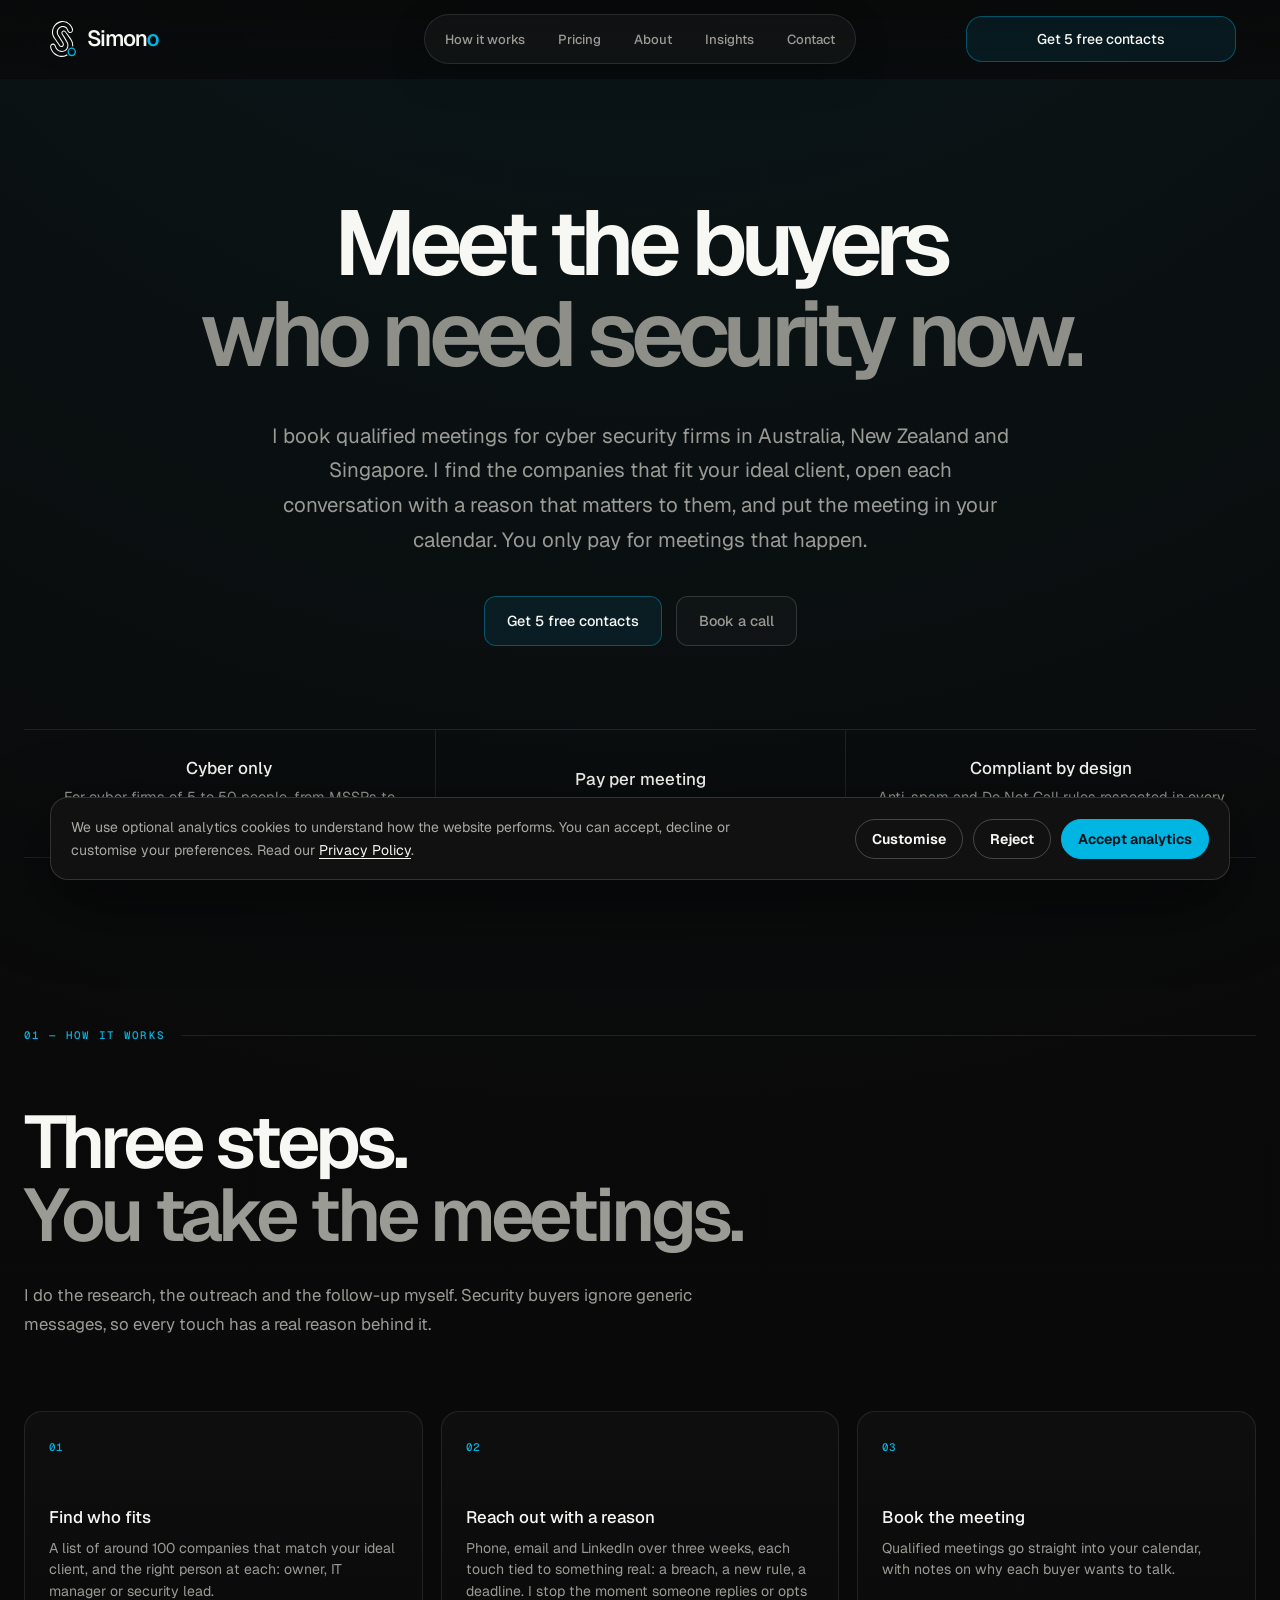
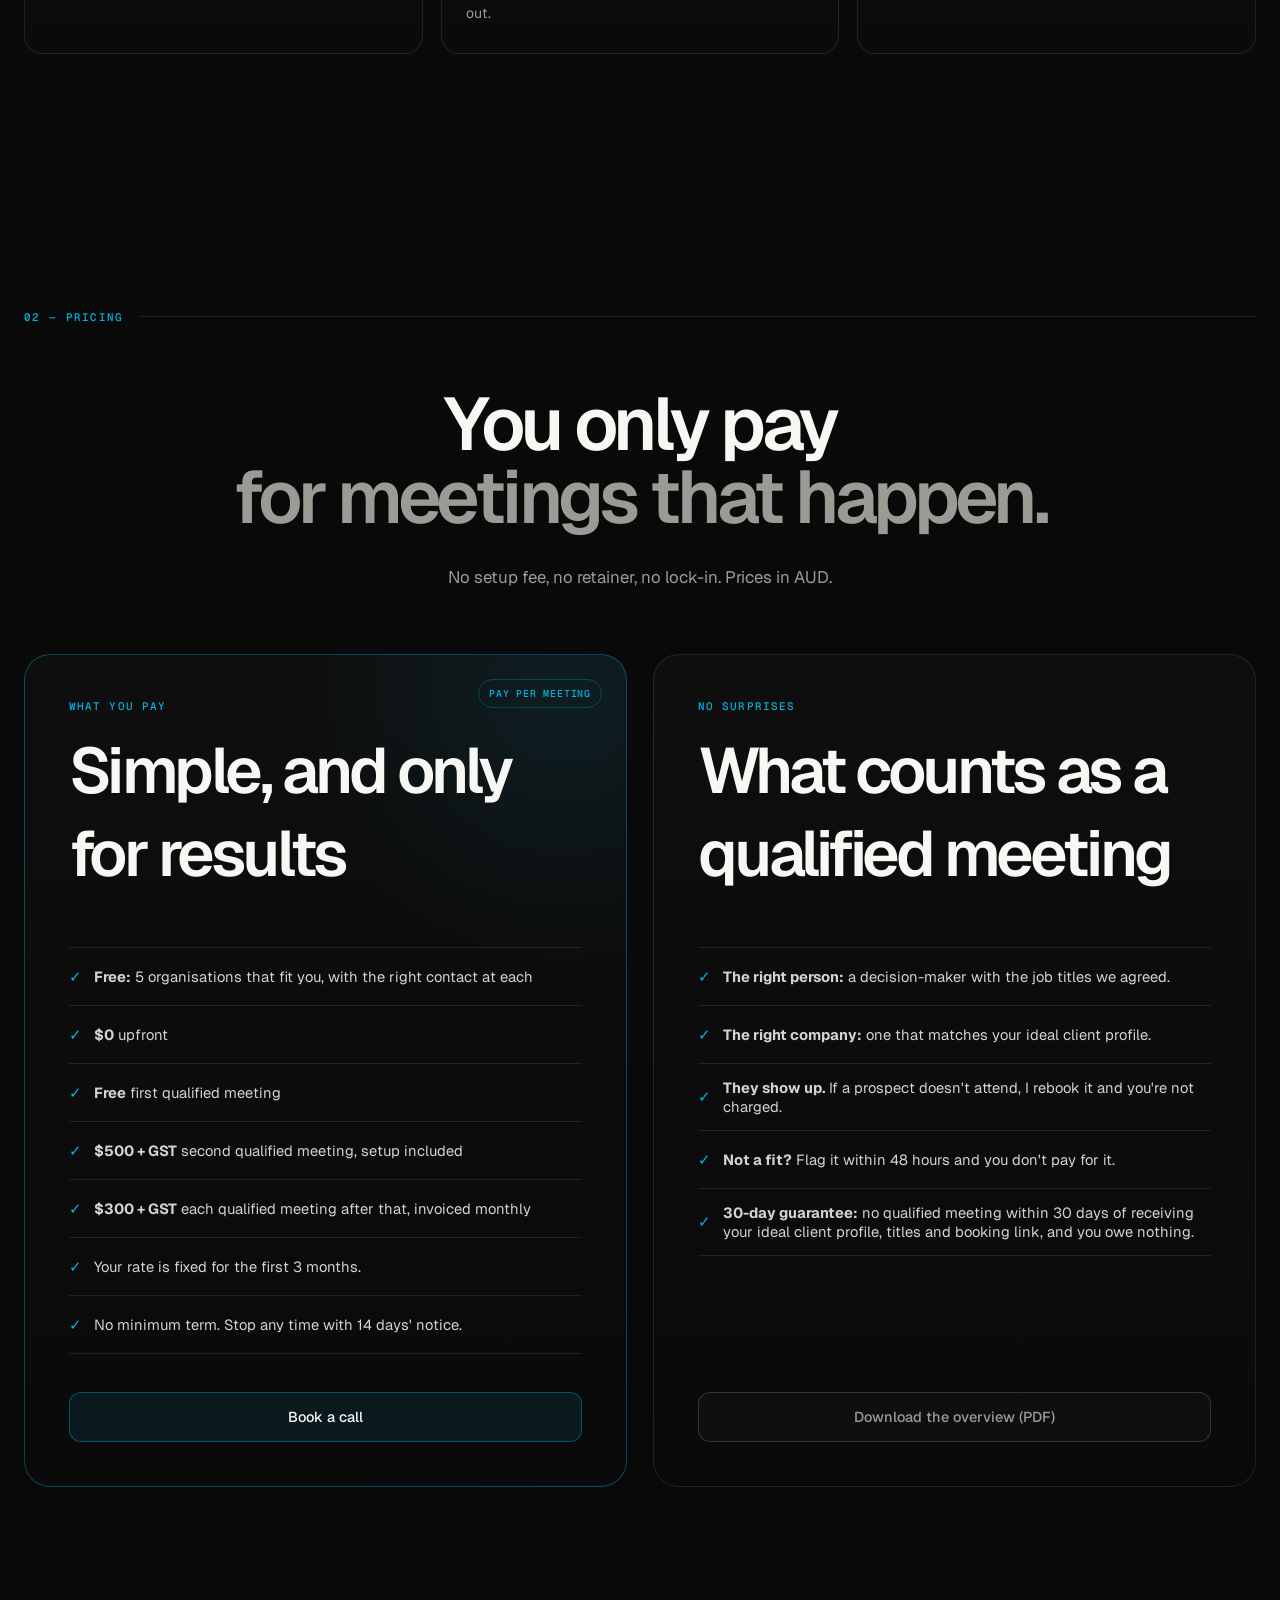
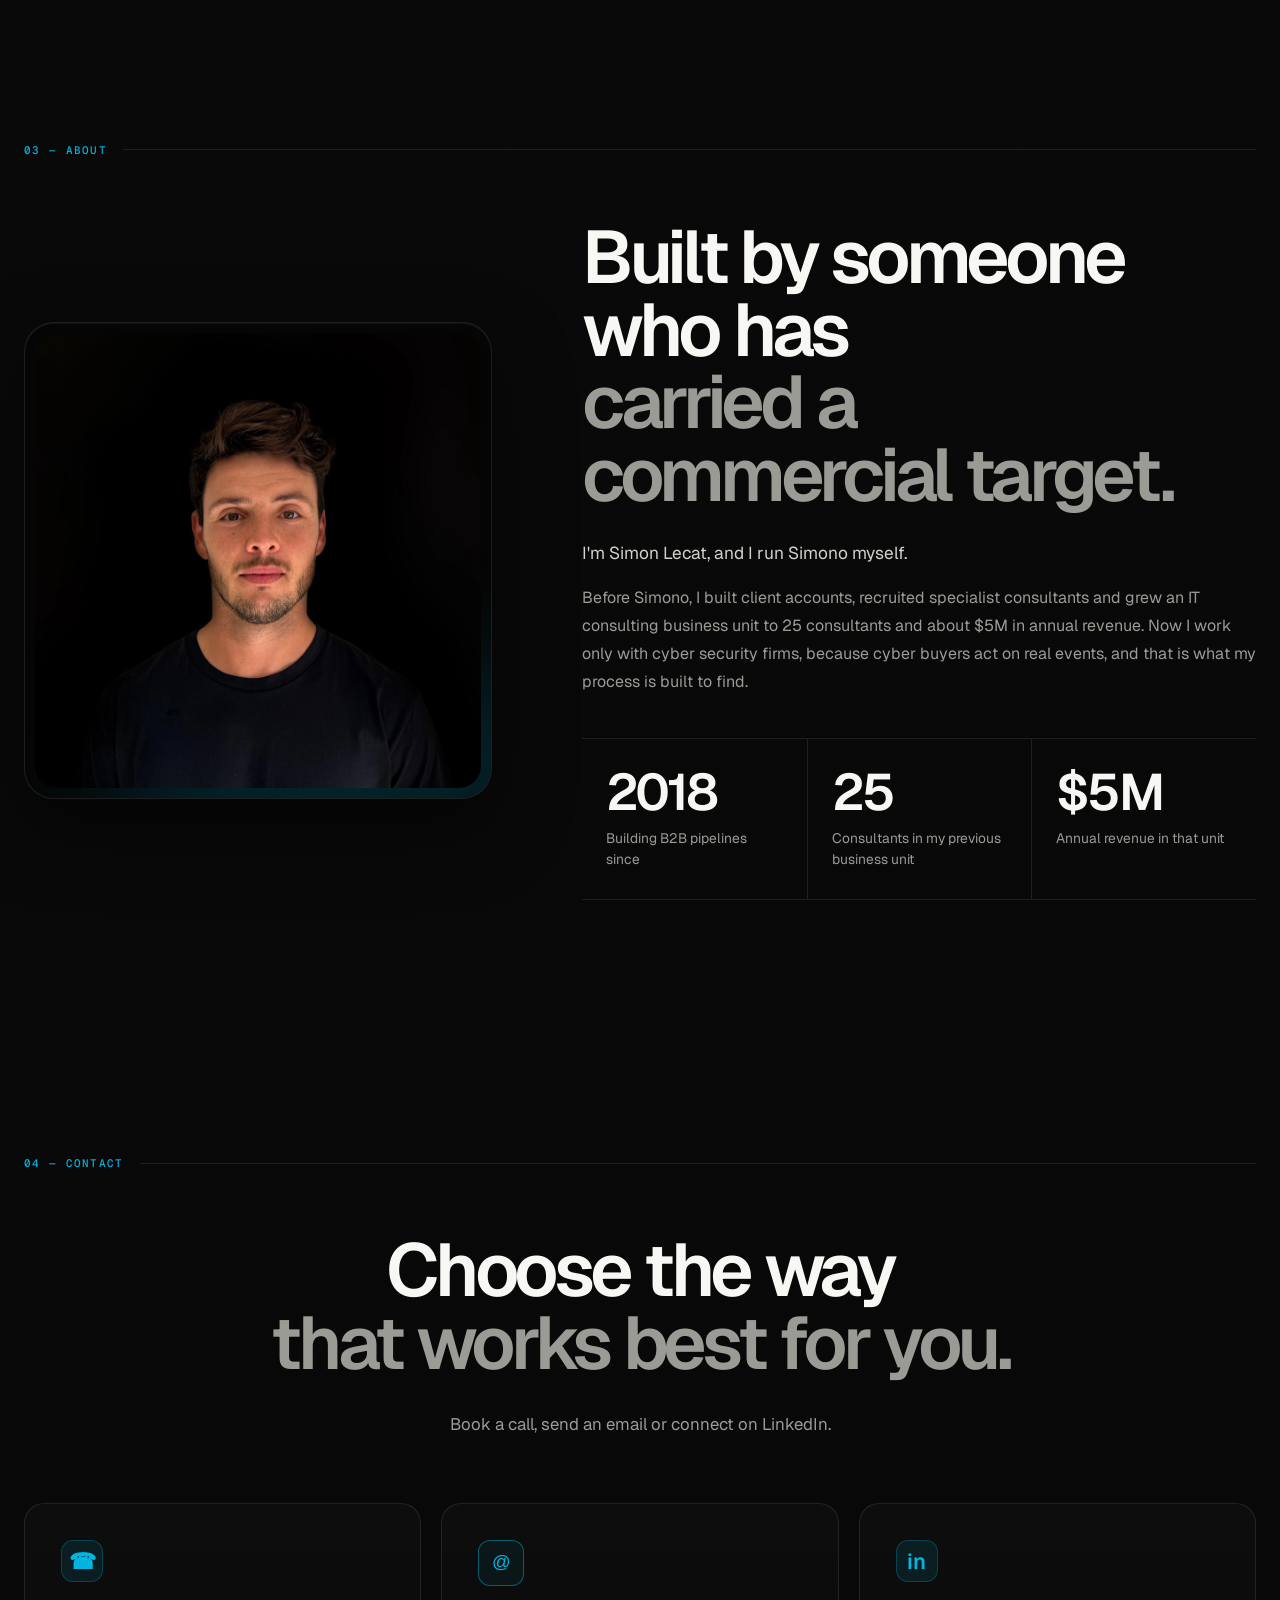
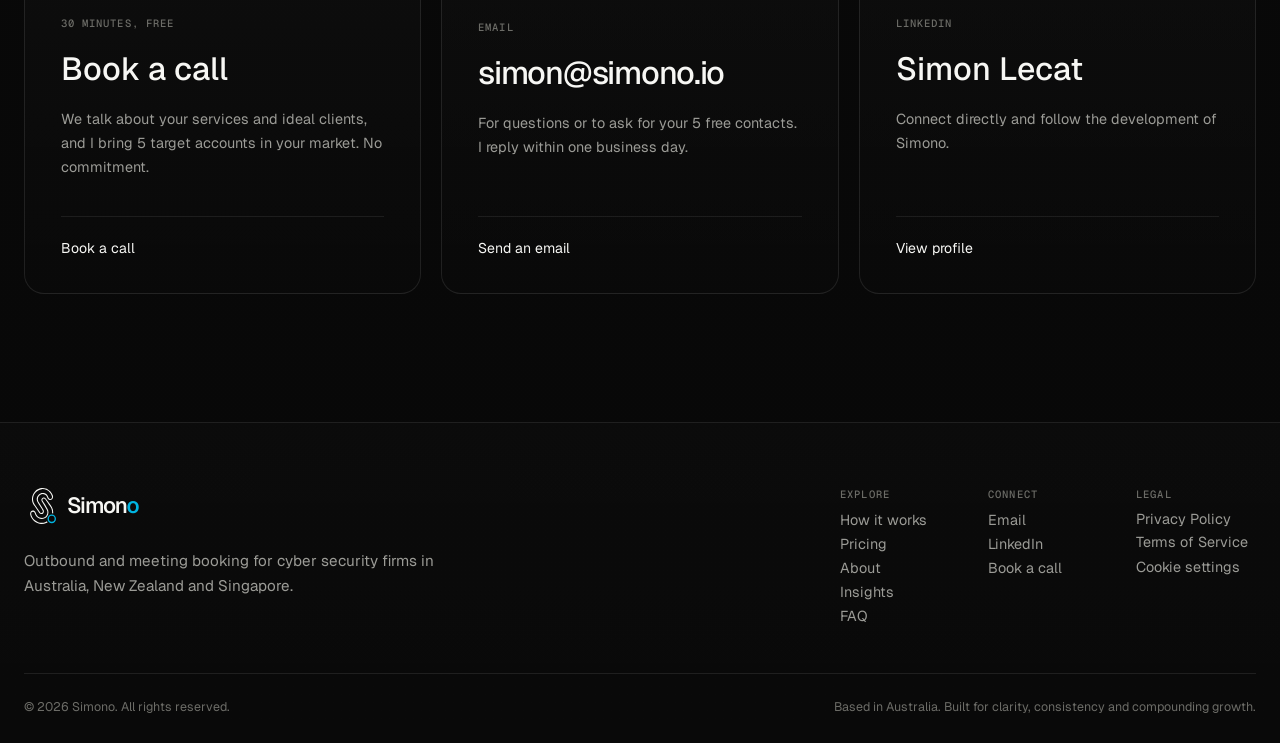
<file: index.html>
<!doctype html>

<html lang="en">
  <head>
    <meta charset="utf-8" />
    <meta content="width=device-width, initial-scale=1.0" name="viewport" />
    <meta
      content="Simono books qualified meetings for founder-led cyber security firms in Australia, New Zealand and Singapore, by tracking live buying triggers and reaching the right decision-maker by phone, email and LinkedIn."
      name="description"
    />
    <meta
      content="index,follow,max-image-preview:large,max-snippet:-1,max-video-preview:-1"
      name="robots"
    />
    <link href="https://www.simono.io/" rel="canonical" />
    <meta content="website" property="og:type" />
    <meta content="Simono" property="og:site_name" />
    <meta
      content="Simono — Outbound &amp; meeting booking for cyber security firms in Australia, NZ &amp; Singapore"
      property="og:title"
    />
    <meta
      content="Meetings with organisations that need security right now. Live buying triggers, the right decision-maker, and phone, email and LinkedIn outreach for cyber security firms."
      property="og:description"
    />
    <meta content="https://www.simono.io/" property="og:url" />
    <meta
      content="https://www.simono.io/assets/simono-og-2026.png"
      property="og:image"
    />
    <meta content="summary_large_image" name="twitter:card" />
    <meta
      content="Simono — Outbound &amp; meeting booking for cyber security firms in Australia, NZ &amp; Singapore"
      name="twitter:title"
    />
    <meta
      content="Meetings with organisations that need security right now. Live buying triggers, the right decision-maker, and phone, email and LinkedIn outreach for cyber security firms."
      name="twitter:description"
    />
    <meta
      content="https://www.simono.io/assets/simono-og-2026.png"
      name="twitter:image"
    />
    <title>
      Simono — Outbound &amp; meeting booking for cyber security firms in
      Australia, NZ &amp; Singapore
    </title>
    <!-- Simono favicon pack -->
    <link rel="icon" href="/favicon.ico" sizes="any" />
    <link rel="icon" type="image/svg+xml" href="/favicon.svg" />
    <link rel="icon" type="image/png" sizes="48x48" href="/favicon-48x48.png" />
    <link rel="icon" type="image/png" sizes="96x96" href="/favicon-96x96.png" />
    <link rel="apple-touch-icon" sizes="180x180" href="/apple-touch-icon.png" />
    <link rel="manifest" href="/site.webmanifest" />
    <meta name="theme-color" content="#090909" />

    <script type="application/ld+json">
      {
        "@context": "https://schema.org",
        "@graph": [
          {
            "@type": "Organization",
            "@id": "https://www.simono.io/#organization",
            "name": "Simono",
            "url": "https://www.simono.io/",
            "logo": "https://www.simono.io/assets/simono-logo.svg",
            "email": "simon@simono.io"
          },
          {
            "@type": "WebSite",
            "@id": "https://www.simono.io/#website",
            "url": "https://www.simono.io/",
            "name": "Simono",
            "publisher": { "@id": "https://www.simono.io/#organization" }
          },
          {
            "@type": "ProfessionalService",
            "@id": "https://www.simono.io/#service",
            "name": "Simono",
            "url": "https://www.simono.io/",
            "description": "Outbound and meeting booking for founder-led cyber security firms in Australia, New Zealand and Singapore, built on live buying triggers and responsible phone, email and LinkedIn outreach.",
            "provider": { "@id": "https://www.simono.io/#organization" },
            "areaServed": ["Australia", "New Zealand", "Singapore"],
            "serviceType": [
              "Cyber security outbound",
              "Appointment setting for cyber security firms",
              "SDR as a service",
              "Trigger-based prospecting",
              "Managed outbound"
            ]
          }
        ]
      }
    </script>
    <link href="https://fonts.googleapis.com" rel="preconnect" />
    <link crossorigin="" href="https://fonts.gstatic.com" rel="preconnect" />
    <link
      as="style"
      href="https://fonts.googleapis.com/css2?family=Geist:wght@400;500;600&amp;family=Geist+Mono:wght@400;500&amp;display=swap"
      rel="preload"
    />
    <link
      href="https://fonts.googleapis.com/css2?family=Geist:wght@400;500;600&amp;family=Geist+Mono:wght@400;500&amp;display=swap"
      media="print"
      onload="this.media = 'all'"
      rel="stylesheet"
    />
    <noscript
      ><link
        href="https://fonts.googleapis.com/css2?family=Geist:wght@400;500;600&amp;family=Geist+Mono:wght@400;500&amp;display=swap"
        rel="stylesheet"
    /></noscript>
    <style id="simono-consolidated-styles">
      :root {
        --bg: #090909;
        --bg-2: #0d0d0d;
        --surface: #111;
        --surface-2: #151515;
        --text: #f7f7f4;
        --muted: #9b9b96;
        --muted-2: #6c6c67;
        --accent: #00b5e2;
        --accent-soft: rgba(0, 181, 226, 0.1);
        --line: rgba(255, 255, 255, 0.09);
        --line-strong: rgba(255, 255, 255, 0.15);
        --max: 1240px;
        --ease: cubic-bezier(0.22, 0.61, 0.36, 1);
      }
      * {
        box-sizing: border-box;
        margin: 0;
        padding: 0;
      }
      html {
        scroll-behavior: smooth;
        background: var(--bg);
      }
      body {
        min-height: 100%;
        overflow-x: hidden;
        color: var(--text);
        background:
          radial-gradient(
            circle at 50% -10%,
            rgba(0, 181, 226, 0.09),
            transparent 28%
          ),
          linear-gradient(180deg, #0a0a0a, #080808);
        font-family: "Geist", Arial, sans-serif;
        -webkit-font-smoothing: antialiased;
      }
      body::before {
        content: "";
        position: fixed;
        inset: 0;
        z-index: -2;
        pointer-events: none;
        background-image:
          linear-gradient(rgba(255, 255, 255, 0.015) 1px, transparent 1px),
          linear-gradient(
            90deg,
            rgba(255, 255, 255, 0.015) 1px,
            transparent 1px
          );
        background-size: 76px 76px;
        mask-image: linear-gradient(to bottom, #000, transparent 75%);
      }
      a {
        color: inherit;
        text-decoration: none;
      }
      button {
        font: inherit;
      }
      .container {
        width: min(var(--max), calc(100% - 48px));
        margin: auto;
      }
      .nav {
        position: fixed;
        inset: 0 0 auto;
        z-index: 100;
        transition: 0.3s ease;
      }
      .nav.scrolled {
        background: rgba(9, 9, 9, 0.78);
        backdrop-filter: blur(18px);
        border-bottom: 1px solid var(--line);
      }
      .nav-inner {
        height: 78px;
        display: flex;
        align-items: center;
        justify-content: space-between;
        gap: 28px;
      }
      .brand {
        display: flex;
        align-items: center;
        gap: 13px;
      }
      .brand img {
        width: 34px;
        height: 34px;
        object-fit: contain;
        filter: invert(1) hue-rotate(180deg);
      }
      .brand span {
        font-size: 1rem;
        font-weight: 500;
        letter-spacing: 0.13em;
      }
      .brand b {
        color: var(--accent);
        font-weight: 500;
      }
      .nav-links {
        display: flex;
        align-items: center;
        gap: 28px;
        color: var(--muted);
        font-size: 0.88rem;
      }
      .nav-links a:hover {
        color: var(--text);
      }
      .button {
        display: inline-flex;
        align-items: center;
        justify-content: center;
        gap: 10px;
        min-height: 50px;
        padding: 0 22px;
        border: 1px solid rgba(0, 181, 226, 0.38);
        border-radius: 12px;
        background: rgba(0, 181, 226, 0.09);
        color: var(--text);
        font-size: 0.9rem;
        font-weight: 500;
        cursor: pointer;
        transition:
          transform 0.25s var(--ease),
          background 0.25s,
          border-color 0.25s;
      }
      .button:hover {
        transform: translateY(-2px);
        background: rgba(0, 181, 226, 0.15);
        border-color: var(--accent);
      }
      .button.secondary {
        border-color: var(--line-strong);
        background: rgba(255, 255, 255, 0.025);
        color: var(--muted);
      }
      .button.secondary:hover {
        color: var(--text);
        background: rgba(255, 255, 255, 0.055);
      }
      .menu {
        display: none;
        width: 44px;
        height: 44px;
        border: 1px solid var(--line);
        border-radius: 11px;
        background: var(--surface);
        color: var(--text);
      }
      .hero {
        padding: 176px 0 110px;
        text-align: center;
      }
      .hero-pill {
        width: max-content;
        max-width: 100%;
        margin: 0 auto 48px;
        padding: 10px 15px;
        border: 1px solid rgba(0, 181, 226, 0.2);
        border-radius: 999px;
        color: var(--muted);
        font: 500 0.7rem "Geist Mono";
        letter-spacing: 0.13em;
        text-transform: uppercase;
      }
      .hero-pill i {
        display: inline-block;
        width: 7px;
        height: 7px;
        margin-right: 10px;
        border-radius: 50%;
        background: var(--accent);
        box-shadow: 0 0 14px var(--accent);
      }
      .hero h1 {
        max-width: 1120px;
        margin: auto;
        font-size: clamp(4.2rem, 8.5vw, 8.6rem);
        font-weight: 600;
        letter-spacing: -0.072em;
        line-height: 0.91;
      }
      .hero h1 span {
        display: block;
        color: #8f8f8a;
      }
      .hero-lead {
        max-width: 760px;
        margin: 34px auto 0;
        color: var(--muted);
        font-size: clamp(1.08rem, 1.6vw, 1.3rem);
        line-height: 1.65;
      }
      .hero-actions {
        display: flex;
        justify-content: center;
        gap: 14px;
        margin-top: 38px;
      }
      .proof-strip {
        margin-top: 88px;
        display: grid;
        grid-template-columns: repeat(3, 1fr);
        border-top: 1px solid var(--line);
        border-bottom: 1px solid var(--line);
      }
      .proof-item {
        padding: 30px 34px;
        text-align: left;
      }
      .proof-item + .proof-item {
        border-left: 1px solid var(--line);
      }
      .proof-item strong {
        display: block;
        margin-bottom: 8px;
        font-size: 1.06rem;
        font-weight: 500;
      }
      .proof-item span {
        color: var(--muted);
        font-size: 0.9rem;
        line-height: 1.5;
      }
      .section {
        padding: 145px 0;
      }
      .section-head {
        display: flex;
        align-items: center;
        gap: 16px;
        margin-bottom: 70px;
      }
      .eyebrow {
        color: var(--accent);
        font: 500 0.68rem "Geist Mono";
        letter-spacing: 0.12em;
        text-transform: uppercase;
        white-space: nowrap;
      }
      .section-rule {
        height: 1px;
        flex: 1;
        background: var(--line);
      }
      .title {
        max-width: 920px;
        font-size: clamp(2.9rem, 5.8vw, 5.8rem);
        font-weight: 600;
        letter-spacing: -0.058em;
        line-height: 0.98;
      }
      .title span {
        display: block;
        color: var(--muted);
      }
      .intro {
        max-width: 680px;
        margin-top: 24px;
        color: var(--muted);
        font-size: 1.05rem;
        line-height: 1.72;
      }
      .diagnosis {
        display: grid;
        grid-template-columns: 0.9fr 1.1fr;
        gap: 90px;
        align-items: center;
      }
      .comparison {
        display: grid;
        grid-template-columns: 1fr 48px 1fr;
        gap: 16px;
        align-items: center;
      }
      .flow {
        display: grid;
        gap: 10px;
      }
      .flow-label {
        margin-bottom: 10px;
        text-align: center;
        color: var(--muted-2);
        font: 500 0.66rem "Geist Mono";
        letter-spacing: 0.11em;
        text-transform: uppercase;
      }
      .flow-label.accent {
        color: var(--accent);
      }
      .flow-node {
        padding: 14px;
        border: 1px solid var(--line);
        border-radius: 12px;
        background: var(--surface);
        text-align: center;
        color: #c8c8c3;
        font-size: 0.85rem;
      }
      .flow-node.good {
        border-color: rgba(0, 181, 226, 0.36);
        background: var(--accent-soft);
        color: var(--accent);
      }
      .arrow {
        text-align: center;
        color: #4f4f4b;
      }
      .vs {
        width: 42px;
        height: 42px;
        display: grid;
        place-items: center;
        border: 1px solid var(--line);
        border-radius: 50%;
        color: var(--muted);
        font: 500 0.68rem "Geist Mono";
      }
      .method-grid {
        display: grid;
        grid-template-columns: repeat(5, 1fr);
        gap: 18px;
        margin-top: 72px;
      }
      .method-card {
        padding: 28px 24px;
        border: 1px solid var(--line);
        border-radius: 18px;
        background: linear-gradient(
          180deg,
          rgba(255, 255, 255, 0.022),
          rgba(255, 255, 255, 0.006)
        );
        transition: 0.25s var(--ease);
      }
      .method-card:hover {
        transform: translateY(-4px);
        border-color: rgba(0, 181, 226, 0.3);
      }
      .method-card small {
        display: block;
        margin-bottom: 52px;
        color: var(--accent);
        font: 500 0.68rem "Geist Mono";
      }
      .method-card h3 {
        margin-bottom: 10px;
        font-size: 1.05rem;
        font-weight: 500;
      }
      .method-card p {
        color: var(--muted);
        font-size: 0.88rem;
        line-height: 1.55;
      }
      .offer-head {
        max-width: 900px;
        margin: 0 auto 62px;
        text-align: center;
      }
      .offer-head .intro {
        margin-left: auto;
        margin-right: auto;
      }
      .offer-grid {
        display: grid;
        grid-template-columns: 1fr 1fr;
        gap: 26px;
      }
      .offer-card {
        position: relative;
        display: flex;
        flex-direction: column;
        min-height: 610px;
        padding: 44px;
        border: 1px solid var(--line);
        border-radius: 26px;
        background: linear-gradient(
          180deg,
          rgba(255, 255, 255, 0.025),
          rgba(255, 255, 255, 0.007)
        );
        overflow: hidden;
        transition: 0.3s var(--ease);
      }
      .offer-card:hover {
        transform: translateY(-5px);
        border-color: rgba(0, 181, 226, 0.3);
      }
      .offer-card.featured {
        border-color: rgba(0, 181, 226, 0.35);
        background:
          radial-gradient(
            circle at 90% 5%,
            rgba(0, 181, 226, 0.09),
            transparent 28%
          ),
          linear-gradient(
            180deg,
            rgba(255, 255, 255, 0.025),
            rgba(255, 255, 255, 0.007)
          );
      }
      .badge {
        position: absolute;
        top: 24px;
        right: 24px;
        padding: 7px 10px;
        border: 1px solid rgba(0, 181, 226, 0.28);
        border-radius: 999px;
        color: var(--accent);
        font: 500 0.62rem "Geist Mono";
        letter-spacing: 0.08em;
        text-transform: uppercase;
      }
      .offer-card small {
        color: var(--accent);
        font: 500 0.68rem "Geist Mono";
        letter-spacing: 0.1em;
        text-transform: uppercase;
      }
      .offer-card h3 {
        margin: 16px 0 16px;
        font-size: clamp(3rem, 5vw, 4.8rem);
        font-weight: 600;
        letter-spacing: -0.055em;
      }
      .offer-card > p {
        max-width: 520px;
        min-height: 82px;
        color: var(--muted);
        line-height: 1.7;
      }
      .offer-list {
        display: grid;
        grid-template-rows: repeat(5, minmax(58px, auto));
        list-style: none;
        margin: 36px 0 38px;
        border-top: 1px solid var(--line);
      }
      .offer-list li {
        display: flex;
        align-items: center;
        gap: 12px;
        min-height: 58px;
        padding: 14px 0;
        border-bottom: 1px solid var(--line);
        color: #d3d3cf;
        font-size: 0.92rem;
      }
      .offer-list li::before {
        content: "✓";
        color: var(--accent);
      }
      /* Keep both solution CTA pairs perfectly aligned. */
      .offer-card > .button:first-of-type {
        margin-top: auto;
      }
      .framework-list {
        margin-top: 70px;
      }
      .framework-item {
        display: grid;
        grid-template-columns: 110px 1fr;
        gap: 46px;
        padding: 52px 0;
        border-top: 1px solid var(--line);
      }
      .framework-item:last-child {
        border-bottom: 1px solid var(--line);
      }
      .framework-index {
        color: var(--accent);
        font: 500 0.72rem "Geist Mono";
        letter-spacing: 0.12em;
      }
      .framework-copy {
        display: grid;
        grid-template-columns: 0.85fr 1fr;
        gap: 70px;
      }
      .framework-copy h3 {
        font-size: clamp(2rem, 3.6vw, 3.8rem);
        font-weight: 500;
        letter-spacing: -0.05em;
        line-height: 1.02;
      }
      .framework-copy p {
        max-width: 550px;
        color: var(--muted);
        line-height: 1.75;
      }
      .why-grid {
        display: grid;
        grid-template-columns: 0.9fr 1.1fr;
        gap: 90px;
        align-items: start;
      }
      .why-copy p {
        color: var(--muted);
        font-size: 1.08rem;
        line-height: 1.8;
      }
      .why-copy p + p {
        margin-top: 18px;
      }
      .metrics {
        display: grid;
        grid-template-columns: 1fr 1fr;
        border-top: 1px solid var(--line);
      }
      .metric {
        padding: 30px 24px;
        border-bottom: 1px solid var(--line);
      }
      .metric:nth-child(odd) {
        border-right: 1px solid var(--line);
      }
      .metric strong {
        display: block;
        margin-bottom: 8px;
        font-size: clamp(2.2rem, 4vw, 4rem);
        font-weight: 600;
        letter-spacing: -0.05em;
      }
      .metric span {
        color: var(--muted);
        font-size: 0.88rem;
      }
      .contact-wrap {
        padding: 150px 0 165px;
        text-align: center;
      }
      .contact-wrap .title {
        margin: auto;
      }
      .contact-wrap .intro {
        margin-left: auto;
        margin-right: auto;
      }
      .contact-grid {
        display: grid;
        grid-template-columns: repeat(3, 1fr);
        gap: 20px;
        margin-top: 64px;
        text-align: left;
      }
      .contact-card {
        position: relative;
        min-height: 280px;
        padding: 30px;
        border: 1px solid var(--line);
        border-radius: 20px;
        background: linear-gradient(
          180deg,
          rgba(255, 255, 255, 0.025),
          rgba(255, 255, 255, 0.007)
        );
        transition: 0.25s var(--ease);
      }
      .contact-card:hover {
        transform: translateY(-4px);
        border-color: rgba(0, 181, 226, 0.32);
      }
      .contact-icon {
        width: 42px;
        height: 42px;
        display: grid;
        place-items: center;
        margin-bottom: 46px;
        border: 1px solid rgba(0, 181, 226, 0.25);
        border-radius: 12px;
        color: var(--accent);
        background: var(--accent-soft);
      }
      .contact-card small {
        color: var(--muted-2);
        font: 500 0.66rem "Geist Mono";
        letter-spacing: 0.1em;
        text-transform: uppercase;
      }
      .contact-card h3 {
        margin: 10px 0 10px;
        font-size: 1.3rem;
        font-weight: 500;
      }
      .contact-card p {
        color: var(--muted);
        font-size: 0.9rem;
        line-height: 1.55;
      }
      .contact-action {
        position: absolute;
        left: 30px;
        right: 30px;
        bottom: 26px;
        display: flex;
        align-items: center;
        justify-content: space-between;
        color: var(--text);
        font-size: 0.88rem;
      }
      .copy-button {
        border: 0;
        background: none;
        color: inherit;
        cursor: pointer;
        text-align: left;
      }
      .footer {
        padding: 32px 0;
        border-top: 1px solid var(--line);
      }
      .footer-inner {
        display: grid;
        grid-template-columns: 1fr auto 1fr;
        align-items: center;
        gap: 20px;
      }
      .footer-center {
        color: var(--muted-2);
        font-size: 0.8rem;
      }
      .footer-links {
        justify-self: end;
        display: flex;
        gap: 20px;
        color: var(--muted);
        font-size: 0.82rem;
      }
      .reveal {
        opacity: 0;
        transform: translateY(26px);
        transition:
          opacity 0.75s var(--ease),
          transform 0.75s var(--ease);
      }
      .reveal.visible {
        opacity: 1;
        transform: none;
      }
      @media (max-width: 1050px) {
        .nav-links,
        .nav .button {
          display: none;
        }
        .menu {
          display: grid;
          place-items: center;
        }
        .diagnosis,
        .why-grid {
          grid-template-columns: 1fr;
        }
        .method-grid {
          grid-template-columns: repeat(2, 1fr);
        }
        .framework-copy {
          grid-template-columns: 1fr;
          gap: 22px;
        }
      }
      @media (max-width: 760px) {
        .container {
          width: min(var(--max), calc(100% - 28px));
        }
        .hero {
          padding: 135px 0 78px;
        }
        .hero h1 {
          font-size: clamp(3.4rem, 15vw, 5.1rem);
        }
        .hero-actions {
          flex-direction: column;
        }
        .proof-strip,
        .offer-grid,
        .contact-grid {
          grid-template-columns: 1fr;
        }
        .proof-item + .proof-item {
          border-left: 0;
          border-top: 1px solid var(--line);
        }
        .section {
          padding: 105px 0;
        }
        .comparison {
          grid-template-columns: 1fr;
        }
        .vs {
          margin: 8px auto;
        }
        .method-grid {
          grid-template-columns: 1fr;
        }
        .offer-card {
          min-height: 0;
          padding: 34px 26px;
        }
        .framework-item {
          grid-template-columns: 1fr;
          gap: 20px;
        }
        .metrics {
          grid-template-columns: 1fr;
        }
        .metric:nth-child(odd) {
          border-right: 0;
        }
        .contact-wrap {
          padding: 110px 0;
        }
        .footer-inner {
          grid-template-columns: 1fr;
          justify-items: start;
        }
        .footer-links {
          justify-self: start;
        }
      }
      @media (prefers-reduced-motion: reduce) {
        * {
          scroll-behavior: auto !important;
          animation: none !important;
          transition: none !important;
        }
      }
      :root {
        --accent: #00b5e2 !important;
        --accent-soft: rgba(0, 181, 226, 0.1) !important;
      }
      .nav {
        padding: 0 !important;
        background: rgba(9, 9, 9, 0.84) !important;
        border-bottom: 1px solid rgba(255, 255, 255, 0.07) !important;
        backdrop-filter: blur(16px) saturate(125%) !important;
        -webkit-backdrop-filter: blur(16px) saturate(125%) !important;
      }
      .nav.scrolled {
        background: rgba(9, 9, 9, 0.94) !important;
      }
      .nav .container {
        width: min(1240px, calc(100% - 48px)) !important;
        padding: 0 !important;
      }
      .nav-inner {
        min-height: 72px !important;
        display: grid !important;
        grid-template-columns: 220px minmax(0, 1fr) 220px !important;
        align-items: center !important;
        gap: 24px !important;
      }
      .nav .brand,
      .footer .brand {
        display: inline-flex !important;
        align-items: center !important;
        justify-content: flex-start !important;
        width: max-content !important;
        min-width: 0 !important;
        margin: 0 !important;
        padding: 0 !important;
        gap: 8px !important;
        transform: none !important;
        text-decoration: none !important;
        white-space: nowrap !important;
      }
      .simono-v3-mark {
        display: block !important;
        width: auto !important;
        height: 32px !important;
        max-width: none !important;
        flex: 0 0 auto !important;
        object-fit: contain !important;
        filter: none !important;
      }
      .simono-v3-wordmark {
        display: inline !important;
        margin: 0 !important;
        padding: 0 !important;
        font-family:
          "Geist",
          "Inter",
          -apple-system,
          BlinkMacSystemFont,
          "Segoe UI",
          sans-serif !important;
        font-size: 21px !important;
        font-weight: 500 !important;
        font-style: normal !important;
        line-height: 1 !important;
        letter-spacing: -0.045em !important;
        color: #f7f7f4 !important;
        font-kerning: normal !important;
        font-variant-ligatures: common-ligatures !important;
        -webkit-font-smoothing: antialiased !important;
        -moz-osx-font-smoothing: grayscale !important;
        text-rendering: geometricPrecision !important;
      }
      .simono-v3-o {
        display: inline !important;
        color: #00b5e2 !important;
        font: inherit !important;
        line-height: inherit !important;
        letter-spacing: inherit !important;
        vertical-align: baseline !important;
      }
      .nav-links {
        justify-self: center !important;
      }
      .nav-cta {
        justify-self: end !important;
      }
      .hero {
        padding-top: 124px !important;
      }
      .footer .simono-v3-mark {
        height: 28px !important;
      }
      .footer .simono-v3-wordmark {
        font-size: 19px !important;
      }
      .footer .brand {
        gap: 7px !important;
      }
      @media (max-width: 1050px) {
        .nav-inner {
          display: flex !important;
          min-height: 68px !important;
        }
        .simono-v3-mark {
          height: 29px !important;
        }
        .simono-v3-wordmark {
          font-size: 20px !important;
        }
      }
      @media (max-width: 720px) {
        .nav .container {
          width: min(100% - 28px, 1240px) !important;
        }
        .nav-inner {
          min-height: 64px !important;
        }
        .simono-v3-mark {
          height: 27px !important;
        }
        .simono-v3-wordmark {
          font-size: 18px !important;
        }
        .footer .simono-v3-mark {
          height: 25px !important;
        }
        .footer .simono-v3-wordmark {
          font-size: 17px !important;
        }
        .hero {
          padding-top: 106px !important;
        }
      }
      .nav-inner {
        grid-template-columns: 220px minmax(0, 1fr) 290px !important;
      }
      .nav-inner > a.button {
        width: 270px !important;
        min-width: 270px !important;
        max-width: 270px !important;
        height: 46px !important;
        min-height: 46px !important;
        padding: 0 18px !important;
        border-radius: 16px !important;
        display: inline-flex !important;
        align-items: center !important;
        justify-content: center !important;
        justify-self: end !important;
        flex: 0 0 270px !important;
        white-space: nowrap !important;
        word-break: normal !important;
        overflow-wrap: normal !important;
        flex-wrap: nowrap !important;
        font-size: 14px !important;
        line-height: 1 !important;
        text-align: center !important;
      }
      @media (max-width: 1050px) {
        .nav-inner > a.button {
          width: 250px !important;
          min-width: 250px !important;
          max-width: 250px !important;
          flex-basis: 250px !important;
          font-size: 13px !important;
        }
      }
      .nav {
        display: flex !important;
        justify-content: center !important;
      }
      .nav .container {
        max-width: 1240px !important;
        width: min(1240px, calc(100% - 64px)) !important;
        margin: 0 auto !important;
        padding: 0 12px !important;
      }
      .nav-inner {
        grid-template-columns: 220px 1fr 270px !important;
        align-items: center !important;
      }
      .nav-links {
        display: flex !important;
        justify-content: center !important;
        gap: 32px !important;
      }
      @media (max-width: 1050px) {
        .nav .container {
          width: min(100% - 32px, 1240px) !important;
        }
      }
      .proof-strip .proof-item {
        display: flex !important;
        flex-direction: column !important;
        justify-content: center !important;
        align-items: center !important;
        text-align: center !important;
      }
      .proof-strip .proof-item strong,
      .proof-strip .proof-item span {
        display: block !important;
        width: 100% !important;
        text-align: center !important;
        margin-left: auto !important;
        margin-right: auto !important;
      }
      body.booking-open {
        overflow: hidden !important;
      }
      .booking-overlay {
        position: fixed;
        inset: 0;
        z-index: 1000;
        display: none;
        overflow-y: auto;
        background: #000;
        color: #f7f7f4;
      }
      .booking-overlay.is-open {
        display: block;
      }
      .booking-shell {
        width: min(1440px, calc(100% - 48px));
        min-height: 100vh;
        margin: 0 auto;
        padding: 28px 0 56px;
      }
      .booking-topbar {
        display: flex;
        align-items: center;
        justify-content: space-between;
        min-height: 52px;
      }
      .booking-back,
      .booking-close {
        display: inline-flex;
        align-items: center;
        justify-content: center;
        min-height: 42px;
        border: 1px solid rgba(255, 255, 255, 0.12);
        border-radius: 12px;
        background: rgba(255, 255, 255, 0.035);
        color: #f7f7f4;
        cursor: pointer;
        transition: 0.2s ease;
      }
      .booking-back {
        padding: 0 16px;
        gap: 8px;
        font-size: 0.88rem;
      }
      .booking-close {
        width: 42px;
        padding: 0;
        font-size: 1.2rem;
      }
      .booking-back:hover,
      .booking-close:hover {
        border-color: rgba(0, 181, 226, 0.45);
        background: rgba(0, 181, 226, 0.09);
      }
      .booking-title {
        max-width: 1080px;
        margin: 26px auto 44px;
        text-align: center;
        font-family: "Geist", Arial, sans-serif;
        font-size: clamp(2.7rem, 5.8vw, 5.9rem);
        font-weight: 500;
        letter-spacing: -0.058em;
        line-height: 0.98;
      }
      .booking-frame {
        width: min(1348px, 100%);
        min-height: 690px;
        margin: 0 auto;
        overflow: hidden;
        border: 1px solid rgba(255, 255, 255, 0.14);
        border-radius: 18px;
        background: #171717;
        box-shadow: 0 30px 80px rgba(0, 0, 0, 0.5);
      }
      #simono-cal-inline {
        width: 100%;
        min-height: 690px;
        overflow: auto;
      }
      .booking-powered {
        margin-top: 28px;
        text-align: center;
        color: #d8d8d4;
        font-size: 1.05rem;
        font-weight: 600;
      }
      @media (max-width: 760px) {
        .booking-shell {
          width: min(100% - 22px, 1440px);
          padding-top: 14px;
        }
        .booking-title {
          margin: 22px auto 30px;
          font-size: clamp(2.35rem, 12vw, 4rem);
        }
        .booking-frame,
        #simono-cal-inline {
          min-height: 760px;
        }
      }
      .why-grid {
        grid-template-columns: 0.75fr 1.25fr !important;
        align-items: center !important;
      }
      .founder-photo {
        display: flex;
        justify-content: center;
      }
      .founder-photo img {
        width: 100%;
        max-width: 380px;
        aspect-ratio: 1/1;
        object-fit: cover;
        border-radius: 22px;
        border: 1px solid rgba(255, 255, 255, 0.08);
        box-shadow: 0 20px 60px rgba(0, 0, 0, 0.45);
      }
      @media (max-width: 1050px) {
        .why-grid {
          grid-template-columns: 1fr !important;
        }
        .founder-photo {
          margin-bottom: 32px;
        }
      }
      #why .section-head {
        margin-bottom: 56px;
      }
      .why-premium {
        display: grid;
        grid-template-columns: minmax(320px, 0.82fr) minmax(0, 1.18fr);
        gap: clamp(54px, 7vw, 110px);
        align-items: center;
      }
      .why-visual {
        position: relative;
      }
      .why-photo-frame {
        position: relative;
        width: 100%;
        max-width: 470px;
        margin: 0 auto;
        padding: 10px;
        overflow: hidden;
        border: 1px solid rgba(255, 255, 255, 0.1);
        border-radius: 30px;
        background: linear-gradient(
          180deg,
          rgba(255, 255, 255, 0.055),
          rgba(255, 255, 255, 0.012)
        );
        box-shadow:
          0 28px 80px rgba(0, 0, 0, 0.46),
          inset 0 1px 0 rgba(255, 255, 255, 0.05);
      }
      .why-photo-frame img {
        position: relative;
        z-index: 1;
        display: block;
        width: 100%;
        height: auto;
        aspect-ratio: auto;
        object-fit: contain;
        object-position: center center;
        border-radius: 22px;
        filter: saturate(0.92) contrast(1.03);
      }
      .why-photo-glow {
        position: absolute;
        inset: auto -18% -14% 15%;
        z-index: 0;
        height: 44%;
        border-radius: 50%;
        background: rgba(0, 181, 226, 0.18);
        filter: blur(58px);
        pointer-events: none;
      }
      .why-photo-label {
        position: absolute;
        z-index: 2;
        left: 28px;
        bottom: 28px;
        display: inline-flex;
        align-items: center;
        gap: 10px;
        padding: 11px 14px;
        border: 1px solid rgba(255, 255, 255, 0.13);
        border-radius: 999px;
        background: rgba(9, 9, 9, 0.72);
        backdrop-filter: blur(14px);
        -webkit-backdrop-filter: blur(14px);
        color: #e8e8e4;
        font: 500 0.69rem "Geist Mono";
        letter-spacing: 0.06em;
        text-transform: uppercase;
      }
      .why-photo-dot {
        width: 7px;
        height: 7px;
        border-radius: 50%;
        background: var(--accent);
        box-shadow: 0 0 14px var(--accent);
      }
      .why-content {
        display: flex;
        flex-direction: column;
        gap: 42px;
      }
      .why-copy-premium {
        max-width: 760px;
      }
      .why-kicker {
        display: block;
        margin-bottom: 18px;
        color: var(--accent);
        font: 500 0.68rem "Geist Mono";
        letter-spacing: 0.12em;
        text-transform: uppercase;
      }
      .why-copy-premium .title {
        max-width: 780px;
      }
      .why-copy-premium .why-lead {
        margin-top: 26px;
        color: #d3d3ce;
        font-size: 1.08rem;
        line-height: 1.75;
      }
      .why-copy-premium p:last-child {
        margin-top: 16px;
        max-width: 710px;
        color: var(--muted);
        font-size: 1rem;
        line-height: 1.75;
      }
      .why-metrics-premium {
        display: grid;
        grid-template-columns: repeat(3, 1fr);
        border-top: 1px solid var(--line);
        border-bottom: 1px solid var(--line);
      }
      .why-metric {
        min-width: 0;
        padding: 28px 24px 30px;
      }
      .why-metric + .why-metric {
        border-left: 1px solid var(--line);
      }
      .why-metric strong {
        display: block;
        margin-bottom: 10px;
        color: var(--text);
        font-size: clamp(2.4rem, 4vw, 4.2rem);
        font-weight: 600;
        letter-spacing: -0.055em;
        line-height: 1;
      }
      .why-metric span {
        display: block;
        max-width: 190px;
        color: var(--muted);
        font-size: 0.86rem;
        line-height: 1.5;
      }
      @media (max-width: 1050px) {
        .why-premium {
          grid-template-columns: 1fr;
          gap: 54px;
        }
        .why-photo-frame {
          max-width: 520px;
        }
        .why-content {
          max-width: 900px;
          margin: 0 auto;
        }
      }
      @media (max-width: 700px) {
        .why-photo-frame {
          padding: 7px;
          border-radius: 24px;
        }
        .why-photo-frame img {
          border-radius: 18px;
        }
        .why-photo-label {
          left: 20px;
          right: 20px;
          bottom: 20px;
          justify-content: center;
          text-align: center;
          font-size: 0.61rem;
        }
        .why-content {
          gap: 32px;
        }
        .why-metrics-premium {
          grid-template-columns: 1fr;
        }
        .why-metric {
          padding: 24px 4px;
        }
        .why-metric + .why-metric {
          border-left: 0;
          border-top: 1px solid var(--line);
        }
        .why-metric span {
          max-width: none;
        }
      }
      .contact-grid {
        align-items: stretch !important;
      }
      .contact-card {
        display: flex !important;
        flex-direction: column !important;
        min-height: 340px !important;
        padding: 36px !important;
      }
      .contact-icon {
        margin-bottom: 34px !important;
      }
      .contact-card small {
        margin-bottom: 18px !important;
      }
      .contact-card h3 {
        margin: 0 0 18px !important;
        font-size: 2rem !important;
      }
      .contact-card p {
        flex: 1 !important;
        margin: 0 !important;
        line-height: 1.7 !important;
      }
      .contact-action {
        position: static !important;
        margin-top: 36px !important;
        padding-top: 22px !important;
        border-top: 1px solid rgba(255, 255, 255, 0.08) !important;
        display: flex !important;
        justify-content: space-between !important;
        align-items: center !important;
      }
      #copyEmail {
        width: 100% !important;
        background: none !important;
        border: none !important;
        padding: 22px 0 0 !important;
      }
      .contact-card[href]:hover {
        cursor: pointer;
      }
      .contact-icon {
        font-size: 1.35rem;
        font-weight: 600;
      }
      body.booking-open {
        overflow: hidden !important;
      }
      .booking-overlay {
        position: fixed;
        inset: 0;
        z-index: 1100;
        display: none;
        overflow-y: auto;
        background: rgba(5, 5, 5, 0.98);
        color: var(--text);
        opacity: 0;
        transition: opacity 0.24s ease;
      }
      .booking-overlay.is-open {
        display: block;
        opacity: 1;
      }
      .booking-shell {
        width: min(1380px, calc(100% - 40px));
        min-height: 100vh;
        margin: 0 auto;
        padding: 24px 0 48px;
        transform: translateY(14px);
        transition: transform 0.3s var(--ease);
      }
      .booking-overlay.is-open .booking-shell {
        transform: none;
      }
      .booking-topbar {
        display: flex;
        justify-content: space-between;
        align-items: center;
        min-height: 48px;
      }
      .booking-back,
      .booking-close {
        display: inline-flex;
        align-items: center;
        justify-content: center;
        min-height: 42px;
        border: 1px solid var(--line-strong);
        border-radius: 12px;
        background: rgba(255, 255, 255, 0.03);
        color: var(--text);
        cursor: pointer;
      }
      .booking-back {
        padding: 0 16px;
        font-size: 0.88rem;
      }
      .booking-close {
        width: 42px;
        font-size: 1.2rem;
      }
      .booking-copy {
        max-width: 960px;
        margin: 104px auto 38px;
        padding: 0 24px;
        text-align: center;
      }
      .booking-kicker {
        display: block;
        margin-bottom: 14px;
        color: var(--accent);
        font: 500 0.68rem "Geist Mono";
        letter-spacing: 0.12em;
        text-transform: uppercase;
      }
      .booking-title {
        margin: 0 auto;
        font-size: clamp(2.9rem, 5.5vw, 5.7rem);
        font-weight: 600;
        letter-spacing: -0.06em;
        line-height: 0.98;
      }
      .booking-subtitle {
        max-width: 760px;
        margin: 26px auto 0;
        color: var(--muted);
        font-size: 1.05rem;
        line-height: 1.7;
        text-align: center;
      }
      .booking-reassurance {
        display: flex;
        flex-wrap: wrap;
        justify-content: center;
        gap: 8px;
        max-width: 820px;
        margin: 20px auto 0;
        padding: 15px 18px;
        border: 1px solid var(--line);
        border-radius: 14px;
        background: rgba(255, 255, 255, 0.025);
        color: var(--muted);
        font-size: 0.9rem;
        text-align: center;
      }
      .booking-reassurance strong {
        color: var(--text);
        font-weight: 500;
      }
      .booking-frame {
        width: 100%;
        min-height: 700px;
        overflow: hidden;
        border: 1px solid var(--line-strong);
        border-radius: 20px;
        background: #151515;
        box-shadow: 0 30px 80px rgba(0, 0, 0, 0.45);
      }
      #simono-cal-inline {
        min-height: 700px;
      }
      @media (max-width: 760px) {
        .booking-shell {
          width: min(100% - 20px, 1380px);
          padding-top: 12px;
        }
        .booking-copy {
          margin-top: 64px;
          padding: 0 10px;
        }
        .booking-title {
          font-size: clamp(2.3rem, 12vw, 4rem);
        }
        .booking-reassurance {
          display: block;
        }
        .booking-reassurance span {
          display: block;
          margin-top: 6px;
        }
        .booking-frame,
        #simono-cal-inline {
          min-height: 780px;
        }
      }
      .footer {
        padding: 0;
        border-top: 1px solid var(--line);
        background: linear-gradient(
          180deg,
          rgba(255, 255, 255, 0.012),
          rgba(255, 255, 255, 0.004)
        );
      }
      .footer-v4 {
        padding: 64px 0 28px;
      }
      .footer-v4-main {
        display: grid;
        grid-template-columns: minmax(0, 1fr) auto;
        gap: 40px;
        align-items: start;
        padding-bottom: 48px;
      }
      .footer-v4-brand p {
        max-width: 420px;
        margin-top: 18px;
        color: var(--muted);
        font-size: 0.95rem;
        line-height: 1.65;
      }
      .footer-v4-links {
        display: grid;
        grid-template-columns: repeat(2, max-content);
        gap: 28px;
        align-items: start;
      }
      .footer-v4-links div {
        display: grid;
        gap: 6px;
      }
      .footer-v4-links span {
        margin-bottom: 4px;
        color: var(--muted-2);
        font: 500 0.66rem "Geist Mono";
        letter-spacing: 0.11em;
        text-transform: uppercase;
      }
      .footer-v4-links a {
        color: var(--muted);
        font-size: 0.9rem;
        transition: 0.2s ease;
      }
      .footer-v4-links a:hover {
        color: var(--text);
      }
      .footer-v4-bottom {
        display: flex;
        justify-content: space-between;
        gap: 24px;
        padding-top: 24px;
        border-top: 1px solid var(--line);
        color: var(--muted-2);
        font-size: 0.78rem;
      }
      @media (max-width: 760px) {
        .footer-v4-main {
          grid-template-columns: 1fr;
          gap: 42px;
        }
        .footer-v4-links {
          grid-template-columns: repeat(2, max-content);
          gap: 28px;
        }
        .footer-v4-bottom {
          flex-direction: column;
        }
      }
      .contact-icon-email {
        width: 46px;
        height: 46px;
        border: 1px solid rgba(0, 181, 226, 0.45);
        border-radius: 12px;
        display: flex;
        align-items: center;
        justify-content: center;
        font-family: Inter, Arial, sans-serif !important;
        font-size: 1.15rem !important;
        font-weight: 500 !important;
        line-height: 1;
        color: var(--accent) !important;
        background: rgba(0, 181, 226, 0.06);
      }
      .contact-email-title {
        overflow-wrap: anywhere !important;
        font-size: clamp(1.45rem, 2.25vw, 2rem) !important;
        letter-spacing: -0.04em !important;
      }
      @media (max-width: 1100px) and (min-width: 761px) {
        .contact-email-title {
          font-size: 1.45rem !important;
        }
      }
      @media (max-width: 1050px) {
        .nav .container {
          width: min(100% - 32px, 1240px) !important;
          padding: 0 !important;
        }
        .nav-inner {
          position: relative !important;
          display: flex !important;
          justify-content: space-between !important;
          align-items: center !important;
          width: 100% !important;
          min-height: 68px !important;
          gap: 16px !important;
        }
        .nav-inner > a.button {
          display: none !important;
        }
        .menu {
          display: grid !important;
          place-items: center !important;
          flex: 0 0 44px !important;
          margin-left: auto !important;
          cursor: pointer !important;
        }
        .nav-links {
          position: absolute !important;
          top: calc(100% + 10px) !important;
          left: 0 !important;
          right: 0 !important;
          z-index: 120 !important;
          display: grid !important;
          gap: 0 !important;
          padding: 10px !important;
          border: 1px solid var(--line-strong) !important;
          border-radius: 16px !important;
          background: rgba(12, 12, 12, 0.98) !important;
          box-shadow: 0 24px 60px rgba(0, 0, 0, 0.45) !important;
          backdrop-filter: blur(18px) !important;
          -webkit-backdrop-filter: blur(18px) !important;
          opacity: 0 !important;
          visibility: hidden !important;
          transform: translateY(-8px) !important;
          pointer-events: none !important;
          transition:
            opacity 0.2s ease,
            transform 0.2s ease,
            visibility 0.2s ease !important;
        }
        .nav-links.is-open {
          opacity: 1 !important;
          visibility: visible !important;
          transform: none !important;
          pointer-events: auto !important;
        }
        .nav-links a {
          display: flex !important;
          align-items: center !important;
          min-height: 48px !important;
          padding: 0 14px !important;
          border-radius: 10px !important;
          color: var(--muted) !important;
        }
        .nav-links a:hover,
        .nav-links a:focus-visible {
          color: var(--text) !important;
          background: rgba(255, 255, 255, 0.05) !important;
        }
      }

      .founder-placeholder {
        display: flex;
        min-height: 520px;
        flex-direction: column;
        align-items: center;
        justify-content: center;
        gap: 14px;
        border-radius: 22px;
        background:
          radial-gradient(
            circle at 50% 30%,
            rgba(0, 181, 226, 0.16),
            transparent 34%
          ),
          linear-gradient(145deg, #141414, #090909);
        color: var(--text);
        text-align: center;
      }
      .founder-placeholder span {
        color: var(--accent);
        font: 500 0.72rem "Geist Mono";
        letter-spacing: 0.18em;
      }
      .founder-placeholder strong {
        font-size: clamp(2rem, 4vw, 4rem);
        font-weight: 500;
        letter-spacing: -0.05em;
      }
      @media (max-width: 760px) {
        .nav .container {
          width: min(100% - 28px, 1240px) !important;
        }
        .nav-inner {
          min-height: 64px !important;
        }
        .hero-pill {
          width: auto !important;
          max-width: 100% !important;
          line-height: 1.45 !important;
        }
        .button {
          width: 100% !important;
        }
        .offer-card .button {
          display: flex !important;
        }
        .contact-card {
          min-height: 300px !important;
          padding: 28px !important;
        }
        .contact-email-title {
          font-size: 1.35rem !important;
        }
      }

      /* Footer connect links tightened */
      .footer-v4-links > div:last-child {
        align-content: start !important;
        gap: 6px !important;
      }
      .footer-v4-links > div:last-child a {
        line-height: 1.2 !important;
        margin: 0 !important;
        padding: 0 !important;
      }

      .footer-v4-links button[data-cookie-settings] {
        display: block;
        -webkit-appearance: none;
        appearance: none;
        background: none;
        border: 0;
        padding: 0;
        margin: 0;
        color: #9b9b96;
        font-family: "Geist", sans-serif;
        font-size: 0.9rem;
        font-weight: 400;
        line-height: 1.35;
        letter-spacing: normal;
        text-align: left;
        text-decoration: none;
        cursor: pointer;
        transition: color 0.2s ease;
      }
      .footer-v4-links button[data-cookie-settings]:hover {
        color: #f7f7f4;
      }
      .footer-v4-links {
        grid-template-columns: repeat(3, minmax(120px, 1fr)) !important;
      }
      @media (max-width: 760px) {
        .footer-v4-links {
          grid-template-columns: 1fr 1fr !important;
        }
        .footer-v4-links > div:last-child {
          grid-column: 1/-1;
        }
      }
    </style>
    <style id="hero-harmonised-final">
      /* Final hero composition: centered core, proof strip anchored to the viewport bottom. */
      @media (min-width: 1051px) {
        .hero {
          min-height: 100svh;
          padding: 72px 0 0 !important;
          display: block;
        }
        .hero > .container {
          min-height: calc(100svh - 72px);
          display: grid;
          grid-template-rows: minmax(0, 1fr) auto;
        }
        .hero-core-final {
          width: 100%;
          align-self: center;
          display: flex;
          flex-direction: column;
          align-items: center;
          justify-content: center;
          padding: clamp(34px, 5vh, 58px) 0 clamp(30px, 4.5vh, 52px);
        }
        .hero-pill {
          margin: 0 auto clamp(26px, 3.2vh, 38px) !important;
        }
        .hero h1 {
          max-width: 1180px;
          margin: 0 auto !important;
          font-size: clamp(4.4rem, 7.15vw, 7.8rem) !important;
          line-height: 0.9 !important;
        }
        .hero h1 span {
          margin-top: 0.04em;
        }
        .hero-lead {
          max-width: 820px;
          margin: clamp(28px, 3.6vh, 38px) auto 0 !important;
          text-align: center;
        }
        .hero-actions {
          margin-top: clamp(26px, 3.3vh, 36px) !important;
        }
        .proof-strip {
          width: 100%;
          margin-top: 0 !important;
        }
        .proof-item {
          padding: clamp(24px, 3vh, 30px) 30px !important;
        }
      }
      @media (min-width: 1051px) and (max-height: 860px) {
        .hero-core-final {
          padding: 24px 0 30px;
        }
        .hero-pill {
          margin-bottom: 20px !important;
          padding: 8px 13px !important;
        }
        .hero h1 {
          font-size: clamp(4rem, 6.65vw, 6.75rem) !important;
        }
        .hero-lead {
          margin-top: 22px !important;
          font-size: 1.02rem !important;
          line-height: 1.55 !important;
        }
        .hero-actions {
          margin-top: 22px !important;
        }
        .proof-item {
          padding: 21px 28px !important;
        }
      }
      @media (max-width: 1050px) {
        .hero-core-final {
          display: contents;
        }
      }
    </style>
    <style id="proof-strip-raised-fixed">
      /* Raise the complete proof strip while preserving all reveal animations. */
      @media (min-width: 1051px) {
        .proof-strip {
          position: relative !important;
          top: -42px !important;
        }
      }

      @media (min-width: 1051px) and (max-height: 860px) {
        .proof-strip {
          top: -34px !important;
        }
      }
    </style>
    <style id="simono-v6-insights-styles">
      /* Insights — balanced editorial grid */
      .insights-grid {
        display: grid;
        grid-template-columns: repeat(2, minmax(0, 1fr));
        gap: 18px;
        margin-top: 58px;
      }
      .insight-card {
        position: relative;
        display: flex;
        flex-direction: column;
        min-height: 310px;
        padding: 30px;
        border: 1px solid var(--line);
        border-radius: 20px;
        background: linear-gradient(
          180deg,
          rgba(255, 255, 255, 0.022),
          rgba(255, 255, 255, 0.006)
        );
        overflow: hidden;
        transition:
          transform 0.28s var(--ease),
          border-color 0.28s,
          background 0.28s;
      }
      .insight-card:hover {
        transform: translateY(-4px);
        border-color: rgba(0, 181, 226, 0.34);
        background: linear-gradient(
          180deg,
          rgba(0, 181, 226, 0.045),
          rgba(255, 255, 255, 0.008)
        );
      }
      .insight-card.featured {
        min-height: 310px;
        padding: 30px;
        background:
          radial-gradient(
            circle at 92% 0%,
            rgba(0, 181, 226, 0.09),
            transparent 38%
          ),
          linear-gradient(
            180deg,
            rgba(255, 255, 255, 0.024),
            rgba(255, 255, 255, 0.006)
          );
      }
      .insight-stack {
        display: contents;
      }
      .insight-meta {
        display: flex;
        flex-wrap: wrap;
        align-items: center;
        gap: 9px 12px;
        margin-bottom: 26px;
        color: var(--muted-2);
        font: 500 0.64rem "Geist Mono";
        letter-spacing: 0.08em;
        text-transform: uppercase;
      }
      .insight-meta span:first-child {
        color: var(--accent);
      }
      .insight-card h3,
      .insight-card:not(.featured) h3 {
        max-width: 570px;
        font-size: clamp(1.55rem, 2.35vw, 2.35rem);
        font-weight: 500;
        letter-spacing: -0.04em;
        line-height: 1.08;
      }
      .insight-card p {
        max-width: 560px;
        margin-top: 16px;
        color: var(--muted);
        font-size: 0.92rem;
        line-height: 1.65;
      }
      .insight-link {
        display: flex;
        align-items: center;
        justify-content: space-between;
        margin-top: auto;
        padding-top: 28px;
        color: var(--text);
        font-size: 0.86rem;
      }
      .insight-link b {
        color: var(--accent);
        font-weight: 500;
        transition: transform 0.2s ease;
      }
      .insight-card:hover .insight-link b {
        transform: translateX(4px);
      }
      .insights-more {
        display: flex;
        justify-content: center;
        margin-top: 30px;
      }
      @media (max-width: 800px) {
        .insights-grid {
          grid-template-columns: 1fr;
          margin-top: 44px;
        }
        .insight-card,
        .insight-card.featured {
          min-height: 280px;
        }
      }
      @media (max-width: 600px) {
        .insight-card,
        .insight-card.featured {
          padding: 25px;
          min-height: 270px;
        }
        .insight-card h3,
        .insight-card:not(.featured) h3 {
          font-size: 1.65rem;
        }
      }
    </style>
    <link rel="stylesheet" href="assets/readability.css?v=2" />
    <link rel="stylesheet" href="assets/nav-enhanced.css?v=1" />
    <script defer src="assets/nav-enhanced.js?v=3"></script>
    <style id="simplified-homepage-2026-11">
      @media (min-width: 761px) {
        .method-grid.method-grid-3 { grid-template-columns: repeat(3, 1fr); }
      }
    </style>
  </head>
  <body>
    <header class="nav" id="nav">
      <div class="container nav-inner">
        <a aria-label="Simono home" class="brand" href="#top"
          ><img
            alt=""
            aria-hidden="true"
            class="simono-v3-mark"
            decoding="async"
            height="74"
            src="assets/simono-mark.svg?v=8"
            width="54"
          /><span class="simono-v3-wordmark"
            >Simon<span class="simono-v3-o">o</span></span
          ></a
        >
        <nav class="nav-links" id="primary-navigation">
          <a href="#method">How it works</a>
          <a href="#offer">Pricing</a>
          <a href="#why">About</a>
          <a href="/insights/">Insights</a>
          <a href="#contact">Contact</a>
        </nav>
        <a
          class="button"
          href="mailto:simon@simono.io?subject=Send%20me%205%20free%20contacts&amp;body=Hi%20Simon%2C%0A%0AI%27d%20like%20the%20free%20list%20of%205%20organisations%20that%20fit%20us%2C%20with%20the%20right%20contact%20at%20each.%0A%0AOur%20firm%3A%20%0AWhat%20we%20sell%3A%20%0AWho%20we%20sell%20to%3A%20%0A"
          >Get 5 free contacts</a
        >
        <button
          aria-controls="primary-navigation"
          aria-expanded="false"
          aria-label="Open menu"
          class="menu"
        >
          ☰
        </button>
      </div>
    </header>
    <main id="top">
      <section class="hero">
        <div class="container">
          <div class="hero-core-final">
            <h1>Meet the buyers<span>who need security now.</span></h1>
            <p class="hero-lead">
              I book qualified meetings for cyber security firms in Australia,
              New Zealand and Singapore. I find the companies that fit your
              ideal client, open each conversation with a reason that matters
              to them, and put the meeting in your calendar. You only pay for
              meetings that happen.
            </p>
            <div class="hero-actions">
              <a
                class="button"
                href="mailto:simon@simono.io?subject=Send%20me%205%20free%20contacts&amp;body=Hi%20Simon%2C%0A%0AI%27d%20like%20the%20free%20list%20of%205%20organisations%20that%20fit%20us%2C%20with%20the%20right%20contact%20at%20each.%0A%0AOur%20firm%3A%20%0AWhat%20we%20sell%3A%20%0AWho%20we%20sell%20to%3A%20%0A"
                >Get 5 free contacts</a
              >
              <a
                class="button secondary open-booking"
                data-booking-type="default"
                href="#booking"
                >Book a call</a
              >
            </div>
          </div>
          <div class="proof-strip reveal">
            <div class="proof-item">
              <strong>Cyber only</strong
              ><span>For cyber firms of 5 to 50 people, from MSSPs to software vendors.</span>
            </div>
            <div class="proof-item">
              <strong>Pay per meeting</strong
              ><span>Nothing upfront. Your first qualified meeting is free.</span>
            </div>
            <div class="proof-item">
              <strong>Compliant by design</strong
              ><span>Anti-spam and Do Not Call rules respected in every market.</span>
            </div>
          </div>
        </div>
      </section>
      <section class="section" id="method">
        <div class="container">
          <div class="section-head">
            <span class="eyebrow">01 — How it works</span
            ><span class="section-rule"></span>
          </div>
          <div class="reveal">
            <h2 class="title">Three steps.<span>You take the meetings.</span></h2>
            <p class="intro">
              I do the research, the outreach and the follow-up myself. Security
              buyers ignore generic messages, so every touch has a real reason
              behind it.
            </p>
          </div>
          <div class="method-grid method-grid-3">
            <article class="method-card reveal">
              <small>01</small>
              <h3>Find who fits</h3>
              <p>
                A list of around 100 companies that match your ideal client,
                and the right person at each: owner, IT manager or security
                lead.
              </p>
            </article>
            <article class="method-card reveal">
              <small>02</small>
              <h3>Reach out with a reason</h3>
              <p>
                Phone, email and LinkedIn over three weeks, each touch tied to
                something real: a breach, a new rule, a deadline. I stop the
                moment someone replies or opts out.
              </p>
            </article>
            <article class="method-card reveal">
              <small>03</small>
              <h3>Book the meeting</h3>
              <p>
                Qualified meetings go straight into your calendar, with notes
                on why each buyer wants to talk.
              </p>
            </article>
          </div>
        </div>
      </section>
      <section class="section" id="offer">
        <div class="container">
          <div class="section-head">
            <span class="eyebrow">02 — Pricing</span
            ><span class="section-rule"></span>
          </div>
          <div class="offer-head reveal">
            <h2 class="title">
              You only pay<span>for meetings that happen.</span>
            </h2>
            <p class="intro">
              No setup fee, no retainer, no lock-in. Prices in AUD.
            </p>
          </div>
          <div class="offer-grid">
            <article class="offer-card featured reveal">
              <span class="badge">Pay per meeting</span>
              <small>What you pay</small>
              <h3>Simple, and only for results</h3>
              <ul class="offer-list">
                <li>
                  <span><b>Free:</b> 5 organisations that fit you, with the right contact at each</span>
                </li>
                <li>
                  <span><b>$0</b> upfront</span>
                </li>
                <li>
                  <span><b>Free</b> first qualified meeting</span>
                </li>
                <li>
                  <span><b>$500 + GST</b> second qualified meeting, setup included</span>
                </li>
                <li>
                  <span><b>$300 + GST</b> each qualified meeting after that, invoiced monthly</span>
                </li>
                <li>Your rate is fixed for the first 3 months.</li>
                <li>No minimum term. Stop any time with 14 days' notice.</li>
              </ul>
              <a
                class="button open-booking"
                data-booking-type="default"
                href="#booking"
                >Book a call</a
              >
            </article>
            <article class="offer-card reveal">
              <small>No surprises</small>
              <h3>What counts as a qualified meeting</h3>
              <ul class="offer-list">
                <li>
                  <span><b>The right person:</b> a decision-maker with the job titles we agreed.</span>
                </li>
                <li>
                  <span><b>The right company:</b> one that matches your ideal client profile.</span>
                </li>
                <li>
                  <span><b>They show up.</b> If a prospect doesn't attend, I rebook it and you're not charged.</span>
                </li>
                <li>
                  <span><b>Not a fit?</b> Flag it within 48 hours and you don't pay for it.</span>
                </li>
                <li>
                  <span><b>30-day guarantee:</b> no qualified meeting within 30 days of receiving your ideal client profile, titles and booking link, and you owe nothing.</span>
                </li>
              </ul>
              <a
                class="button secondary"
                href="/assets/simono-overview.pdf"
                download
                >Download the overview (PDF)</a
              >
            </article>
          </div>
        </div>
      </section>
      <section class="section" id="why">
        <div class="container">
          <div class="section-head">
            <span class="eyebrow">03 — About</span
            ><span class="section-rule"></span>
          </div>
          <div class="why-premium">
            <div class="why-visual reveal">
              <div class="why-photo-frame">
                <img
                  alt="Simon Lecat, founder of Simono"
                  decoding="async"
                  height="2048"
                  loading="lazy"
                  src="assets/simon-founder.webp"
                  width="2011"
                />
                <div class="why-photo-glow"></div>
              </div>
            </div>
            <div class="why-content reveal">
              <div class="why-copy-premium">
                <h2 class="title">
                  Built by someone who has<span
                    >carried a commercial target.</span
                  >
                </h2>
                <p class="why-lead">
                  I'm Simon Lecat, and I run Simono myself.
                </p>
                <p>
                  Before Simono, I built client accounts, recruited specialist
                  consultants and grew an IT consulting business unit to 25
                  consultants and about $5M in annual revenue. Now I work only
                  with cyber security firms, because cyber buyers act on real
                  events, and that is what my process is built to find.
                </p>
              </div>
              <div class="why-metrics-premium">
                <div class="why-metric">
                  <strong>2018</strong>
                  <span>Building B2B pipelines since</span>
                </div>
                <div class="why-metric">
                  <strong>25</strong>
                  <span>Consultants in my previous business unit</span>
                </div>
                <div class="why-metric">
                  <strong>$5M</strong>
                  <span>Annual revenue in that unit</span>
                </div>
              </div>
            </div>
          </div>
        </div>
      </section>
      <section class="contact-wrap" id="contact">
        <div class="container">
          <div class="section-head">
            <span class="eyebrow">04 — Contact</span
            ><span class="section-rule"></span>
          </div>
          <h2 class="title reveal">
            Choose the way<span>that works best for you.</span>
          </h2>
          <p class="intro reveal">
            Book a call, send an email or connect on LinkedIn.
          </p>
          <div class="contact-grid">
            <a
              class="contact-card reveal open-booking"
              data-booking-type="default"
              href="#booking"
            >
              <div class="contact-icon">☎</div>
              <small>30 minutes, free</small>
              <h3>Book a call</h3>
              <p>
                We talk about your services and ideal clients, and I bring 5
                target accounts in your market. No commitment.
              </p>
              <div class="contact-action">
                <span>Book a call</span><span></span>
              </div>
            </a>
            <a
              class="contact-card reveal"
              href="mailto:simon@simono.io?subject=Outbound%20Inquiry"
              style="text-decoration: none; color: inherit"
            >
              <div class="contact-icon contact-icon-email">@</div>
              <small>Email</small>
              <h3 class="contact-email-title">simon@simono.io</h3>
              <p>
                For questions or to ask for your 5 free contacts. I reply
                within one business day.
              </p>
              <div class="contact-action">
                <span>Send an email</span><span></span>
              </div>
            </a>
            <a
              class="contact-card reveal"
              href="https://www.linkedin.com/in/simon-lecat/"
              rel="noopener noreferrer"
              target="_blank"
            >
              <div class="contact-icon">in</div>
              <small>LinkedIn</small>
              <h3>Simon Lecat</h3>
              <p>Connect directly and follow the development of Simono.</p>
              <div class="contact-action">
                <span>View profile</span><span></span>
              </div>
            </a>
          </div>
        </div>
      </section>
    </main>
    <footer class="footer">
      <div class="container footer-v4">
        <div class="footer-v4-main">
          <div class="footer-v4-brand">
            <a aria-label="Simono home" class="brand" href="#top">
              <img
                alt=""
                aria-hidden="true"
                class="simono-v3-mark"
                decoding="async"
                src="assets/simono-mark.svg?v=8"
              /><span class="simono-v3-wordmark"
                >Simon<span class="simono-v3-o">o</span></span
              >
            </a>
            <p class="footer-tagline">
              Outbound and meeting booking for cyber security firms in
              Australia, New Zealand and Singapore.
            </p>
          </div>
          <div class="footer-v4-links">
            <div>
              <span>Explore</span>
              <a href="#method">How it works</a>
              <a href="#offer">Pricing</a>
              <a href="#why">About</a>
              <a href="/insights/">Insights</a>
              <a href="/faq/">FAQ</a>
            </div>
            <div>
              <span>Connect</span>
              <a href="mailto:simon@simono.io?subject=Outbound%20Inquiry"
                >Email</a
              >
              <a
                href="https://www.linkedin.com/in/simon-lecat/"
                rel="noopener noreferrer"
                target="_blank"
                >LinkedIn</a
              >
              <a
                class="open-booking"
                data-booking-type="default"
                href="#booking"
                >Book a call</a
              >
            </div>
            <div>
              <span>Legal</span><a href="/privacy-policy">Privacy Policy</a
              ><a href="/terms-of-service">Terms of Service</a
              ><button data-cookie-settings="" type="button">
                Cookie settings
              </button>
            </div>
          </div>
        </div>
        <div class="footer-v4-bottom">
          <span>© 2026 Simono. All rights reserved.</span>
          <span
            >Based in Australia. Built for clarity, consistency and compounding
            growth.</span
          >
        </div>
      </div>
    </footer>
    <div aria-hidden="true" class="booking-overlay" id="bookingOverlay">
      <div class="booking-shell">
        <div class="booking-topbar">
          <button
            aria-label="Back to Simono"
            class="booking-back"
            id="bookingBack"
            type="button"
          >
            ← Back to Simono
          </button>
          <button
            aria-label="Close booking"
            class="booking-close"
            id="bookingClose"
            type="button"
          >
            ×
          </button>
        </div>
        <div class="booking-copy">
          <h2 class="booking-title" id="bookingTitle">
            Book your free audit
          </h2>
          <p class="booking-subtitle" id="bookingSubtitle">
            A free 30-minute call about your services and ideal clients, plus 5
            target accounts in your market.
          </p>
          <div class="booking-reassurance">
            <strong id="bookingReassuranceTitle">Free, no obligation.</strong>
            <span id="bookingReassuranceText"
              >If it's a fit, you only pay for qualified meetings that happen.
              Your first meeting is free.</span
            >
          </div>
        </div>
        <div class="booking-frame">
          <div id="simono-cal-inline"></div>
        </div>
        <div class="booking-powered">Cal.com</div>
      </div>
    </div>
    <script defer="True" src="assets/app.js?v=2"></script>
    <style id="booking-navigation-persistence-fix">
      /* Keep navigation available before and after a Cal.com booking is confirmed. */
      .booking-overlay {
        overscroll-behavior: contain;
      }
      .booking-shell {
        position: relative;
      }
      .booking-topbar {
        position: sticky !important;
        top: 14px !important;
        z-index: 1300 !important;
        margin-bottom: 34px !important;
        padding: 8px !important;
        border: 1px solid rgba(255, 255, 255, 0.1) !important;
        border-radius: 16px !important;
        background: rgba(9, 9, 9, 0.88) !important;
        -webkit-backdrop-filter: blur(18px) saturate(130%) !important;
        backdrop-filter: blur(18px) saturate(130%) !important;
        box-shadow: 0 12px 36px rgba(0, 0, 0, 0.35) !important;
      }
      .booking-back,
      .booking-close {
        position: relative !important;
        z-index: 1301 !important;
      }
      @media (max-width: 760px) {
        .booking-topbar {
          top: 8px !important;
          margin-bottom: 26px !important;
        }
      }
    </style>
    <style id="booking-spacing-unified-v14">
      /* One consistent gap between the return controls and the booking hero, regardless of CTA source. */
      .booking-topbar {
        margin-bottom: 0 !important;
      }
      .booking-copy {
        margin: 72px auto 38px !important;
      }
      @media (max-width: 760px) {
        .booking-copy {
          margin-top: 44px !important;
        }
      }
    </style>
    <script defer="" src="/assets/consent-manager.js?v=2"></script>
  </body>
</html>
<style id="production-final-overrides">
  /* Production final: preserve the complete founder portrait without artificial crop. */
  .why-photo-frame {
    max-width: 520px !important;
    background: #050505 !important;
  }
  .why-photo-frame img {
    width: 100% !important;
    height: auto !important;
    aspect-ratio: auto !important;
    object-fit: contain !important;
    object-position: center !important;
    filter: none !important;
  }
  /* Balanced Insights grid: four equal editorial cards. */
  .insights-grid {
    grid-template-columns: repeat(2, minmax(0, 1fr)) !important;
    gap: 20px !important;
  }
  .insight-card,
  .insight-card.featured {
    min-height: 330px !important;
    padding: 34px !important;
  }
  .insight-card h3,
  .insight-card:not(.featured) h3 {
    font-size: clamp(1.65rem, 2.5vw, 2.5rem) !important;
  }
  @media (max-width: 800px) {
    .insights-grid {
      grid-template-columns: 1fr !important;
    }
    .insight-card,
    .insight-card.featured {
      min-height: 280px !important;
    }
  }

  /* Simono brand lockup — final proportions */
  .nav .brand,
  .footer-v4 .brand,
  .footer .brand {
    gap: 4px !important;
    display: inline-flex !important;
    align-items: center !important;
  }
  .simono-v3-mark {
    width: 52px !important;
    height: 52px !important;
    object-fit: contain !important;
    flex: 0 0 52px !important;
    filter: none !important;
    margin: 0 !important;
  }
  .simono-v3-wordmark {
    font-size: 22px !important;
    font-weight: 560 !important;
    line-height: 1 !important;
    letter-spacing: -0.052em !important;
    color: #f7f7f4 !important;
    transform: translateY(-0.5px);
  }
  .simono-v3-o {
    color: #00b5e2 !important;
  }
  .footer-v4 .simono-v3-mark,
  .footer .simono-v3-mark {
    width: 45px !important;
    height: 45px !important;
    flex-basis: 45px !important;
  }
  .footer-v4 .simono-v3-wordmark,
  .footer .simono-v3-wordmark {
    font-size: 20px !important;
  }
  @media (max-width: 1050px) {
    .simono-v3-mark {
      width: 33px !important;
      height: 33px !important;
      flex-basis: 33px !important;
    }
    .simono-v3-wordmark {
      font-size: 21px !important;
    }
  }
  @media (max-width: 720px) {
    .nav .brand,
    .footer-v4 .brand,
    .footer .brand {
      gap: 3px !important;
    }
    .simono-v3-mark {
      width: 30px !important;
      height: 30px !important;
      flex-basis: 30px !important;
    }
    .simono-v3-wordmark {
      font-size: 19px !important;
    }
    .footer-v4 .simono-v3-mark,
    .footer .simono-v3-mark {
      width: 27px !important;
      height: 27px !important;
      flex-basis: 27px !important;
    }
    .footer-v4 .simono-v3-wordmark,
    .footer .simono-v3-wordmark {
      font-size: 18px !important;
    }
  }

  /* Simono brand lockup — optically cropped and identical in nav/footer */
  .nav .brand,
  .footer-v4 .brand,
  .footer .brand {
    display: inline-flex !important;
    align-items: center !important;
    justify-content: flex-start !important;
    gap: 5px !important;
    width: max-content !important;
  }
  .simono-v3-mark,
  .footer-v4 .simono-v3-mark,
  .footer .simono-v3-mark {
    width: 38px !important;
    height: 38px !important;
    flex: 0 0 38px !important;
    object-fit: contain !important;
    margin: 0 !important;
  }
  .simono-v3-wordmark,
  .footer-v4 .simono-v3-wordmark,
  .footer .simono-v3-wordmark {
    font-size: 22px !important;
    font-weight: 560 !important;
    line-height: 1 !important;
    letter-spacing: -0.052em !important;
    transform: translateY(-0.5px) !important;
  }
  .footer-v4-brand p {
    margin-left: 0 !important;
    padding-left: 0 !important;
  }
  @media (max-width: 1050px) {
    .simono-v3-mark,
    .footer-v4 .simono-v3-mark,
    .footer .simono-v3-mark {
      width: 33px !important;
      height: 33px !important;
      flex-basis: 33px !important;
    }
    .simono-v3-wordmark,
    .footer-v4 .simono-v3-wordmark,
    .footer .simono-v3-wordmark {
      font-size: 21px !important;
    }
  }
  @media (max-width: 720px) {
    .nav .brand,
    .footer-v4 .brand,
    .footer .brand {
      gap: 4px !important;
    }
    .simono-v3-mark,
    .footer-v4 .simono-v3-mark,
    .footer .simono-v3-mark {
      width: 30px !important;
      height: 30px !important;
      flex-basis: 30px !important;
    }
    .simono-v3-wordmark,
    .footer-v4 .simono-v3-wordmark,
    .footer .simono-v3-wordmark {
      font-size: 19px !important;
    }
  }

  .footer-tagline {
    max-width: 300px;
    margin-top: 18px;
    color: rgba(244, 244, 242, 0.68);
    font-size: 0.875rem;
    line-height: 1.6;
  }
  @media (max-width: 700px) {
    .footer-tagline {
      max-width: 280px;
      font-size: 0.8125rem;
    }
  }
</style>
</file>
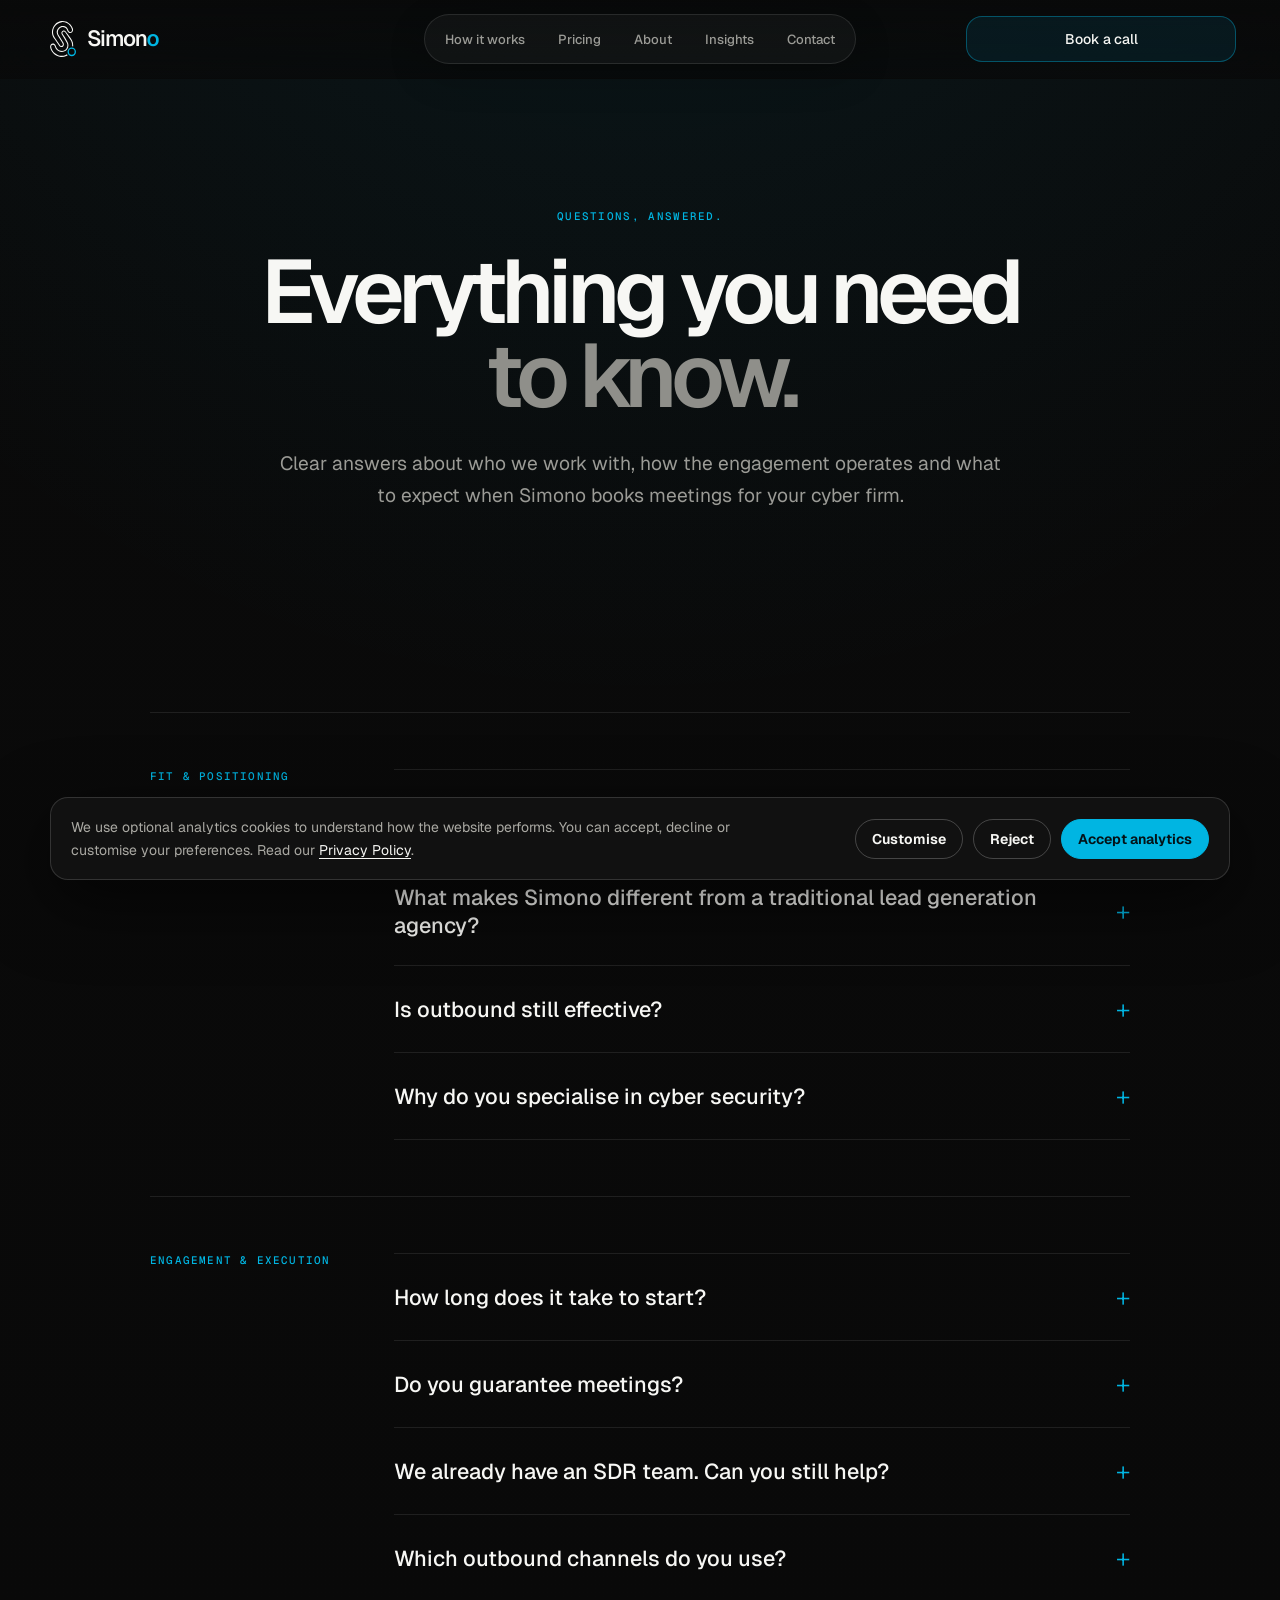
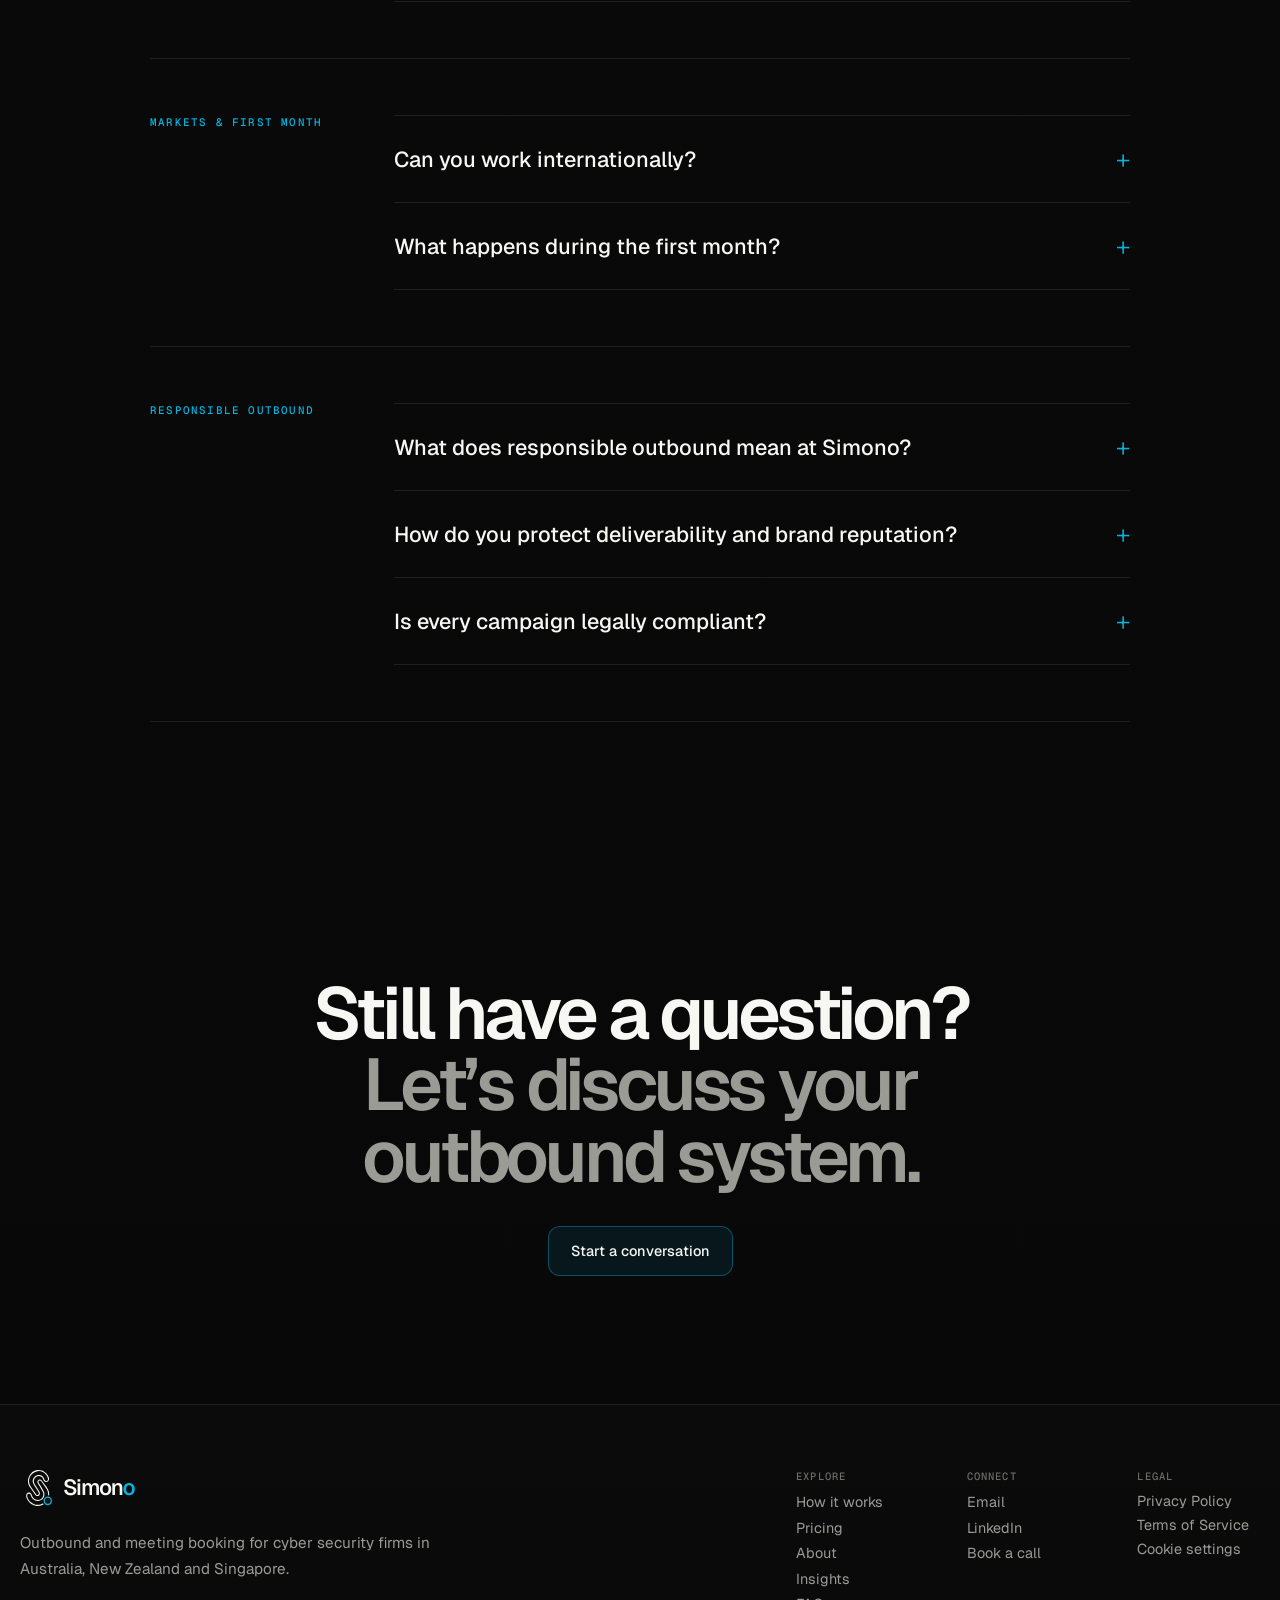
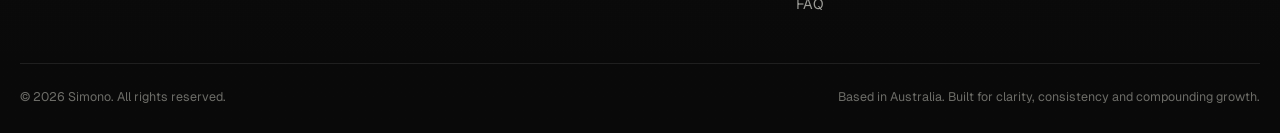
<file: faq/index.html>
<!DOCTYPE html>

<html lang="en">
<head>
<meta charset="utf-8"/>
<meta content="width=device-width,initial-scale=1" name="viewport"/>
<title>Frequently Asked Questions | Simono</title>
    <!-- Simono favicon pack -->
    <link rel="icon" href="/favicon.ico" sizes="any">
    <link rel="icon" type="image/svg+xml" href="/favicon.svg">
    <link rel="icon" type="image/png" sizes="48x48" href="/favicon-48x48.png">
    <link rel="icon" type="image/png" sizes="96x96" href="/favicon-96x96.png">
    <link rel="apple-touch-icon" sizes="180x180" href="/apple-touch-icon.png">
    <link rel="manifest" href="/site.webmanifest">
    <meta name="theme-color" content="#090909">

<meta content="Answers about how Simono books meetings for cyber security firms, including targeting, compliance, data practices and engagement." name="description"/>
<link href="https://www.simono.io/faq/" rel="canonical"/>
<meta content="website" property="og:type"/>
<meta content="Frequently Asked Questions | Simono" property="og:title"/>
<meta content="Clear answers about building responsible outbound around relevance, deliverability and sustainable business development." property="og:description"/>
<meta content="https://www.simono.io/faq/" property="og:url"/>
<meta content="https://www.simono.io/assets/simono-og.png" property="og:image"/>
<meta content="summary_large_image" name="twitter:card"/>
<meta content="Questions, answered. | Simono" name="twitter:title"/>
<meta content="Outbound and meeting booking for cyber security firms in Australia, New Zealand and Singapore." name="twitter:description"/>
<meta content="https://www.simono.io/assets/simono-og.png" name="twitter:image"/>
<link href="https://fonts.googleapis.com/css2?family=Geist:wght@400;500;600&amp;family=Geist+Mono:wght@400;500&amp;display=swap" rel="stylesheet"/><noscript><link href="https://fonts.googleapis.com/css2?family=Geist:wght@400;500;600&amp;family=Geist+Mono:wght@400;500&amp;display=swap" rel="stylesheet"/></noscript><link href="https://fonts.googleapis.com/css2?family=Geist:wght@400;500;600&amp;family=Geist+Mono:wght@400;500&amp;display=swap" media="print" onload="this.media = 'all'" rel="stylesheet"/><link as="style" href="https://fonts.googleapis.com/css2?family=Geist:wght@400;500;600&amp;family=Geist+Mono:wght@400;500&amp;display=swap" rel="preload"/><link crossorigin="" href="https://fonts.gstatic.com" rel="preconnect"/><link href="https://fonts.googleapis.com" rel="preconnect"/><style>
      :root {
        --bg: #090909;
        --surface: #111;
        --text: #f7f7f4;
        --muted: #9b9b96;
        --muted-2: #6c6c67;
        --accent: #00b5e2;
        --line: rgba(255, 255, 255, 0.09);
        --line-strong: rgba(255, 255, 255, 0.15);
        --max: 1240px;
        --ease: cubic-bezier(0.22, 0.61, 0.36, 1);
      }
      * {
        box-sizing: border-box;
        margin: 0;
        padding: 0;
      }
      html {
        scroll-behavior: smooth;
        background: var(--bg);
      }
      body {
        min-height: 100%;
        overflow-x: hidden;
        color: var(--text);
        background:
          radial-gradient(
            circle at 50% -10%,
            rgba(0, 181, 226, 0.09),
            transparent 28%
          ),
          linear-gradient(180deg, #0a0a0a, #080808);
        font-family:
          "Geist",
          Inter,
          -apple-system,
          BlinkMacSystemFont,
          "Segoe UI",
          sans-serif;
        -webkit-font-smoothing: antialiased;
      }
      a {
        color: inherit;
        text-decoration: none;
      }
      .container {
        width: min(var(--max), calc(100% - 48px));
        margin: auto;
      }
      .nav {
        position: fixed;
        inset: 0 0 auto;
        z-index: 100;
        background: rgba(9, 9, 9, 0.84);
        border-bottom: 1px solid rgba(255, 255, 255, 0.07);
        backdrop-filter: blur(16px);
      }
      .nav-inner {
        min-height: 72px;
        display: grid;
        grid-template-columns: 220px minmax(0, 1fr) 290px;
        align-items: center;
        gap: 24px;
      }
      .brand {
        display: inline-flex;
        align-items: center;
        gap: 8px;
        width: max-content;
      }
      .simono-v3-mark {
        display: block;
        width: auto;
        height: 24px;
        object-fit: contain;
      }
      .simono-v3-wordmark {
        font-size: 21px;
        font-weight: 500;
        letter-spacing: -0.045em;
      }
      .simono-v3-o {
        color: var(--accent);
      }
      .nav-links {
        display: flex;
        justify-content: center;
        gap: 32px;
        color: var(--muted);
        font-size: 0.88rem;
      }
      .nav-links a:hover {
        color: var(--text);
      }
      .button {
        display: inline-flex;
        align-items: center;
        justify-content: center;
        min-height: 46px;
        padding: 0 18px;
        border: 1px solid rgba(0, 181, 226, 0.38);
        border-radius: 16px;
        background: rgba(0, 181, 226, 0.09);
        font-size: 0.88rem;
        transition: 0.25s var(--ease);
      }
      .button:hover {
        transform: translateY(-2px);
        background: rgba(0, 181, 226, 0.15);
        border-color: var(--accent);
      }
      .nav-cta {
        justify-self: end;
        width: 270px;
      }
      .menu {
        display: none;
        width: 44px;
        height: 44px;
        border: 1px solid var(--line);
        border-radius: 11px;
        background: var(--surface);
        color: var(--text);
      }
      .faq-hero {
        min-height: 610px;
        padding: 164px 0 90px;
        display: flex;
        align-items: center;
        text-align: center;
      }
      .faq-hero .container {
        display: flex;
        flex-direction: column;
        align-items: center;
      }
      .eyebrow {
        color: var(--accent);
        font:
          500 0.68rem "Geist Mono",
          monospace;
        letter-spacing: 0.12em;
        text-transform: uppercase;
      }
      .faq-title {
        max-width: 1000px;
        margin: 26px auto 0;
        text-align: center;
        font-size: clamp(3.6rem, 7vw, 7.2rem);
        font-weight: 600;
        letter-spacing: -0.068em;
        line-height: 0.94;
      }
      .faq-title span {
        display: block;
        color: #8f8f8a;
      }
      .intro {
        max-width: 760px;
        margin: 30px auto 0;
        color: var(--muted);
        font-size: clamp(1.05rem, 1.5vw, 1.25rem);
        line-height: 1.7;
        text-align: center;
      }
      .faq-section {
        padding: 40px 0 140px;
      }
      .faq-shell {
        max-width: 980px;
        margin: 0 auto;
      }
      .faq-category {
        display: grid;
        grid-template-columns: 190px 1fr;
        gap: 54px;
        padding: 54px 0;
        border-top: 1px solid var(--line);
      }
      .faq-category:last-child {
        border-bottom: 1px solid var(--line);
      }
      .category-label {
        color: var(--accent);
        font:
          500 0.68rem "Geist Mono",
          monospace;
        letter-spacing: 0.11em;
        text-transform: uppercase;
      }
      .faq-list {
        border-top: 1px solid var(--line);
      }
      .faq-item {
        border-bottom: 1px solid var(--line);
      }
      .faq-item summary {
        list-style: none;
        cursor: pointer;
        display: flex;
        align-items: center;
        justify-content: space-between;
        gap: 24px;
        padding: 26px 0;
        font-size: clamp(1.12rem, 1.7vw, 1.35rem);
        font-weight: 500;
      }
      .faq-item summary::-webkit-details-marker {
        display: none;
      }
      .faq-item summary::after {
        content: "+";
        color: var(--accent);
        font-size: 1.6rem;
        font-weight: 300;
        transition: transform 0.25s;
      }
      .faq-item[open] summary::after {
        transform: rotate(45deg);
      }
      .faq-answer {
        max-width: 760px;
        padding: 0 44px 28px 0;
        color: var(--muted);
        font-size: 1rem;
        line-height: 1.75;
      }
      .contact-wrap {
        padding: 130px 0 145px;
        text-align: center;
      }
      .contact-title {
        max-width: 900px;
        margin: auto;
        font-size: clamp(3rem, 5.7vw, 5.8rem);
        font-weight: 600;
        letter-spacing: -0.058em;
        line-height: 0.98;
      }
      .contact-title span {
        display: block;
        color: var(--muted);
      }
      .contact-wrap .button {
        margin-top: 34px;
      }

      /* Shared production footer */
      .footer,
      .site-footer {
        padding: 0 !important;
        border-top: 1px solid rgba(255, 255, 255, 0.09) !important;
        background: linear-gradient(
          180deg,
          rgba(255, 255, 255, 0.012),
          rgba(255, 255, 255, 0.004)
        ) !important;
      }
      .footer-v4 {
        padding: 64px 0 28px !important;
      }
      .footer-v4-main {
        display: grid !important;
        grid-template-columns: 1.2fr 0.8fr !important;
        gap: 80px !important;
        align-items: start !important;
        padding-bottom: 48px !important;
      }
      .footer-v4-brand p {
        max-width: 420px !important;
        margin-top: 18px !important;
        color: #9b9b96 !important;
        font-size: 0.95rem !important;
        line-height: 1.65 !important;
      }
      .footer-v4-links {
        display: grid !important;
        grid-template-columns: repeat(2, max-content) !important;
        justify-content: end !important;
        gap: 48px !important;
      }
      .footer-v4-links div {
        display: grid !important;
        gap: 6px !important;
      }
      .footer-v4-links span {
        margin-bottom: 4px !important;
        color: #6c6c67 !important;
        font:
          500 0.66rem "Geist Mono",
          monospace !important;
        letter-spacing: 0.11em !important;
        text-transform: uppercase !important;
      }
      .footer-v4-links a {
        color: #9b9b96 !important;
        font-size: 0.9rem !important;
        line-height: 1.35 !important;
        text-decoration: none !important;
        transition: 0.2s ease !important;
      }
      .footer-v4-links a:hover {
        color: #f7f7f4 !important;
      }
      .footer-v4-bottom {
        display: flex !important;
        justify-content: space-between !important;
        gap: 24px !important;
        padding-top: 24px !important;
        border-top: 1px solid rgba(255, 255, 255, 0.09) !important;
        color: #6c6c67 !important;
        font-size: 0.78rem !important;
      }
      .footer-v4 .brand {
        display: inline-flex !important;
        align-items: center !important;
        gap: 7px !important;
        text-decoration: none !important;
      }
      .footer-v4 .simono-v3-wordmark {
        font-family:
          "Geist",
          Inter,
          -apple-system,
          BlinkMacSystemFont,
          "Segoe UI",
          sans-serif !important;
        font-size: 19px !important;
        font-weight: 500 !important;
        letter-spacing: -0.045em !important;
        color: #f7f7f4 !important;
      }
      .footer-v4 .simono-v3-o {
        color: #00b5e2 !important;
      }
      @media (max-width: 760px) {
        .footer-v4-main {
          grid-template-columns: 1fr !important;
          gap: 42px !important;
        }
        .footer-v4-links {
          justify-content: start !important;
          gap: 28px !important;
        }
        .footer-v4-bottom {
          flex-direction: column !important;
        }
      }

      @media (max-width: 1050px) {
        .nav-inner {
          display: flex;
          justify-content: space-between;
        }
        .nav-links,
        .nav-cta {
          display: none;
        }
        .menu {
          display: grid;
          place-items: center;
        }
        .faq-category {
          grid-template-columns: 1fr;
          gap: 22px;
        }
      }
      @media (max-width: 760px) {
        .container {
          width: min(var(--max), calc(100% - 28px));
        }
        .faq-hero {
          min-height: 520px;
          padding: 125px 0 72px;
        }
        .faq-title {
          font-size: clamp(3.1rem, 14vw, 5rem);
        }
        .faq-section {
          padding-bottom: 100px;
        }
        .faq-category {
          padding: 40px 0;
        }
        .faq-item summary {
          padding: 22px 0;
        }
        .faq-answer {
          padding-right: 8px;
        }
        .contact-wrap {
          padding: 100px 0;
        }
      }

      /* Footer connect links tightened */
      .footer-v4-links > div:last-child {
        align-content: start !important;
        gap: 6px !important;
      }
      .footer-v4-links > div:last-child a {
        line-height: 1.2 !important;
        margin: 0 !important;
        padding: 0 !important;
      }

      /* Simono brand lockup — final proportions */
      .nav .brand,
      .footer-v4 .brand,
      .footer .brand {
        gap: 4px !important;
        display: inline-flex !important;
        align-items: center !important;
      }
      .simono-v3-mark {
        width: 52px !important;
        height: 52px !important;
        object-fit: contain !important;
        flex: 0 0 52px !important;
        filter: none !important;
        margin: 0 !important;
      }
      .simono-v3-wordmark {
        font-size: 22px !important;
        font-weight: 560 !important;
        line-height: 1 !important;
        letter-spacing: -0.052em !important;
        color: #f7f7f4 !important;
        transform: translateY(-0.5px);
      }
      .simono-v3-o {
        color: #00b5e2 !important;
      }
      .footer-v4 .simono-v3-mark,
      .footer .simono-v3-mark {
        width: 45px !important;
        height: 45px !important;
        flex-basis: 45px !important;
      }
      .footer-v4 .simono-v3-wordmark,
      .footer .simono-v3-wordmark {
        font-size: 20px !important;
      }
      @media (max-width: 1050px) {
        .simono-v3-mark {
          width: 47px !important;
          height: 47px !important;
          flex-basis: 47px !important;
        }
        .simono-v3-wordmark {
          font-size: 21px !important;
        }
      }
      @media (max-width: 720px) {
        .nav .brand,
        .footer-v4 .brand,
        .footer .brand {
          gap: 3px !important;
        }
        .simono-v3-mark {
          width: 43px !important;
          height: 43px !important;
          flex-basis: 43px !important;
        }
        .simono-v3-wordmark {
          font-size: 19px !important;
        }
        .footer-v4 .simono-v3-mark,
        .footer .simono-v3-mark {
          width: 39px !important;
          height: 39px !important;
          flex-basis: 39px !important;
        }
        .footer-v4 .simono-v3-wordmark,
        .footer .simono-v3-wordmark {
          font-size: 18px !important;
        }
      }

      /* Simono brand lockup — optically cropped and identical in nav/footer */
      .nav .brand,
      .footer-v4 .brand,
      .footer .brand {
        display: inline-flex !important;
        align-items: center !important;
        justify-content: flex-start !important;
        gap: 5px !important;
        width: max-content !important;
      }
      .simono-v3-mark,
      .footer-v4 .simono-v3-mark,
      .footer .simono-v3-mark {
        width: 38px !important;
        height: 38px !important;
        flex: 0 0 38px !important;
        object-fit: contain !important;
        margin: 0 !important;
      }
      .simono-v3-wordmark,
      .footer-v4 .simono-v3-wordmark,
      .footer .simono-v3-wordmark {
        font-size: 22px !important;
        font-weight: 560 !important;
        line-height: 1 !important;
        letter-spacing: -0.052em !important;
        transform: translateY(-0.5px) !important;
      }
      .footer-v4-brand p {
        margin-left: 0 !important;
        padding-left: 0 !important;
      }
      @media (max-width: 1050px) {
        .simono-v3-mark,
        .footer-v4 .simono-v3-mark,
        .footer .simono-v3-mark {
          width: 33px !important;
          height: 33px !important;
          flex-basis: 33px !important;
        }
        .simono-v3-wordmark,
        .footer-v4 .simono-v3-wordmark,
        .footer .simono-v3-wordmark {
          font-size: 21px !important;
        }
      }
      @media (max-width: 720px) {
        .nav .brand,
        .footer-v4 .brand,
        .footer .brand {
          gap: 4px !important;
        }
        .simono-v3-mark,
        .footer-v4 .simono-v3-mark,
        .footer .simono-v3-mark {
          width: 30px !important;
          height: 30px !important;
          flex-basis: 30px !important;
        }
        .simono-v3-wordmark,
        .footer-v4 .simono-v3-wordmark,
        .footer .simono-v3-wordmark {
          font-size: 19px !important;
        }
      }

      .footer-tagline {
        max-width: 300px;
        margin-top: 18px;
        color: rgba(244, 244, 242, 0.68);
        font-size: 0.875rem;
        line-height: 1.6;
      }
      @media (max-width: 700px) {
        .footer-tagline {
          max-width: 280px;
          font-size: 0.8125rem;
        }
      }
    
.footer-v4-links button[data-cookie-settings]{display:block;-webkit-appearance:none;appearance:none;background:none;border:0;padding:0;margin:0;color:#9b9b96;font-family:"Geist",sans-serif;font-size:.9rem;font-weight:400;line-height:1.35;letter-spacing:normal;text-align:left;text-decoration:none;cursor:pointer;transition:color .2s ease}.footer-v4-links button[data-cookie-settings]:hover{color:#f7f7f4}.footer-v4-links{grid-template-columns:repeat(3,minmax(120px,1fr))!important}@media(max-width:760px){.footer-v4-links{grid-template-columns:1fr 1fr!important}.footer-v4-links>div:last-child{grid-column:1/-1}}
</style>
<script type="application/ld+json">
      {
        "@context": "https://schema.org",
        "@type": "FAQPage",
        "mainEntity": [
          {
            "@type": "Question",
            "name": "Who do you work with?",
            "acceptedAnswer": {
              "@type": "Answer",
              "text": "Simono works only with cyber security firms, mainly founder-led services firms in Australia, New Zealand and Singapore. The best fit is a firm with a strong offer that relies on referrals today and wants a more predictable way to reach CISOs, CIOs and IT directors."
            }
          },
          {
            "@type": "Question",
            "name": "What makes Simono different from a traditional lead generation agency?",
            "acceptedAnswer": {
              "@type": "Answer",
              "text": "Simono does not simply deliver lists or run isolated campaigns. We find organisations with a live reason to buy security, dig deeper by contacting companies ourselves, reach the right decision-maker by phone, email and LinkedIn, and book qualified meetings in your calendar, with a weekly report on what's working."
            }
          },
          {
            "@type": "Question",
            "name": "Is outbound still effective?",
            "acceptedAnswer": {
              "@type": "Answer",
              "text": "Yes, but generic high-volume outreach is not. Effective outbound depends on relevant targeting, credible positioning, strong deliverability, useful messaging and disciplined follow-up. When those elements work together, outbound can create a consistent source of qualified conversations."
            }
          },
          {
            "@type": "Question",
            "name": "Why do you specialise in cyber security?",
            "acceptedAnswer": {
              "@type": "Answer",
              "text": "Cyber buyers act on real events: a breach, a new CISO, a regulator's deadline. Our process is built to find those triggers and reach the right person while the need is live. Simono's background in IT consulting and business development helps translate technical capabilities into clear commercial value for CISOs, CIOs, IT directors and other senior buyers."
            }
          },
          {
            "@type": "Question",
            "name": "How long does it take to start?",
            "acceptedAnswer": {
              "@type": "Answer",
              "text": "Within a week. After a short kick-off, calls and LinkedIn start straight away, and email joins once your domains are warm (around weeks 3 to 4). There is no minimum term: you can stop any time with 14 days' notice."
            }
          },
          {
            "@type": "Question",
            "name": "Do you guarantee meetings?",
            "acceptedAnswer": {
              "@type": "Answer",
              "text": "You only pay for qualified meetings that happen: a decision-maker with the agreed job titles, from a company in your ideal client profile, who shows up. Your first meeting is free, and if no qualified meeting happens within 30 days of receiving your ideal client profile and calendar access, you can stop with nothing to pay."
            }
          },
          {
            "@type": "Question",
            "name": "We already have an SDR team. Can you still help?",
            "acceptedAnswer": {
              "@type": "Answer",
              "text": "Yes. Simono can add a steady flow of researched accounts and booked meetings alongside your team, or cover the markets and segments your team doesn't have time for."
            }
          },
          {
            "@type": "Question",
            "name": "Which outbound channels do you use?",
            "acceptedAnswer": {
              "@type": "Answer",
              "text": "Depending on the market and engagement, the system can combine email, LinkedIn and telephone outreach. The channel mix is selected around the buyer, sales cycle and offer rather than forcing every company into the same sequence."
            }
          },
          {
            "@type": "Question",
            "name": "Can you work internationally?",
            "acceptedAnswer": {
              "@type": "Answer",
              "text": "Simono focuses on Australia, New Zealand and Singapore. Targeting, messaging and timing are built around how buyers in these markets work, including the anti-spam and telemarketing rules of each market, such as Australia's Spam Act and Do Not Call Register."
            }
          },
          {
            "@type": "Question",
            "name": "What happens during the first month?",
            "acceptedAnswer": {
              "@type": "Answer",
              "text": "A kick-off call on your services, ideal clients and markets, target accounts built from live triggers, and a call script and messages approved by you. Calls and LinkedIn start in week 1, email joins around weeks 3 to 4 once your domains are warm, and the first meetings land in your calendar with notes."
            }
          },
          {
            "@type": "Question",
            "name": "What does responsible outbound mean at Simono?",
            "acceptedAnswer": {
              "@type": "Answer",
              "text": "It means choosing relevance over indiscriminate volume. Simono designs focused audiences, credible messages, measured sending practices and clear opt-out handling, with deliverability and brand reputation considered throughout the system."
            }
          },
          {
            "@type": "Question",
            "name": "How do you protect deliverability and brand reputation?",
            "acceptedAnswer": {
              "@type": "Answer",
              "text": "We establish dedicated infrastructure, monitor sending health, control campaign volume, maintain data quality and continuously review market feedback. No system can eliminate risk, but disciplined foundations and ongoing oversight help protect long-term performance."
            }
          },
          {
            "@type": "Question",
            "name": "Is every campaign legally compliant?",
            "acceptedAnswer": {
              "@type": "Answer",
              "text": "Compliance depends on the campaign, market, data and circumstances. Simono designs outreach with responsible practices and applicable requirements in mind, but does not make blanket legal compliance claims or provide legal advice. Clients remain responsible for obtaining legal guidance where needed."
            }
          }
        ]
      }
    </script>
<style>
/* v2.7 — exact Home brand/font/alignment overrides */
html, body { font-family: "Geist", Arial, sans-serif !important; }
.nav .container, .footer .container, .footer-v4 .container { width: min(100% - 40px, 1240px) !important; margin-inline: auto !important; }
.nav-inner { min-height: 72px !important; display: grid !important; grid-template-columns: 220px minmax(0, 1fr) 290px !important; align-items: center !important; gap: 24px !important; }
.nav .brand, .footer-v4 .brand, .footer .brand { display:inline-flex !important; align-items:center !important; justify-content:flex-start !important; gap:5px !important; width:max-content !important; min-width:0 !important; margin:0 !important; padding:0 !important; transform:none !important; text-decoration:none !important; white-space:nowrap !important; }
.simono-v3-mark, .footer-v4 .simono-v3-mark, .footer .simono-v3-mark { display:block !important; width:38px !important; height:38px !important; flex:0 0 38px !important; max-width:none !important; object-fit:contain !important; margin:0 !important; filter:none !important; }
.simono-v3-wordmark, .footer-v4 .simono-v3-wordmark, .footer .simono-v3-wordmark { display:inline !important; margin:0 !important; padding:0 !important; font-family:"Geist","Inter",-apple-system,BlinkMacSystemFont,"Segoe UI",sans-serif !important; font-size:22px !important; font-weight:560 !important; font-style:normal !important; line-height:1 !important; letter-spacing:-0.052em !important; color:#f7f7f4 !important; transform:translateY(-0.5px) !important; -webkit-font-smoothing:antialiased !important; -moz-osx-font-smoothing:grayscale !important; text-rendering:geometricPrecision !important; }
.simono-v3-o { display:inline !important; color:#00b5e2 !important; font:inherit !important; line-height:inherit !important; letter-spacing:inherit !important; vertical-align:baseline !important; }
.nav-links { justify-self:center !important; }
.nav-cta, .nav-inner > a.button { justify-self:end !important; }
.footer-v4-brand p { margin-left:0 !important; padding-left:0 !important; }
@media (max-width:1050px){ .nav-inner{display:flex !important; min-height:68px !important;} .simono-v3-mark,.footer-v4 .simono-v3-mark,.footer .simono-v3-mark{width:33px !important;height:33px !important;flex-basis:33px !important;} .simono-v3-wordmark,.footer-v4 .simono-v3-wordmark,.footer .simono-v3-wordmark{font-size:21px !important;} }
@media (max-width:720px){ .nav .container,.footer .container,.footer-v4 .container{width:min(100% - 28px,1240px) !important;} .nav-inner{min-height:64px !important;} .nav .brand,.footer-v4 .brand,.footer .brand{gap:4px !important;} .simono-v3-mark,.footer-v4 .simono-v3-mark,.footer .simono-v3-mark{width:30px !important;height:30px !important;flex-basis:30px !important;} .simono-v3-wordmark,.footer-v4 .simono-v3-wordmark,.footer .simono-v3-wordmark{font-size:19px !important;} }
</style><style id="exact-home-nav-footer-css">:root {
        --bg: #090909;
        --bg-2: #0d0d0d;
        --surface: #111;
        --surface-2: #151515;
        --text: #f7f7f4;
        --muted: #9b9b96;
        --muted-2: #6c6c67;
        --accent: #00b5e2;
        --accent-soft: rgba(0, 181, 226, 0.1);
        --line: rgba(255, 255, 255, 0.09);
        --line-strong: rgba(255, 255, 255, 0.15);
        --max: 1240px;
        --ease: cubic-bezier(0.22, 0.61, 0.36, 1);
      }* {
        box-sizing: border-box;
        margin: 0;
        padding: 0;
      }html {
        scroll-behavior: smooth;
        background: var(--bg);
      }body {
        min-height: 100%;
        overflow-x: hidden;
        color: var(--text);
        background:
          radial-gradient(
            circle at 50% -10%,
            rgba(0, 181, 226, 0.09),
            transparent 28%
          ),
          linear-gradient(180deg, #0a0a0a, #080808);
        font-family: "Geist", Arial, sans-serif;
        -webkit-font-smoothing: antialiased;
      }.container {
        width: min(var(--max), calc(100% - 48px));
        margin: auto;
      }.nav {
        position: fixed;
        inset: 0 0 auto;
        z-index: 100;
        transition: 0.3s ease;
      }.nav.scrolled {
        background: rgba(9, 9, 9, 0.78);
        backdrop-filter: blur(18px);
        border-bottom: 1px solid var(--line);
      }.nav-inner {
        height: 78px;
        display: flex;
        align-items: center;
        justify-content: space-between;
        gap: 28px;
      }.brand {
        display: flex;
        align-items: center;
        gap: 13px;
      }.brand img {
        width: 34px;
        height: 34px;
        object-fit: contain;
        filter: invert(1) hue-rotate(180deg);
      }.brand span {
        font-size: 1rem;
        font-weight: 500;
        letter-spacing: 0.13em;
      }.brand b {
        color: var(--accent);
        font-weight: 500;
      }.nav-links {
        display: flex;
        align-items: center;
        gap: 28px;
        color: var(--muted);
        font-size: 0.88rem;
      }.nav-links a:hover {
        color: var(--text);
      }.button {
        display: inline-flex;
        align-items: center;
        justify-content: center;
        gap: 10px;
        min-height: 50px;
        padding: 0 22px;
        border: 1px solid rgba(0, 181, 226, 0.38);
        border-radius: 12px;
        background: rgba(0, 181, 226, 0.09);
        color: var(--text);
        font-size: 0.9rem;
        font-weight: 500;
        cursor: pointer;
        transition:
          transform 0.25s var(--ease),
          background 0.25s,
          border-color 0.25s;
      }.button:hover {
        transform: translateY(-2px);
        background: rgba(0, 181, 226, 0.15);
        border-color: var(--accent);
      }.button.secondary {
        border-color: var(--line-strong);
        background: rgba(255, 255, 255, 0.025);
        color: var(--muted);
      }.button.secondary:hover {
        color: var(--text);
        background: rgba(255, 255, 255, 0.055);
      }.menu {
        display: none;
        width: 44px;
        height: 44px;
        border: 1px solid var(--line);
        border-radius: 11px;
        background: var(--surface);
        color: var(--text);
      }.offer-card > .button:first-of-type {
        margin-top: auto;
      }.footer {
        padding: 32px 0;
        border-top: 1px solid var(--line);
      }.footer-inner {
        display: grid;
        grid-template-columns: 1fr auto 1fr;
        align-items: center;
        gap: 20px;
      }.footer-center {
        color: var(--muted-2);
        font-size: 0.8rem;
      }.footer-links {
        justify-self: end;
        display: flex;
        gap: 20px;
        color: var(--muted);
        font-size: 0.82rem;
      }@media (max-width: 1050px) {.nav-links,
        .nav .button {
          display: none;
        }.menu {
          display: grid;
          place-items: center;
        }}@media (max-width: 760px) {.container {
          width: min(var(--max), calc(100% - 28px));
        }.footer-inner {
          grid-template-columns: 1fr;
          justify-items: start;
        }.footer-links {
          justify-self: start;
        }}@media (prefers-reduced-motion: reduce) {* {
          scroll-behavior: auto !important;
          animation: none !important;
          transition: none !important;
        }}:root {
        --accent: #00b5e2 !important;
        --accent-soft: rgba(0, 181, 226, 0.1) !important;
      }.nav {
        padding: 0 !important;
        background: rgba(9, 9, 9, 0.84) !important;
        border-bottom: 1px solid rgba(255, 255, 255, 0.07) !important;
        backdrop-filter: blur(16px) saturate(125%) !important;
        -webkit-backdrop-filter: blur(16px) saturate(125%) !important;
      }.nav.scrolled {
        background: rgba(9, 9, 9, 0.94) !important;
      }.nav .container {
        width: min(1240px, calc(100% - 48px)) !important;
        padding: 0 !important;
      }.nav-inner {
        min-height: 72px !important;
        display: grid !important;
        grid-template-columns: 220px minmax(0, 1fr) 220px !important;
        align-items: center !important;
        gap: 24px !important;
      }.nav .brand,
      .footer .brand {
        display: inline-flex !important;
        align-items: center !important;
        justify-content: flex-start !important;
        width: max-content !important;
        min-width: 0 !important;
        margin: 0 !important;
        padding: 0 !important;
        gap: 8px !important;
        transform: none !important;
        text-decoration: none !important;
        white-space: nowrap !important;
      }.simono-v3-mark {
        display: block !important;
        width: auto !important;
        height: 32px !important;
        max-width: none !important;
        flex: 0 0 auto !important;
        object-fit: contain !important;
        filter: none !important;
      }.simono-v3-wordmark {
        display: inline !important;
        margin: 0 !important;
        padding: 0 !important;
        font-family:
          "Geist",
          "Inter",
          -apple-system,
          BlinkMacSystemFont,
          "Segoe UI",
          sans-serif !important;
        font-size: 21px !important;
        font-weight: 500 !important;
        font-style: normal !important;
        line-height: 1 !important;
        letter-spacing: -0.045em !important;
        color: #f7f7f4 !important;
        font-kerning: normal !important;
        font-variant-ligatures: common-ligatures !important;
        -webkit-font-smoothing: antialiased !important;
        -moz-osx-font-smoothing: grayscale !important;
        text-rendering: geometricPrecision !important;
      }.simono-v3-o {
        display: inline !important;
        color: #00b5e2 !important;
        font: inherit !important;
        line-height: inherit !important;
        letter-spacing: inherit !important;
        vertical-align: baseline !important;
      }.nav-links {
        justify-self: center !important;
      }.nav-cta {
        justify-self: end !important;
      }.footer .simono-v3-mark {
        height: 28px !important;
      }.footer .simono-v3-wordmark {
        font-size: 19px !important;
      }.footer .brand {
        gap: 7px !important;
      }@media (max-width: 1050px) {.nav-inner {
          display: flex !important;
          min-height: 68px !important;
        }.simono-v3-mark {
          height: 29px !important;
        }.simono-v3-wordmark {
          font-size: 20px !important;
        }}@media (max-width: 720px) {.nav .container {
          width: min(100% - 28px, 1240px) !important;
        }.nav-inner {
          min-height: 64px !important;
        }.simono-v3-mark {
          height: 27px !important;
        }.simono-v3-wordmark {
          font-size: 18px !important;
        }.footer .simono-v3-mark {
          height: 25px !important;
        }.footer .simono-v3-wordmark {
          font-size: 17px !important;
        }}.nav-inner {
        grid-template-columns: 220px minmax(0, 1fr) 290px !important;
      }.nav-inner > a.button {
        width: 270px !important;
        min-width: 270px !important;
        max-width: 270px !important;
        height: 46px !important;
        min-height: 46px !important;
        padding: 0 18px !important;
        border-radius: 16px !important;
        display: inline-flex !important;
        align-items: center !important;
        justify-content: center !important;
        justify-self: end !important;
        flex: 0 0 270px !important;
        white-space: nowrap !important;
        word-break: normal !important;
        overflow-wrap: normal !important;
        flex-wrap: nowrap !important;
        font-size: 14px !important;
        line-height: 1 !important;
        text-align: center !important;
      }@media (max-width: 1050px) {.nav-inner > a.button {
          width: 250px !important;
          min-width: 250px !important;
          max-width: 250px !important;
          flex-basis: 250px !important;
          font-size: 13px !important;
        }}.nav {
        display: flex !important;
        justify-content: center !important;
      }.nav .container {
        max-width: 1240px !important;
        width: min(1240px, calc(100% - 64px)) !important;
        margin: 0 auto !important;
        padding: 0 12px !important;
      }.nav-inner {
        grid-template-columns: 220px 1fr 270px !important;
        align-items: center !important;
      }.nav-links {
        display: flex !important;
        justify-content: center !important;
        gap: 32px !important;
      }@media (max-width: 1050px) {.nav .container {
          width: min(100% - 32px, 1240px) !important;
        }}.footer {
        padding: 0;
        border-top: 1px solid var(--line);
        background: linear-gradient(
          180deg,
          rgba(255, 255, 255, 0.012),
          rgba(255, 255, 255, 0.004)
        );
      }.footer-v4 {
        padding: 64px 0 28px;
      }.footer-v4-main {
        display: grid;
        grid-template-columns: minmax(0, 1fr) auto;
        gap: 40px;
        align-items: start;
        padding-bottom: 48px;
      }.footer-v4-brand p {
        max-width: 420px;
        margin-top: 18px;
        color: var(--muted);
        font-size: 0.95rem;
        line-height: 1.65;
      }.footer-v4-links {
        display: grid;
        grid-template-columns: repeat(2, max-content);
        gap: 28px;
        align-items: start;
      }.footer-v4-links div {
        display: grid;
        gap: 6px;
      }.footer-v4-links span {
        margin-bottom: 4px;
        color: var(--muted-2);
        font: 500 0.66rem "Geist Mono";
        letter-spacing: 0.11em;
        text-transform: uppercase;
      }.footer-v4-links a {
        color: var(--muted);
        font-size: 0.9rem;
        transition: 0.2s ease;
      }.footer-v4-links a:hover {
        color: var(--text);
      }.footer-v4-bottom {
        display: flex;
        justify-content: space-between;
        gap: 24px;
        padding-top: 24px;
        border-top: 1px solid var(--line);
        color: var(--muted-2);
        font-size: 0.78rem;
      }@media (max-width: 760px) {.footer-v4-main {
          grid-template-columns: 1fr;
          gap: 42px;
        }.footer-v4-links {
          grid-template-columns: repeat(2, max-content);
          gap: 28px;
        }.footer-v4-bottom {
          flex-direction: column;
        }}@media (max-width: 1050px) {.nav .container {
          width: min(100% - 32px, 1240px) !important;
          padding: 0 !important;
        }.nav-inner {
          position: relative !important;
          display: flex !important;
          justify-content: space-between !important;
          align-items: center !important;
          width: 100% !important;
          min-height: 68px !important;
          gap: 16px !important;
        }.nav-inner > a.button {
          display: none !important;
        }.menu {
          display: grid !important;
          place-items: center !important;
          flex: 0 0 44px !important;
          margin-left: auto !important;
          cursor: pointer !important;
        }.nav-links {
          position: absolute !important;
          top: calc(100% + 10px) !important;
          left: 0 !important;
          right: 0 !important;
          z-index: 120 !important;
          display: grid !important;
          gap: 0 !important;
          padding: 10px !important;
          border: 1px solid var(--line-strong) !important;
          border-radius: 16px !important;
          background: rgba(12, 12, 12, 0.98) !important;
          box-shadow: 0 24px 60px rgba(0, 0, 0, 0.45) !important;
          backdrop-filter: blur(18px) !important;
          -webkit-backdrop-filter: blur(18px) !important;
          opacity: 0 !important;
          visibility: hidden !important;
          transform: translateY(-8px) !important;
          pointer-events: none !important;
          transition:
            opacity 0.2s ease,
            transform 0.2s ease,
            visibility 0.2s ease !important;
        }.nav-links.is-open {
          opacity: 1 !important;
          visibility: visible !important;
          transform: none !important;
          pointer-events: auto !important;
        }.nav-links a {
          display: flex !important;
          align-items: center !important;
          min-height: 48px !important;
          padding: 0 14px !important;
          border-radius: 10px !important;
          color: var(--muted) !important;
        }.nav-links a:hover,
        .nav-links a:focus-visible {
          color: var(--text) !important;
          background: rgba(255, 255, 255, 0.05) !important;
        }}@media (max-width: 760px) {.nav .container {
          width: min(100% - 28px, 1240px) !important;
        }.nav-inner {
          min-height: 64px !important;
        }.button {
          width: 100% !important;
        }.offer-card .button {
          display: flex !important;
        }}.footer-v4-links > div:last-child {
        align-content: start !important;
        gap: 6px !important;
      }.footer-v4-links > div:last-child a {
        line-height: 1.2 !important;
        margin: 0 !important;
        padding: 0 !important;
      }.footer-v4-links button[data-cookie-settings]{display:block;-webkit-appearance:none;appearance:none;background:none;border:0;padding:0;margin:0;color:#9b9b96;font-family:"Geist",sans-serif;font-size:.9rem;font-weight:400;line-height:1.35;letter-spacing:normal;text-align:left;text-decoration:none;cursor:pointer;transition:color .2s ease}.footer-v4-links button[data-cookie-settings]:hover{color:#f7f7f4}.footer-v4-links{grid-template-columns:repeat(3,minmax(120px,1fr))!important}@media(max-width:760px){.footer-v4-links{grid-template-columns:1fr 1fr!important}.footer-v4-links>div:last-child{grid-column:1/-1}}
@media (min-width: 1051px) {.hero > .container {
          min-height: calc(100svh - 72px);
          display: grid;
          grid-template-rows: minmax(0, 1fr) auto;
        }}




.nav .brand,
  .footer-v4 .brand,
  .footer .brand {
    gap: 4px !important;
    display: inline-flex !important;
    align-items: center !important;
  }.simono-v3-mark {
    width: 52px !important;
    height: 52px !important;
    object-fit: contain !important;
    flex: 0 0 52px !important;
    filter: none !important;
    margin: 0 !important;
  }.simono-v3-wordmark {
    font-size: 22px !important;
    font-weight: 560 !important;
    line-height: 1 !important;
    letter-spacing: -0.052em !important;
    color: #f7f7f4 !important;
    transform: translateY(-0.5px);
  }.simono-v3-o {
    color: #00b5e2 !important;
  }.footer-v4 .simono-v3-mark,
  .footer .simono-v3-mark {
    width: 45px !important;
    height: 45px !important;
    flex-basis: 45px !important;
  }.footer-v4 .simono-v3-wordmark,
  .footer .simono-v3-wordmark {
    font-size: 20px !important;
  }@media (max-width: 1050px) {.simono-v3-mark {
      width: 33px !important;
      height: 33px !important;
      flex-basis: 33px !important;
    }.simono-v3-wordmark {
      font-size: 21px !important;
    }}@media (max-width: 720px) {.nav .brand,
    .footer-v4 .brand,
    .footer .brand {
      gap: 3px !important;
    }.simono-v3-mark {
      width: 30px !important;
      height: 30px !important;
      flex-basis: 30px !important;
    }.simono-v3-wordmark {
      font-size: 19px !important;
    }.footer-v4 .simono-v3-mark,
    .footer .simono-v3-mark {
      width: 27px !important;
      height: 27px !important;
      flex-basis: 27px !important;
    }.footer-v4 .simono-v3-wordmark,
    .footer .simono-v3-wordmark {
      font-size: 18px !important;
    }}.nav .brand,
  .footer-v4 .brand,
  .footer .brand {
    display: inline-flex !important;
    align-items: center !important;
    justify-content: flex-start !important;
    gap: 5px !important;
    width: max-content !important;
  }.simono-v3-mark,
  .footer-v4 .simono-v3-mark,
  .footer .simono-v3-mark {
    width: 38px !important;
    height: 38px !important;
    flex: 0 0 38px !important;
    object-fit: contain !important;
    margin: 0 !important;
  }.simono-v3-wordmark,
  .footer-v4 .simono-v3-wordmark,
  .footer .simono-v3-wordmark {
    font-size: 22px !important;
    font-weight: 560 !important;
    line-height: 1 !important;
    letter-spacing: -0.052em !important;
    transform: translateY(-0.5px) !important;
  }.footer-v4-brand p {
    margin-left: 0 !important;
    padding-left: 0 !important;
  }@media (max-width: 1050px) {.simono-v3-mark,
    .footer-v4 .simono-v3-mark,
    .footer .simono-v3-mark {
      width: 33px !important;
      height: 33px !important;
      flex-basis: 33px !important;
    }.simono-v3-wordmark,
    .footer-v4 .simono-v3-wordmark,
    .footer .simono-v3-wordmark {
      font-size: 21px !important;
    }}@media (max-width: 720px) {.nav .brand,
    .footer-v4 .brand,
    .footer .brand {
      gap: 4px !important;
    }.simono-v3-mark,
    .footer-v4 .simono-v3-mark,
    .footer .simono-v3-mark {
      width: 30px !important;
      height: 30px !important;
      flex-basis: 30px !important;
    }.simono-v3-wordmark,
    .footer-v4 .simono-v3-wordmark,
    .footer .simono-v3-wordmark {
      font-size: 19px !important;
    }}.footer-tagline {
    max-width: 300px;
    margin-top: 18px;
    color: rgba(244, 244, 242, 0.68);
    font-size: 0.875rem;
    line-height: 1.6;
  }@media (max-width: 700px) {.footer-tagline {
      max-width: 280px;
      font-size: 0.8125rem;
    }}</style><link rel="stylesheet" href="../assets/readability.css" /><link rel="stylesheet" href="../assets/nav-enhanced.css?v=1" /><script defer src="../assets/nav-enhanced.js?v=3"></script></head>
<body>
<header class="nav" id="nav">
<div class="container nav-inner">
<a aria-label="Simono home" class="brand" href="/#top"><img alt="" aria-hidden="true" class="simono-v3-mark" decoding="async" height="74" src="../assets/simono-mark.svg?v=8" width="54"/><span class="simono-v3-wordmark">Simon<span class="simono-v3-o">o</span></span></a>
<nav class="nav-links" id="primary-navigation">
<a href="/#method">How it works</a>
<a href="/#offer">Pricing</a>
<a href="/#why">About</a><a href="/insights/">Insights</a>
<a href="/#contact">Contact</a>
</nav>
<a class="button open-booking" data-booking-type="default" href="/#booking">Book a call</a>
<button aria-controls="primary-navigation" aria-expanded="false" aria-label="Open menu" class="menu">
          ☰
        </button>
</div>
</header>
<main>
<section class="faq-hero">
<div class="container">
<span class="eyebrow">Questions, answered.</span>
<h1 class="faq-title">Everything you need<span>to know.</span></h1>
<p class="intro">
            Clear answers about who we work with, how the engagement operates
            and what to expect when Simono books meetings for your cyber firm.
          </p>
</div>
</section>
<section class="faq-section">
<div class="container faq-shell">
<section class="faq-category">
<div class="category-label">Fit &amp; positioning</div>
<div class="faq-list">
<details class="faq-item">
<summary>Who do you work with?</summary>
<div class="faq-answer">
                  Simono works only with cyber security firms, mainly founder-led services firms in Australia, New Zealand and Singapore. The best fit is a firm with a strong offer that relies on referrals today and wants a more predictable way to reach CISOs, CIOs and IT directors.
                </div>
</details>
<details class="faq-item">
<summary>
                  What makes Simono different from a traditional lead generation
                  agency?
                </summary>
<div class="faq-answer">
                  Simono does not simply deliver lists or run isolated campaigns. We find organisations with a live reason to buy security, dig deeper by contacting companies ourselves, reach the right decision-maker by phone, email and LinkedIn, and book qualified meetings in your calendar, with a weekly report on what's working.
                </div>
</details>
<details class="faq-item">
<summary>Is outbound still effective?</summary>
<div class="faq-answer">
                  Yes, but generic high-volume outreach is not. Effective
                  outbound depends on relevant targeting, credible positioning,
                  strong deliverability, useful messaging and disciplined
                  follow-up. When those elements work together, outbound can
                  create a consistent source of qualified conversations.
                </div>
</details>
<details class="faq-item">
<summary>
                  Why do you specialise in cyber security?
                </summary>
<div class="faq-answer">
                  Cyber buyers act on real events: a breach, a new CISO, a regulator's deadline. Our process is built to find those triggers and reach the right person while the need is live. Simono's background in IT consulting and business development helps translate technical capabilities into clear commercial value for CISOs, CIOs, IT directors and other senior buyers.
                </div>
</details>
</div>
</section>
<section class="faq-category">
<div class="category-label">Engagement &amp; execution</div>
<div class="faq-list">
<details class="faq-item">
<summary>How long does it take to start?</summary>
<div class="faq-answer">
                  Within a week. After a short kick-off, calls and LinkedIn start straight away, and email joins once your domains are warm (around weeks 3 to 4). There is no minimum term: you can stop any time with 14 days' notice.
                </div>
</details>
<details class="faq-item">
<summary>Do you guarantee meetings?</summary>
<div class="faq-answer">
                  You only pay for qualified meetings that happen: a decision-maker with the agreed job titles, from a company in your ideal client profile, who shows up. Your first meeting is free, and if no qualified meeting happens within 30 days of receiving your ideal client profile and calendar access, you can stop with nothing to pay.
                </div>
</details>
<details class="faq-item">
<summary>
                  We already have an SDR team. Can you still help?
                </summary>
<div class="faq-answer">
                  Yes. Simono can add a steady flow of researched accounts and booked meetings alongside your team, or cover the markets and segments your team doesn't have time for.
                </div>
</details>
<details class="faq-item">
<summary>Which outbound channels do you use?</summary>
<div class="faq-answer">
                  Depending on the market and engagement, the system can combine
                  email, LinkedIn and telephone outreach. The channel mix is
                  selected around the buyer, sales cycle and offer rather than
                  forcing every company into the same sequence.
                </div>
</details>
</div>
</section>
<section class="faq-category">
<div class="category-label">Markets &amp; first month</div>
<div class="faq-list">
<details class="faq-item">
<summary>Can you work internationally?</summary>
<div class="faq-answer">
                  Simono focuses on Australia, New Zealand and Singapore. Targeting, messaging and timing are built around how buyers in these markets work, including the anti-spam and telemarketing rules of each market, such as Australia's Spam Act and Do Not Call Register.
                </div>
</details>
<details class="faq-item">
<summary>What happens during the first month?</summary>
<div class="faq-answer">
                  A kick-off call on your services, ideal clients and markets, target accounts built from live triggers, and a call script and messages approved by you. Calls and LinkedIn start in week 1, email joins around weeks 3 to 4 once your domains are warm, and the first meetings land in your calendar with notes.
                </div>
</details>
</div>
</section>
<section class="faq-category">
<div class="category-label">Responsible outbound</div>
<div class="faq-list">
<details class="faq-item">
<summary>What does responsible outbound mean at Simono?</summary>
<div class="faq-answer">
                  It means choosing relevance over indiscriminate volume. Simono
                  designs focused audiences, credible messages, measured sending
                  practices and clear opt-out handling, with deliverability and
                  brand reputation considered throughout the system.
                </div>
</details>
<details class="faq-item">
<summary>How do you protect deliverability and brand reputation?</summary>
<div class="faq-answer">
                  We establish dedicated infrastructure, monitor sending health,
                  control campaign volume, maintain data quality and continuously
                  review market feedback. No system can eliminate risk, but
                  disciplined foundations and ongoing oversight help protect
                  long-term performance.
                </div>
</details>
<details class="faq-item">
<summary>Is every campaign legally compliant?</summary>
<div class="faq-answer">
                  Compliance depends on the campaign, market, data and
                  circumstances. Simono designs outreach with responsible
                  practices and applicable requirements in mind, but does not
                  make blanket legal compliance claims or provide legal advice.
                  Clients remain responsible for obtaining legal guidance where
                  needed.
                </div>
</details>
</div>
</section>
</div>
</section>
<section class="contact-wrap">
<div class="container">
<h2 class="contact-title">
            Still have a question?<span>Let’s discuss your outbound system.</span>
</h2>
<a class="button" href="/#contact">Start a conversation</a>
</div>
</section>
</main>
<footer class="footer">
<div class="container footer-v4">
<div class="footer-v4-main">
<div class="footer-v4-brand">
<a aria-label="Simono home" class="brand" href="/#top">
<img alt="" aria-hidden="true" class="simono-v3-mark" decoding="async" src="../assets/simono-mark.svg?v=8"/><span class="simono-v3-wordmark">Simon<span class="simono-v3-o">o</span></span>
</a>
<p class="footer-tagline">
              Outbound and meeting booking for cyber security firms in Australia, New Zealand and Singapore.
            </p>
</div>
<div class="footer-v4-links">
<div>
<span>Explore</span>
<a href="/#method">How it works</a>
<a href="/#offer">Pricing</a>
<a href="/#why">About</a><a href="/insights/">Insights</a><a href="/faq/">FAQ</a>
</div>
<div>
<span>Connect</span>
<a href="mailto:simon@simono.io?subject=Outbound%20Inquiry">Email</a>
<a href="https://www.linkedin.com/in/simon-lecat/" rel="noopener noreferrer" target="_blank">LinkedIn</a>
<a class="open-booking" data-booking-type="default" href="/#booking">Book a call</a>
</div>
<div><span>Legal</span><a href="/privacy-policy">Privacy Policy</a><a href="/terms-of-service">Terms of Service</a><button data-cookie-settings="" type="button">Cookie settings</button></div></div>
</div>
<div class="footer-v4-bottom">
<span>© 2026 Simono. All rights reserved.</span>
<span>Based in Australia. Built for clarity, consistency and compounding
            growth.</span>
</div>
</div>
</footer>
<script defer="" src="/assets/consent-manager.js?v=2"></script></body>
</html>
</file>
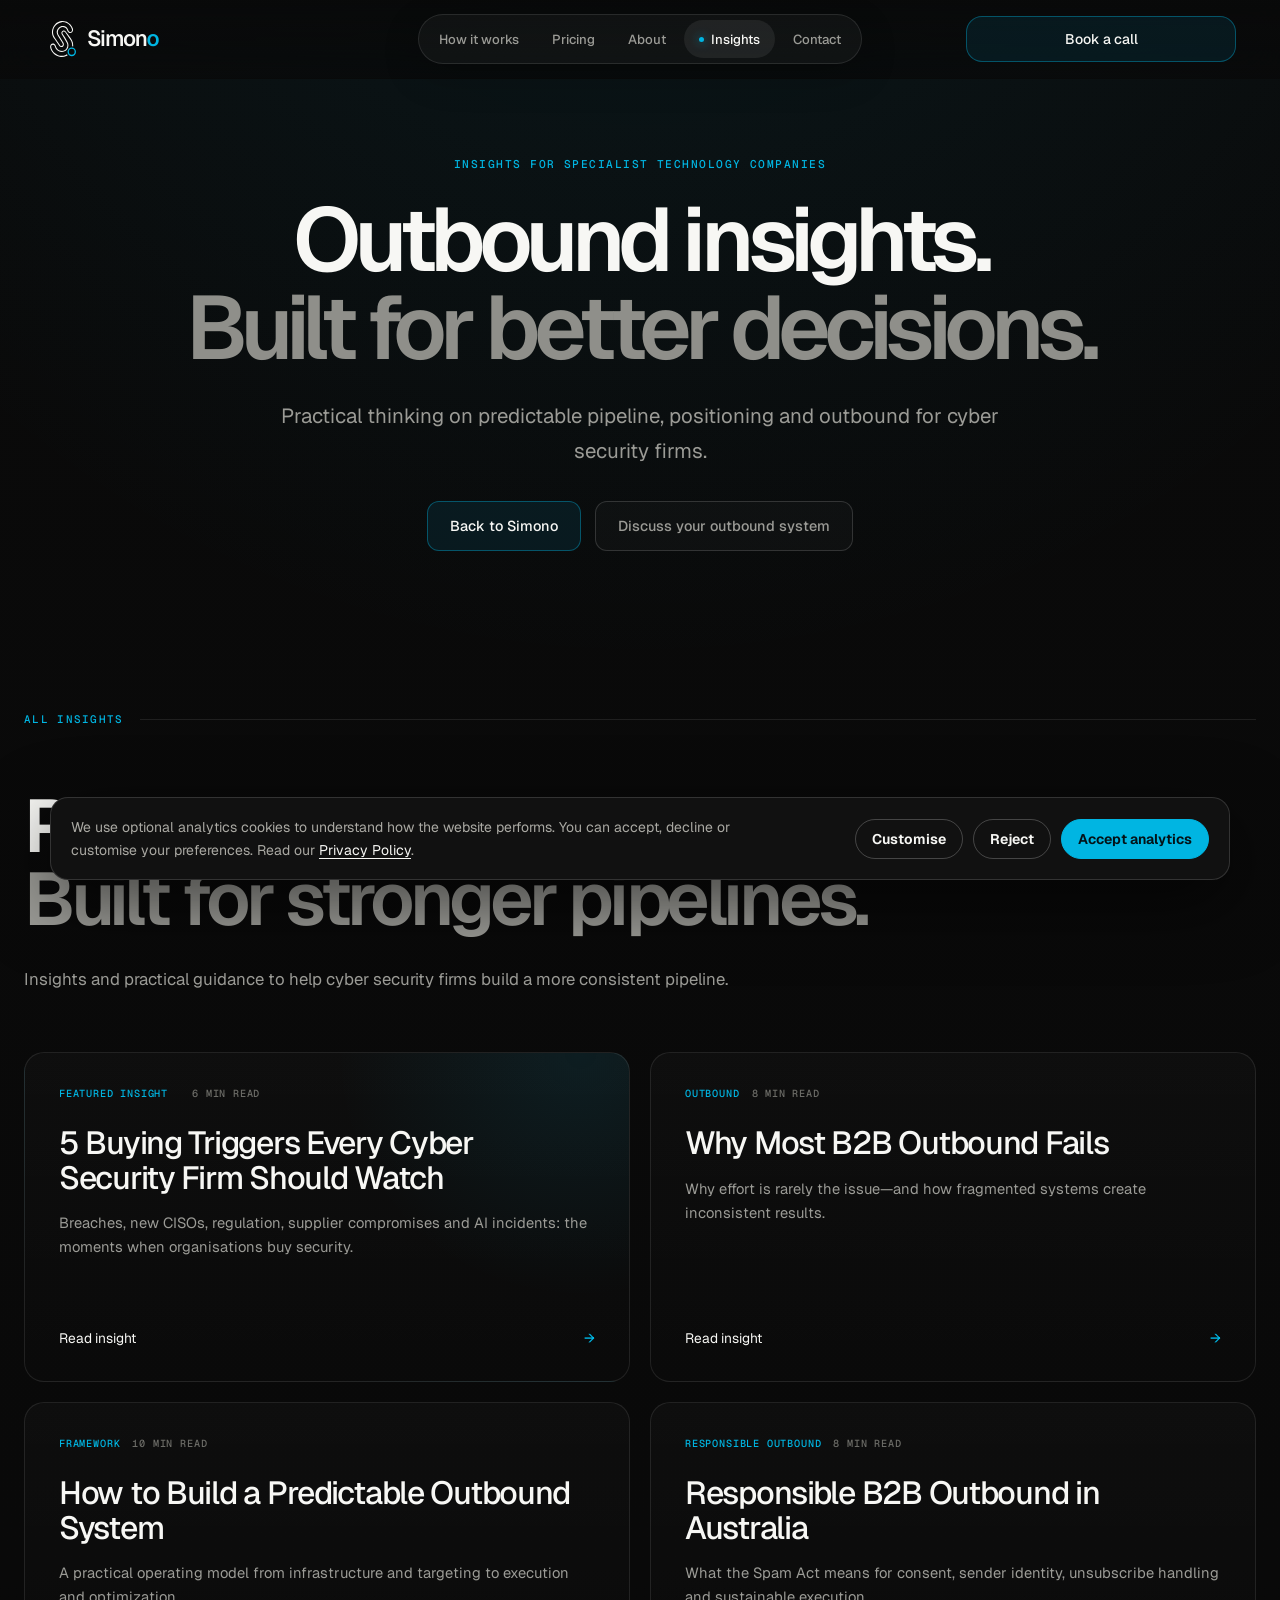
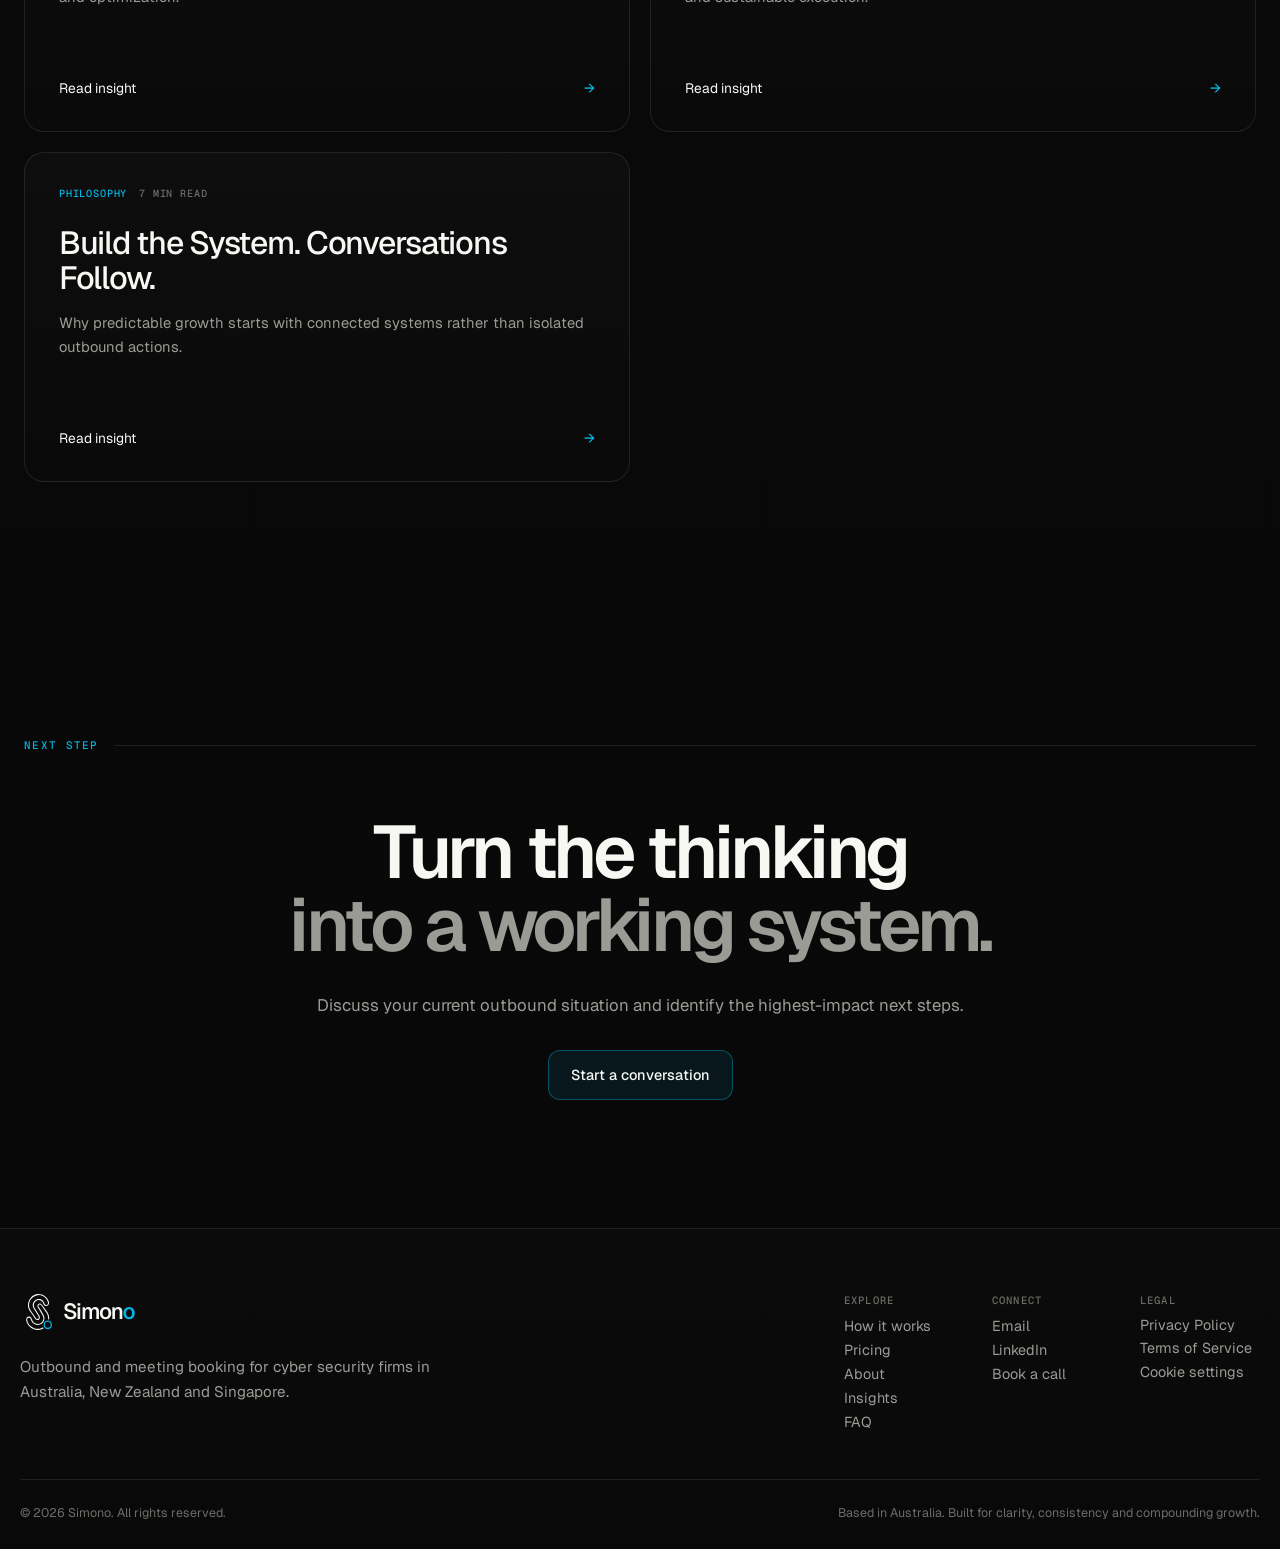
<file: insights/index.html>
<!DOCTYPE html>

<html lang="en">
<head>
<meta charset="utf-8"/>
<meta content="width=device-width, initial-scale=1.0" name="viewport"/>
<meta content="Practical insights on outbound and pipeline growth for cyber security firms." name="description"/>
<meta content="index,follow,max-image-preview:large,max-snippet:-1,max-video-preview:-1" name="robots"/>
<link href="https://www.simono.io/insights/" rel="canonical"/>
<meta content="website" property="og:type"/>
<meta content="Simono" property="og:site_name"/>
<meta content="Insights for Cyber Security Growth — Simono" property="og:title"/>
<meta content="Practical outbound growth insights for cyber security firms." property="og:description"/>
<meta content="https://www.simono.io/insights/" property="og:url"/>
<meta content="https://www.simono.io/assets/simono-og.png" property="og:image"/>
<meta content="summary_large_image" name="twitter:card"/>
<meta content="Insights for Cyber Security Growth — Simono" name="twitter:title"/>
<meta content="Practical outbound growth insights for cyber security firms." name="twitter:description"/>
<meta content="https://www.simono.io/assets/simono-og.png" name="twitter:image"/>
<title>Insights — Simono | Responsible Outbound Systems</title>
    <!-- Simono favicon pack -->
    <link rel="icon" href="/favicon.ico" sizes="any">
    <link rel="icon" type="image/svg+xml" href="/favicon.svg">
    <link rel="icon" type="image/png" sizes="48x48" href="/favicon-48x48.png">
    <link rel="icon" type="image/png" sizes="96x96" href="/favicon-96x96.png">
    <link rel="apple-touch-icon" sizes="180x180" href="/apple-touch-icon.png">
    <link rel="manifest" href="/site.webmanifest">
    <meta name="theme-color" content="#090909">

<script type="application/ld+json">
      {
        "@context": "https://schema.org",
        "@graph": [
          {
            "@type": "Organization",
            "@id": "https://www.simono.io/#organization",
            "name": "Simono",
            "url": "https://www.simono.io/",
            "logo": "https://www.simono.io/assets/simono-logo.svg",
            "email": "simon@simono.io"
          },
          {
            "@type": "WebSite",
            "@id": "https://www.simono.io/#website",
            "url": "https://www.simono.io/",
            "name": "Simono",
            "publisher": { "@id": "https://www.simono.io/#organization" }
          },
          {
            "@type": "ProfessionalService",
            "@id": "https://www.simono.io/#service",
            "name": "Simono",
            "url": "https://www.simono.io/",
            "description": "Outbound and meeting booking for founder-led cyber security firms in Australia, New Zealand and Singapore.",
            "provider": { "@id": "https://www.simono.io/#organization" },
            "areaServed": ["Australia", "New Zealand", "Singapore"],
            "serviceType": [
              "Outbound strategy",
              "Outbound infrastructure",
              "Cyber security outbound", "Appointment setting for cyber security firms",
              "Managed outbound"
            ]
          }
        ]
      }
    </script>
<link href="https://fonts.googleapis.com/css2?family=Geist:wght@400;500;600&amp;family=Geist+Mono:wght@400;500&amp;display=swap" rel="stylesheet"/><noscript><link href="https://fonts.googleapis.com/css2?family=Geist:wght@400;500;600&amp;family=Geist+Mono:wght@400;500&amp;display=swap" rel="stylesheet"/></noscript><link href="https://fonts.googleapis.com/css2?family=Geist:wght@400;500;600&amp;family=Geist+Mono:wght@400;500&amp;display=swap" media="print" onload="this.media = 'all'" rel="stylesheet"/><link as="style" href="https://fonts.googleapis.com/css2?family=Geist:wght@400;500;600&amp;family=Geist+Mono:wght@400;500&amp;display=swap" rel="preload"/><link crossorigin="" href="https://fonts.gstatic.com" rel="preconnect"/><link href="https://fonts.googleapis.com" rel="preconnect"/><style id="simono-consolidated-styles">
      :root {
        --bg: #090909;
        --bg-2: #0d0d0d;
        --surface: #111;
        --surface-2: #151515;
        --text: #f7f7f4;
        --muted: #9b9b96;
        --muted-2: #6c6c67;
        --accent: #00b5e2;
        --accent-soft: rgba(0, 181, 226, 0.1);
        --line: rgba(255, 255, 255, 0.09);
        --line-strong: rgba(255, 255, 255, 0.15);
        --max: 1240px;
        --ease: cubic-bezier(0.22, 0.61, 0.36, 1);
      }
      * {
        box-sizing: border-box;
        margin: 0;
        padding: 0;
      }
      html {
        scroll-behavior: smooth;
        background: var(--bg);
      }
      body {
        min-height: 100%;
        overflow-x: hidden;
        color: var(--text);
        background:
          radial-gradient(
            circle at 50% -10%,
            rgba(0, 181, 226, 0.09),
            transparent 28%
          ),
          linear-gradient(180deg, #0a0a0a, #080808);
        font-family: "Geist", Arial, sans-serif;
        -webkit-font-smoothing: antialiased;
      }
      body::before {
        content: "";
        position: fixed;
        inset: 0;
        z-index: -2;
        pointer-events: none;
        background-image:
          linear-gradient(rgba(255, 255, 255, 0.015) 1px, transparent 1px),
          linear-gradient(
            90deg,
            rgba(255, 255, 255, 0.015) 1px,
            transparent 1px
          );
        background-size: 76px 76px;
        mask-image: linear-gradient(to bottom, #000, transparent 75%);
      }
      a {
        color: inherit;
        text-decoration: none;
      }
      button {
        font: inherit;
      }
      .container {
        width: min(var(--max), calc(100% - 48px));
        margin: auto;
      }
      .nav {
        position: fixed;
        inset: 0 0 auto;
        z-index: 100;
        transition: 0.3s ease;
      }
      .nav.scrolled {
        background: rgba(9, 9, 9, 0.78);
        backdrop-filter: blur(18px);
        border-bottom: 1px solid var(--line);
      }
      .nav-inner {
        height: 78px;
        display: flex;
        align-items: center;
        justify-content: space-between;
        gap: 28px;
      }
      .brand {
        display: flex;
        align-items: center;
        gap: 13px;
      }
      .brand img {
        width: 34px;
        height: 34px;
        object-fit: contain;
        filter: invert(1) hue-rotate(180deg);
      }
      .brand span {
        font-size: 1rem;
        font-weight: 500;
        letter-spacing: 0.13em;
      }
      .brand b {
        color: var(--accent);
        font-weight: 500;
      }
      .nav-links {
        display: flex;
        align-items: center;
        gap: 28px;
        color: var(--muted);
        font-size: 0.88rem;
      }
      .nav-links a:hover {
        color: var(--text);
      }
      .button {
        display: inline-flex;
        align-items: center;
        justify-content: center;
        gap: 10px;
        min-height: 50px;
        padding: 0 22px;
        border: 1px solid rgba(0, 181, 226, 0.38);
        border-radius: 12px;
        background: rgba(0, 181, 226, 0.09);
        color: var(--text);
        font-size: 0.9rem;
        font-weight: 500;
        cursor: pointer;
        transition:
          transform 0.25s var(--ease),
          background 0.25s,
          border-color 0.25s;
      }
      .button:hover {
        transform: translateY(-2px);
        background: rgba(0, 181, 226, 0.15);
        border-color: var(--accent);
      }
      .button.secondary {
        border-color: var(--line-strong);
        background: rgba(255, 255, 255, 0.025);
        color: var(--muted);
      }
      .button.secondary:hover {
        color: var(--text);
        background: rgba(255, 255, 255, 0.055);
      }
      .menu {
        display: none;
        width: 44px;
        height: 44px;
        border: 1px solid var(--line);
        border-radius: 11px;
        background: var(--surface);
        color: var(--text);
      }
      .hero {
        padding: 176px 0 110px;
        text-align: center;
      }
      .hero-pill {
        width: max-content;
        max-width: 100%;
        margin: 0 auto 48px;
        padding: 10px 15px;
        border: 1px solid rgba(0, 181, 226, 0.2);
        border-radius: 999px;
        color: var(--muted);
        font: 500 0.7rem "Geist Mono";
        letter-spacing: 0.13em;
        text-transform: uppercase;
      }
      .hero-pill i {
        display: inline-block;
        width: 7px;
        height: 7px;
        margin-right: 10px;
        border-radius: 50%;
        background: var(--accent);
        box-shadow: 0 0 14px var(--accent);
      }
      .hero h1 {
        max-width: 1120px;
        margin: auto;
        font-size: clamp(4.2rem, 8.5vw, 8.6rem);
        font-weight: 600;
        letter-spacing: -0.072em;
        line-height: 0.91;
      }
      .hero h1 span {
        display: block;
        color: #8f8f8a;
      }
      .hero-lead {
        max-width: 760px;
        margin: 34px auto 0;
        color: var(--muted);
        font-size: clamp(1.08rem, 1.6vw, 1.3rem);
        line-height: 1.65;
      }
      .hero-actions {
        display: flex;
        justify-content: center;
        gap: 14px;
        margin-top: 38px;
      }
      .proof-strip {
        margin-top: 88px;
        display: grid;
        grid-template-columns: repeat(3, 1fr);
        border-top: 1px solid var(--line);
        border-bottom: 1px solid var(--line);
      }
      .proof-item {
        padding: 30px 34px;
        text-align: left;
      }
      .proof-item + .proof-item {
        border-left: 1px solid var(--line);
      }
      .proof-item strong {
        display: block;
        margin-bottom: 8px;
        font-size: 1.06rem;
        font-weight: 500;
      }
      .proof-item span {
        color: var(--muted);
        font-size: 0.9rem;
        line-height: 1.5;
      }
      .section {
        padding: 145px 0;
      }
      .section-head {
        display: flex;
        align-items: center;
        gap: 16px;
        margin-bottom: 70px;
      }
      .eyebrow {
        color: var(--accent);
        font: 500 0.68rem "Geist Mono";
        letter-spacing: 0.12em;
        text-transform: uppercase;
        white-space: nowrap;
      }
      .section-rule {
        height: 1px;
        flex: 1;
        background: var(--line);
      }
      .title {
        max-width: 920px;
        font-size: clamp(2.9rem, 5.8vw, 5.8rem);
        font-weight: 600;
        letter-spacing: -0.058em;
        line-height: 0.98;
      }
      .title span {
        display: block;
        color: var(--muted);
      }
      .intro {
        max-width: 680px;
        margin-top: 24px;
        color: var(--muted);
        font-size: 1.05rem;
        line-height: 1.72;
      }
      .diagnosis {
        display: grid;
        grid-template-columns: 0.9fr 1.1fr;
        gap: 90px;
        align-items: center;
      }
      .comparison {
        display: grid;
        grid-template-columns: 1fr 48px 1fr;
        gap: 16px;
        align-items: center;
      }
      .flow {
        display: grid;
        gap: 10px;
      }
      .flow-label {
        margin-bottom: 10px;
        text-align: center;
        color: var(--muted-2);
        font: 500 0.66rem "Geist Mono";
        letter-spacing: 0.11em;
        text-transform: uppercase;
      }
      .flow-label.accent {
        color: var(--accent);
      }
      .flow-node {
        padding: 14px;
        border: 1px solid var(--line);
        border-radius: 12px;
        background: var(--surface);
        text-align: center;
        color: #c8c8c3;
        font-size: 0.85rem;
      }
      .flow-node.good {
        border-color: rgba(0, 181, 226, 0.36);
        background: var(--accent-soft);
        color: var(--accent);
      }
      .arrow {
        text-align: center;
        color: #4f4f4b;
      }
      .vs {
        width: 42px;
        height: 42px;
        display: grid;
        place-items: center;
        border: 1px solid var(--line);
        border-radius: 50%;
        color: var(--muted);
        font: 500 0.68rem "Geist Mono";
      }
      .method-grid {
        display: grid;
        grid-template-columns: repeat(5, 1fr);
        gap: 18px;
        margin-top: 72px;
      }
      .method-card {
        padding: 28px 24px;
        border: 1px solid var(--line);
        border-radius: 18px;
        background: linear-gradient(
          180deg,
          rgba(255, 255, 255, 0.022),
          rgba(255, 255, 255, 0.006)
        );
        transition: 0.25s var(--ease);
      }
      .method-card:hover {
        transform: translateY(-4px);
        border-color: rgba(0, 181, 226, 0.3);
      }
      .method-card small {
        display: block;
        margin-bottom: 52px;
        color: var(--accent);
        font: 500 0.68rem "Geist Mono";
      }
      .method-card h3 {
        margin-bottom: 10px;
        font-size: 1.05rem;
        font-weight: 500;
      }
      .method-card p {
        color: var(--muted);
        font-size: 0.88rem;
        line-height: 1.55;
      }
      .offer-head {
        max-width: 900px;
        margin: 0 auto 62px;
        text-align: center;
      }
      .offer-head .intro {
        margin-left: auto;
        margin-right: auto;
      }
      .offer-grid {
        display: grid;
        grid-template-columns: 1fr 1fr;
        gap: 26px;
      }
      .offer-card {
        position: relative;
        min-height: 610px;
        padding: 44px;
        border: 1px solid var(--line);
        border-radius: 26px;
        background: linear-gradient(
          180deg,
          rgba(255, 255, 255, 0.025),
          rgba(255, 255, 255, 0.007)
        );
        overflow: hidden;
        transition: 0.3s var(--ease);
      }
      .offer-card:hover {
        transform: translateY(-5px);
        border-color: rgba(0, 181, 226, 0.3);
      }
      .offer-card.featured {
        border-color: rgba(0, 181, 226, 0.35);
        background:
          radial-gradient(
            circle at 90% 5%,
            rgba(0, 181, 226, 0.09),
            transparent 28%
          ),
          linear-gradient(
            180deg,
            rgba(255, 255, 255, 0.025),
            rgba(255, 255, 255, 0.007)
          );
      }
      .badge {
        position: absolute;
        top: 24px;
        right: 24px;
        padding: 7px 10px;
        border: 1px solid rgba(0, 181, 226, 0.28);
        border-radius: 999px;
        color: var(--accent);
        font: 500 0.62rem "Geist Mono";
        letter-spacing: 0.08em;
        text-transform: uppercase;
      }
      .offer-card small {
        color: var(--accent);
        font: 500 0.68rem "Geist Mono";
        letter-spacing: 0.1em;
        text-transform: uppercase;
      }
      .offer-card h3 {
        margin: 16px 0 16px;
        font-size: clamp(3rem, 5vw, 4.8rem);
        font-weight: 600;
        letter-spacing: -0.055em;
      }
      .offer-card > p {
        max-width: 520px;
        color: var(--muted);
        line-height: 1.7;
      }
      .offer-list {
        list-style: none;
        margin: 36px 0 38px;
        border-top: 1px solid var(--line);
      }
      .offer-list li {
        display: flex;
        gap: 12px;
        padding: 16px 0;
        border-bottom: 1px solid var(--line);
        color: #d3d3cf;
        font-size: 0.92rem;
      }
      .offer-list li::before {
        content: "✓";
        color: var(--accent);
      }
      .framework-list {
        margin-top: 70px;
      }
      .framework-item {
        display: grid;
        grid-template-columns: 110px 1fr;
        gap: 46px;
        padding: 52px 0;
        border-top: 1px solid var(--line);
      }
      .framework-item:last-child {
        border-bottom: 1px solid var(--line);
      }
      .framework-index {
        color: var(--accent);
        font: 500 0.72rem "Geist Mono";
        letter-spacing: 0.12em;
      }
      .framework-copy {
        display: grid;
        grid-template-columns: 0.85fr 1fr;
        gap: 70px;
      }
      .framework-copy h3 {
        font-size: clamp(2rem, 3.6vw, 3.8rem);
        font-weight: 500;
        letter-spacing: -0.05em;
        line-height: 1.02;
      }
      .framework-copy p {
        max-width: 550px;
        color: var(--muted);
        line-height: 1.75;
      }
      .why-grid {
        display: grid;
        grid-template-columns: 0.9fr 1.1fr;
        gap: 90px;
        align-items: start;
      }
      .why-copy p {
        color: var(--muted);
        font-size: 1.08rem;
        line-height: 1.8;
      }
      .why-copy p + p {
        margin-top: 18px;
      }
      .metrics {
        display: grid;
        grid-template-columns: 1fr 1fr;
        border-top: 1px solid var(--line);
      }
      .metric {
        padding: 30px 24px;
        border-bottom: 1px solid var(--line);
      }
      .metric:nth-child(odd) {
        border-right: 1px solid var(--line);
      }
      .metric strong {
        display: block;
        margin-bottom: 8px;
        font-size: clamp(2.2rem, 4vw, 4rem);
        font-weight: 600;
        letter-spacing: -0.05em;
      }
      .metric span {
        color: var(--muted);
        font-size: 0.88rem;
      }
      .contact-wrap {
        padding: 150px 0 165px;
        text-align: center;
      }
      .contact-wrap .title {
        margin: auto;
      }
      .contact-wrap .intro {
        margin-left: auto;
        margin-right: auto;
      }
      .contact-grid {
        display: grid;
        grid-template-columns: repeat(3, 1fr);
        gap: 20px;
        margin-top: 64px;
        text-align: left;
      }
      .contact-card {
        position: relative;
        min-height: 280px;
        padding: 30px;
        border: 1px solid var(--line);
        border-radius: 20px;
        background: linear-gradient(
          180deg,
          rgba(255, 255, 255, 0.025),
          rgba(255, 255, 255, 0.007)
        );
        transition: 0.25s var(--ease);
      }
      .contact-card:hover {
        transform: translateY(-4px);
        border-color: rgba(0, 181, 226, 0.32);
      }
      .contact-icon {
        width: 42px;
        height: 42px;
        display: grid;
        place-items: center;
        margin-bottom: 46px;
        border: 1px solid rgba(0, 181, 226, 0.25);
        border-radius: 12px;
        color: var(--accent);
        background: var(--accent-soft);
      }
      .contact-card small {
        color: var(--muted-2);
        font: 500 0.66rem "Geist Mono";
        letter-spacing: 0.1em;
        text-transform: uppercase;
      }
      .contact-card h3 {
        margin: 10px 0 10px;
        font-size: 1.3rem;
        font-weight: 500;
      }
      .contact-card p {
        color: var(--muted);
        font-size: 0.9rem;
        line-height: 1.55;
      }
      .contact-action {
        position: absolute;
        left: 30px;
        right: 30px;
        bottom: 26px;
        display: flex;
        align-items: center;
        justify-content: space-between;
        color: var(--text);
        font-size: 0.88rem;
      }
      .copy-button {
        border: 0;
        background: none;
        color: inherit;
        cursor: pointer;
        text-align: left;
      }
      .footer {
        padding: 32px 0;
        border-top: 1px solid var(--line);
      }
      .footer-inner {
        display: grid;
        grid-template-columns: 1fr auto 1fr;
        align-items: center;
        gap: 20px;
      }
      .footer-center {
        color: var(--muted-2);
        font-size: 0.8rem;
      }
      .footer-links {
        justify-self: end;
        display: flex;
        gap: 20px;
        color: var(--muted);
        font-size: 0.82rem;
      }
      .reveal {
        opacity: 0;
        transform: translateY(26px);
        transition:
          opacity 0.75s var(--ease),
          transform 0.75s var(--ease);
      }
      .reveal.visible {
        opacity: 1;
        transform: none;
      }
      @media (max-width: 1050px) {
        .nav-links,
        .nav .button {
          display: none;
        }
        .menu {
          display: grid;
          place-items: center;
        }
        .diagnosis,
        .why-grid {
          grid-template-columns: 1fr;
        }
        .method-grid {
          grid-template-columns: repeat(2, 1fr);
        }
        .framework-copy {
          grid-template-columns: 1fr;
          gap: 22px;
        }
      }
      @media (max-width: 760px) {
        .container {
          width: min(var(--max), calc(100% - 28px));
        }
        .hero {
          padding: 135px 0 78px;
        }
        .hero h1 {
          font-size: clamp(3.4rem, 15vw, 5.1rem);
        }
        .hero-actions {
          flex-direction: column;
        }
        .proof-strip,
        .offer-grid,
        .contact-grid {
          grid-template-columns: 1fr;
        }
        .proof-item + .proof-item {
          border-left: 0;
          border-top: 1px solid var(--line);
        }
        .section {
          padding: 105px 0;
        }
        .comparison {
          grid-template-columns: 1fr;
        }
        .vs {
          margin: 8px auto;
        }
        .method-grid {
          grid-template-columns: 1fr;
        }
        .offer-card {
          min-height: 0;
          padding: 34px 26px;
        }
        .framework-item {
          grid-template-columns: 1fr;
          gap: 20px;
        }
        .metrics {
          grid-template-columns: 1fr;
        }
        .metric:nth-child(odd) {
          border-right: 0;
        }
        .contact-wrap {
          padding: 110px 0;
        }
        .footer-inner {
          grid-template-columns: 1fr;
          justify-items: start;
        }
        .footer-links {
          justify-self: start;
        }
      }
      @media (prefers-reduced-motion: reduce) {
        * {
          scroll-behavior: auto !important;
          animation: none !important;
          transition: none !important;
        }
      }
      :root {
        --accent: #00b5e2 !important;
        --accent-soft: rgba(0, 181, 226, 0.1) !important;
      }
      .nav {
        padding: 0 !important;
        background: rgba(9, 9, 9, 0.84) !important;
        border-bottom: 1px solid rgba(255, 255, 255, 0.07) !important;
        backdrop-filter: blur(16px) saturate(125%) !important;
        -webkit-backdrop-filter: blur(16px) saturate(125%) !important;
      }
      .nav.scrolled {
        background: rgba(9, 9, 9, 0.94) !important;
      }
      .nav .container {
        width: min(1240px, calc(100% - 48px)) !important;
        padding: 0 !important;
      }
      .nav-inner {
        min-height: 72px !important;
        display: grid !important;
        grid-template-columns: 220px minmax(0, 1fr) 220px !important;
        align-items: center !important;
        gap: 24px !important;
      }
      .nav .brand,
      .footer .brand {
        display: inline-flex !important;
        align-items: center !important;
        justify-content: flex-start !important;
        width: max-content !important;
        min-width: 0 !important;
        margin: 0 !important;
        padding: 0 !important;
        gap: 8px !important;
        transform: none !important;
        text-decoration: none !important;
        white-space: nowrap !important;
      }
      .simono-v3-mark {
        display: block !important;
        width: auto !important;
        height: 32px !important;
        max-width: none !important;
        flex: 0 0 auto !important;
        object-fit: contain !important;
        filter: none !important;
      }
      .simono-v3-wordmark {
        display: inline !important;
        margin: 0 !important;
        padding: 0 !important;
        font-family:
          "Geist",
          "Inter",
          -apple-system,
          BlinkMacSystemFont,
          "Segoe UI",
          sans-serif !important;
        font-size: 21px !important;
        font-weight: 500 !important;
        font-style: normal !important;
        line-height: 1 !important;
        letter-spacing: -0.045em !important;
        color: #f7f7f4 !important;
        font-kerning: normal !important;
        font-variant-ligatures: common-ligatures !important;
        -webkit-font-smoothing: antialiased !important;
        -moz-osx-font-smoothing: grayscale !important;
        text-rendering: geometricPrecision !important;
      }
      .simono-v3-o {
        display: inline !important;
        color: #00b5e2 !important;
        font: inherit !important;
        line-height: inherit !important;
        letter-spacing: inherit !important;
        vertical-align: baseline !important;
      }
      .nav-links {
        justify-self: center !important;
      }
      .nav-cta {
        justify-self: end !important;
      }
      .hero {
        padding-top: 124px !important;
      }
      .footer .simono-v3-mark {
        height: 28px !important;
      }
      .footer .simono-v3-wordmark {
        font-size: 19px !important;
      }
      .footer .brand {
        gap: 7px !important;
      }
      @media (max-width: 1050px) {
        .nav-inner {
          display: flex !important;
          min-height: 68px !important;
        }
        .simono-v3-mark {
          height: 29px !important;
        }
        .simono-v3-wordmark {
          font-size: 20px !important;
        }
      }
      @media (max-width: 720px) {
        .nav .container {
          width: min(100% - 28px, 1240px) !important;
        }
        .nav-inner {
          min-height: 64px !important;
        }
        .simono-v3-mark {
          height: 27px !important;
        }
        .simono-v3-wordmark {
          font-size: 18px !important;
        }
        .footer .simono-v3-mark {
          height: 25px !important;
        }
        .footer .simono-v3-wordmark {
          font-size: 17px !important;
        }
        .hero {
          padding-top: 106px !important;
        }
      }
      .nav-inner {
        grid-template-columns: 220px minmax(0, 1fr) 290px !important;
      }
      .nav-inner > a.button {
        width: 270px !important;
        min-width: 270px !important;
        max-width: 270px !important;
        height: 46px !important;
        min-height: 46px !important;
        padding: 0 18px !important;
        border-radius: 16px !important;
        display: inline-flex !important;
        align-items: center !important;
        justify-content: center !important;
        justify-self: end !important;
        flex: 0 0 270px !important;
        white-space: nowrap !important;
        word-break: normal !important;
        overflow-wrap: normal !important;
        flex-wrap: nowrap !important;
        font-size: 14px !important;
        line-height: 1 !important;
        text-align: center !important;
      }
      @media (max-width: 1050px) {
        .nav-inner > a.button {
          width: 250px !important;
          min-width: 250px !important;
          max-width: 250px !important;
          flex-basis: 250px !important;
          font-size: 13px !important;
        }
      }
      .nav {
        display: flex !important;
        justify-content: center !important;
      }
      .nav .container {
        max-width: 1240px !important;
        width: min(1240px, calc(100% - 64px)) !important;
        margin: 0 auto !important;
        padding: 0 12px !important;
      }
      .nav-inner {
        grid-template-columns: 220px 1fr 270px !important;
        align-items: center !important;
      }
      .nav-links {
        display: flex !important;
        justify-content: center !important;
        gap: 32px !important;
      }
      @media (max-width: 1050px) {
        .nav .container {
          width: min(100% - 32px, 1240px) !important;
        }
      }
      .proof-strip .proof-item {
        display: flex !important;
        flex-direction: column !important;
        justify-content: center !important;
        align-items: center !important;
        text-align: center !important;
      }
      .proof-strip .proof-item strong,
      .proof-strip .proof-item span {
        display: block !important;
        width: 100% !important;
        text-align: center !important;
        margin-left: auto !important;
        margin-right: auto !important;
      }
      body.booking-open {
        overflow: hidden !important;
      }
      .booking-overlay {
        position: fixed;
        inset: 0;
        z-index: 1000;
        display: none;
        overflow-y: auto;
        background: #000;
        color: #f7f7f4;
      }
      .booking-overlay.is-open {
        display: block;
      }
      .booking-shell {
        width: min(1440px, calc(100% - 48px));
        min-height: 100vh;
        margin: 0 auto;
        padding: 28px 0 56px;
      }
      .booking-topbar {
        display: flex;
        align-items: center;
        justify-content: space-between;
        min-height: 52px;
      }
      .booking-back,
      .booking-close {
        display: inline-flex;
        align-items: center;
        justify-content: center;
        min-height: 42px;
        border: 1px solid rgba(255, 255, 255, 0.12);
        border-radius: 12px;
        background: rgba(255, 255, 255, 0.035);
        color: #f7f7f4;
        cursor: pointer;
        transition: 0.2s ease;
      }
      .booking-back {
        padding: 0 16px;
        gap: 8px;
        font-size: 0.88rem;
      }
      .booking-close {
        width: 42px;
        padding: 0;
        font-size: 1.2rem;
      }
      .booking-back:hover,
      .booking-close:hover {
        border-color: rgba(0, 181, 226, 0.45);
        background: rgba(0, 181, 226, 0.09);
      }
      .booking-title {
        max-width: 1080px;
        margin: 26px auto 44px;
        text-align: center;
        font-family: "Geist", Arial, sans-serif;
        font-size: clamp(2.7rem, 5.8vw, 5.9rem);
        font-weight: 500;
        letter-spacing: -0.058em;
        line-height: 0.98;
      }
      .booking-frame {
        width: min(1348px, 100%);
        min-height: 690px;
        margin: 0 auto;
        overflow: hidden;
        border: 1px solid rgba(255, 255, 255, 0.14);
        border-radius: 18px;
        background: #171717;
        box-shadow: 0 30px 80px rgba(0, 0, 0, 0.5);
      }
      #simono-cal-inline {
        width: 100%;
        min-height: 690px;
        overflow: auto;
      }
      .booking-powered {
        margin-top: 28px;
        text-align: center;
        color: #d8d8d4;
        font-size: 1.05rem;
        font-weight: 600;
      }
      @media (max-width: 760px) {
        .booking-shell {
          width: min(100% - 22px, 1440px);
          padding-top: 14px;
        }
        .booking-title {
          margin: 22px auto 30px;
          font-size: clamp(2.35rem, 12vw, 4rem);
        }
        .booking-frame,
        #simono-cal-inline {
          min-height: 760px;
        }
      }
      .why-grid {
        grid-template-columns: 0.75fr 1.25fr !important;
        align-items: center !important;
      }
      .founder-photo {
        display: flex;
        justify-content: center;
      }
      .founder-photo img {
        width: 100%;
        max-width: 380px;
        aspect-ratio: 1/1;
        object-fit: cover;
        border-radius: 22px;
        border: 1px solid rgba(255, 255, 255, 0.08);
        box-shadow: 0 20px 60px rgba(0, 0, 0, 0.45);
      }
      @media (max-width: 1050px) {
        .why-grid {
          grid-template-columns: 1fr !important;
        }
        .founder-photo {
          margin-bottom: 32px;
        }
      }
      #why .section-head {
        margin-bottom: 56px;
      }
      .why-premium {
        display: grid;
        grid-template-columns: minmax(320px, 0.82fr) minmax(0, 1.18fr);
        gap: clamp(54px, 7vw, 110px);
        align-items: center;
      }
      .why-visual {
        position: relative;
      }
      .why-photo-frame {
        position: relative;
        width: 100%;
        max-width: 470px;
        margin: 0 auto;
        padding: 10px;
        overflow: hidden;
        border: 1px solid rgba(255, 255, 255, 0.1);
        border-radius: 30px;
        background: linear-gradient(
          180deg,
          rgba(255, 255, 255, 0.055),
          rgba(255, 255, 255, 0.012)
        );
        box-shadow:
          0 28px 80px rgba(0, 0, 0, 0.46),
          inset 0 1px 0 rgba(255, 255, 255, 0.05);
      }
      .why-photo-frame img {
        position: relative;
        z-index: 1;
        display: block;
        width: 100%;
        height: auto;
        aspect-ratio: auto;
        object-fit: contain;
        object-position: center center;
        border-radius: 22px;
        filter: saturate(0.92) contrast(1.03);
      }
      .why-photo-glow {
        position: absolute;
        inset: auto -18% -14% 15%;
        z-index: 0;
        height: 44%;
        border-radius: 50%;
        background: rgba(0, 181, 226, 0.18);
        filter: blur(58px);
        pointer-events: none;
      }
      .why-photo-label {
        position: absolute;
        z-index: 2;
        left: 28px;
        bottom: 28px;
        display: inline-flex;
        align-items: center;
        gap: 10px;
        padding: 11px 14px;
        border: 1px solid rgba(255, 255, 255, 0.13);
        border-radius: 999px;
        background: rgba(9, 9, 9, 0.72);
        backdrop-filter: blur(14px);
        -webkit-backdrop-filter: blur(14px);
        color: #e8e8e4;
        font: 500 0.69rem "Geist Mono";
        letter-spacing: 0.06em;
        text-transform: uppercase;
      }
      .why-photo-dot {
        width: 7px;
        height: 7px;
        border-radius: 50%;
        background: var(--accent);
        box-shadow: 0 0 14px var(--accent);
      }
      .why-content {
        display: flex;
        flex-direction: column;
        gap: 42px;
      }
      .why-copy-premium {
        max-width: 760px;
      }
      .why-kicker {
        display: block;
        margin-bottom: 18px;
        color: var(--accent);
        font: 500 0.68rem "Geist Mono";
        letter-spacing: 0.12em;
        text-transform: uppercase;
      }
      .why-copy-premium .title {
        max-width: 780px;
      }
      .why-copy-premium .why-lead {
        margin-top: 26px;
        color: #d3d3ce;
        font-size: 1.08rem;
        line-height: 1.75;
      }
      .why-copy-premium p:last-child {
        margin-top: 16px;
        max-width: 710px;
        color: var(--muted);
        font-size: 1rem;
        line-height: 1.75;
      }
      .why-metrics-premium {
        display: grid;
        grid-template-columns: repeat(3, 1fr);
        border-top: 1px solid var(--line);
        border-bottom: 1px solid var(--line);
      }
      .why-metric {
        min-width: 0;
        padding: 28px 24px 30px;
      }
      .why-metric + .why-metric {
        border-left: 1px solid var(--line);
      }
      .why-metric strong {
        display: block;
        margin-bottom: 10px;
        color: var(--text);
        font-size: clamp(2.4rem, 4vw, 4.2rem);
        font-weight: 600;
        letter-spacing: -0.055em;
        line-height: 1;
      }
      .why-metric span {
        display: block;
        max-width: 190px;
        color: var(--muted);
        font-size: 0.86rem;
        line-height: 1.5;
      }
      @media (max-width: 1050px) {
        .why-premium {
          grid-template-columns: 1fr;
          gap: 54px;
        }
        .why-photo-frame {
          max-width: 520px;
        }
        .why-content {
          max-width: 900px;
          margin: 0 auto;
        }
      }
      @media (max-width: 700px) {
        .why-photo-frame {
          padding: 7px;
          border-radius: 24px;
        }
        .why-photo-frame img {
          border-radius: 18px;
        }
        .why-photo-label {
          left: 20px;
          right: 20px;
          bottom: 20px;
          justify-content: center;
          text-align: center;
          font-size: 0.61rem;
        }
        .why-content {
          gap: 32px;
        }
        .why-metrics-premium {
          grid-template-columns: 1fr;
        }
        .why-metric {
          padding: 24px 4px;
        }
        .why-metric + .why-metric {
          border-left: 0;
          border-top: 1px solid var(--line);
        }
        .why-metric span {
          max-width: none;
        }
      }
      .contact-grid {
        align-items: stretch !important;
      }
      .contact-card {
        display: flex !important;
        flex-direction: column !important;
        min-height: 340px !important;
        padding: 36px !important;
      }
      .contact-icon {
        margin-bottom: 34px !important;
      }
      .contact-card small {
        margin-bottom: 18px !important;
      }
      .contact-card h3 {
        margin: 0 0 18px !important;
        font-size: 2rem !important;
      }
      .contact-card p {
        flex: 1 !important;
        margin: 0 !important;
        line-height: 1.7 !important;
      }
      .contact-action {
        position: static !important;
        margin-top: 36px !important;
        padding-top: 22px !important;
        border-top: 1px solid rgba(255, 255, 255, 0.08) !important;
        display: flex !important;
        justify-content: space-between !important;
        align-items: center !important;
      }
      #copyEmail {
        width: 100% !important;
        background: none !important;
        border: none !important;
        padding: 22px 0 0 !important;
      }
      .contact-card[href]:hover {
        cursor: pointer;
      }
      .contact-icon {
        font-size: 1.35rem;
        font-weight: 600;
      }
      body.booking-open {
        overflow: hidden !important;
      }
      .booking-overlay {
        position: fixed;
        inset: 0;
        z-index: 1100;
        display: none;
        overflow-y: auto;
        background: rgba(5, 5, 5, 0.98);
        color: var(--text);
        opacity: 0;
        transition: opacity 0.24s ease;
      }
      .booking-overlay.is-open {
        display: block;
        opacity: 1;
      }
      .booking-shell {
        width: min(1380px, calc(100% - 40px));
        min-height: 100vh;
        margin: 0 auto;
        padding: 24px 0 48px;
        transform: translateY(14px);
        transition: transform 0.3s var(--ease);
      }
      .booking-overlay.is-open .booking-shell {
        transform: none;
      }
      .booking-topbar {
        display: flex;
        justify-content: space-between;
        align-items: center;
        min-height: 48px;
      }
      .booking-back,
      .booking-close {
        display: inline-flex;
        align-items: center;
        justify-content: center;
        min-height: 42px;
        border: 1px solid var(--line-strong);
        border-radius: 12px;
        background: rgba(255, 255, 255, 0.03);
        color: var(--text);
        cursor: pointer;
      }
      .booking-back {
        padding: 0 16px;
        font-size: 0.88rem;
      }
      .booking-close {
        width: 42px;
        font-size: 1.2rem;
      }
      .booking-copy {
        max-width: 900px;
        margin: 22px auto 34px;
        text-align: center;
      }
      .booking-kicker {
        display: block;
        margin-bottom: 14px;
        color: var(--accent);
        font: 500 0.68rem "Geist Mono";
        letter-spacing: 0.12em;
        text-transform: uppercase;
      }
      .booking-title {
        margin: 0 auto;
        font-size: clamp(2.9rem, 5.5vw, 5.7rem);
        font-weight: 600;
        letter-spacing: -0.06em;
        line-height: 0.98;
      }
      .booking-subtitle {
        max-width: 760px;
        margin: 22px auto 0;
        color: var(--muted);
        font-size: 1.05rem;
        line-height: 1.7;
      }
      .booking-reassurance {
        display: flex;
        flex-wrap: wrap;
        justify-content: center;
        gap: 8px;
        max-width: 820px;
        margin: 20px auto 0;
        padding: 15px 18px;
        border: 1px solid var(--line);
        border-radius: 14px;
        background: rgba(255, 255, 255, 0.025);
        color: var(--muted);
        font-size: 0.9rem;
      }
      .booking-reassurance strong {
        color: var(--text);
        font-weight: 500;
      }
      .booking-frame {
        width: 100%;
        min-height: 700px;
        overflow: hidden;
        border: 1px solid var(--line-strong);
        border-radius: 20px;
        background: #151515;
        box-shadow: 0 30px 80px rgba(0, 0, 0, 0.45);
      }
      #simono-cal-inline {
        min-height: 700px;
      }
      @media (max-width: 760px) {
        .booking-shell {
          width: min(100% - 20px, 1380px);
          padding-top: 12px;
        }
        .booking-title {
          font-size: clamp(2.3rem, 12vw, 4rem);
        }
        .booking-reassurance {
          display: block;
        }
        .booking-reassurance span {
          display: block;
          margin-top: 6px;
        }
        .booking-frame,
        #simono-cal-inline {
          min-height: 780px;
        }
      }
      .footer {
        padding: 0;
        border-top: 1px solid var(--line);
        background: linear-gradient(
          180deg,
          rgba(255, 255, 255, 0.012),
          rgba(255, 255, 255, 0.004)
        );
      }
      .footer-v4 {
        padding: 64px 0 28px;
      }
      .footer-v4-main {
        display: grid;
        grid-template-columns: minmax(0, 1fr) auto;
        gap: 40px;
        align-items: start;
        padding-bottom: 48px;
      }
      .footer-v4-brand p {
        max-width: 420px;
        margin-top: 18px;
        color: var(--muted);
        font-size: 0.95rem;
        line-height: 1.65;
      }
      .footer-v4-links {
        display: grid;
        grid-template-columns: repeat(2, max-content);
        gap: 28px;
        align-items: start;
      }
      .footer-v4-links div {
        display: grid;
        gap: 6px;
      }
      .footer-v4-links span {
        margin-bottom: 4px;
        color: var(--muted-2);
        font: 500 0.66rem "Geist Mono";
        letter-spacing: 0.11em;
        text-transform: uppercase;
      }
      .footer-v4-links a {
        color: var(--muted);
        font-size: 0.9rem;
        transition: 0.2s ease;
      }
      .footer-v4-links a:hover {
        color: var(--text);
      }
      .footer-v4-bottom {
        display: flex;
        justify-content: space-between;
        gap: 24px;
        padding-top: 24px;
        border-top: 1px solid var(--line);
        color: var(--muted-2);
        font-size: 0.78rem;
      }
      @media (max-width: 760px) {
        .footer-v4-main {
          grid-template-columns: 1fr;
          gap: 42px;
        }
        .footer-v4-links {
          grid-template-columns: repeat(2, max-content);
          gap: 28px;
        }
        .footer-v4-bottom {
          flex-direction: column;
        }
      }
      .contact-icon-email {
        width: 46px;
        height: 46px;
        border: 1px solid rgba(0, 181, 226, 0.45);
        border-radius: 12px;
        display: flex;
        align-items: center;
        justify-content: center;
        font-family: Inter, Arial, sans-serif !important;
        font-size: 1.15rem !important;
        font-weight: 500 !important;
        line-height: 1;
        color: var(--accent) !important;
        background: rgba(0, 181, 226, 0.06);
      }
      .contact-email-title {
        overflow-wrap: anywhere !important;
        font-size: clamp(1.45rem, 2.25vw, 2rem) !important;
        letter-spacing: -0.04em !important;
      }
      @media (max-width: 1100px) and (min-width: 761px) {
        .contact-email-title {
          font-size: 1.45rem !important;
        }
      }
      @media (max-width: 1050px) {
        .nav .container {
          width: min(100% - 32px, 1240px) !important;
          padding: 0 !important;
        }
        .nav-inner {
          position: relative !important;
          display: flex !important;
          justify-content: space-between !important;
          align-items: center !important;
          width: 100% !important;
          min-height: 68px !important;
          gap: 16px !important;
        }
        .nav-inner > a.button {
          display: none !important;
        }
        .menu {
          display: grid !important;
          place-items: center !important;
          flex: 0 0 44px !important;
          margin-left: auto !important;
          cursor: pointer !important;
        }
        .nav-links {
          position: absolute !important;
          top: calc(100% + 10px) !important;
          left: 0 !important;
          right: 0 !important;
          z-index: 120 !important;
          display: grid !important;
          gap: 0 !important;
          padding: 10px !important;
          border: 1px solid var(--line-strong) !important;
          border-radius: 16px !important;
          background: rgba(12, 12, 12, 0.98) !important;
          box-shadow: 0 24px 60px rgba(0, 0, 0, 0.45) !important;
          backdrop-filter: blur(18px) !important;
          -webkit-backdrop-filter: blur(18px) !important;
          opacity: 0 !important;
          visibility: hidden !important;
          transform: translateY(-8px) !important;
          pointer-events: none !important;
          transition:
            opacity 0.2s ease,
            transform 0.2s ease,
            visibility 0.2s ease !important;
        }
        .nav-links.is-open {
          opacity: 1 !important;
          visibility: visible !important;
          transform: none !important;
          pointer-events: auto !important;
        }
        .nav-links a {
          display: flex !important;
          align-items: center !important;
          min-height: 48px !important;
          padding: 0 14px !important;
          border-radius: 10px !important;
          color: var(--muted) !important;
        }
        .nav-links a:hover,
        .nav-links a:focus-visible {
          color: var(--text) !important;
          background: rgba(255, 255, 255, 0.05) !important;
        }
      }

      .founder-placeholder {
        display: flex;
        min-height: 520px;
        flex-direction: column;
        align-items: center;
        justify-content: center;
        gap: 14px;
        border-radius: 22px;
        background:
          radial-gradient(
            circle at 50% 30%,
            rgba(0, 181, 226, 0.16),
            transparent 34%
          ),
          linear-gradient(145deg, #141414, #090909);
        color: var(--text);
        text-align: center;
      }
      .founder-placeholder span {
        color: var(--accent);
        font: 500 0.72rem "Geist Mono";
        letter-spacing: 0.18em;
      }
      .founder-placeholder strong {
        font-size: clamp(2rem, 4vw, 4rem);
        font-weight: 500;
        letter-spacing: -0.05em;
      }
      @media (max-width: 760px) {
        .nav .container {
          width: min(100% - 28px, 1240px) !important;
        }
        .nav-inner {
          min-height: 64px !important;
        }
        .hero-pill {
          width: auto !important;
          max-width: 100% !important;
          line-height: 1.45 !important;
        }
        .button {
          width: 100% !important;
        }
        .offer-card .button {
          display: flex !important;
        }
        .contact-card {
          min-height: 300px !important;
          padding: 28px !important;
        }
        .contact-email-title {
          font-size: 1.35rem !important;
        }
      }

      /* Footer connect links tightened */
      .footer-v4-links > div:last-child {
        align-content: start !important;
        gap: 6px !important;
      }
      .footer-v4-links > div:last-child a {
        line-height: 1.2 !important;
        margin: 0 !important;
        padding: 0 !important;
      }

      .insights-page-hero {
        padding-top: 150px;
        padding-bottom: 90px;
      }
      .insights-page-hero .hero-core-final {
        max-width: 900px;
        margin: 0 auto;
        text-align: center;
      }
      .insights-page-hero .hero-lead {
        margin-left: auto;
        margin-right: auto;
      }
      .insights-page-hero .hero-actions {
        justify-content: center;
      }
      @media (max-width: 720px) {
        .insights-page-hero {
          padding-top: 120px;
          padding-bottom: 70px;
        }
      }
    
.footer-v4-links button[data-cookie-settings]{display:block;-webkit-appearance:none;appearance:none;background:none;border:0;padding:0;margin:0;color:#9b9b96;font-family:"Geist",sans-serif;font-size:.9rem;font-weight:400;line-height:1.35;letter-spacing:normal;text-align:left;text-decoration:none;cursor:pointer;transition:color .2s ease}.footer-v4-links button[data-cookie-settings]:hover{color:#f7f7f4}.footer-v4-links{grid-template-columns:repeat(3,minmax(120px,1fr))!important}@media(max-width:760px){.footer-v4-links{grid-template-columns:1fr 1fr!important}.footer-v4-links>div:last-child{grid-column:1/-1}}
</style>
<style id="hero-harmonised-final">
      /* Final hero composition: centered core, proof strip anchored to the viewport bottom. */
      @media (min-width: 1051px) {
        .hero {
          min-height: 100svh;
          padding: 72px 0 0 !important;
          display: block;
        }
        .hero > .container {
          min-height: calc(100svh - 72px);
          display: grid;
          grid-template-rows: minmax(0, 1fr) auto;
        }
        .hero-core-final {
          width: 100%;
          align-self: center;
          display: flex;
          flex-direction: column;
          align-items: center;
          justify-content: center;
          padding: clamp(34px, 5vh, 58px) 0 clamp(30px, 4.5vh, 52px);
        }
        .hero-pill {
          margin: 0 auto clamp(26px, 3.2vh, 38px) !important;
        }
        .hero h1 {
          max-width: 1180px;
          margin: 0 auto !important;
          font-size: clamp(4.4rem, 7.15vw, 7.8rem) !important;
          line-height: 0.9 !important;
        }
        .hero h1 span {
          margin-top: 0.04em;
        }
        .hero-lead {
          max-width: 820px;
          margin: clamp(28px, 3.6vh, 38px) auto 0 !important;
          text-align: center;
        }
        .hero-actions {
          margin-top: clamp(26px, 3.3vh, 36px) !important;
        }
        .proof-strip {
          width: 100%;
          margin-top: 0 !important;
        }
        .proof-item {
          padding: clamp(24px, 3vh, 30px) 30px !important;
        }
      }
      @media (min-width: 1051px) and (max-height: 860px) {
        .hero-core-final {
          padding: 24px 0 30px;
        }
        .hero-pill {
          margin-bottom: 20px !important;
          padding: 8px 13px !important;
        }
        .hero h1 {
          font-size: clamp(4rem, 6.65vw, 6.75rem) !important;
        }
        .hero-lead {
          margin-top: 22px !important;
          font-size: 1.02rem !important;
          line-height: 1.55 !important;
        }
        .hero-actions {
          margin-top: 22px !important;
        }
        .proof-item {
          padding: 21px 28px !important;
        }
      }
      @media (max-width: 1050px) {
        .hero-core-final {
          display: contents;
        }
      }
    </style>
<style id="proof-strip-raised-fixed">
      /* Raise the complete proof strip while preserving all reveal animations. */
      @media (min-width: 1051px) {
        .proof-strip {
          position: relative !important;
          top: -42px !important;
        }
      }

      @media (min-width: 1051px) and (max-height: 860px) {
        .proof-strip {
          top: -34px !important;
        }
      }
    </style>
<style id="simono-v6-insights-styles">
      /* Insights — balanced editorial grid */
      .insights-grid {
        display: grid;
        grid-template-columns: repeat(2, minmax(0, 1fr));
        gap: 18px;
        margin-top: 58px;
      }
      .insight-card {
        position: relative;
        display: flex;
        flex-direction: column;
        min-height: 310px;
        padding: 30px;
        border: 1px solid var(--line);
        border-radius: 20px;
        background: linear-gradient(
          180deg,
          rgba(255, 255, 255, 0.022),
          rgba(255, 255, 255, 0.006)
        );
        overflow: hidden;
        transition:
          transform 0.28s var(--ease),
          border-color 0.28s,
          background 0.28s;
      }
      .insight-card:hover {
        transform: translateY(-4px);
        border-color: rgba(0, 181, 226, 0.34);
        background: linear-gradient(
          180deg,
          rgba(0, 181, 226, 0.045),
          rgba(255, 255, 255, 0.008)
        );
      }
      .insight-card.featured {
        min-height: 310px;
        padding: 30px;
        background:
          radial-gradient(
            circle at 92% 0%,
            rgba(0, 181, 226, 0.09),
            transparent 38%
          ),
          linear-gradient(
            180deg,
            rgba(255, 255, 255, 0.024),
            rgba(255, 255, 255, 0.006)
          );
      }
      .insight-stack {
        display: contents;
      }
      .insight-meta {
        display: flex;
        flex-wrap: wrap;
        align-items: center;
        gap: 9px 12px;
        margin-bottom: 26px;
        color: var(--muted-2);
        font: 500 0.64rem "Geist Mono";
        letter-spacing: 0.08em;
        text-transform: uppercase;
      }
      .insight-meta span:first-child {
        color: var(--accent);
      }
      .insight-card h3,
      .insight-card:not(.featured) h3 {
        max-width: 570px;
        font-size: clamp(1.55rem, 2.35vw, 2.35rem);
        font-weight: 500;
        letter-spacing: -0.04em;
        line-height: 1.08;
      }
      .insight-card p {
        max-width: 560px;
        margin-top: 16px;
        color: var(--muted);
        font-size: 0.92rem;
        line-height: 1.65;
      }
      .insight-link {
        display: flex;
        align-items: center;
        justify-content: space-between;
        margin-top: auto;
        padding-top: 28px;
        color: var(--text);
        font-size: 0.86rem;
      }
      .insight-link b {
        color: var(--accent);
        font-weight: 500;
        transition: transform 0.2s ease;
      }
      .insight-card:hover .insight-link b {
        transform: translateX(4px);
      }
      .insights-more {
        display: flex;
        justify-content: center;
        margin-top: 30px;
      }
      @media (max-width: 800px) {
        .insights-grid {
          grid-template-columns: 1fr;
          margin-top: 44px;
        }
        .insight-card,
        .insight-card.featured {
          min-height: 280px;
        }
      }
      @media (max-width: 600px) {
        .insight-card,
        .insight-card.featured {
          padding: 25px;
          min-height: 270px;
        }
        .insight-card h3,
        .insight-card:not(.featured) h3 {
          font-size: 1.65rem;
        }
      }
    </style>
<style>
/* v2.7 — exact Home brand/font/alignment overrides */
html, body { font-family: "Geist", Arial, sans-serif !important; }
.nav .container, .footer .container, .footer-v4 .container { width: min(100% - 40px, 1240px) !important; margin-inline: auto !important; }
.nav-inner { min-height: 72px !important; display: grid !important; grid-template-columns: 220px minmax(0, 1fr) 290px !important; align-items: center !important; gap: 24px !important; }
.nav .brand, .footer-v4 .brand, .footer .brand { display:inline-flex !important; align-items:center !important; justify-content:flex-start !important; gap:5px !important; width:max-content !important; min-width:0 !important; margin:0 !important; padding:0 !important; transform:none !important; text-decoration:none !important; white-space:nowrap !important; }
.simono-v3-mark, .footer-v4 .simono-v3-mark, .footer .simono-v3-mark { display:block !important; width:38px !important; height:38px !important; flex:0 0 38px !important; max-width:none !important; object-fit:contain !important; margin:0 !important; filter:none !important; }
.simono-v3-wordmark, .footer-v4 .simono-v3-wordmark, .footer .simono-v3-wordmark { display:inline !important; margin:0 !important; padding:0 !important; font-family:"Geist","Inter",-apple-system,BlinkMacSystemFont,"Segoe UI",sans-serif !important; font-size:22px !important; font-weight:560 !important; font-style:normal !important; line-height:1 !important; letter-spacing:-0.052em !important; color:#f7f7f4 !important; transform:translateY(-0.5px) !important; -webkit-font-smoothing:antialiased !important; -moz-osx-font-smoothing:grayscale !important; text-rendering:geometricPrecision !important; }
.simono-v3-o { display:inline !important; color:#00b5e2 !important; font:inherit !important; line-height:inherit !important; letter-spacing:inherit !important; vertical-align:baseline !important; }
.nav-links { justify-self:center !important; }
.nav-cta, .nav-inner > a.button { justify-self:end !important; }
.footer-v4-brand p { margin-left:0 !important; padding-left:0 !important; }
@media (max-width:1050px){ .nav-inner{display:flex !important; min-height:68px !important;} .simono-v3-mark,.footer-v4 .simono-v3-mark,.footer .simono-v3-mark{width:33px !important;height:33px !important;flex-basis:33px !important;} .simono-v3-wordmark,.footer-v4 .simono-v3-wordmark,.footer .simono-v3-wordmark{font-size:21px !important;} }
@media (max-width:720px){ .nav .container,.footer .container,.footer-v4 .container{width:min(100% - 28px,1240px) !important;} .nav-inner{min-height:64px !important;} .nav .brand,.footer-v4 .brand,.footer .brand{gap:4px !important;} .simono-v3-mark,.footer-v4 .simono-v3-mark,.footer .simono-v3-mark{width:30px !important;height:30px !important;flex-basis:30px !important;} .simono-v3-wordmark,.footer-v4 .simono-v3-wordmark,.footer .simono-v3-wordmark{font-size:19px !important;} }
</style><style id="exact-home-nav-footer-css">:root {
        --bg: #090909;
        --bg-2: #0d0d0d;
        --surface: #111;
        --surface-2: #151515;
        --text: #f7f7f4;
        --muted: #9b9b96;
        --muted-2: #6c6c67;
        --accent: #00b5e2;
        --accent-soft: rgba(0, 181, 226, 0.1);
        --line: rgba(255, 255, 255, 0.09);
        --line-strong: rgba(255, 255, 255, 0.15);
        --max: 1240px;
        --ease: cubic-bezier(0.22, 0.61, 0.36, 1);
      }* {
        box-sizing: border-box;
        margin: 0;
        padding: 0;
      }html {
        scroll-behavior: smooth;
        background: var(--bg);
      }body {
        min-height: 100%;
        overflow-x: hidden;
        color: var(--text);
        background:
          radial-gradient(
            circle at 50% -10%,
            rgba(0, 181, 226, 0.09),
            transparent 28%
          ),
          linear-gradient(180deg, #0a0a0a, #080808);
        font-family: "Geist", Arial, sans-serif;
        -webkit-font-smoothing: antialiased;
      }.container {
        width: min(var(--max), calc(100% - 48px));
        margin: auto;
      }.nav {
        position: fixed;
        inset: 0 0 auto;
        z-index: 100;
        transition: 0.3s ease;
      }.nav.scrolled {
        background: rgba(9, 9, 9, 0.78);
        backdrop-filter: blur(18px);
        border-bottom: 1px solid var(--line);
      }.nav-inner {
        height: 78px;
        display: flex;
        align-items: center;
        justify-content: space-between;
        gap: 28px;
      }.brand {
        display: flex;
        align-items: center;
        gap: 13px;
      }.brand img {
        width: 34px;
        height: 34px;
        object-fit: contain;
        filter: invert(1) hue-rotate(180deg);
      }.brand span {
        font-size: 1rem;
        font-weight: 500;
        letter-spacing: 0.13em;
      }.brand b {
        color: var(--accent);
        font-weight: 500;
      }.nav-links {
        display: flex;
        align-items: center;
        gap: 28px;
        color: var(--muted);
        font-size: 0.88rem;
      }.nav-links a:hover {
        color: var(--text);
      }.button {
        display: inline-flex;
        align-items: center;
        justify-content: center;
        gap: 10px;
        min-height: 50px;
        padding: 0 22px;
        border: 1px solid rgba(0, 181, 226, 0.38);
        border-radius: 12px;
        background: rgba(0, 181, 226, 0.09);
        color: var(--text);
        font-size: 0.9rem;
        font-weight: 500;
        cursor: pointer;
        transition:
          transform 0.25s var(--ease),
          background 0.25s,
          border-color 0.25s;
      }.button:hover {
        transform: translateY(-2px);
        background: rgba(0, 181, 226, 0.15);
        border-color: var(--accent);
      }.button.secondary {
        border-color: var(--line-strong);
        background: rgba(255, 255, 255, 0.025);
        color: var(--muted);
      }.button.secondary:hover {
        color: var(--text);
        background: rgba(255, 255, 255, 0.055);
      }.menu {
        display: none;
        width: 44px;
        height: 44px;
        border: 1px solid var(--line);
        border-radius: 11px;
        background: var(--surface);
        color: var(--text);
      }.offer-card > .button:first-of-type {
        margin-top: auto;
      }.footer {
        padding: 32px 0;
        border-top: 1px solid var(--line);
      }.footer-inner {
        display: grid;
        grid-template-columns: 1fr auto 1fr;
        align-items: center;
        gap: 20px;
      }.footer-center {
        color: var(--muted-2);
        font-size: 0.8rem;
      }.footer-links {
        justify-self: end;
        display: flex;
        gap: 20px;
        color: var(--muted);
        font-size: 0.82rem;
      }@media (max-width: 1050px) {.nav-links,
        .nav .button {
          display: none;
        }.menu {
          display: grid;
          place-items: center;
        }}@media (max-width: 760px) {.container {
          width: min(var(--max), calc(100% - 28px));
        }.footer-inner {
          grid-template-columns: 1fr;
          justify-items: start;
        }.footer-links {
          justify-self: start;
        }}@media (prefers-reduced-motion: reduce) {* {
          scroll-behavior: auto !important;
          animation: none !important;
          transition: none !important;
        }}:root {
        --accent: #00b5e2 !important;
        --accent-soft: rgba(0, 181, 226, 0.1) !important;
      }.nav {
        padding: 0 !important;
        background: rgba(9, 9, 9, 0.84) !important;
        border-bottom: 1px solid rgba(255, 255, 255, 0.07) !important;
        backdrop-filter: blur(16px) saturate(125%) !important;
        -webkit-backdrop-filter: blur(16px) saturate(125%) !important;
      }.nav.scrolled {
        background: rgba(9, 9, 9, 0.94) !important;
      }.nav .container {
        width: min(1240px, calc(100% - 48px)) !important;
        padding: 0 !important;
      }.nav-inner {
        min-height: 72px !important;
        display: grid !important;
        grid-template-columns: 220px minmax(0, 1fr) 220px !important;
        align-items: center !important;
        gap: 24px !important;
      }.nav .brand,
      .footer .brand {
        display: inline-flex !important;
        align-items: center !important;
        justify-content: flex-start !important;
        width: max-content !important;
        min-width: 0 !important;
        margin: 0 !important;
        padding: 0 !important;
        gap: 8px !important;
        transform: none !important;
        text-decoration: none !important;
        white-space: nowrap !important;
      }.simono-v3-mark {
        display: block !important;
        width: auto !important;
        height: 32px !important;
        max-width: none !important;
        flex: 0 0 auto !important;
        object-fit: contain !important;
        filter: none !important;
      }.simono-v3-wordmark {
        display: inline !important;
        margin: 0 !important;
        padding: 0 !important;
        font-family:
          "Geist",
          "Inter",
          -apple-system,
          BlinkMacSystemFont,
          "Segoe UI",
          sans-serif !important;
        font-size: 21px !important;
        font-weight: 500 !important;
        font-style: normal !important;
        line-height: 1 !important;
        letter-spacing: -0.045em !important;
        color: #f7f7f4 !important;
        font-kerning: normal !important;
        font-variant-ligatures: common-ligatures !important;
        -webkit-font-smoothing: antialiased !important;
        -moz-osx-font-smoothing: grayscale !important;
        text-rendering: geometricPrecision !important;
      }.simono-v3-o {
        display: inline !important;
        color: #00b5e2 !important;
        font: inherit !important;
        line-height: inherit !important;
        letter-spacing: inherit !important;
        vertical-align: baseline !important;
      }.nav-links {
        justify-self: center !important;
      }.nav-cta {
        justify-self: end !important;
      }.footer .simono-v3-mark {
        height: 28px !important;
      }.footer .simono-v3-wordmark {
        font-size: 19px !important;
      }.footer .brand {
        gap: 7px !important;
      }@media (max-width: 1050px) {.nav-inner {
          display: flex !important;
          min-height: 68px !important;
        }.simono-v3-mark {
          height: 29px !important;
        }.simono-v3-wordmark {
          font-size: 20px !important;
        }}@media (max-width: 720px) {.nav .container {
          width: min(100% - 28px, 1240px) !important;
        }.nav-inner {
          min-height: 64px !important;
        }.simono-v3-mark {
          height: 27px !important;
        }.simono-v3-wordmark {
          font-size: 18px !important;
        }.footer .simono-v3-mark {
          height: 25px !important;
        }.footer .simono-v3-wordmark {
          font-size: 17px !important;
        }}.nav-inner {
        grid-template-columns: 220px minmax(0, 1fr) 290px !important;
      }.nav-inner > a.button {
        width: 270px !important;
        min-width: 270px !important;
        max-width: 270px !important;
        height: 46px !important;
        min-height: 46px !important;
        padding: 0 18px !important;
        border-radius: 16px !important;
        display: inline-flex !important;
        align-items: center !important;
        justify-content: center !important;
        justify-self: end !important;
        flex: 0 0 270px !important;
        white-space: nowrap !important;
        word-break: normal !important;
        overflow-wrap: normal !important;
        flex-wrap: nowrap !important;
        font-size: 14px !important;
        line-height: 1 !important;
        text-align: center !important;
      }@media (max-width: 1050px) {.nav-inner > a.button {
          width: 250px !important;
          min-width: 250px !important;
          max-width: 250px !important;
          flex-basis: 250px !important;
          font-size: 13px !important;
        }}.nav {
        display: flex !important;
        justify-content: center !important;
      }.nav .container {
        max-width: 1240px !important;
        width: min(1240px, calc(100% - 64px)) !important;
        margin: 0 auto !important;
        padding: 0 12px !important;
      }.nav-inner {
        grid-template-columns: 220px 1fr 270px !important;
        align-items: center !important;
      }.nav-links {
        display: flex !important;
        justify-content: center !important;
        gap: 32px !important;
      }@media (max-width: 1050px) {.nav .container {
          width: min(100% - 32px, 1240px) !important;
        }}.footer {
        padding: 0;
        border-top: 1px solid var(--line);
        background: linear-gradient(
          180deg,
          rgba(255, 255, 255, 0.012),
          rgba(255, 255, 255, 0.004)
        );
      }.footer-v4 {
        padding: 64px 0 28px;
      }.footer-v4-main {
        display: grid;
        grid-template-columns: minmax(0, 1fr) auto;
        gap: 40px;
        align-items: start;
        padding-bottom: 48px;
      }.footer-v4-brand p {
        max-width: 420px;
        margin-top: 18px;
        color: var(--muted);
        font-size: 0.95rem;
        line-height: 1.65;
      }.footer-v4-links {
        display: grid;
        grid-template-columns: repeat(2, max-content);
        gap: 28px;
        align-items: start;
      }.footer-v4-links div {
        display: grid;
        gap: 6px;
      }.footer-v4-links span {
        margin-bottom: 4px;
        color: var(--muted-2);
        font: 500 0.66rem "Geist Mono";
        letter-spacing: 0.11em;
        text-transform: uppercase;
      }.footer-v4-links a {
        color: var(--muted);
        font-size: 0.9rem;
        transition: 0.2s ease;
      }.footer-v4-links a:hover {
        color: var(--text);
      }.footer-v4-bottom {
        display: flex;
        justify-content: space-between;
        gap: 24px;
        padding-top: 24px;
        border-top: 1px solid var(--line);
        color: var(--muted-2);
        font-size: 0.78rem;
      }@media (max-width: 760px) {.footer-v4-main {
          grid-template-columns: 1fr;
          gap: 42px;
        }.footer-v4-links {
          grid-template-columns: repeat(2, max-content);
          gap: 28px;
        }.footer-v4-bottom {
          flex-direction: column;
        }}@media (max-width: 1050px) {.nav .container {
          width: min(100% - 32px, 1240px) !important;
          padding: 0 !important;
        }.nav-inner {
          position: relative !important;
          display: flex !important;
          justify-content: space-between !important;
          align-items: center !important;
          width: 100% !important;
          min-height: 68px !important;
          gap: 16px !important;
        }.nav-inner > a.button {
          display: none !important;
        }.menu {
          display: grid !important;
          place-items: center !important;
          flex: 0 0 44px !important;
          margin-left: auto !important;
          cursor: pointer !important;
        }.nav-links {
          position: absolute !important;
          top: calc(100% + 10px) !important;
          left: 0 !important;
          right: 0 !important;
          z-index: 120 !important;
          display: grid !important;
          gap: 0 !important;
          padding: 10px !important;
          border: 1px solid var(--line-strong) !important;
          border-radius: 16px !important;
          background: rgba(12, 12, 12, 0.98) !important;
          box-shadow: 0 24px 60px rgba(0, 0, 0, 0.45) !important;
          backdrop-filter: blur(18px) !important;
          -webkit-backdrop-filter: blur(18px) !important;
          opacity: 0 !important;
          visibility: hidden !important;
          transform: translateY(-8px) !important;
          pointer-events: none !important;
          transition:
            opacity 0.2s ease,
            transform 0.2s ease,
            visibility 0.2s ease !important;
        }.nav-links.is-open {
          opacity: 1 !important;
          visibility: visible !important;
          transform: none !important;
          pointer-events: auto !important;
        }.nav-links a {
          display: flex !important;
          align-items: center !important;
          min-height: 48px !important;
          padding: 0 14px !important;
          border-radius: 10px !important;
          color: var(--muted) !important;
        }.nav-links a:hover,
        .nav-links a:focus-visible {
          color: var(--text) !important;
          background: rgba(255, 255, 255, 0.05) !important;
        }}@media (max-width: 760px) {.nav .container {
          width: min(100% - 28px, 1240px) !important;
        }.nav-inner {
          min-height: 64px !important;
        }.button {
          width: 100% !important;
        }.offer-card .button {
          display: flex !important;
        }}.footer-v4-links > div:last-child {
        align-content: start !important;
        gap: 6px !important;
      }.footer-v4-links > div:last-child a {
        line-height: 1.2 !important;
        margin: 0 !important;
        padding: 0 !important;
      }.footer-v4-links button[data-cookie-settings]{display:block;-webkit-appearance:none;appearance:none;background:none;border:0;padding:0;margin:0;color:#9b9b96;font-family:"Geist",sans-serif;font-size:.9rem;font-weight:400;line-height:1.35;letter-spacing:normal;text-align:left;text-decoration:none;cursor:pointer;transition:color .2s ease}.footer-v4-links button[data-cookie-settings]:hover{color:#f7f7f4}.footer-v4-links{grid-template-columns:repeat(3,minmax(120px,1fr))!important}@media(max-width:760px){.footer-v4-links{grid-template-columns:1fr 1fr!important}.footer-v4-links>div:last-child{grid-column:1/-1}}
@media (min-width: 1051px) {.hero > .container {
          min-height: calc(100svh - 72px);
          display: grid;
          grid-template-rows: minmax(0, 1fr) auto;
        }}




.nav .brand,
  .footer-v4 .brand,
  .footer .brand {
    gap: 4px !important;
    display: inline-flex !important;
    align-items: center !important;
  }.simono-v3-mark {
    width: 52px !important;
    height: 52px !important;
    object-fit: contain !important;
    flex: 0 0 52px !important;
    filter: none !important;
    margin: 0 !important;
  }.simono-v3-wordmark {
    font-size: 22px !important;
    font-weight: 560 !important;
    line-height: 1 !important;
    letter-spacing: -0.052em !important;
    color: #f7f7f4 !important;
    transform: translateY(-0.5px);
  }.simono-v3-o {
    color: #00b5e2 !important;
  }.footer-v4 .simono-v3-mark,
  .footer .simono-v3-mark {
    width: 45px !important;
    height: 45px !important;
    flex-basis: 45px !important;
  }.footer-v4 .simono-v3-wordmark,
  .footer .simono-v3-wordmark {
    font-size: 20px !important;
  }@media (max-width: 1050px) {.simono-v3-mark {
      width: 33px !important;
      height: 33px !important;
      flex-basis: 33px !important;
    }.simono-v3-wordmark {
      font-size: 21px !important;
    }}@media (max-width: 720px) {.nav .brand,
    .footer-v4 .brand,
    .footer .brand {
      gap: 3px !important;
    }.simono-v3-mark {
      width: 30px !important;
      height: 30px !important;
      flex-basis: 30px !important;
    }.simono-v3-wordmark {
      font-size: 19px !important;
    }.footer-v4 .simono-v3-mark,
    .footer .simono-v3-mark {
      width: 27px !important;
      height: 27px !important;
      flex-basis: 27px !important;
    }.footer-v4 .simono-v3-wordmark,
    .footer .simono-v3-wordmark {
      font-size: 18px !important;
    }}.nav .brand,
  .footer-v4 .brand,
  .footer .brand {
    display: inline-flex !important;
    align-items: center !important;
    justify-content: flex-start !important;
    gap: 5px !important;
    width: max-content !important;
  }.simono-v3-mark,
  .footer-v4 .simono-v3-mark,
  .footer .simono-v3-mark {
    width: 38px !important;
    height: 38px !important;
    flex: 0 0 38px !important;
    object-fit: contain !important;
    margin: 0 !important;
  }.simono-v3-wordmark,
  .footer-v4 .simono-v3-wordmark,
  .footer .simono-v3-wordmark {
    font-size: 22px !important;
    font-weight: 560 !important;
    line-height: 1 !important;
    letter-spacing: -0.052em !important;
    transform: translateY(-0.5px) !important;
  }.footer-v4-brand p {
    margin-left: 0 !important;
    padding-left: 0 !important;
  }@media (max-width: 1050px) {.simono-v3-mark,
    .footer-v4 .simono-v3-mark,
    .footer .simono-v3-mark {
      width: 33px !important;
      height: 33px !important;
      flex-basis: 33px !important;
    }.simono-v3-wordmark,
    .footer-v4 .simono-v3-wordmark,
    .footer .simono-v3-wordmark {
      font-size: 21px !important;
    }}@media (max-width: 720px) {.nav .brand,
    .footer-v4 .brand,
    .footer .brand {
      gap: 4px !important;
    }.simono-v3-mark,
    .footer-v4 .simono-v3-mark,
    .footer .simono-v3-mark {
      width: 30px !important;
      height: 30px !important;
      flex-basis: 30px !important;
    }.simono-v3-wordmark,
    .footer-v4 .simono-v3-wordmark,
    .footer .simono-v3-wordmark {
      font-size: 19px !important;
    }}.footer-tagline {
    max-width: 300px;
    margin-top: 18px;
    color: rgba(244, 244, 242, 0.68);
    font-size: 0.875rem;
    line-height: 1.6;
  }@media (max-width: 700px) {.footer-tagline {
      max-width: 280px;
      font-size: 0.8125rem;
    }}

  /* Keep the Insights hero intact while bringing the following section into view. */
  #insights {
    padding-top: 40px;
  }
  @media (min-width: 1051px) {
    #insights {
      margin-top: clamp(-180px, -18vh, -120px);
    }
  }
</style><link rel="stylesheet" href="../assets/readability.css" /><link rel="stylesheet" href="../assets/nav-enhanced.css?v=1" /><script defer src="../assets/nav-enhanced.js?v=3"></script></head>
<body>
<header class="nav" id="nav">
<div class="container nav-inner">
<a aria-label="Simono home" class="brand" href="/#top"><img alt="" aria-hidden="true" class="simono-v3-mark" decoding="async" height="74" src="../assets/simono-mark.svg?v=8" width="54"/><span class="simono-v3-wordmark">Simon<span class="simono-v3-o">o</span></span></a>
<nav class="nav-links" id="primary-navigation">
<a href="/#method">How it works</a>
<a href="/#offer">Pricing</a>
<a href="/#why">About</a><a href="/insights/">Insights</a>
<a href="/#contact">Contact</a>
</nav>
<a class="button open-booking" data-booking-type="default" href="/#booking">Book a call</a>
<button aria-controls="primary-navigation" aria-expanded="false" aria-label="Open menu" class="menu">
          ☰
        </button>
</div>
</header>
<main id="top">
<section class="hero insights-page-hero">
<div class="container">
<div class="hero-core-final">
<div class="hero-pill">
<i></i>Insights for specialist technology companies
            </div>
<h1>Outbound insights.<span>Built for better decisions.</span></h1>
<p class="hero-lead">
              Practical thinking on predictable pipeline, positioning and
              outbound for cyber security firms.
            </p>
<div class="hero-actions">
<a class="button" href="/insights/">Back to Simono</a>
<a class="button secondary open-booking" data-booking-type="default" href="#booking">Discuss your outbound system</a>
</div>
</div>
</div>
</section>
<section class="section" id="insights">
<div class="container">
<div class="section-head">
<span class="eyebrow">All insights</span><span class="section-rule"></span>
</div>
<div class="reveal">
<h2 class="title">
              Perspectives on outbound.<span>Built for stronger pipelines.</span>
</h2>
<p class="intro">
              Insights and practical guidance to help cyber security firms build a more consistent pipeline.
            </p>
</div>
<div class="insights-grid">
<a class="insight-card featured reveal" href="/insights/buying-triggers-cyber-security-firms/">
<div class="insight-meta">
<span>Featured insight</span><span></span><span>6 min read</span>
</div>
<h3>5 Buying Triggers Every Cyber Security Firm Should Watch</h3>
<p>
                Breaches, new CISOs, regulation, supplier compromises and AI
                incidents: the moments when organisations buy security.
              </p>
<div class="insight-link"><span>Read insight</span><b>→</b></div>
</a>
<div class="insight-stack">
<a class="insight-card reveal" href="/insights/why-most-b2b-outbound-fails/">
<div class="insight-meta">
<span>Outbound</span><span>8 min read</span>
</div>
<h3>Why Most B2B Outbound Fails</h3>
<p>
                  Why effort is rarely the issue—and how fragmented systems
                  create inconsistent results.
                </p>
<div class="insight-link">
<span>Read insight</span><b>→</b>
</div>
</a>
<a class="insight-card reveal" href="/insights/how-to-build-a-predictable-outbound-system/">
<div class="insight-meta">
<span>Framework</span><span>10 min read</span>
</div>
<h3>How to Build a Predictable Outbound System</h3>
<p>
                  A practical operating model from infrastructure and targeting
                  to execution and optimization.
                </p>
<div class="insight-link">
<span>Read insight</span><b>→</b>
</div>
</a>
<a class="insight-card reveal" href="/insights/responsible-b2b-outbound-australia/">
<div class="insight-meta">
<span>Responsible outbound</span><span>8 min read</span>
</div>
<h3>Responsible B2B Outbound in Australia</h3>
<p>
                  What the Spam Act means for consent, sender identity,
                  unsubscribe handling and sustainable execution.
                </p>
<div class="insight-link">
<span>Read insight</span><b>→</b>
</div>
</a>
<a class="insight-card reveal" href="/insights/build-the-system/">
<div class="insight-meta">
<span>Philosophy</span><span>7 min read</span>
</div>
<h3>Build the System. Conversations Follow.</h3>
<p>
                  Why predictable growth starts with connected systems rather
                  than isolated outbound actions.
                </p>
<div class="insight-link">
<span>Read insight</span><b>→</b>
</div>
</a>
</div>
</div>
</div>
</section>
<section class="contact-wrap" id="contact">
<div class="container">
<div class="section-head">
<span class="eyebrow">Next step</span><span class="section-rule"></span>
</div>
<h2 class="title reveal">
            Turn the thinking<span>into a working system.</span>
</h2>
<p class="intro reveal">
            Discuss your current outbound situation and identify the
            highest-impact next steps.
          </p>
<div class="hero-actions reveal">
<a class="button" href="/#contact">Start a conversation</a>
</div>
</div>
</section>
</main>
<footer class="footer">
<div class="container footer-v4">
<div class="footer-v4-main">
<div class="footer-v4-brand">
<a aria-label="Simono home" class="brand" href="/#top">
<img alt="" aria-hidden="true" class="simono-v3-mark" decoding="async" src="../assets/simono-mark.svg?v=8"/><span class="simono-v3-wordmark">Simon<span class="simono-v3-o">o</span></span>
</a>
<p class="footer-tagline">
              Outbound and meeting booking for cyber security firms in Australia, New Zealand and Singapore.
            </p>
</div>
<div class="footer-v4-links">
<div>
<span>Explore</span>
<a href="/#method">How it works</a>
<a href="/#offer">Pricing</a>
<a href="/#why">About</a><a href="/insights/">Insights</a><a href="/faq/">FAQ</a>
</div>
<div>
<span>Connect</span>
<a href="mailto:simon@simono.io?subject=Outbound%20Inquiry">Email</a>
<a href="https://www.linkedin.com/in/simon-lecat/" rel="noopener noreferrer" target="_blank">LinkedIn</a>
<a class="open-booking" data-booking-type="default" href="/#booking">Book a call</a>
</div>
<div><span>Legal</span><a href="/privacy-policy">Privacy Policy</a><a href="/terms-of-service">Terms of Service</a><button data-cookie-settings="" type="button">Cookie settings</button></div></div>
</div>
<div class="footer-v4-bottom">
<span>© 2026 Simono. All rights reserved.</span>
<span>Based in Australia. Built for clarity, consistency and compounding
            growth.</span>
</div>
</div>
</footer>
<div aria-hidden="true" class="booking-overlay" id="bookingOverlay">
<div class="booking-shell">
<div class="booking-topbar">
<a aria-label="Back to Simono" class="booking-back" href="/" id="bookingBack">
            ← Back to Simono
          </a>
<button aria-label="Close booking" class="booking-close" id="bookingClose" type="button">
            ×
          </button>
</div>
<div class="booking-copy">
<h2 class="booking-title" id="bookingTitle">
            Book a call with Simon
          </h2>
<p class="booking-subtitle" id="bookingSubtitle">
            A focused 30-minute conversation about your services, your ideal clients and your pipeline, and whether Simono is the right fit to book meetings for you.
          </p>
<div class="booking-reassurance">
<strong id="bookingReassuranceTitle">No sales pressure.</strong>
<span id="bookingReassuranceText">No obligation. Just a focused conversation to understand your business and explore whether Simono can help.</span>
</div>
</div>
<div class="booking-frame">
<div id="simono-cal-inline"></div>
</div>
<div class="booking-powered">Cal.com</div>
</div>
</div>
<script defer="True" src="../assets/app.js?v=2"></script>
<style id="booking-navigation-persistence-fix">
      /* Keep navigation available before and after a Cal.com booking is confirmed. */
      .booking-overlay {
        overscroll-behavior: contain;
      }
      .booking-shell {
        position: relative;
      }
      .booking-topbar {
        position: sticky !important;
        top: 14px !important;
        z-index: 1300 !important;
        margin-bottom: 34px !important;
        padding: 8px !important;
        border: 1px solid rgba(255, 255, 255, 0.1) !important;
        border-radius: 16px !important;
        background: rgba(9, 9, 9, 0.88) !important;
        -webkit-backdrop-filter: blur(18px) saturate(130%) !important;
        backdrop-filter: blur(18px) saturate(130%) !important;
        box-shadow: 0 12px 36px rgba(0, 0, 0, 0.35) !important;
      }
      .booking-back,
      .booking-close {
        position: relative !important;
        z-index: 1301 !important;
      }
      @media (max-width: 760px) {
        .booking-topbar {
          top: 8px !important;
          margin-bottom: 26px !important;
        }
      }
    </style>
<style id="booking-spacing-unified-v14">
      /* One consistent gap between the return controls and the booking hero, regardless of CTA source. */
      .booking-topbar {
        margin-bottom: 0 !important;
      }
      .booking-copy {
        margin: 72px auto 38px !important;
      }
      @media (max-width: 760px) {
        .booking-copy {
          margin-top: 44px !important;
        }
      }
    </style>
<script defer="" src="/assets/consent-manager.js?v=2"></script></body>
</html>
<style id="production-final-overrides">
  /* Production final: preserve the complete founder portrait without artificial crop. */
  .why-photo-frame {
    max-width: 520px !important;
    background: #050505 !important;
  }
  .why-photo-frame img {
    width: 100% !important;
    height: auto !important;
    aspect-ratio: auto !important;
    object-fit: contain !important;
    object-position: center !important;
    filter: none !important;
  }
  /* Balanced Insights grid: four equal editorial cards. */
  .insights-grid {
    grid-template-columns: repeat(2, minmax(0, 1fr)) !important;
    gap: 20px !important;
  }
  .insight-card,
  .insight-card.featured {
    min-height: 330px !important;
    padding: 34px !important;
  }
  .insight-card h3,
  .insight-card:not(.featured) h3 {
    font-size: clamp(1.65rem, 2.5vw, 2.5rem) !important;
  }
  @media (max-width: 800px) {
    .insights-grid {
      grid-template-columns: 1fr !important;
    }
    .insight-card,
    .insight-card.featured {
      min-height: 280px !important;
    }
  }

  /* Simono brand lockup — final proportions */
  .nav .brand,
  .footer-v4 .brand,
  .footer .brand {
    gap: 4px !important;
    display: inline-flex !important;
    align-items: center !important;
  }
  .simono-v3-mark {
    width: 52px !important;
    height: 52px !important;
    object-fit: contain !important;
    flex: 0 0 52px !important;
    filter: none !important;
    margin: 0 !important;
  }
  .simono-v3-wordmark {
    font-size: 22px !important;
    font-weight: 560 !important;
    line-height: 1 !important;
    letter-spacing: -0.052em !important;
    color: #f7f7f4 !important;
    transform: translateY(-0.5px);
  }
  .simono-v3-o {
    color: #00b5e2 !important;
  }
  .footer-v4 .simono-v3-mark,
  .footer .simono-v3-mark {
    width: 45px !important;
    height: 45px !important;
    flex-basis: 45px !important;
  }
  .footer-v4 .simono-v3-wordmark,
  .footer .simono-v3-wordmark {
    font-size: 20px !important;
  }
  @media (max-width: 1050px) {
    .simono-v3-mark {
      width: 47px !important;
      height: 47px !important;
      flex-basis: 47px !important;
    }
    .simono-v3-wordmark {
      font-size: 21px !important;
    }
  }
  @media (max-width: 720px) {
    .nav .brand,
    .footer-v4 .brand,
    .footer .brand {
      gap: 3px !important;
    }
    .simono-v3-mark {
      width: 43px !important;
      height: 43px !important;
      flex-basis: 43px !important;
    }
    .simono-v3-wordmark {
      font-size: 19px !important;
    }
    .footer-v4 .simono-v3-mark,
    .footer .simono-v3-mark {
      width: 39px !important;
      height: 39px !important;
      flex-basis: 39px !important;
    }
    .footer-v4 .simono-v3-wordmark,
    .footer .simono-v3-wordmark {
      font-size: 18px !important;
    }
  }

  /* Simono brand lockup — optically cropped and identical in nav/footer */
  .nav .brand,
  .footer-v4 .brand,
  .footer .brand {
    display: inline-flex !important;
    align-items: center !important;
    justify-content: flex-start !important;
    gap: 5px !important;
    width: max-content !important;
  }
  .simono-v3-mark,
  .footer-v4 .simono-v3-mark,
  .footer .simono-v3-mark {
    width: 38px !important;
    height: 38px !important;
    flex: 0 0 38px !important;
    object-fit: contain !important;
    margin: 0 !important;
  }
  .simono-v3-wordmark,
  .footer-v4 .simono-v3-wordmark,
  .footer .simono-v3-wordmark {
    font-size: 22px !important;
    font-weight: 560 !important;
    line-height: 1 !important;
    letter-spacing: -0.052em !important;
    transform: translateY(-0.5px) !important;
  }
  .footer-v4-brand p {
    margin-left: 0 !important;
    padding-left: 0 !important;
  }
  @media (max-width: 1050px) {
    .simono-v3-mark,
    .footer-v4 .simono-v3-mark,
    .footer .simono-v3-mark {
      width: 33px !important;
      height: 33px !important;
      flex-basis: 33px !important;
    }
    .simono-v3-wordmark,
    .footer-v4 .simono-v3-wordmark,
    .footer .simono-v3-wordmark {
      font-size: 21px !important;
    }
  }
  @media (max-width: 720px) {
    .nav .brand,
    .footer-v4 .brand,
    .footer .brand {
      gap: 4px !important;
    }
    .simono-v3-mark,
    .footer-v4 .simono-v3-mark,
    .footer .simono-v3-mark {
      width: 30px !important;
      height: 30px !important;
      flex-basis: 30px !important;
    }
    .simono-v3-wordmark,
    .footer-v4 .simono-v3-wordmark,
    .footer .simono-v3-wordmark {
      font-size: 19px !important;
    }
  }

  /* V13 — Keep Insights booking spacing identical to the homepage */
  .booking-copy {
    max-width: 960px !important;
    margin: 104px auto 38px !important;
    padding: 0 24px !important;
    text-align: center !important;
  }
  .booking-subtitle {
    margin: 26px auto 0 !important;
    text-align: center !important;
  }
  .booking-reassurance {
    text-align: center !important;
  }
  @media (max-width: 760px) {
    .booking-copy {
      margin-top: 64px !important;
      padding: 0 10px !important;
    }
  }

  .footer-tagline {
    max-width: 300px;
    margin-top: 18px;
    color: rgba(244, 244, 242, 0.68);
    font-size: 0.875rem;
    line-height: 1.6;
  }
  @media (max-width: 700px) {
    .footer-tagline {
      max-width: 280px;
      font-size: 0.8125rem;
    }
  }
</style>
</file>
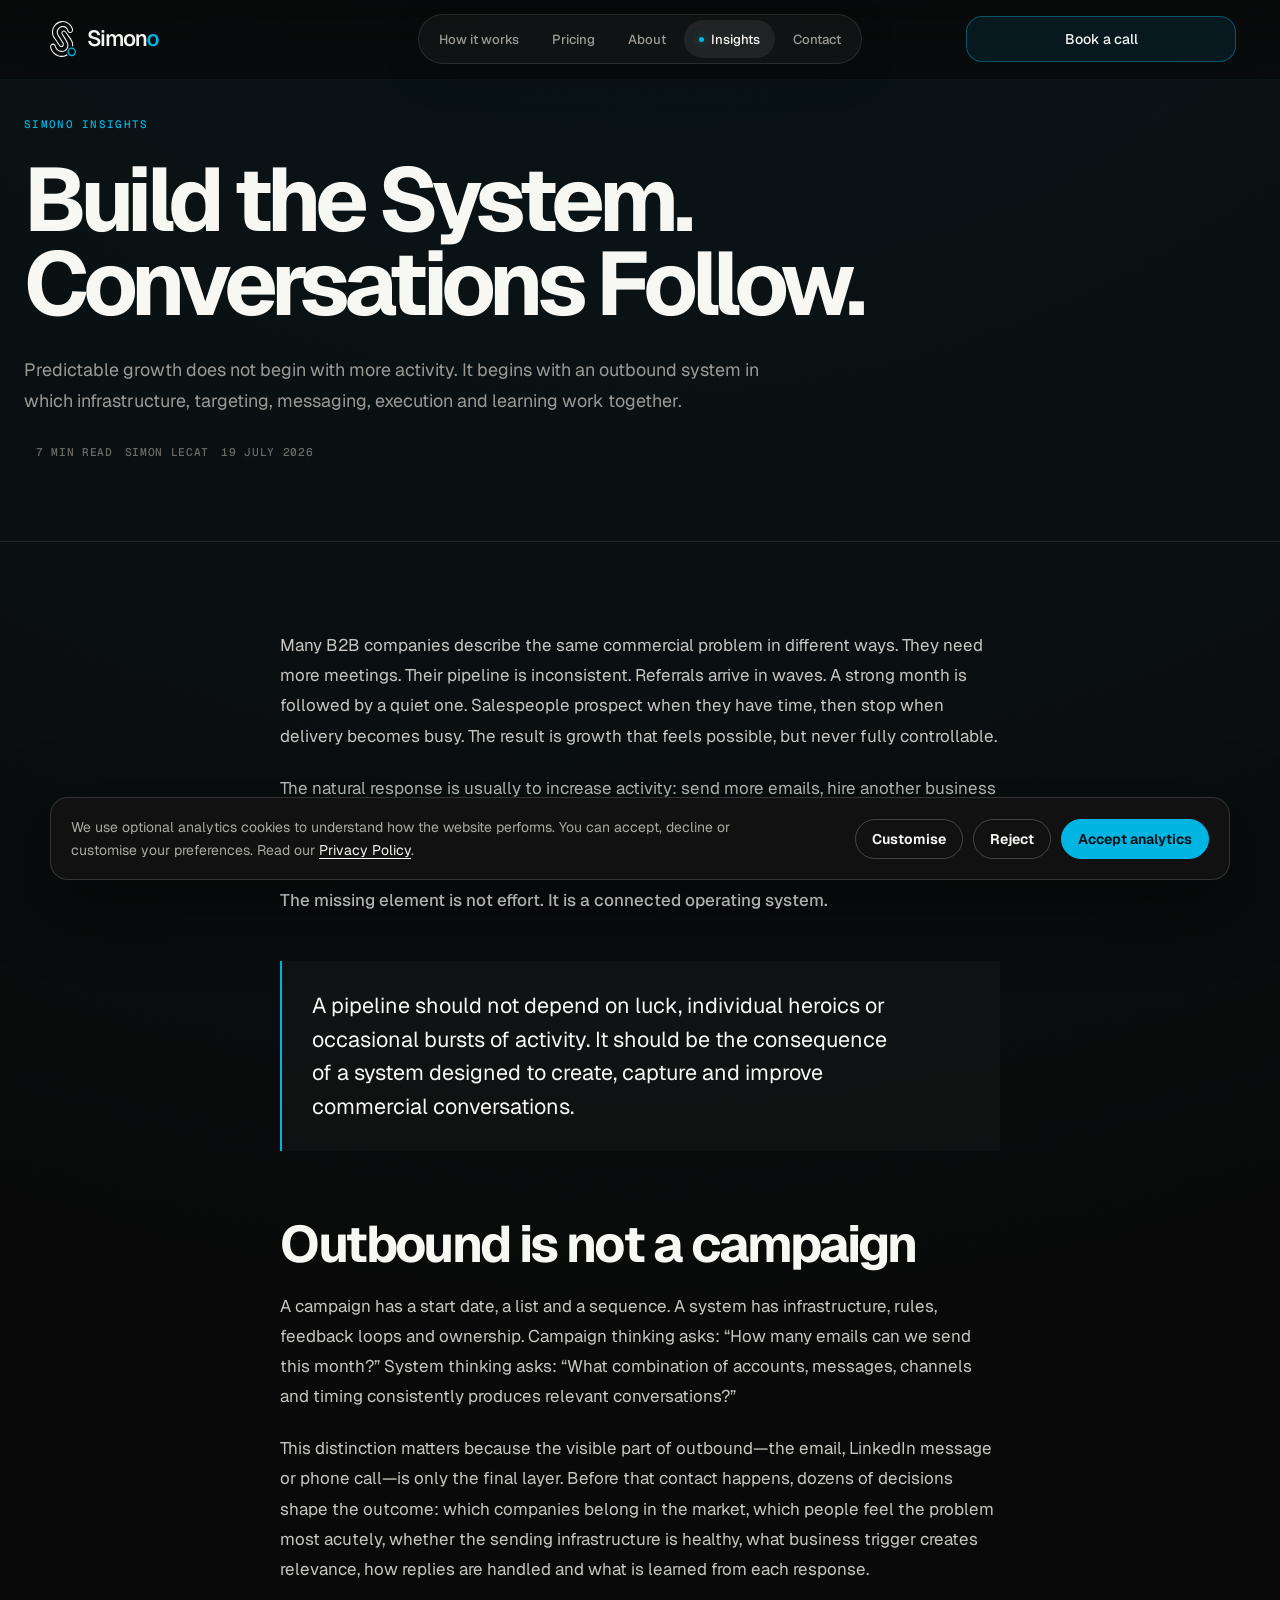
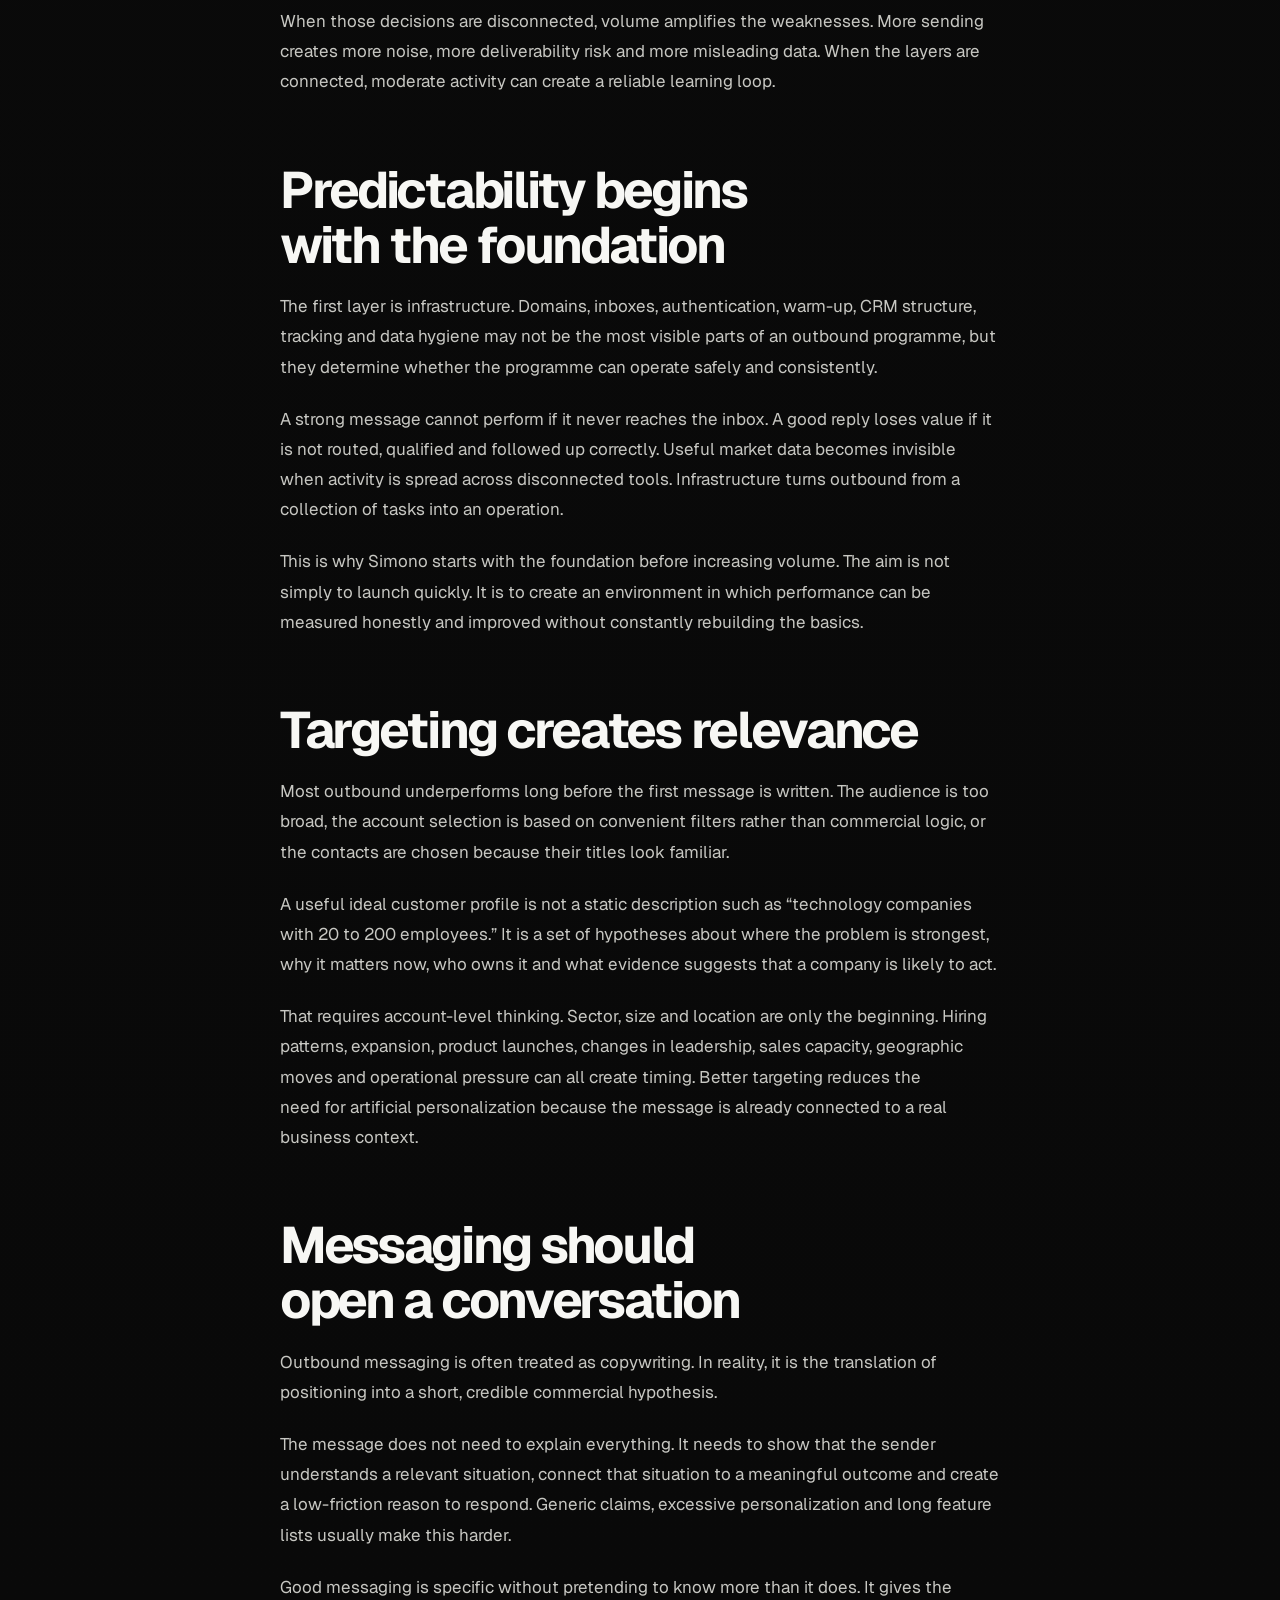
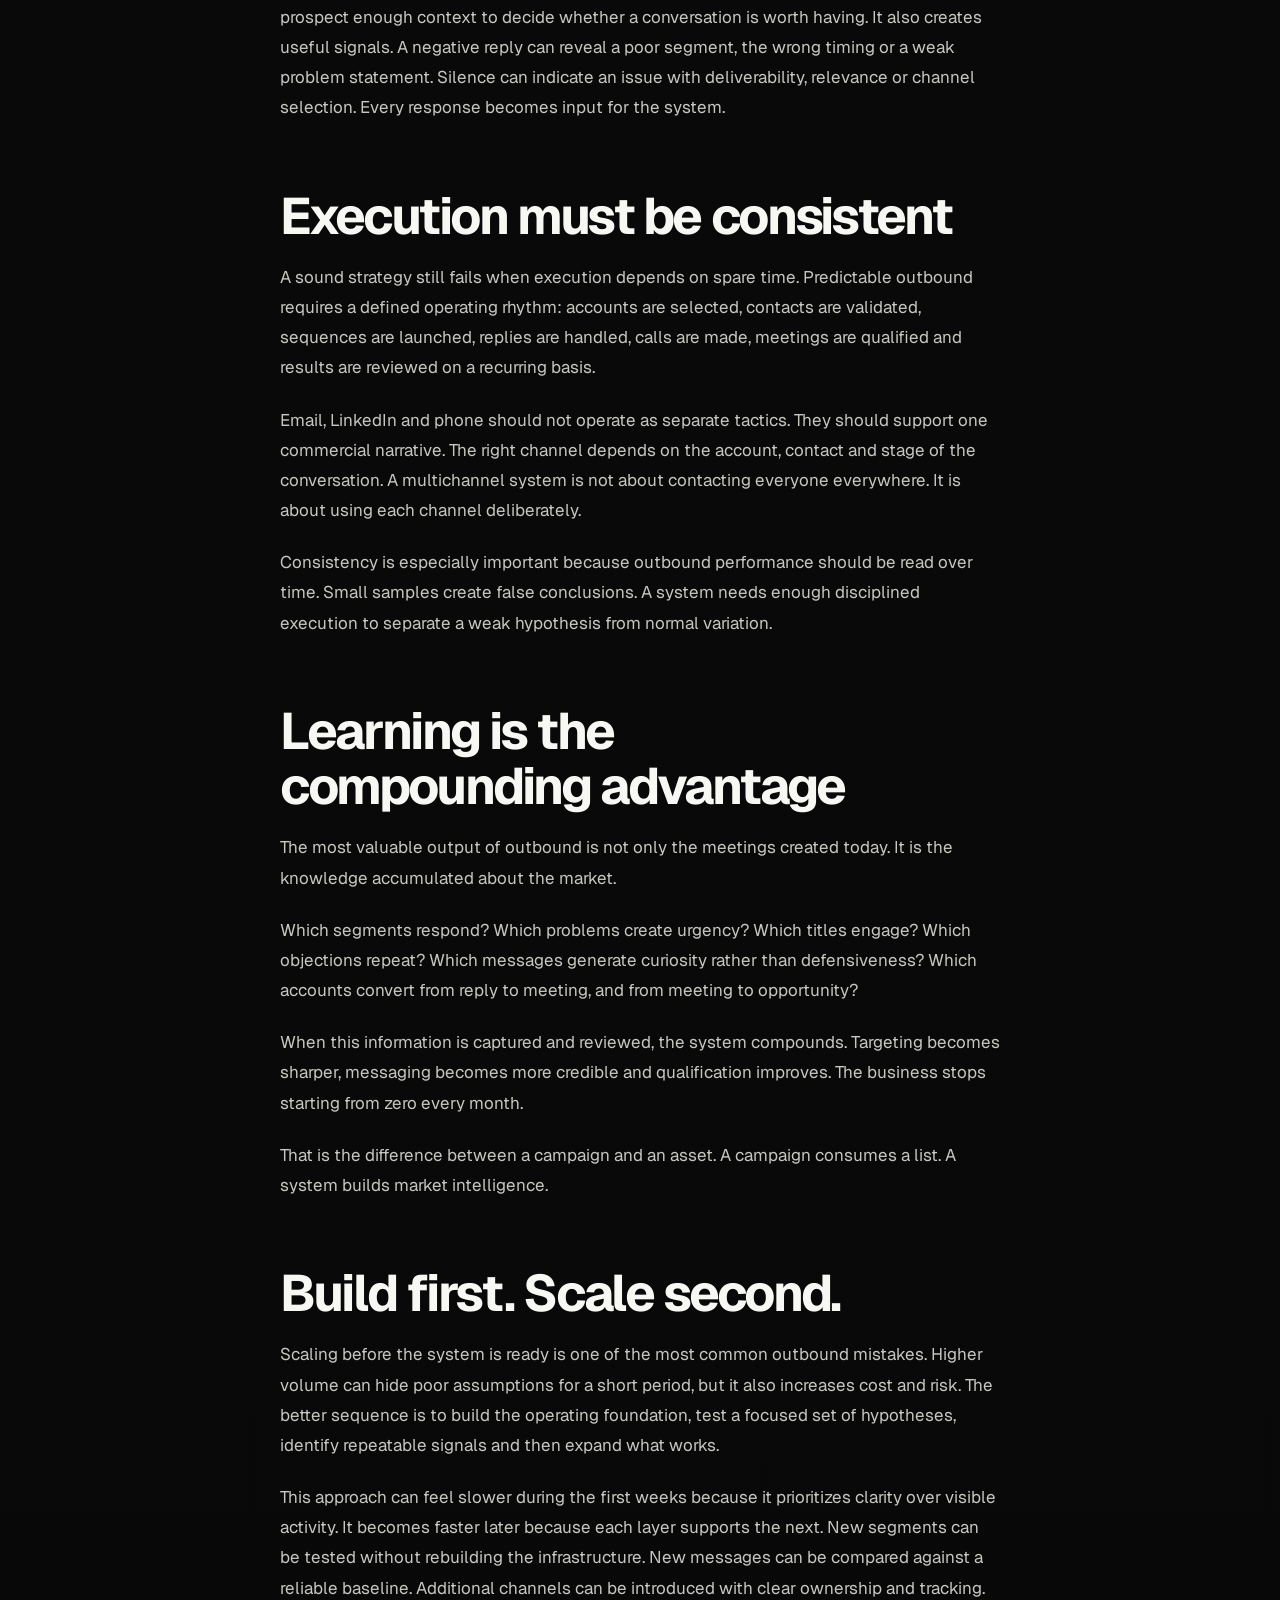
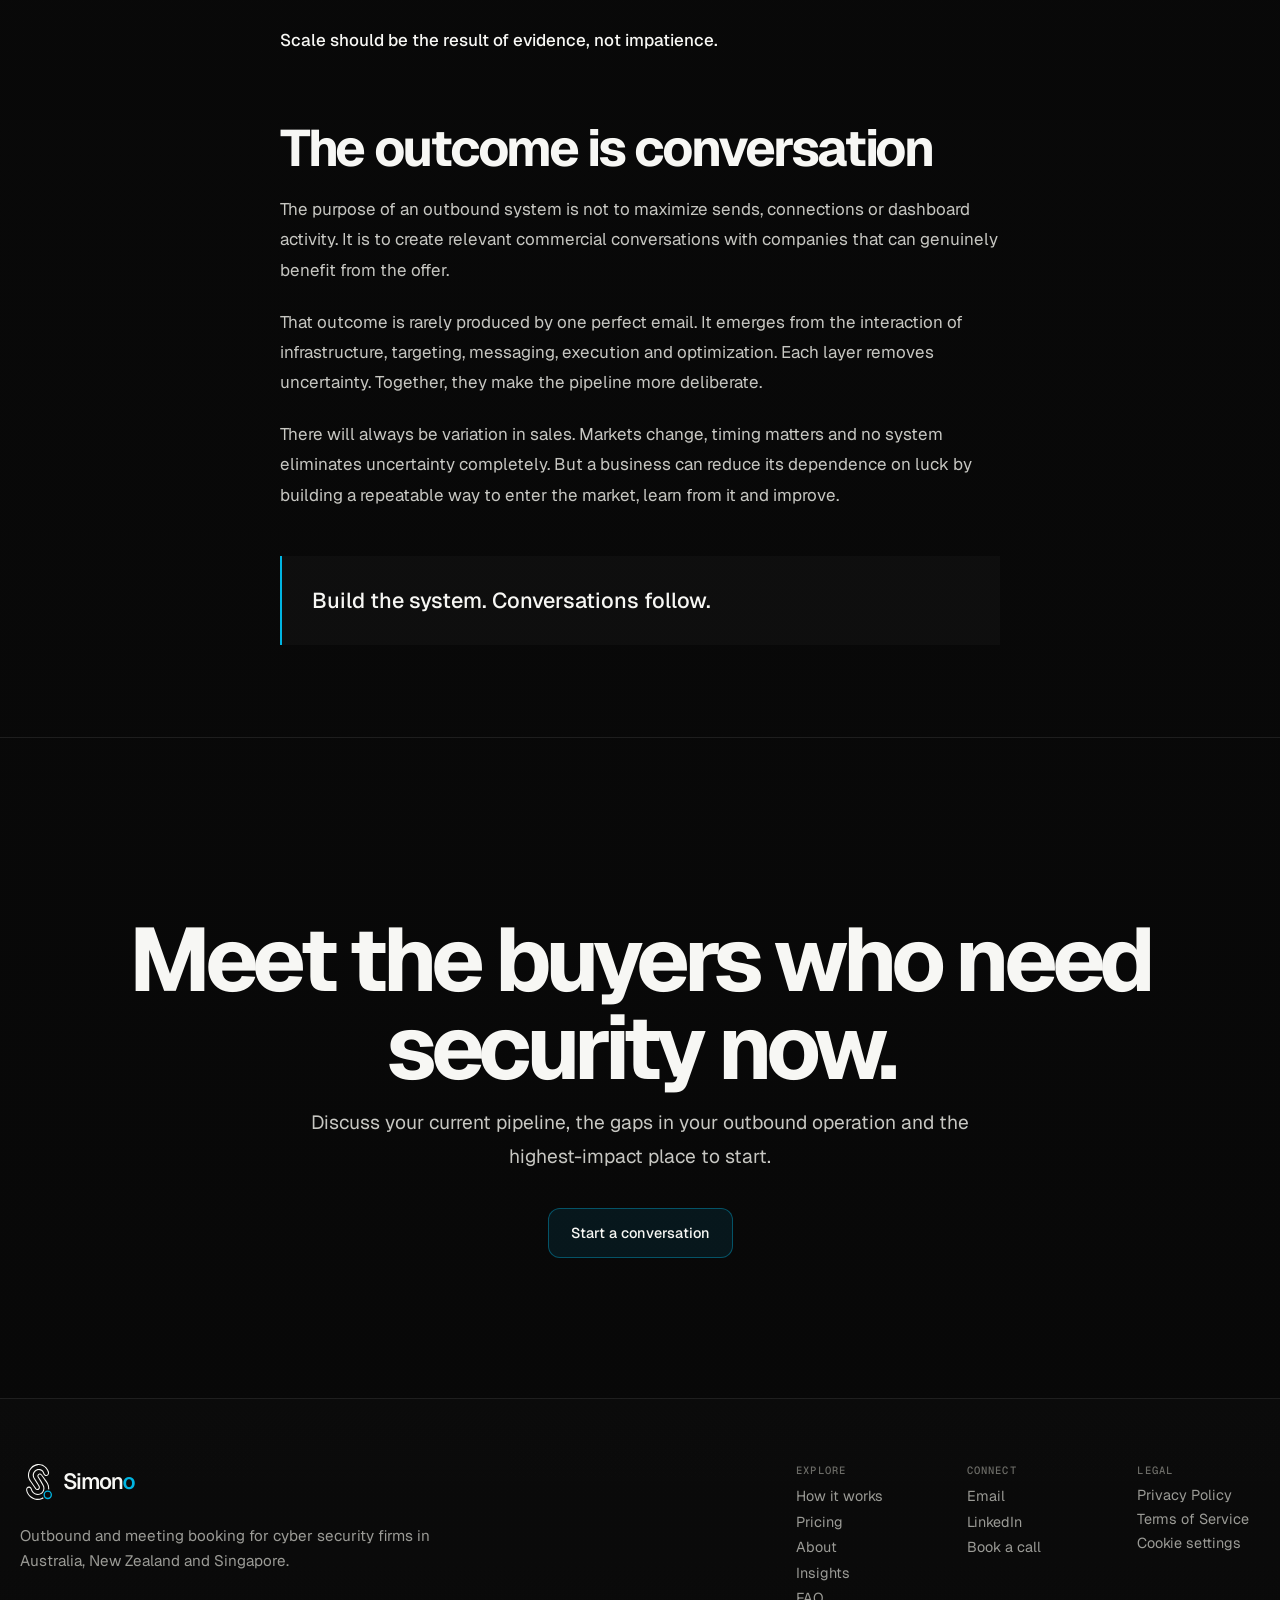
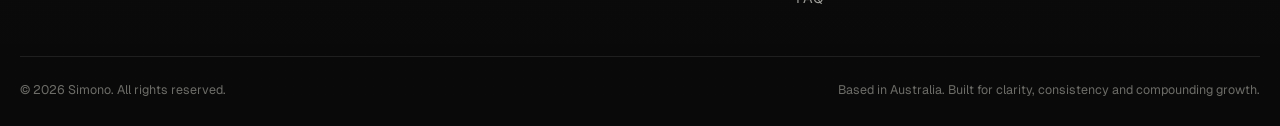
<file: insights/build-the-system/index.html>
<!DOCTYPE html>

<html lang="en">
<head>
<meta charset="utf-8"/>
<meta content="width=device-width,initial-scale=1" name="viewport"/>
<title>Build the System. Conversations Follow. | Simono</title>
    <!-- Simono favicon pack -->
    <link rel="icon" href="/favicon.ico" sizes="any">
    <link rel="icon" type="image/svg+xml" href="/favicon.svg">
    <link rel="icon" type="image/png" sizes="48x48" href="/favicon-48x48.png">
    <link rel="icon" type="image/png" sizes="96x96" href="/favicon-96x96.png">
    <link rel="apple-touch-icon" sizes="180x180" href="/apple-touch-icon.png">
    <link rel="manifest" href="/site.webmanifest">
    <meta name="theme-color" content="#090909">

<meta content="Why predictable B2B growth starts with a connected outbound system rather than isolated campaigns." name="description"/>
<link href="https://www.simono.io/insights/build-the-system/" rel="canonical"/>
<meta content="article" property="og:type"/>
<meta content="Simono" property="og:site_name"/>
<meta content="Build the System. Conversations Follow. — Simono" property="og:title"/>
<meta content="Why predictable B2B growth starts with a connected outbound system rather than isolated campaigns." property="og:description"/>
<meta content="https://www.simono.io/insights/build-the-system/" property="og:url"/>
<meta content="https://www.simono.io/assets/simono-og.png" property="og:image"/>
<meta content="summary_large_image" name="twitter:card"/>
<meta content="Build the System. Conversations Follow. | Simono" name="twitter:title"/>
<meta content="Why predictable B2B growth starts with a connected outbound system rather than isolated campaigns." name="twitter:description"/>
<meta content="https://www.simono.io/assets/simono-og.png" name="twitter:image"/>
<link href="https://fonts.googleapis.com/css2?family=Geist:wght@400;500;600&amp;family=Geist+Mono:wght@400;500&amp;display=swap" rel="stylesheet"/><noscript><link href="https://fonts.googleapis.com/css2?family=Geist:wght@400;500;600&amp;family=Geist+Mono:wght@400;500&amp;display=swap" rel="stylesheet"/></noscript><link href="https://fonts.googleapis.com/css2?family=Geist:wght@400;500;600&amp;family=Geist+Mono:wght@400;500&amp;display=swap" media="print" onload="this.media = 'all'" rel="stylesheet"/><link as="style" href="https://fonts.googleapis.com/css2?family=Geist:wght@400;500;600&amp;family=Geist+Mono:wght@400;500&amp;display=swap" rel="preload"/><link crossorigin="" href="https://fonts.gstatic.com" rel="preconnect"/><link href="https://fonts.googleapis.com" rel="preconnect"/><style>
      :root {
        --bg: #090909;
        --surface: #111;
        --text: #f7f7f4;
        --muted: #9b9b96;
        --muted2: #6c6c67;
        --accent: #00b5e2;
        --line: rgba(255, 255, 255, 0.09);
        --max: 1160px;
        --ease: cubic-bezier(0.22, 0.61, 0.36, 1);
      }
      * {
        box-sizing: border-box;
        margin: 0;
        padding: 0;
      }
      html {
        scroll-behavior: smooth;
        background: var(--bg);
      }
      body {
        color: var(--text);
        background:
          radial-gradient(
            circle at 50% -10%,
            rgba(0, 181, 226, 0.09),
            transparent 28%
          ),
          #090909;
        font-family: Geist, Arial, sans-serif;
        -webkit-font-smoothing: antialiased;
      }
      a {
        color: inherit;
        text-decoration: none;
      }
      .container {
        width: min(var(--max), calc(100% - 48px));
        margin: auto;
      }
      .nav {
        position: sticky;
        top: 0;
        z-index: 10;
        border-bottom: 1px solid var(--line);
        background: rgba(9, 9, 9, 0.86);
        backdrop-filter: blur(18px);
      }
      .navin {
        height: 72px;
        display: flex;
        align-items: center;
        justify-content: space-between;
      }
      .brand {
        display: inline-flex;
        align-items: center;
        gap: 8px;
        font-size: 21px;
        font-weight: 500;
        letter-spacing: -0.045em;
      }
      .brand img {
        width: auto;
        height: 24px;
        object-fit: contain;
      }
      .brand b {
        color: var(--accent);
        font-weight: 500;
      }
      .back {
        color: var(--muted);
        font-size: 0.9rem;
      }
      .back:hover {
        color: var(--text);
      }
      .eyebrow {
        color: var(--accent);
        font: 500 0.68rem "Geist Mono";
        letter-spacing: 0.12em;
        text-transform: uppercase;
      }
      .hero {
        padding: 112px 0 82px;
        border-bottom: 1px solid var(--line);
      }
      h1 {
        max-width: 950px;
        margin-top: 24px;
        font-size: clamp(3.6rem, 7vw, 7.2rem);
        line-height: 0.94;
        letter-spacing: -0.065em;
      }
      .lead {
        max-width: 760px;
        margin-top: 30px;
        color: var(--muted);
        font-size: 1.12rem;
        line-height: 1.72;
      }
      .meta {
        display: flex;
        gap: 12px;
        flex-wrap: wrap;
        margin-top: 28px;
        color: var(--muted2);
        font: 500 0.7rem "Geist Mono";
        letter-spacing: 0.06em;
        text-transform: uppercase;
      }
      .grid {
        display: grid;
        grid-template-columns: repeat(2, 1fr);
        gap: 22px;
        padding: 76px 0 120px;
      }
      .card {
        display: flex;
        flex-direction: column;
        min-height: 330px;
        padding: 34px;
        border: 1px solid var(--line);
        border-radius: 22px;
        background: linear-gradient(
          180deg,
          rgba(255, 255, 255, 0.025),
          rgba(255, 255, 255, 0.006)
        );
        transition: 0.25s var(--ease);
      }
      .card:hover {
        transform: translateY(-4px);
        border-color: rgba(0, 181, 226, 0.35);
      }
      .card.featured {
        grid-column: 1/-1;
        min-height: 440px;
        background:
          radial-gradient(
            circle at 90% 10%,
            rgba(0, 181, 226, 0.11),
            transparent 30%
          ),
          linear-gradient(
            180deg,
            rgba(255, 255, 255, 0.025),
            rgba(255, 255, 255, 0.006)
          );
      }
      .card h2 {
        margin-top: 28px;
        max-width: 780px;
        font-size: clamp(2rem, 4vw, 4.2rem);
        line-height: 1.02;
        letter-spacing: -0.05em;
        font-weight: 500;
      }
      .card:not(.featured) h2 {
        font-size: 2rem;
      }
      .card p {
        margin-top: 18px;
        max-width: 680px;
        color: var(--muted);
        line-height: 1.7;
      }
      .read {
        margin-top: auto;
        padding-top: 38px;
        color: var(--accent);
      }
      .article {
        width: min(780px, calc(100% - 48px));
        margin: 0 auto;
        padding: 82px 0 120px;
      }
      .article h2 {
        margin: 62px 0 18px;
        font-size: clamp(2rem, 4vw, 3.2rem);
        letter-spacing: -0.045em;
        line-height: 1.08;
      }
      .article h3 {
        margin: 36px 0 14px;
        font-size: 1.35rem;
      }
      .article p {
        margin: 0 0 22px;
        color: #c7c7c2;
        font-size: 1.06rem;
        line-height: 1.85;
      }
      .article strong {
        color: var(--text);
        font-weight: 500;
      }
      .pull {
        margin: 46px 0;
        padding: 28px 30px;
        border-left: 2px solid var(--accent);
        background: rgba(255, 255, 255, 0.025);
        font-size: 1.35rem;
        line-height: 1.55;
      }
      .cta {
        width: 100vw;
        margin-top: 92px;
        margin-bottom: calc(-1 * var(--section-space));
        margin-left: calc(50% - 50vw);
        padding: clamp(96px, 11vw, 140px) max(24px, calc((100vw - 1240px) / 2));
        border: 0;
        border-top: 1px solid var(--line);
        border-radius: 0;
        background: transparent;
        text-align: center;
      }
      .cta h3 {
        max-width: 1100px;
        margin: 0 auto 24px;
        font-size: clamp(3.2rem, 7vw, 6.8rem);
        line-height: 0.98;
        letter-spacing: -0.06em;
      }
      .cta p {
        max-width: 720px;
        margin: 0 auto 34px;
        font-size: clamp(1.05rem, 1.5vw, 1.2rem);
        line-height: 1.7;
      }
      .button {
        display: inline-flex;
        min-height: 48px;
        align-items: center;
        padding: 0 20px;
        border: 1px solid rgba(0, 181, 226, 0.42);
        border-radius: 12px;
        background: rgba(0, 181, 226, 0.1);
      }
      footer {
        padding: 30px 0;
        border-top: 1px solid var(--line);
        color: var(--muted2);
        font-size: 0.8rem;
      }
      .foot {
        display: flex;
        justify-content: space-between;
        gap: 20px;
      }
      @media (max-width: 720px) {
        .container,
        .article {
          width: calc(100% - 28px);
        }
        .hero {
          padding: 80px 0 58px;
        }
        .grid {
          grid-template-columns: 1fr;
          padding-top: 52px;
        }
        .card.featured {
          grid-column: auto;
        }
        .foot {
          flex-direction: column;
        }
      }

      /* Footer connect links tightened */
      .footer-v4-links > div:last-child {
        align-content: start !important;
        gap: 6px !important;
      }
      .footer-v4-links > div:last-child a {
        line-height: 1.2 !important;
        margin: 0 !important;
        padding: 0 !important;
      }
    
.footer-v4-links button[data-cookie-settings]{display:block;-webkit-appearance:none;appearance:none;background:none;border:0;padding:0;margin:0;color:#9b9b96;font-family:"Geist",sans-serif;font-size:.9rem;font-weight:400;line-height:1.35;letter-spacing:normal;text-align:left;text-decoration:none;cursor:pointer;transition:color .2s ease}.footer-v4-links button[data-cookie-settings]:hover{color:#f7f7f4}.footer-v4-links{grid-template-columns:repeat(3,minmax(120px,1fr))!important}@media(max-width:760px){.footer-v4-links{grid-template-columns:1fr 1fr!important}.footer-v4-links>div:last-child{grid-column:1/-1}}
</style>
<script type="application/ld+json">
      {
        "@context": "https://schema.org",
        "@type": "Article",
        "headline": "Build the System. Conversations Follow.",
        "description": "Why predictable B2B growth starts with a connected outbound system rather than isolated campaigns.",
        "author": { "@type": "Person", "name": "Simon Lecat", "url": "https://www.simono.io/#founder", "sameAs": "https://www.linkedin.com/in/simon-lecat/" },
        "publisher": {
          "@type": "Organization",
          "name": "Simono",
          "logo": {
            "@type": "ImageObject",
            "url": "https://www.simono.io/assets/simono-logo.svg"
          }
        },
        "mainEntityOfPage": "https://www.simono.io/insights/build-the-system/",
        "datePublished": "2026-07-19",
        "dateModified": "2026-07-19"
      }
    </script>
<style>
      /* Shared production footer */
      .footer,
      .site-footer {
        padding: 0 !important;
        border-top: 1px solid rgba(255, 255, 255, 0.09) !important;
        background: linear-gradient(
          180deg,
          rgba(255, 255, 255, 0.012),
          rgba(255, 255, 255, 0.004)
        ) !important;
      }
      .footer-v4 {
        padding: 64px 0 28px !important;
      }
      .footer-v4-main {
        display: grid !important;
        grid-template-columns: 1.2fr 0.8fr !important;
        gap: 80px !important;
        align-items: start !important;
        padding-bottom: 48px !important;
      }
      .footer-v4-brand p {
        max-width: 420px !important;
        margin-top: 18px !important;
        color: #9b9b96 !important;
        font-size: 0.95rem !important;
        line-height: 1.65 !important;
      }
      .footer-v4-links {
        display: grid !important;
        grid-template-columns: repeat(2, max-content) !important;
        justify-content: end !important;
        gap: 48px !important;
      }
      .footer-v4-links div {
        display: grid !important;
        gap: 6px !important;
      }
      .footer-v4-links span {
        margin-bottom: 4px !important;
        color: #6c6c67 !important;
        font:
          500 0.66rem "Geist Mono",
          monospace !important;
        letter-spacing: 0.11em !important;
        text-transform: uppercase !important;
      }
      .footer-v4-links a {
        color: #9b9b96 !important;
        font-size: 0.9rem !important;
        line-height: 1.35 !important;
        text-decoration: none !important;
        transition: 0.2s ease !important;
      }
      .footer-v4-links a:hover {
        color: #f7f7f4 !important;
      }
      .footer-v4-bottom {
        display: flex !important;
        justify-content: space-between !important;
        gap: 24px !important;
        padding-top: 24px !important;
        border-top: 1px solid rgba(255, 255, 255, 0.09) !important;
        color: #6c6c67 !important;
        font-size: 0.78rem !important;
      }
      .footer-v4 .brand {
        display: inline-flex !important;
        align-items: center !important;
        gap: 7px !important;
        text-decoration: none !important;
      }
      .footer-v4 .simono-v3-wordmark {
        font-family:
          "Geist",
          Inter,
          -apple-system,
          BlinkMacSystemFont,
          "Segoe UI",
          sans-serif !important;
        font-size: 19px !important;
        font-weight: 500 !important;
        letter-spacing: -0.045em !important;
        color: #f7f7f4 !important;
      }
      .footer-v4 .simono-v3-o {
        color: #00b5e2 !important;
      }
      @media (max-width: 760px) {
        .footer-v4-main {
          grid-template-columns: 1fr !important;
          gap: 42px !important;
        }
        .footer-v4-links {
          justify-content: start !important;
          gap: 28px !important;
        }
        .footer-v4-bottom {
          flex-direction: column !important;
        }
      }

      body {
        font-family:
          "Geist",
          Inter,
          -apple-system,
          BlinkMacSystemFont,
          "Segoe UI",
          sans-serif !important;
      }

      /* Simono brand lockup — final proportions */
      .nav .brand,
      .footer-v4 .brand,
      .footer .brand {
        gap: 4px !important;
        display: inline-flex !important;
        align-items: center !important;
      }
      .simono-v3-mark {
        width: 52px !important;
        height: 52px !important;
        object-fit: contain !important;
        flex: 0 0 52px !important;
        filter: none !important;
        margin: 0 !important;
      }
      .simono-v3-wordmark {
        font-size: 22px !important;
        font-weight: 560 !important;
        line-height: 1 !important;
        letter-spacing: -0.052em !important;
        color: #f7f7f4 !important;
        transform: translateY(-0.5px);
      }
      .simono-v3-o {
        color: #00b5e2 !important;
      }
      .footer-v4 .simono-v3-mark,
      .footer .simono-v3-mark {
        width: 45px !important;
        height: 45px !important;
        flex-basis: 45px !important;
      }
      .footer-v4 .simono-v3-wordmark,
      .footer .simono-v3-wordmark {
        font-size: 20px !important;
      }
      @media (max-width: 1050px) {
        .simono-v3-mark {
          width: 47px !important;
          height: 47px !important;
          flex-basis: 47px !important;
        }
        .simono-v3-wordmark {
          font-size: 21px !important;
        }
      }
      @media (max-width: 720px) {
        .nav .brand,
        .footer-v4 .brand,
        .footer .brand {
          gap: 3px !important;
        }
        .simono-v3-mark {
          width: 43px !important;
          height: 43px !important;
          flex-basis: 43px !important;
        }
        .simono-v3-wordmark {
          font-size: 19px !important;
        }
        .footer-v4 .simono-v3-mark,
        .footer .simono-v3-mark {
          width: 39px !important;
          height: 39px !important;
          flex-basis: 39px !important;
        }
        .footer-v4 .simono-v3-wordmark,
        .footer .simono-v3-wordmark {
          font-size: 18px !important;
        }
      }

      /* Simono brand lockup — optically cropped and identical in nav/footer */
      .nav .brand,
      .footer-v4 .brand,
      .footer .brand {
        display: inline-flex !important;
        align-items: center !important;
        justify-content: flex-start !important;
        gap: 5px !important;
        width: max-content !important;
      }
      .simono-v3-mark,
      .footer-v4 .simono-v3-mark,
      .footer .simono-v3-mark {
        width: 38px !important;
        height: 38px !important;
        flex: 0 0 38px !important;
        object-fit: contain !important;
        margin: 0 !important;
      }
      .simono-v3-wordmark,
      .footer-v4 .simono-v3-wordmark,
      .footer .simono-v3-wordmark {
        font-size: 22px !important;
        font-weight: 560 !important;
        line-height: 1 !important;
        letter-spacing: -0.052em !important;
        transform: translateY(-0.5px) !important;
      }
      .footer-v4-brand p {
        margin-left: 0 !important;
        padding-left: 0 !important;
      }
      @media (max-width: 1050px) {
        .simono-v3-mark,
        .footer-v4 .simono-v3-mark,
        .footer .simono-v3-mark {
          width: 33px !important;
          height: 33px !important;
          flex-basis: 33px !important;
        }
        .simono-v3-wordmark,
        .footer-v4 .simono-v3-wordmark,
        .footer .simono-v3-wordmark {
          font-size: 21px !important;
        }
      }
      @media (max-width: 720px) {
        .nav .brand,
        .footer-v4 .brand,
        .footer .brand {
          gap: 4px !important;
        }
        .simono-v3-mark,
        .footer-v4 .simono-v3-mark,
        .footer .simono-v3-mark {
          width: 30px !important;
          height: 30px !important;
          flex-basis: 30px !important;
        }
        .simono-v3-wordmark,
        .footer-v4 .simono-v3-wordmark,
        .footer .simono-v3-wordmark {
          font-size: 19px !important;
        }
      }

      .footer-tagline {
        max-width: 300px;
        margin-top: 18px;
        color: rgba(244, 244, 242, 0.68);
        font-size: 0.875rem;
        line-height: 1.6;
      }
      @media (max-width: 700px) {
        .footer-tagline {
          max-width: 280px;
          font-size: 0.8125rem;
        }
      }
    </style>
<style>
/* v2.7 — exact Home brand/font/alignment overrides */
html, body { font-family: "Geist", Arial, sans-serif !important; }
.nav .container, .footer .container, .footer-v4 .container { width: min(100% - 40px, 1240px) !important; margin-inline: auto !important; }
.nav-inner { min-height: 72px !important; display: grid !important; grid-template-columns: 220px minmax(0, 1fr) 290px !important; align-items: center !important; gap: 24px !important; }
.nav .brand, .footer-v4 .brand, .footer .brand { display:inline-flex !important; align-items:center !important; justify-content:flex-start !important; gap:5px !important; width:max-content !important; min-width:0 !important; margin:0 !important; padding:0 !important; transform:none !important; text-decoration:none !important; white-space:nowrap !important; }
.simono-v3-mark, .footer-v4 .simono-v3-mark, .footer .simono-v3-mark { display:block !important; width:38px !important; height:38px !important; flex:0 0 38px !important; max-width:none !important; object-fit:contain !important; margin:0 !important; filter:none !important; }
.simono-v3-wordmark, .footer-v4 .simono-v3-wordmark, .footer .simono-v3-wordmark { display:inline !important; margin:0 !important; padding:0 !important; font-family:"Geist","Inter",-apple-system,BlinkMacSystemFont,"Segoe UI",sans-serif !important; font-size:22px !important; font-weight:560 !important; font-style:normal !important; line-height:1 !important; letter-spacing:-0.052em !important; color:#f7f7f4 !important; transform:translateY(-0.5px) !important; -webkit-font-smoothing:antialiased !important; -moz-osx-font-smoothing:grayscale !important; text-rendering:geometricPrecision !important; }
.simono-v3-o { display:inline !important; color:#00b5e2 !important; font:inherit !important; line-height:inherit !important; letter-spacing:inherit !important; vertical-align:baseline !important; }
.nav-links { justify-self:center !important; }
.nav-cta, .nav-inner > a.button { justify-self:end !important; }
.footer-v4-brand p { margin-left:0 !important; padding-left:0 !important; }
@media (max-width:1050px){ .nav-inner{display:flex !important; min-height:68px !important;} .simono-v3-mark,.footer-v4 .simono-v3-mark,.footer .simono-v3-mark{width:33px !important;height:33px !important;flex-basis:33px !important;} .simono-v3-wordmark,.footer-v4 .simono-v3-wordmark,.footer .simono-v3-wordmark{font-size:21px !important;} }
@media (max-width:720px){ .nav .container,.footer .container,.footer-v4 .container{width:min(100% - 28px,1240px) !important;} .nav-inner{min-height:64px !important;} .nav .brand,.footer-v4 .brand,.footer .brand{gap:4px !important;} .simono-v3-mark,.footer-v4 .simono-v3-mark,.footer .simono-v3-mark{width:30px !important;height:30px !important;flex-basis:30px !important;} .simono-v3-wordmark,.footer-v4 .simono-v3-wordmark,.footer .simono-v3-wordmark{font-size:19px !important;} }
</style><style id="exact-home-nav-footer-css">:root {
        --bg: #090909;
        --bg-2: #0d0d0d;
        --surface: #111;
        --surface-2: #151515;
        --text: #f7f7f4;
        --muted: #9b9b96;
        --muted-2: #6c6c67;
        --accent: #00b5e2;
        --accent-soft: rgba(0, 181, 226, 0.1);
        --line: rgba(255, 255, 255, 0.09);
        --line-strong: rgba(255, 255, 255, 0.15);
        --max: 1240px;
        --ease: cubic-bezier(0.22, 0.61, 0.36, 1);
      }* {
        box-sizing: border-box;
        margin: 0;
        padding: 0;
      }html {
        scroll-behavior: smooth;
        background: var(--bg);
      }body {
        min-height: 100%;
        overflow-x: hidden;
        color: var(--text);
        background:
          radial-gradient(
            circle at 50% -10%,
            rgba(0, 181, 226, 0.09),
            transparent 28%
          ),
          linear-gradient(180deg, #0a0a0a, #080808);
        font-family: "Geist", Arial, sans-serif;
        -webkit-font-smoothing: antialiased;
      }.container {
        width: min(var(--max), calc(100% - 48px));
        margin: auto;
      }.nav {
        position: fixed;
        inset: 0 0 auto;
        z-index: 100;
        transition: 0.3s ease;
      }.nav.scrolled {
        background: rgba(9, 9, 9, 0.78);
        backdrop-filter: blur(18px);
        border-bottom: 1px solid var(--line);
      }.nav-inner {
        height: 78px;
        display: flex;
        align-items: center;
        justify-content: space-between;
        gap: 28px;
      }.brand {
        display: flex;
        align-items: center;
        gap: 13px;
      }.brand img {
        width: 34px;
        height: 34px;
        object-fit: contain;
        filter: invert(1) hue-rotate(180deg);
      }.brand span {
        font-size: 1rem;
        font-weight: 500;
        letter-spacing: 0.13em;
      }.brand b {
        color: var(--accent);
        font-weight: 500;
      }.nav-links {
        display: flex;
        align-items: center;
        gap: 28px;
        color: var(--muted);
        font-size: 0.88rem;
      }.nav-links a:hover {
        color: var(--text);
      }.button {
        display: inline-flex;
        align-items: center;
        justify-content: center;
        gap: 10px;
        min-height: 50px;
        padding: 0 22px;
        border: 1px solid rgba(0, 181, 226, 0.38);
        border-radius: 12px;
        background: rgba(0, 181, 226, 0.09);
        color: var(--text);
        font-size: 0.9rem;
        font-weight: 500;
        cursor: pointer;
        transition:
          transform 0.25s var(--ease),
          background 0.25s,
          border-color 0.25s;
      }.button:hover {
        transform: translateY(-2px);
        background: rgba(0, 181, 226, 0.15);
        border-color: var(--accent);
      }.button.secondary {
        border-color: var(--line-strong);
        background: rgba(255, 255, 255, 0.025);
        color: var(--muted);
      }.button.secondary:hover {
        color: var(--text);
        background: rgba(255, 255, 255, 0.055);
      }.menu {
        display: none;
        width: 44px;
        height: 44px;
        border: 1px solid var(--line);
        border-radius: 11px;
        background: var(--surface);
        color: var(--text);
      }.offer-card > .button:first-of-type {
        margin-top: auto;
      }.footer {
        padding: 32px 0;
        border-top: 1px solid var(--line);
      }.footer-inner {
        display: grid;
        grid-template-columns: 1fr auto 1fr;
        align-items: center;
        gap: 20px;
      }.footer-center {
        color: var(--muted-2);
        font-size: 0.8rem;
      }.footer-links {
        justify-self: end;
        display: flex;
        gap: 20px;
        color: var(--muted);
        font-size: 0.82rem;
      }@media (max-width: 1050px) {.nav-links,
        .nav .button {
          display: none;
        }.menu {
          display: grid;
          place-items: center;
        }}@media (max-width: 760px) {.container {
          width: min(var(--max), calc(100% - 28px));
        }.footer-inner {
          grid-template-columns: 1fr;
          justify-items: start;
        }.footer-links {
          justify-self: start;
        }}@media (prefers-reduced-motion: reduce) {* {
          scroll-behavior: auto !important;
          animation: none !important;
          transition: none !important;
        }}:root {
        --accent: #00b5e2 !important;
        --accent-soft: rgba(0, 181, 226, 0.1) !important;
      }.nav {
        padding: 0 !important;
        background: rgba(9, 9, 9, 0.84) !important;
        border-bottom: 1px solid rgba(255, 255, 255, 0.07) !important;
        backdrop-filter: blur(16px) saturate(125%) !important;
        -webkit-backdrop-filter: blur(16px) saturate(125%) !important;
      }.nav.scrolled {
        background: rgba(9, 9, 9, 0.94) !important;
      }.nav .container {
        width: min(1240px, calc(100% - 48px)) !important;
        padding: 0 !important;
      }.nav-inner {
        min-height: 72px !important;
        display: grid !important;
        grid-template-columns: 220px minmax(0, 1fr) 220px !important;
        align-items: center !important;
        gap: 24px !important;
      }.nav .brand,
      .footer .brand {
        display: inline-flex !important;
        align-items: center !important;
        justify-content: flex-start !important;
        width: max-content !important;
        min-width: 0 !important;
        margin: 0 !important;
        padding: 0 !important;
        gap: 8px !important;
        transform: none !important;
        text-decoration: none !important;
        white-space: nowrap !important;
      }.simono-v3-mark {
        display: block !important;
        width: auto !important;
        height: 32px !important;
        max-width: none !important;
        flex: 0 0 auto !important;
        object-fit: contain !important;
        filter: none !important;
      }.simono-v3-wordmark {
        display: inline !important;
        margin: 0 !important;
        padding: 0 !important;
        font-family:
          "Geist",
          "Inter",
          -apple-system,
          BlinkMacSystemFont,
          "Segoe UI",
          sans-serif !important;
        font-size: 21px !important;
        font-weight: 500 !important;
        font-style: normal !important;
        line-height: 1 !important;
        letter-spacing: -0.045em !important;
        color: #f7f7f4 !important;
        font-kerning: normal !important;
        font-variant-ligatures: common-ligatures !important;
        -webkit-font-smoothing: antialiased !important;
        -moz-osx-font-smoothing: grayscale !important;
        text-rendering: geometricPrecision !important;
      }.simono-v3-o {
        display: inline !important;
        color: #00b5e2 !important;
        font: inherit !important;
        line-height: inherit !important;
        letter-spacing: inherit !important;
        vertical-align: baseline !important;
      }.nav-links {
        justify-self: center !important;
      }.nav-cta {
        justify-self: end !important;
      }.footer .simono-v3-mark {
        height: 28px !important;
      }.footer .simono-v3-wordmark {
        font-size: 19px !important;
      }.footer .brand {
        gap: 7px !important;
      }@media (max-width: 1050px) {.nav-inner {
          display: flex !important;
          min-height: 68px !important;
        }.simono-v3-mark {
          height: 29px !important;
        }.simono-v3-wordmark {
          font-size: 20px !important;
        }}@media (max-width: 720px) {.nav .container {
          width: min(100% - 28px, 1240px) !important;
        }.nav-inner {
          min-height: 64px !important;
        }.simono-v3-mark {
          height: 27px !important;
        }.simono-v3-wordmark {
          font-size: 18px !important;
        }.footer .simono-v3-mark {
          height: 25px !important;
        }.footer .simono-v3-wordmark {
          font-size: 17px !important;
        }}.nav-inner {
        grid-template-columns: 220px minmax(0, 1fr) 290px !important;
      }.nav-inner > a.button {
        width: 270px !important;
        min-width: 270px !important;
        max-width: 270px !important;
        height: 46px !important;
        min-height: 46px !important;
        padding: 0 18px !important;
        border-radius: 16px !important;
        display: inline-flex !important;
        align-items: center !important;
        justify-content: center !important;
        justify-self: end !important;
        flex: 0 0 270px !important;
        white-space: nowrap !important;
        word-break: normal !important;
        overflow-wrap: normal !important;
        flex-wrap: nowrap !important;
        font-size: 14px !important;
        line-height: 1 !important;
        text-align: center !important;
      }@media (max-width: 1050px) {.nav-inner > a.button {
          width: 250px !important;
          min-width: 250px !important;
          max-width: 250px !important;
          flex-basis: 250px !important;
          font-size: 13px !important;
        }}.nav {
        display: flex !important;
        justify-content: center !important;
      }.nav .container {
        max-width: 1240px !important;
        width: min(1240px, calc(100% - 64px)) !important;
        margin: 0 auto !important;
        padding: 0 12px !important;
      }.nav-inner {
        grid-template-columns: 220px 1fr 270px !important;
        align-items: center !important;
      }.nav-links {
        display: flex !important;
        justify-content: center !important;
        gap: 32px !important;
      }@media (max-width: 1050px) {.nav .container {
          width: min(100% - 32px, 1240px) !important;
        }}.footer {
        padding: 0;
        border-top: 1px solid var(--line);
        background: linear-gradient(
          180deg,
          rgba(255, 255, 255, 0.012),
          rgba(255, 255, 255, 0.004)
        );
      }.footer-v4 {
        padding: 64px 0 28px;
      }.footer-v4-main {
        display: grid;
        grid-template-columns: minmax(0, 1fr) auto;
        gap: 40px;
        align-items: start;
        padding-bottom: 48px;
      }.footer-v4-brand p {
        max-width: 420px;
        margin-top: 18px;
        color: var(--muted);
        font-size: 0.95rem;
        line-height: 1.65;
      }.footer-v4-links {
        display: grid;
        grid-template-columns: repeat(2, max-content);
        gap: 28px;
        align-items: start;
      }.footer-v4-links div {
        display: grid;
        gap: 6px;
      }.footer-v4-links span {
        margin-bottom: 4px;
        color: var(--muted-2);
        font: 500 0.66rem "Geist Mono";
        letter-spacing: 0.11em;
        text-transform: uppercase;
      }.footer-v4-links a {
        color: var(--muted);
        font-size: 0.9rem;
        transition: 0.2s ease;
      }.footer-v4-links a:hover {
        color: var(--text);
      }.footer-v4-bottom {
        display: flex;
        justify-content: space-between;
        gap: 24px;
        padding-top: 24px;
        border-top: 1px solid var(--line);
        color: var(--muted-2);
        font-size: 0.78rem;
      }@media (max-width: 760px) {.footer-v4-main {
          grid-template-columns: 1fr;
          gap: 42px;
        }.footer-v4-links {
          grid-template-columns: repeat(2, max-content);
          gap: 28px;
        }.footer-v4-bottom {
          flex-direction: column;
        }}@media (max-width: 1050px) {.nav .container {
          width: min(100% - 32px, 1240px) !important;
          padding: 0 !important;
        }.nav-inner {
          position: relative !important;
          display: flex !important;
          justify-content: space-between !important;
          align-items: center !important;
          width: 100% !important;
          min-height: 68px !important;
          gap: 16px !important;
        }.nav-inner > a.button {
          display: none !important;
        }.menu {
          display: grid !important;
          place-items: center !important;
          flex: 0 0 44px !important;
          margin-left: auto !important;
          cursor: pointer !important;
        }.nav-links {
          position: absolute !important;
          top: calc(100% + 10px) !important;
          left: 0 !important;
          right: 0 !important;
          z-index: 120 !important;
          display: grid !important;
          gap: 0 !important;
          padding: 10px !important;
          border: 1px solid var(--line-strong) !important;
          border-radius: 16px !important;
          background: rgba(12, 12, 12, 0.98) !important;
          box-shadow: 0 24px 60px rgba(0, 0, 0, 0.45) !important;
          backdrop-filter: blur(18px) !important;
          -webkit-backdrop-filter: blur(18px) !important;
          opacity: 0 !important;
          visibility: hidden !important;
          transform: translateY(-8px) !important;
          pointer-events: none !important;
          transition:
            opacity 0.2s ease,
            transform 0.2s ease,
            visibility 0.2s ease !important;
        }.nav-links.is-open {
          opacity: 1 !important;
          visibility: visible !important;
          transform: none !important;
          pointer-events: auto !important;
        }.nav-links a {
          display: flex !important;
          align-items: center !important;
          min-height: 48px !important;
          padding: 0 14px !important;
          border-radius: 10px !important;
          color: var(--muted) !important;
        }.nav-links a:hover,
        .nav-links a:focus-visible {
          color: var(--text) !important;
          background: rgba(255, 255, 255, 0.05) !important;
        }}@media (max-width: 760px) {.nav .container {
          width: min(100% - 28px, 1240px) !important;
        }.nav-inner {
          min-height: 64px !important;
        }.button {
          width: 100% !important;
        }.offer-card .button {
          display: flex !important;
        }}.footer-v4-links > div:last-child {
        align-content: start !important;
        gap: 6px !important;
      }.footer-v4-links > div:last-child a {
        line-height: 1.2 !important;
        margin: 0 !important;
        padding: 0 !important;
      }.footer-v4-links button[data-cookie-settings]{display:block;-webkit-appearance:none;appearance:none;background:none;border:0;padding:0;margin:0;color:#9b9b96;font-family:"Geist",sans-serif;font-size:.9rem;font-weight:400;line-height:1.35;letter-spacing:normal;text-align:left;text-decoration:none;cursor:pointer;transition:color .2s ease}.footer-v4-links button[data-cookie-settings]:hover{color:#f7f7f4}.footer-v4-links{grid-template-columns:repeat(3,minmax(120px,1fr))!important}@media(max-width:760px){.footer-v4-links{grid-template-columns:1fr 1fr!important}.footer-v4-links>div:last-child{grid-column:1/-1}}
.nav .brand,
  .footer-v4 .brand,
  .footer .brand {
    gap: 4px !important;
    display: inline-flex !important;
    align-items: center !important;
  }.simono-v3-mark {
    width: 52px !important;
    height: 52px !important;
    object-fit: contain !important;
    flex: 0 0 52px !important;
    filter: none !important;
    margin: 0 !important;
  }.simono-v3-wordmark {
    font-size: 22px !important;
    font-weight: 560 !important;
    line-height: 1 !important;
    letter-spacing: -0.052em !important;
    color: #f7f7f4 !important;
    transform: translateY(-0.5px);
  }.simono-v3-o {
    color: #00b5e2 !important;
  }.footer-v4 .simono-v3-mark,
  .footer .simono-v3-mark {
    width: 45px !important;
    height: 45px !important;
    flex-basis: 45px !important;
  }.footer-v4 .simono-v3-wordmark,
  .footer .simono-v3-wordmark {
    font-size: 20px !important;
  }@media (max-width: 1050px) {.simono-v3-mark {
      width: 33px !important;
      height: 33px !important;
      flex-basis: 33px !important;
    }.simono-v3-wordmark {
      font-size: 21px !important;
    }}@media (max-width: 720px) {.nav .brand,
    .footer-v4 .brand,
    .footer .brand {
      gap: 3px !important;
    }.simono-v3-mark {
      width: 30px !important;
      height: 30px !important;
      flex-basis: 30px !important;
    }.simono-v3-wordmark {
      font-size: 19px !important;
    }.footer-v4 .simono-v3-mark,
    .footer .simono-v3-mark {
      width: 27px !important;
      height: 27px !important;
      flex-basis: 27px !important;
    }.footer-v4 .simono-v3-wordmark,
    .footer .simono-v3-wordmark {
      font-size: 18px !important;
    }}.nav .brand,
  .footer-v4 .brand,
  .footer .brand {
    display: inline-flex !important;
    align-items: center !important;
    justify-content: flex-start !important;
    gap: 5px !important;
    width: max-content !important;
  }.simono-v3-mark,
  .footer-v4 .simono-v3-mark,
  .footer .simono-v3-mark {
    width: 38px !important;
    height: 38px !important;
    flex: 0 0 38px !important;
    object-fit: contain !important;
    margin: 0 !important;
  }.simono-v3-wordmark,
  .footer-v4 .simono-v3-wordmark,
  .footer .simono-v3-wordmark {
    font-size: 22px !important;
    font-weight: 560 !important;
    line-height: 1 !important;
    letter-spacing: -0.052em !important;
    transform: translateY(-0.5px) !important;
  }.footer-v4-brand p {
    margin-left: 0 !important;
    padding-left: 0 !important;
  }@media (max-width: 1050px) {.simono-v3-mark,
    .footer-v4 .simono-v3-mark,
    .footer .simono-v3-mark {
      width: 33px !important;
      height: 33px !important;
      flex-basis: 33px !important;
    }.simono-v3-wordmark,
    .footer-v4 .simono-v3-wordmark,
    .footer .simono-v3-wordmark {
      font-size: 21px !important;
    }}@media (max-width: 720px) {.nav .brand,
    .footer-v4 .brand,
    .footer .brand {
      gap: 4px !important;
    }.simono-v3-mark,
    .footer-v4 .simono-v3-mark,
    .footer .simono-v3-mark {
      width: 30px !important;
      height: 30px !important;
      flex-basis: 30px !important;
    }.simono-v3-wordmark,
    .footer-v4 .simono-v3-wordmark,
    .footer .simono-v3-wordmark {
      font-size: 19px !important;
    }}.footer-tagline {
    max-width: 300px;
    margin-top: 18px;
    color: rgba(244, 244, 242, 0.68);
    font-size: 0.875rem;
    line-height: 1.6;
  }@media (max-width: 700px) {.footer-tagline {
      max-width: 280px;
      font-size: 0.8125rem;
    }}</style><link rel="stylesheet" href="../../assets/readability.css" /><link rel="stylesheet" href="../../assets/nav-enhanced.css?v=1" /><script defer src="../../assets/nav-enhanced.js?v=3"></script></head>
<body>
<header class="nav" id="nav">
<div class="container nav-inner">
<a aria-label="Simono home" class="brand" href="/#top"><img alt="" aria-hidden="true" class="simono-v3-mark" decoding="async" height="74" src="../../assets/simono-mark.svg?v=8" width="54"/><span class="simono-v3-wordmark">Simon<span class="simono-v3-o">o</span></span></a>
<nav class="nav-links" id="primary-navigation">
<a href="/#method">How it works</a>
<a href="/#offer">Pricing</a>
<a href="/#why">About</a><a href="/insights/">Insights</a>
<a href="/#contact">Contact</a>
</nav>
<a class="button open-booking" data-booking-type="default" href="/#booking">Book a call</a>
<button aria-controls="primary-navigation" aria-expanded="false" aria-label="Open menu" class="menu">
          ☰
        </button>
</div>
</header>
<main>
<section class="hero">
<div class="container">
<span class="eyebrow">Simono Insights</span>
<h1>Build the System. Conversations Follow.</h1>
<p class="lead">
            Predictable growth does not begin with more activity. It begins with
            an outbound system in which infrastructure, targeting, messaging,
            execution and learning work together.
          </p>
<div class="meta">
<span></span><span>7 min read</span><span>Simon Lecat</span><span>19 July 2026</span>
</div>
</div>
</section>
<article class="article">
<p>
          Many B2B companies describe the same commercial problem in different
          ways. They need more meetings. Their pipeline is inconsistent.
          Referrals arrive in waves. A strong month is followed by a quiet one.
          Salespeople prospect when they have time, then stop when delivery
          becomes busy. The result is growth that feels possible, but never
          fully controllable.
        </p>
<p>
          The natural response is usually to increase activity: send more
          emails, hire another business developer, buy a larger database or add
          another channel. That can create a temporary lift. It rarely creates
          predictability.
        </p>
<p>
<strong>The missing element is not effort. It is a connected operating
            system.</strong>
</p>
<div class="pull">
          A pipeline should not depend on luck, individual heroics or occasional
          bursts of activity. It should be the consequence of a system designed
          to create, capture and improve commercial conversations.
        </div>
<h2>Outbound is not a campaign</h2>
<p>
          A campaign has a start date, a list and a sequence. A system has
          infrastructure, rules, feedback loops and ownership. Campaign thinking
          asks: “How many emails can we send this month?” System thinking asks:
          “What combination of accounts, messages, channels and timing
          consistently produces relevant conversations?”
        </p>
<p>
          This distinction matters because the visible part of outbound—the
          email, LinkedIn message or phone call—is only the final layer. Before
          that contact happens, dozens of decisions shape the outcome: which
          companies belong in the market, which people feel the problem most
          acutely, whether the sending infrastructure is healthy, what business
          trigger creates relevance, how replies are handled and what is learned
          from each response.
        </p>
<p>
          When those decisions are disconnected, volume amplifies the
          weaknesses. More sending creates more noise, more deliverability risk
          and more misleading data. When the layers are connected, moderate
          activity can create a reliable learning loop.
        </p>
<h2>Predictability begins with the foundation</h2>
<p>
          The first layer is infrastructure. Domains, inboxes, authentication,
          warm-up, CRM structure, tracking and data hygiene may not be the most
          visible parts of an outbound programme, but they determine whether the
          programme can operate safely and consistently.
        </p>
<p>
          A strong message cannot perform if it never reaches the inbox. A good
          reply loses value if it is not routed, qualified and followed up
          correctly. Useful market data becomes invisible when activity is
          spread across disconnected tools. Infrastructure turns outbound from a
          collection of tasks into an operation.
        </p>
<p>
          This is why Simono starts with the foundation before increasing
          volume. The aim is not simply to launch quickly. It is to create an
          environment in which performance can be measured honestly and improved
          without constantly rebuilding the basics.
        </p>
<h2>Targeting creates relevance</h2>
<p>
          Most outbound underperforms long before the first message is written.
          The audience is too broad, the account selection is based on
          convenient filters rather than commercial logic, or the contacts are
          chosen because their titles look familiar.
        </p>
<p>
          A useful ideal customer profile is not a static description such as
          “technology companies with 20 to 200 employees.” It is a set of
          hypotheses about where the problem is strongest, why it matters now,
          who owns it and what evidence suggests that a company is likely to
          act.
        </p>
<p>
          That requires account-level thinking. Sector, size and location are
          only the beginning. Hiring patterns, expansion, product launches,
          changes in leadership, sales capacity, geographic moves and
          operational pressure can all create timing. Better targeting reduces
          the need for artificial personalization because the message is already
          connected to a real business context.
        </p>
<h2>Messaging should open a conversation</h2>
<p>
          Outbound messaging is often treated as copywriting. In reality, it is
          the translation of positioning into a short, credible commercial
          hypothesis.
        </p>
<p>
          The message does not need to explain everything. It needs to show that
          the sender understands a relevant situation, connect that situation to
          a meaningful outcome and create a low-friction reason to respond.
          Generic claims, excessive personalization and long feature lists
          usually make this harder.
        </p>
<p>
          Good messaging is specific without pretending to know more than it
          does. It gives the prospect enough context to decide whether a
          conversation is worth having. It also creates useful signals. A
          negative reply can reveal a poor segment, the wrong timing or a weak
          problem statement. Silence can indicate an issue with deliverability,
          relevance or channel selection. Every response becomes input for the
          system.
        </p>
<h2>Execution must be consistent</h2>
<p>
          A sound strategy still fails when execution depends on spare time.
          Predictable outbound requires a defined operating rhythm: accounts are
          selected, contacts are validated, sequences are launched, replies are
          handled, calls are made, meetings are qualified and results are
          reviewed on a recurring basis.
        </p>
<p>
          Email, LinkedIn and phone should not operate as separate tactics. They
          should support one commercial narrative. The right channel depends on
          the account, contact and stage of the conversation. A multichannel
          system is not about contacting everyone everywhere. It is about using
          each channel deliberately.
        </p>
<p>
          Consistency is especially important because outbound performance
          should be read over time. Small samples create false conclusions. A
          system needs enough disciplined execution to separate a weak
          hypothesis from normal variation.
        </p>
<h2>Learning is the compounding advantage</h2>
<p>
          The most valuable output of outbound is not only the meetings created
          today. It is the knowledge accumulated about the market.
        </p>
<p>
          Which segments respond? Which problems create urgency? Which titles
          engage? Which objections repeat? Which messages generate curiosity
          rather than defensiveness? Which accounts convert from reply to
          meeting, and from meeting to opportunity?
        </p>
<p>
          When this information is captured and reviewed, the system compounds.
          Targeting becomes sharper, messaging becomes more credible and
          qualification improves. The business stops starting from zero every
          month.
        </p>
<p>
          That is the difference between a campaign and an asset. A campaign
          consumes a list. A system builds market intelligence.
        </p>
<h2>Build first. Scale second.</h2>
<p>
          Scaling before the system is ready is one of the most common outbound
          mistakes. Higher volume can hide poor assumptions for a short period,
          but it also increases cost and risk. The better sequence is to build
          the operating foundation, test a focused set of hypotheses, identify
          repeatable signals and then expand what works.
        </p>
<p>
          This approach can feel slower during the first weeks because it
          prioritizes clarity over visible activity. It becomes faster later
          because each layer supports the next. New segments can be tested
          without rebuilding the infrastructure. New messages can be compared
          against a reliable baseline. Additional channels can be introduced
          with clear ownership and tracking.
        </p>
<p>
<strong>Scale should be the result of evidence, not impatience.</strong>
</p>
<h2>The outcome is conversation</h2>
<p>
          The purpose of an outbound system is not to maximize sends,
          connections or dashboard activity. It is to create relevant commercial
          conversations with companies that can genuinely benefit from the
          offer.
        </p>
<p>
          That outcome is rarely produced by one perfect email. It emerges from
          the interaction of infrastructure, targeting, messaging, execution and
          optimization. Each layer removes uncertainty. Together, they make the
          pipeline more deliberate.
        </p>
<p>
          There will always be variation in sales. Markets change, timing
          matters and no system eliminates uncertainty completely. But a
          business can reduce its dependence on luck by building a repeatable
          way to enter the market, learn from it and improve.
        </p>
<div class="pull">
<strong>Build the system. Conversations follow.</strong>
</div>
<div class="cta">
<h3>Meet the buyers who need security now.</h3>
<p>
            Discuss your current pipeline, the gaps in your outbound operation
            and the highest-impact place to start.
          </p>
<a class="button" href="/#contact">Start a conversation</a>
</div>
</article>
</main>
<footer class="footer">
<div class="container footer-v4">
<div class="footer-v4-main">
<div class="footer-v4-brand">
<a aria-label="Simono home" class="brand" href="/#top">
<img alt="" aria-hidden="true" class="simono-v3-mark" decoding="async" src="../../assets/simono-mark.svg?v=8"/><span class="simono-v3-wordmark">Simon<span class="simono-v3-o">o</span></span>
</a>
<p class="footer-tagline">
              Outbound and meeting booking for cyber security firms in Australia, New Zealand and Singapore.
            </p>
</div>
<div class="footer-v4-links">
<div>
<span>Explore</span>
<a href="/#method">How it works</a>
<a href="/#offer">Pricing</a>
<a href="/#why">About</a><a href="/insights/">Insights</a><a href="/faq/">FAQ</a>
</div>
<div>
<span>Connect</span>
<a href="mailto:simon@simono.io?subject=Outbound%20Inquiry">Email</a>
<a href="https://www.linkedin.com/in/simon-lecat/" rel="noopener noreferrer" target="_blank">LinkedIn</a>
<a class="open-booking" data-booking-type="default" href="/#booking">Book a call</a>
</div>
<div><span>Legal</span><a href="/privacy-policy">Privacy Policy</a><a href="/terms-of-service">Terms of Service</a><button data-cookie-settings="" type="button">Cookie settings</button></div></div>
</div>
<div class="footer-v4-bottom">
<span>© 2026 Simono. All rights reserved.</span>
<span>Based in Australia. Built for clarity, consistency and compounding
            growth.</span>
</div>
</div>
</footer>
<script defer="" src="../../assets/consent-manager.js?v=2"></script></body>
</html>
</file>
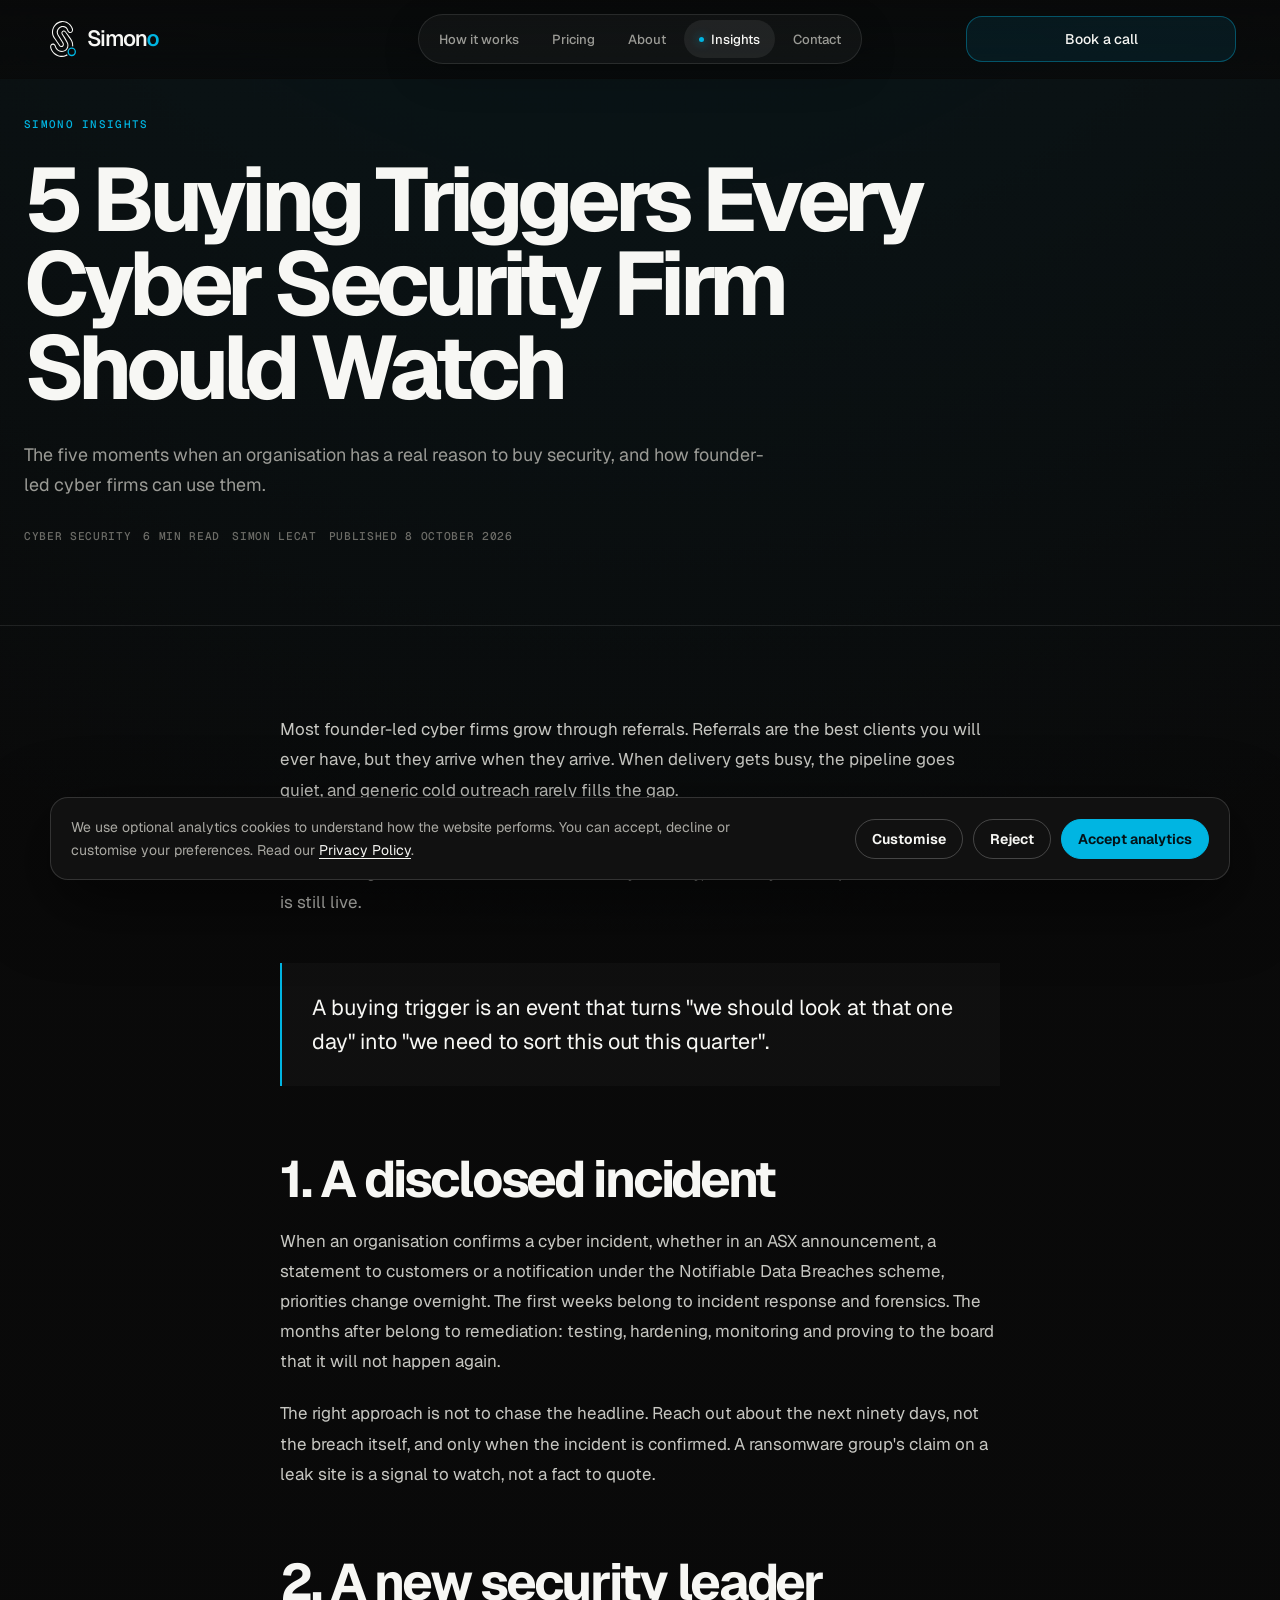
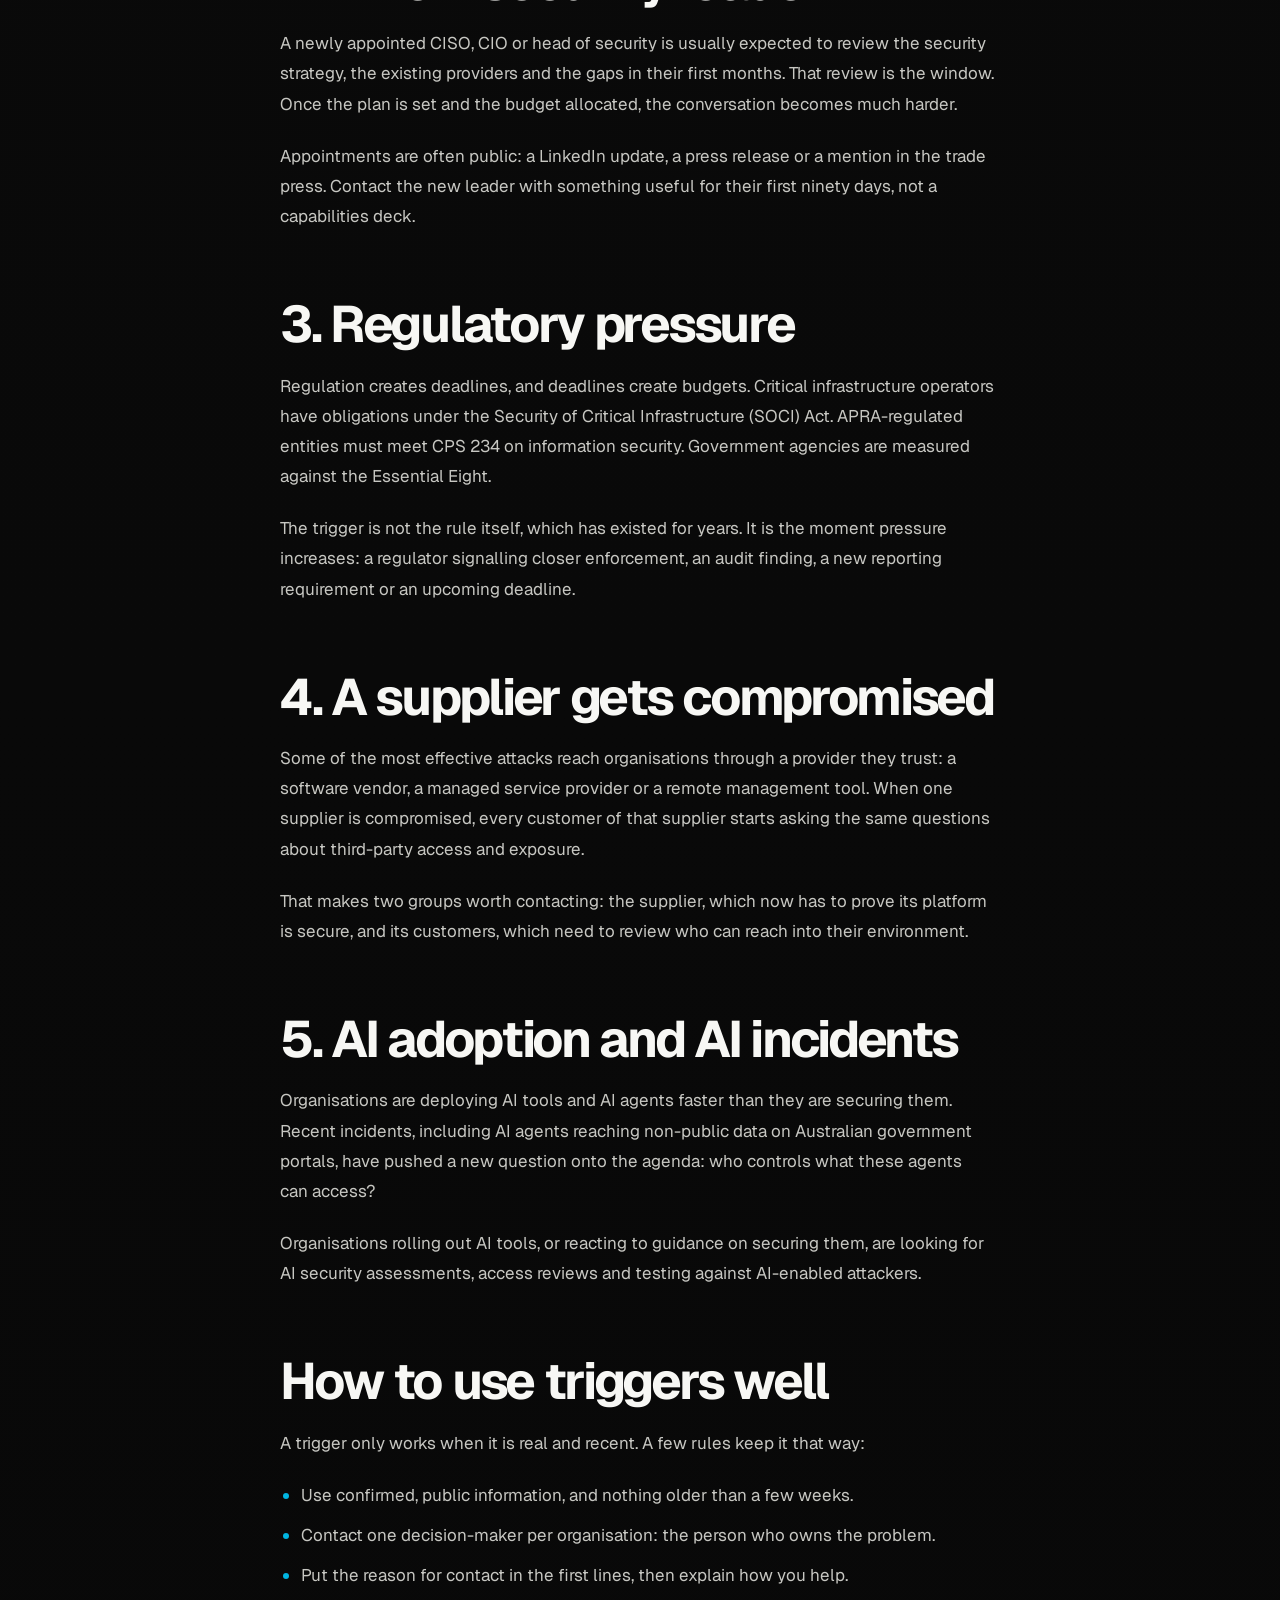
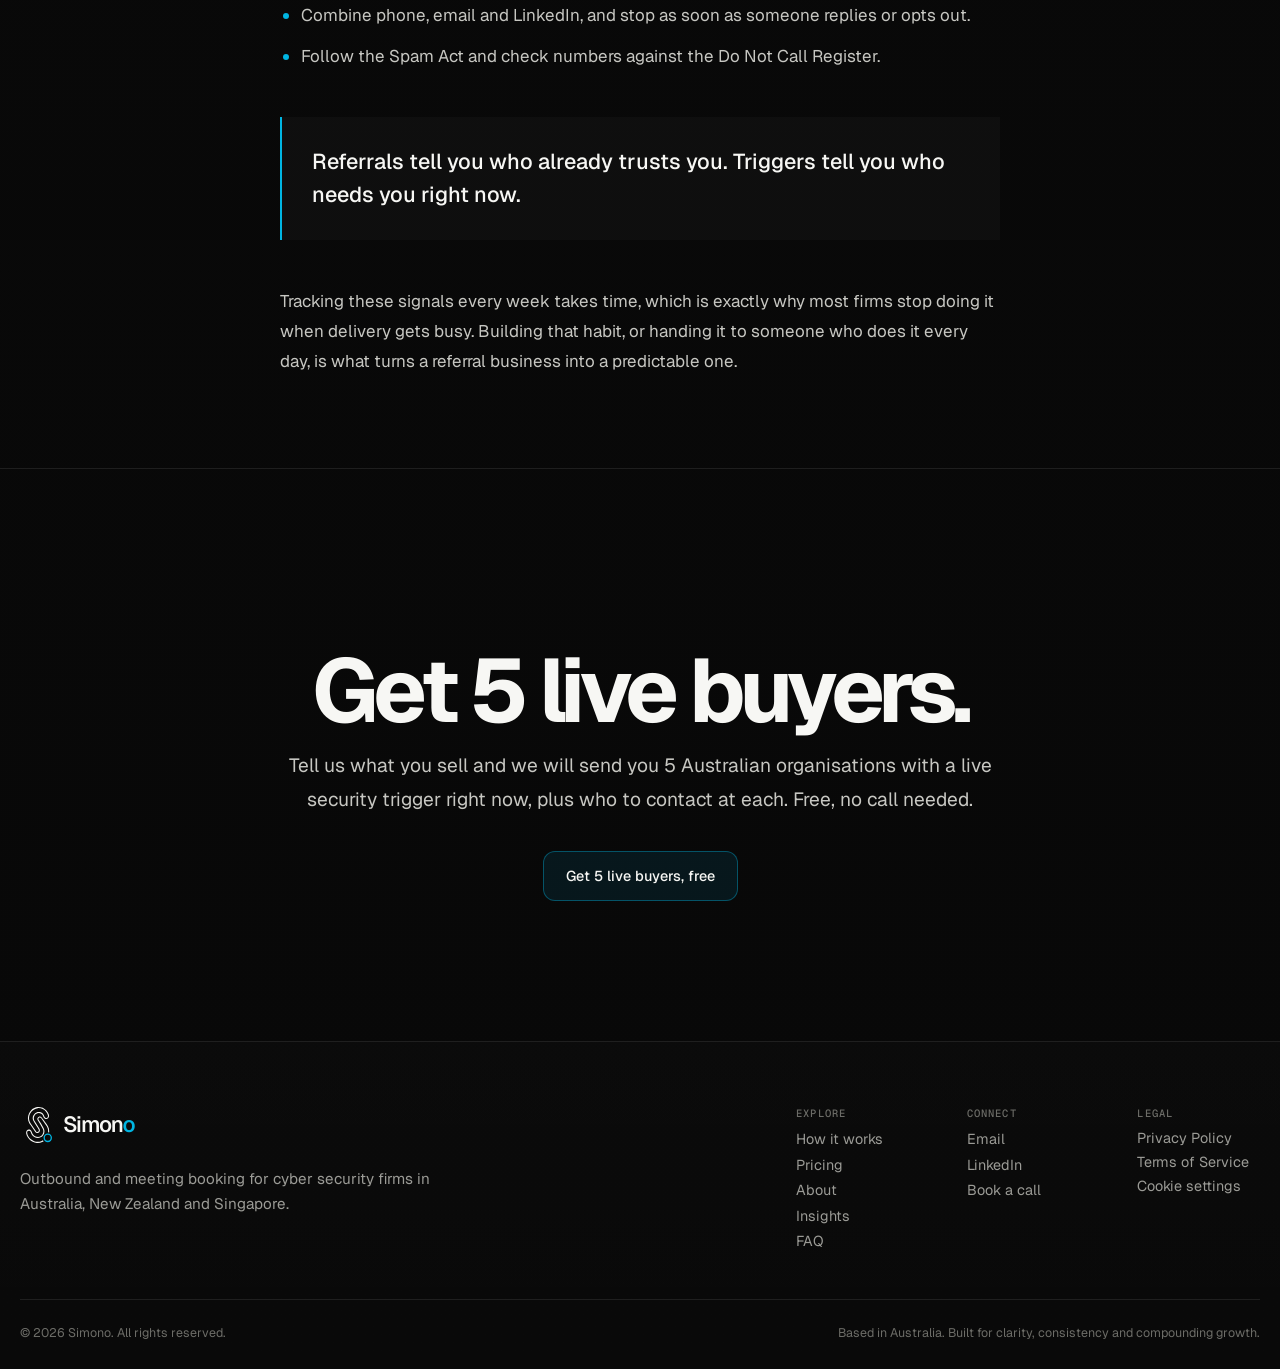
<file: insights/buying-triggers-cyber-security-firms/index.html>
<!DOCTYPE html>

<html lang="en">
<head>
<meta charset="utf-8"/>
<meta content="width=device-width,initial-scale=1" name="viewport"/>
<title>5 Buying Triggers Every Cyber Security Firm Should Watch | Simono</title>
    <!-- Simono favicon pack -->
    <link rel="icon" href="/favicon.ico" sizes="any">
    <link rel="icon" type="image/svg+xml" href="/favicon.svg">
    <link rel="icon" type="image/png" sizes="48x48" href="/favicon-48x48.png">
    <link rel="icon" type="image/png" sizes="96x96" href="/favicon-96x96.png">
    <link rel="apple-touch-icon" sizes="180x180" href="/apple-touch-icon.png">
    <link rel="manifest" href="/site.webmanifest">
    <meta name="theme-color" content="#090909">

<meta content="Five events that give an organisation a real reason to buy security right now, and how founder-led cyber firms can use them to build a predictable pipeline." name="description"/>
<link href="https://www.simono.io/insights/buying-triggers-cyber-security-firms/" rel="canonical"/>
<meta content="article" property="og:type"/>
<meta content="Simono" property="og:site_name"/>
<meta content="5 Buying Triggers Every Cyber Security Firm Should Watch — Simono" property="og:title"/>
<meta content="Breaches, new CISOs, regulation, supplier compromises and AI incidents: the five moments when organisations buy security." property="og:description"/>
<meta content="https://www.simono.io/insights/buying-triggers-cyber-security-firms/" property="og:url"/>
<meta content="https://www.simono.io/assets/simono-og.png" property="og:image"/>
<meta content="summary_large_image" name="twitter:card"/>
<meta content="5 Buying Triggers Every Cyber Security Firm Should Watch | Simono" name="twitter:title"/>
<meta content="The five moments when organisations buy security, and how cyber firms can use them." name="twitter:description"/>
<meta content="https://www.simono.io/assets/simono-og.png" name="twitter:image"/>
<link href="https://fonts.googleapis.com/css2?family=Geist:wght@400;500;600&amp;family=Geist+Mono:wght@400;500&amp;display=swap" rel="stylesheet"/><noscript><link href="https://fonts.googleapis.com/css2?family=Geist:wght@400;500;600&amp;family=Geist+Mono:wght@400;500&amp;display=swap" rel="stylesheet"/></noscript><link href="https://fonts.googleapis.com/css2?family=Geist:wght@400;500;600&amp;family=Geist+Mono:wght@400;500&amp;display=swap" media="print" onload="this.media = 'all'" rel="stylesheet"/><link as="style" href="https://fonts.googleapis.com/css2?family=Geist:wght@400;500;600&amp;family=Geist+Mono:wght@400;500&amp;display=swap" rel="preload"/><link crossorigin="" href="https://fonts.gstatic.com" rel="preconnect"/><link href="https://fonts.googleapis.com" rel="preconnect"/><style>
      :root {
        --bg: #090909;
        --surface: #111;
        --text: #f7f7f4;
        --muted: #9b9b96;
        --muted2: #6c6c67;
        --accent: #00b5e2;
        --line: rgba(255, 255, 255, 0.09);
        --max: 1160px;
        --ease: cubic-bezier(0.22, 0.61, 0.36, 1);
      }
      * {
        box-sizing: border-box;
        margin: 0;
        padding: 0;
      }
      html {
        scroll-behavior: smooth;
        background: var(--bg);
      }
      body {
        color: var(--text);
        background:
          radial-gradient(
            circle at 50% -10%,
            rgba(0, 181, 226, 0.09),
            transparent 28%
          ),
          #090909;
        font-family: Geist, Arial, sans-serif;
        -webkit-font-smoothing: antialiased;
      }
      a {
        color: inherit;
        text-decoration: none;
      }
      .container {
        width: min(var(--max), calc(100% - 48px));
        margin: auto;
      }
      .nav {
        position: sticky;
        top: 0;
        z-index: 10;
        border-bottom: 1px solid var(--line);
        background: rgba(9, 9, 9, 0.86);
        backdrop-filter: blur(18px);
      }
      .navin {
        height: 72px;
        display: flex;
        align-items: center;
        justify-content: space-between;
      }
      .brand {
        display: inline-flex;
        align-items: center;
        gap: 8px;
        font-size: 21px;
        font-weight: 500;
        letter-spacing: -0.045em;
      }
      .brand img {
        width: auto;
        height: 24px;
        object-fit: contain;
      }
      .brand b {
        color: var(--accent);
        font-weight: 500;
      }
      .back {
        color: var(--muted);
        font-size: 0.9rem;
      }
      .back:hover {
        color: var(--text);
      }
      .eyebrow {
        color: var(--accent);
        font: 500 0.68rem "Geist Mono";
        letter-spacing: 0.12em;
        text-transform: uppercase;
      }
      .hero {
        padding: 112px 0 82px;
        border-bottom: 1px solid var(--line);
      }
      h1 {
        max-width: 950px;
        margin-top: 24px;
        font-size: clamp(3.6rem, 7vw, 7.2rem);
        line-height: 0.94;
        letter-spacing: -0.065em;
      }
      .lead {
        max-width: 760px;
        margin-top: 30px;
        color: var(--muted);
        font-size: 1.12rem;
        line-height: 1.72;
      }
      .meta {
        display: flex;
        gap: 12px;
        flex-wrap: wrap;
        margin-top: 28px;
        color: var(--muted2);
        font: 500 0.7rem "Geist Mono";
        letter-spacing: 0.06em;
        text-transform: uppercase;
      }
      .grid {
        display: grid;
        grid-template-columns: repeat(2, 1fr);
        gap: 22px;
        padding: 76px 0 120px;
      }
      .card {
        display: flex;
        flex-direction: column;
        min-height: 330px;
        padding: 34px;
        border: 1px solid var(--line);
        border-radius: 22px;
        background: linear-gradient(
          180deg,
          rgba(255, 255, 255, 0.025),
          rgba(255, 255, 255, 0.006)
        );
        transition: 0.25s var(--ease);
      }
      .card:hover {
        transform: translateY(-4px);
        border-color: rgba(0, 181, 226, 0.35);
      }
      .card.featured {
        grid-column: 1/-1;
        min-height: 440px;
        background:
          radial-gradient(
            circle at 90% 10%,
            rgba(0, 181, 226, 0.11),
            transparent 30%
          ),
          linear-gradient(
            180deg,
            rgba(255, 255, 255, 0.025),
            rgba(255, 255, 255, 0.006)
          );
      }
      .card h2 {
        margin-top: 28px;
        max-width: 780px;
        font-size: clamp(2rem, 4vw, 4.2rem);
        line-height: 1.02;
        letter-spacing: -0.05em;
        font-weight: 500;
      }
      .card:not(.featured) h2 {
        font-size: 2rem;
      }
      .card p {
        margin-top: 18px;
        max-width: 680px;
        color: var(--muted);
        line-height: 1.7;
      }
      .read {
        margin-top: auto;
        padding-top: 38px;
        color: var(--accent);
      }
      .article {
        width: min(780px, calc(100% - 48px));
        margin: 0 auto;
        padding: 82px 0 120px;
      }
      .article h2 {
        margin: 62px 0 18px;
        font-size: clamp(2rem, 4vw, 3.2rem);
        letter-spacing: -0.045em;
        line-height: 1.08;
      }
      .article h3 {
        margin: 36px 0 14px;
        font-size: 1.35rem;
      }
      .article p {
        margin: 0 0 22px;
        color: #c7c7c2;
        font-size: 1.06rem;
        line-height: 1.85;
      }
      .article strong {
        color: var(--text);
        font-weight: 500;
      }
      .pull {
        margin: 46px 0;
        padding: 28px 30px;
        border-left: 2px solid var(--accent);
        background: rgba(255, 255, 255, 0.025);
        font-size: 1.35rem;
        line-height: 1.55;
      }
      .cta {
        width: 100vw;
        margin-top: 92px;
        margin-bottom: calc(-1 * var(--section-space));
        margin-left: calc(50% - 50vw);
        padding: clamp(96px, 11vw, 140px) max(24px, calc((100vw - 1240px) / 2));
        border: 0;
        border-top: 1px solid var(--line);
        border-radius: 0;
        background: transparent;
        text-align: center;
      }
      .cta h3 {
        max-width: 1100px;
        margin: 0 auto 24px;
        font-size: clamp(3.2rem, 7vw, 6.8rem);
        line-height: 0.98;
        letter-spacing: -0.06em;
      }
      .cta p {
        max-width: 720px;
        margin: 0 auto 34px;
        font-size: clamp(1.05rem, 1.5vw, 1.2rem);
        line-height: 1.7;
      }
      .button {
        display: inline-flex;
        min-height: 48px;
        align-items: center;
        padding: 0 20px;
        border: 1px solid rgba(0, 181, 226, 0.42);
        border-radius: 12px;
        background: rgba(0, 181, 226, 0.1);
      }
      footer {
        padding: 30px 0;
        border-top: 1px solid var(--line);
        color: var(--muted2);
        font-size: 0.8rem;
      }
      .foot {
        display: flex;
        justify-content: space-between;
        gap: 20px;
      }
      @media (max-width: 720px) {
        .container,
        .article {
          width: calc(100% - 28px);
        }
        .hero {
          padding: 80px 0 58px;
        }
        .grid {
          grid-template-columns: 1fr;
          padding-top: 52px;
        }
        .card.featured {
          grid-column: auto;
        }
        .foot {
          flex-direction: column;
        }
      }

      /* Footer connect links tightened */
      .footer-v4-links > div:last-child {
        align-content: start !important;
        gap: 6px !important;
      }
      .footer-v4-links > div:last-child a {
        line-height: 1.2 !important;
        margin: 0 !important;
        padding: 0 !important;
      }
    
.footer-v4-links button[data-cookie-settings]{display:block;-webkit-appearance:none;appearance:none;background:none;border:0;padding:0;margin:0;color:#9b9b96;font-family:"Geist",sans-serif;font-size:.9rem;font-weight:400;line-height:1.35;letter-spacing:normal;text-align:left;text-decoration:none;cursor:pointer;transition:color .2s ease}.footer-v4-links button[data-cookie-settings]:hover{color:#f7f7f4}.footer-v4-links{grid-template-columns:repeat(3,minmax(120px,1fr))!important}@media(max-width:760px){.footer-v4-links{grid-template-columns:1fr 1fr!important}.footer-v4-links>div:last-child{grid-column:1/-1}}
</style>
<script type="application/ld+json">
      {
        "@context": "https://schema.org",
        "@type": "Article",
        "headline": "5 Buying Triggers Every Cyber Security Firm Should Watch",
        "description": "Five events that give an organisation a real reason to buy security right now, and how founder-led cyber firms can use them to build a predictable pipeline.",
        "author": { "@type": "Person", "name": "Simon Lecat", "url": "https://www.simono.io/#founder", "sameAs": "https://www.linkedin.com/in/simon-lecat/" },
        "publisher": {
          "@type": "Organization",
          "name": "Simono",
          "logo": {
            "@type": "ImageObject",
            "url": "https://www.simono.io/assets/simono-logo.svg"
          }
        },
        "mainEntityOfPage": "https://www.simono.io/insights/buying-triggers-cyber-security-firms/",
        "datePublished": "2026-10-08",
        "dateModified": "2026-10-08"
      }
    </script>
<style>
      /* Shared production footer */
      .footer,
      .site-footer {
        padding: 0 !important;
        border-top: 1px solid rgba(255, 255, 255, 0.09) !important;
        background: linear-gradient(
          180deg,
          rgba(255, 255, 255, 0.012),
          rgba(255, 255, 255, 0.004)
        ) !important;
      }
      .footer-v4 {
        padding: 64px 0 28px !important;
      }
      .footer-v4-main {
        display: grid !important;
        grid-template-columns: 1.2fr 0.8fr !important;
        gap: 80px !important;
        align-items: start !important;
        padding-bottom: 48px !important;
      }
      .footer-v4-brand p {
        max-width: 420px !important;
        margin-top: 18px !important;
        color: #9b9b96 !important;
        font-size: 0.95rem !important;
        line-height: 1.65 !important;
      }
      .footer-v4-links {
        display: grid !important;
        grid-template-columns: repeat(2, max-content) !important;
        justify-content: end !important;
        gap: 48px !important;
      }
      .footer-v4-links div {
        display: grid !important;
        gap: 6px !important;
      }
      .footer-v4-links span {
        margin-bottom: 4px !important;
        color: #6c6c67 !important;
        font:
          500 0.66rem "Geist Mono",
          monospace !important;
        letter-spacing: 0.11em !important;
        text-transform: uppercase !important;
      }
      .footer-v4-links a {
        color: #9b9b96 !important;
        font-size: 0.9rem !important;
        line-height: 1.35 !important;
        text-decoration: none !important;
        transition: 0.2s ease !important;
      }
      .footer-v4-links a:hover {
        color: #f7f7f4 !important;
      }
      .footer-v4-bottom {
        display: flex !important;
        justify-content: space-between !important;
        gap: 24px !important;
        padding-top: 24px !important;
        border-top: 1px solid rgba(255, 255, 255, 0.09) !important;
        color: #6c6c67 !important;
        font-size: 0.78rem !important;
      }
      .footer-v4 .brand {
        display: inline-flex !important;
        align-items: center !important;
        gap: 7px !important;
        text-decoration: none !important;
      }
      .footer-v4 .simono-v3-wordmark {
        font-family:
          "Geist",
          Inter,
          -apple-system,
          BlinkMacSystemFont,
          "Segoe UI",
          sans-serif !important;
        font-size: 19px !important;
        font-weight: 500 !important;
        letter-spacing: -0.045em !important;
        color: #f7f7f4 !important;
      }
      .footer-v4 .simono-v3-o {
        color: #00b5e2 !important;
      }
      @media (max-width: 760px) {
        .footer-v4-main {
          grid-template-columns: 1fr !important;
          gap: 42px !important;
        }
        .footer-v4-links {
          justify-content: start !important;
          gap: 28px !important;
        }
        .footer-v4-bottom {
          flex-direction: column !important;
        }
      }

      body {
        font-family:
          "Geist",
          Inter,
          -apple-system,
          BlinkMacSystemFont,
          "Segoe UI",
          sans-serif !important;
      }

      /* Simono brand lockup — final proportions */
      .nav .brand,
      .footer-v4 .brand,
      .footer .brand {
        gap: 4px !important;
        display: inline-flex !important;
        align-items: center !important;
      }
      .simono-v3-mark {
        width: 52px !important;
        height: 52px !important;
        object-fit: contain !important;
        flex: 0 0 52px !important;
        filter: none !important;
        margin: 0 !important;
      }
      .simono-v3-wordmark {
        font-size: 22px !important;
        font-weight: 560 !important;
        line-height: 1 !important;
        letter-spacing: -0.052em !important;
        color: #f7f7f4 !important;
        transform: translateY(-0.5px);
      }
      .simono-v3-o {
        color: #00b5e2 !important;
      }
      .footer-v4 .simono-v3-mark,
      .footer .simono-v3-mark {
        width: 45px !important;
        height: 45px !important;
        flex-basis: 45px !important;
      }
      .footer-v4 .simono-v3-wordmark,
      .footer .simono-v3-wordmark {
        font-size: 20px !important;
      }
      @media (max-width: 1050px) {
        .simono-v3-mark {
          width: 47px !important;
          height: 47px !important;
          flex-basis: 47px !important;
        }
        .simono-v3-wordmark {
          font-size: 21px !important;
        }
      }
      @media (max-width: 720px) {
        .nav .brand,
        .footer-v4 .brand,
        .footer .brand {
          gap: 3px !important;
        }
        .simono-v3-mark {
          width: 43px !important;
          height: 43px !important;
          flex-basis: 43px !important;
        }
        .simono-v3-wordmark {
          font-size: 19px !important;
        }
        .footer-v4 .simono-v3-mark,
        .footer .simono-v3-mark {
          width: 39px !important;
          height: 39px !important;
          flex-basis: 39px !important;
        }
        .footer-v4 .simono-v3-wordmark,
        .footer .simono-v3-wordmark {
          font-size: 18px !important;
        }
      }

      /* Simono brand lockup — optically cropped and identical in nav/footer */
      .nav .brand,
      .footer-v4 .brand,
      .footer .brand {
        display: inline-flex !important;
        align-items: center !important;
        justify-content: flex-start !important;
        gap: 5px !important;
        width: max-content !important;
      }
      .simono-v3-mark,
      .footer-v4 .simono-v3-mark,
      .footer .simono-v3-mark {
        width: 38px !important;
        height: 38px !important;
        flex: 0 0 38px !important;
        object-fit: contain !important;
        margin: 0 !important;
      }
      .simono-v3-wordmark,
      .footer-v4 .simono-v3-wordmark,
      .footer .simono-v3-wordmark {
        font-size: 22px !important;
        font-weight: 560 !important;
        line-height: 1 !important;
        letter-spacing: -0.052em !important;
        transform: translateY(-0.5px) !important;
      }
      .footer-v4-brand p {
        margin-left: 0 !important;
        padding-left: 0 !important;
      }
      @media (max-width: 1050px) {
        .simono-v3-mark,
        .footer-v4 .simono-v3-mark,
        .footer .simono-v3-mark {
          width: 33px !important;
          height: 33px !important;
          flex-basis: 33px !important;
        }
        .simono-v3-wordmark,
        .footer-v4 .simono-v3-wordmark,
        .footer .simono-v3-wordmark {
          font-size: 21px !important;
        }
      }
      @media (max-width: 720px) {
        .nav .brand,
        .footer-v4 .brand,
        .footer .brand {
          gap: 4px !important;
        }
        .simono-v3-mark,
        .footer-v4 .simono-v3-mark,
        .footer .simono-v3-mark {
          width: 30px !important;
          height: 30px !important;
          flex-basis: 30px !important;
        }
        .simono-v3-wordmark,
        .footer-v4 .simono-v3-wordmark,
        .footer .simono-v3-wordmark {
          font-size: 19px !important;
        }
      }

      .footer-tagline {
        max-width: 300px;
        margin-top: 18px;
        color: rgba(244, 244, 242, 0.68);
        font-size: 0.875rem;
        line-height: 1.6;
      }
      @media (max-width: 700px) {
        .footer-tagline {
          max-width: 280px;
          font-size: 0.8125rem;
        }
      }
    </style>
<style>
/* v2.7 — exact Home brand/font/alignment overrides */
html, body { font-family: "Geist", Arial, sans-serif !important; }
.nav .container, .footer .container, .footer-v4 .container { width: min(100% - 40px, 1240px) !important; margin-inline: auto !important; }
.nav-inner { min-height: 72px !important; display: grid !important; grid-template-columns: 220px minmax(0, 1fr) 290px !important; align-items: center !important; gap: 24px !important; }
.nav .brand, .footer-v4 .brand, .footer .brand { display:inline-flex !important; align-items:center !important; justify-content:flex-start !important; gap:5px !important; width:max-content !important; min-width:0 !important; margin:0 !important; padding:0 !important; transform:none !important; text-decoration:none !important; white-space:nowrap !important; }
.simono-v3-mark, .footer-v4 .simono-v3-mark, .footer .simono-v3-mark { display:block !important; width:38px !important; height:38px !important; flex:0 0 38px !important; max-width:none !important; object-fit:contain !important; margin:0 !important; filter:none !important; }
.simono-v3-wordmark, .footer-v4 .simono-v3-wordmark, .footer .simono-v3-wordmark { display:inline !important; margin:0 !important; padding:0 !important; font-family:"Geist","Inter",-apple-system,BlinkMacSystemFont,"Segoe UI",sans-serif !important; font-size:22px !important; font-weight:560 !important; font-style:normal !important; line-height:1 !important; letter-spacing:-0.052em !important; color:#f7f7f4 !important; transform:translateY(-0.5px) !important; -webkit-font-smoothing:antialiased !important; -moz-osx-font-smoothing:grayscale !important; text-rendering:geometricPrecision !important; }
.simono-v3-o { display:inline !important; color:#00b5e2 !important; font:inherit !important; line-height:inherit !important; letter-spacing:inherit !important; vertical-align:baseline !important; }
.nav-links { justify-self:center !important; }
.nav-cta, .nav-inner > a.button { justify-self:end !important; }
.footer-v4-brand p { margin-left:0 !important; padding-left:0 !important; }
@media (max-width:1050px){ .nav-inner{display:flex !important; min-height:68px !important;} .simono-v3-mark,.footer-v4 .simono-v3-mark,.footer .simono-v3-mark{width:33px !important;height:33px !important;flex-basis:33px !important;} .simono-v3-wordmark,.footer-v4 .simono-v3-wordmark,.footer .simono-v3-wordmark{font-size:21px !important;} }
@media (max-width:720px){ .nav .container,.footer .container,.footer-v4 .container{width:min(100% - 28px,1240px) !important;} .nav-inner{min-height:64px !important;} .nav .brand,.footer-v4 .brand,.footer .brand{gap:4px !important;} .simono-v3-mark,.footer-v4 .simono-v3-mark,.footer .simono-v3-mark{width:30px !important;height:30px !important;flex-basis:30px !important;} .simono-v3-wordmark,.footer-v4 .simono-v3-wordmark,.footer .simono-v3-wordmark{font-size:19px !important;} }
</style><style id="exact-home-nav-footer-css">:root {
        --bg: #090909;
        --bg-2: #0d0d0d;
        --surface: #111;
        --surface-2: #151515;
        --text: #f7f7f4;
        --muted: #9b9b96;
        --muted-2: #6c6c67;
        --accent: #00b5e2;
        --accent-soft: rgba(0, 181, 226, 0.1);
        --line: rgba(255, 255, 255, 0.09);
        --line-strong: rgba(255, 255, 255, 0.15);
        --max: 1240px;
        --ease: cubic-bezier(0.22, 0.61, 0.36, 1);
      }* {
        box-sizing: border-box;
        margin: 0;
        padding: 0;
      }html {
        scroll-behavior: smooth;
        background: var(--bg);
      }body {
        min-height: 100%;
        overflow-x: hidden;
        color: var(--text);
        background:
          radial-gradient(
            circle at 50% -10%,
            rgba(0, 181, 226, 0.09),
            transparent 28%
          ),
          linear-gradient(180deg, #0a0a0a, #080808);
        font-family: "Geist", Arial, sans-serif;
        -webkit-font-smoothing: antialiased;
      }.container {
        width: min(var(--max), calc(100% - 48px));
        margin: auto;
      }.nav {
        position: fixed;
        inset: 0 0 auto;
        z-index: 100;
        transition: 0.3s ease;
      }.nav.scrolled {
        background: rgba(9, 9, 9, 0.78);
        backdrop-filter: blur(18px);
        border-bottom: 1px solid var(--line);
      }.nav-inner {
        height: 78px;
        display: flex;
        align-items: center;
        justify-content: space-between;
        gap: 28px;
      }.brand {
        display: flex;
        align-items: center;
        gap: 13px;
      }.brand img {
        width: 34px;
        height: 34px;
        object-fit: contain;
        filter: invert(1) hue-rotate(180deg);
      }.brand span {
        font-size: 1rem;
        font-weight: 500;
        letter-spacing: 0.13em;
      }.brand b {
        color: var(--accent);
        font-weight: 500;
      }.nav-links {
        display: flex;
        align-items: center;
        gap: 28px;
        color: var(--muted);
        font-size: 0.88rem;
      }.nav-links a:hover {
        color: var(--text);
      }.button {
        display: inline-flex;
        align-items: center;
        justify-content: center;
        gap: 10px;
        min-height: 50px;
        padding: 0 22px;
        border: 1px solid rgba(0, 181, 226, 0.38);
        border-radius: 12px;
        background: rgba(0, 181, 226, 0.09);
        color: var(--text);
        font-size: 0.9rem;
        font-weight: 500;
        cursor: pointer;
        transition:
          transform 0.25s var(--ease),
          background 0.25s,
          border-color 0.25s;
      }.button:hover {
        transform: translateY(-2px);
        background: rgba(0, 181, 226, 0.15);
        border-color: var(--accent);
      }.button.secondary {
        border-color: var(--line-strong);
        background: rgba(255, 255, 255, 0.025);
        color: var(--muted);
      }.button.secondary:hover {
        color: var(--text);
        background: rgba(255, 255, 255, 0.055);
      }.menu {
        display: none;
        width: 44px;
        height: 44px;
        border: 1px solid var(--line);
        border-radius: 11px;
        background: var(--surface);
        color: var(--text);
      }.offer-card > .button:first-of-type {
        margin-top: auto;
      }.footer {
        padding: 32px 0;
        border-top: 1px solid var(--line);
      }.footer-inner {
        display: grid;
        grid-template-columns: 1fr auto 1fr;
        align-items: center;
        gap: 20px;
      }.footer-center {
        color: var(--muted-2);
        font-size: 0.8rem;
      }.footer-links {
        justify-self: end;
        display: flex;
        gap: 20px;
        color: var(--muted);
        font-size: 0.82rem;
      }@media (max-width: 1050px) {.nav-links,
        .nav .button {
          display: none;
        }.menu {
          display: grid;
          place-items: center;
        }}@media (max-width: 760px) {.container {
          width: min(var(--max), calc(100% - 28px));
        }.footer-inner {
          grid-template-columns: 1fr;
          justify-items: start;
        }.footer-links {
          justify-self: start;
        }}@media (prefers-reduced-motion: reduce) {* {
          scroll-behavior: auto !important;
          animation: none !important;
          transition: none !important;
        }}:root {
        --accent: #00b5e2 !important;
        --accent-soft: rgba(0, 181, 226, 0.1) !important;
      }.nav {
        padding: 0 !important;
        background: rgba(9, 9, 9, 0.84) !important;
        border-bottom: 1px solid rgba(255, 255, 255, 0.07) !important;
        backdrop-filter: blur(16px) saturate(125%) !important;
        -webkit-backdrop-filter: blur(16px) saturate(125%) !important;
      }.nav.scrolled {
        background: rgba(9, 9, 9, 0.94) !important;
      }.nav .container {
        width: min(1240px, calc(100% - 48px)) !important;
        padding: 0 !important;
      }.nav-inner {
        min-height: 72px !important;
        display: grid !important;
        grid-template-columns: 220px minmax(0, 1fr) 220px !important;
        align-items: center !important;
        gap: 24px !important;
      }.nav .brand,
      .footer .brand {
        display: inline-flex !important;
        align-items: center !important;
        justify-content: flex-start !important;
        width: max-content !important;
        min-width: 0 !important;
        margin: 0 !important;
        padding: 0 !important;
        gap: 8px !important;
        transform: none !important;
        text-decoration: none !important;
        white-space: nowrap !important;
      }.simono-v3-mark {
        display: block !important;
        width: auto !important;
        height: 32px !important;
        max-width: none !important;
        flex: 0 0 auto !important;
        object-fit: contain !important;
        filter: none !important;
      }.simono-v3-wordmark {
        display: inline !important;
        margin: 0 !important;
        padding: 0 !important;
        font-family:
          "Geist",
          "Inter",
          -apple-system,
          BlinkMacSystemFont,
          "Segoe UI",
          sans-serif !important;
        font-size: 21px !important;
        font-weight: 500 !important;
        font-style: normal !important;
        line-height: 1 !important;
        letter-spacing: -0.045em !important;
        color: #f7f7f4 !important;
        font-kerning: normal !important;
        font-variant-ligatures: common-ligatures !important;
        -webkit-font-smoothing: antialiased !important;
        -moz-osx-font-smoothing: grayscale !important;
        text-rendering: geometricPrecision !important;
      }.simono-v3-o {
        display: inline !important;
        color: #00b5e2 !important;
        font: inherit !important;
        line-height: inherit !important;
        letter-spacing: inherit !important;
        vertical-align: baseline !important;
      }.nav-links {
        justify-self: center !important;
      }.nav-cta {
        justify-self: end !important;
      }.footer .simono-v3-mark {
        height: 28px !important;
      }.footer .simono-v3-wordmark {
        font-size: 19px !important;
      }.footer .brand {
        gap: 7px !important;
      }@media (max-width: 1050px) {.nav-inner {
          display: flex !important;
          min-height: 68px !important;
        }.simono-v3-mark {
          height: 29px !important;
        }.simono-v3-wordmark {
          font-size: 20px !important;
        }}@media (max-width: 720px) {.nav .container {
          width: min(100% - 28px, 1240px) !important;
        }.nav-inner {
          min-height: 64px !important;
        }.simono-v3-mark {
          height: 27px !important;
        }.simono-v3-wordmark {
          font-size: 18px !important;
        }.footer .simono-v3-mark {
          height: 25px !important;
        }.footer .simono-v3-wordmark {
          font-size: 17px !important;
        }}.nav-inner {
        grid-template-columns: 220px minmax(0, 1fr) 290px !important;
      }.nav-inner > a.button {
        width: 270px !important;
        min-width: 270px !important;
        max-width: 270px !important;
        height: 46px !important;
        min-height: 46px !important;
        padding: 0 18px !important;
        border-radius: 16px !important;
        display: inline-flex !important;
        align-items: center !important;
        justify-content: center !important;
        justify-self: end !important;
        flex: 0 0 270px !important;
        white-space: nowrap !important;
        word-break: normal !important;
        overflow-wrap: normal !important;
        flex-wrap: nowrap !important;
        font-size: 14px !important;
        line-height: 1 !important;
        text-align: center !important;
      }@media (max-width: 1050px) {.nav-inner > a.button {
          width: 250px !important;
          min-width: 250px !important;
          max-width: 250px !important;
          flex-basis: 250px !important;
          font-size: 13px !important;
        }}.nav {
        display: flex !important;
        justify-content: center !important;
      }.nav .container {
        max-width: 1240px !important;
        width: min(1240px, calc(100% - 64px)) !important;
        margin: 0 auto !important;
        padding: 0 12px !important;
      }.nav-inner {
        grid-template-columns: 220px 1fr 270px !important;
        align-items: center !important;
      }.nav-links {
        display: flex !important;
        justify-content: center !important;
        gap: 32px !important;
      }@media (max-width: 1050px) {.nav .container {
          width: min(100% - 32px, 1240px) !important;
        }}.footer {
        padding: 0;
        border-top: 1px solid var(--line);
        background: linear-gradient(
          180deg,
          rgba(255, 255, 255, 0.012),
          rgba(255, 255, 255, 0.004)
        );
      }.footer-v4 {
        padding: 64px 0 28px;
      }.footer-v4-main {
        display: grid;
        grid-template-columns: minmax(0, 1fr) auto;
        gap: 40px;
        align-items: start;
        padding-bottom: 48px;
      }.footer-v4-brand p {
        max-width: 420px;
        margin-top: 18px;
        color: var(--muted);
        font-size: 0.95rem;
        line-height: 1.65;
      }.footer-v4-links {
        display: grid;
        grid-template-columns: repeat(2, max-content);
        gap: 28px;
        align-items: start;
      }.footer-v4-links div {
        display: grid;
        gap: 6px;
      }.footer-v4-links span {
        margin-bottom: 4px;
        color: var(--muted-2);
        font: 500 0.66rem "Geist Mono";
        letter-spacing: 0.11em;
        text-transform: uppercase;
      }.footer-v4-links a {
        color: var(--muted);
        font-size: 0.9rem;
        transition: 0.2s ease;
      }.footer-v4-links a:hover {
        color: var(--text);
      }.footer-v4-bottom {
        display: flex;
        justify-content: space-between;
        gap: 24px;
        padding-top: 24px;
        border-top: 1px solid var(--line);
        color: var(--muted-2);
        font-size: 0.78rem;
      }@media (max-width: 760px) {.footer-v4-main {
          grid-template-columns: 1fr;
          gap: 42px;
        }.footer-v4-links {
          grid-template-columns: repeat(2, max-content);
          gap: 28px;
        }.footer-v4-bottom {
          flex-direction: column;
        }}@media (max-width: 1050px) {.nav .container {
          width: min(100% - 32px, 1240px) !important;
          padding: 0 !important;
        }.nav-inner {
          position: relative !important;
          display: flex !important;
          justify-content: space-between !important;
          align-items: center !important;
          width: 100% !important;
          min-height: 68px !important;
          gap: 16px !important;
        }.nav-inner > a.button {
          display: none !important;
        }.menu {
          display: grid !important;
          place-items: center !important;
          flex: 0 0 44px !important;
          margin-left: auto !important;
          cursor: pointer !important;
        }.nav-links {
          position: absolute !important;
          top: calc(100% + 10px) !important;
          left: 0 !important;
          right: 0 !important;
          z-index: 120 !important;
          display: grid !important;
          gap: 0 !important;
          padding: 10px !important;
          border: 1px solid var(--line-strong) !important;
          border-radius: 16px !important;
          background: rgba(12, 12, 12, 0.98) !important;
          box-shadow: 0 24px 60px rgba(0, 0, 0, 0.45) !important;
          backdrop-filter: blur(18px) !important;
          -webkit-backdrop-filter: blur(18px) !important;
          opacity: 0 !important;
          visibility: hidden !important;
          transform: translateY(-8px) !important;
          pointer-events: none !important;
          transition:
            opacity 0.2s ease,
            transform 0.2s ease,
            visibility 0.2s ease !important;
        }.nav-links.is-open {
          opacity: 1 !important;
          visibility: visible !important;
          transform: none !important;
          pointer-events: auto !important;
        }.nav-links a {
          display: flex !important;
          align-items: center !important;
          min-height: 48px !important;
          padding: 0 14px !important;
          border-radius: 10px !important;
          color: var(--muted) !important;
        }.nav-links a:hover,
        .nav-links a:focus-visible {
          color: var(--text) !important;
          background: rgba(255, 255, 255, 0.05) !important;
        }}@media (max-width: 760px) {.nav .container {
          width: min(100% - 28px, 1240px) !important;
        }.nav-inner {
          min-height: 64px !important;
        }.button {
          width: 100% !important;
        }.offer-card .button {
          display: flex !important;
        }}.footer-v4-links > div:last-child {
        align-content: start !important;
        gap: 6px !important;
      }.footer-v4-links > div:last-child a {
        line-height: 1.2 !important;
        margin: 0 !important;
        padding: 0 !important;
      }.footer-v4-links button[data-cookie-settings]{display:block;-webkit-appearance:none;appearance:none;background:none;border:0;padding:0;margin:0;color:#9b9b96;font-family:"Geist",sans-serif;font-size:.9rem;font-weight:400;line-height:1.35;letter-spacing:normal;text-align:left;text-decoration:none;cursor:pointer;transition:color .2s ease}.footer-v4-links button[data-cookie-settings]:hover{color:#f7f7f4}.footer-v4-links{grid-template-columns:repeat(3,minmax(120px,1fr))!important}@media(max-width:760px){.footer-v4-links{grid-template-columns:1fr 1fr!important}.footer-v4-links>div:last-child{grid-column:1/-1}}
.nav .brand,
  .footer-v4 .brand,
  .footer .brand {
    gap: 4px !important;
    display: inline-flex !important;
    align-items: center !important;
  }.simono-v3-mark {
    width: 52px !important;
    height: 52px !important;
    object-fit: contain !important;
    flex: 0 0 52px !important;
    filter: none !important;
    margin: 0 !important;
  }.simono-v3-wordmark {
    font-size: 22px !important;
    font-weight: 560 !important;
    line-height: 1 !important;
    letter-spacing: -0.052em !important;
    color: #f7f7f4 !important;
    transform: translateY(-0.5px);
  }.simono-v3-o {
    color: #00b5e2 !important;
  }.footer-v4 .simono-v3-mark,
  .footer .simono-v3-mark {
    width: 45px !important;
    height: 45px !important;
    flex-basis: 45px !important;
  }.footer-v4 .simono-v3-wordmark,
  .footer .simono-v3-wordmark {
    font-size: 20px !important;
  }@media (max-width: 1050px) {.simono-v3-mark {
      width: 33px !important;
      height: 33px !important;
      flex-basis: 33px !important;
    }.simono-v3-wordmark {
      font-size: 21px !important;
    }}@media (max-width: 720px) {.nav .brand,
    .footer-v4 .brand,
    .footer .brand {
      gap: 3px !important;
    }.simono-v3-mark {
      width: 30px !important;
      height: 30px !important;
      flex-basis: 30px !important;
    }.simono-v3-wordmark {
      font-size: 19px !important;
    }.footer-v4 .simono-v3-mark,
    .footer .simono-v3-mark {
      width: 27px !important;
      height: 27px !important;
      flex-basis: 27px !important;
    }.footer-v4 .simono-v3-wordmark,
    .footer .simono-v3-wordmark {
      font-size: 18px !important;
    }}.nav .brand,
  .footer-v4 .brand,
  .footer .brand {
    display: inline-flex !important;
    align-items: center !important;
    justify-content: flex-start !important;
    gap: 5px !important;
    width: max-content !important;
  }.simono-v3-mark,
  .footer-v4 .simono-v3-mark,
  .footer .simono-v3-mark {
    width: 38px !important;
    height: 38px !important;
    flex: 0 0 38px !important;
    object-fit: contain !important;
    margin: 0 !important;
  }.simono-v3-wordmark,
  .footer-v4 .simono-v3-wordmark,
  .footer .simono-v3-wordmark {
    font-size: 22px !important;
    font-weight: 560 !important;
    line-height: 1 !important;
    letter-spacing: -0.052em !important;
    transform: translateY(-0.5px) !important;
  }.footer-v4-brand p {
    margin-left: 0 !important;
    padding-left: 0 !important;
  }@media (max-width: 1050px) {.simono-v3-mark,
    .footer-v4 .simono-v3-mark,
    .footer .simono-v3-mark {
      width: 33px !important;
      height: 33px !important;
      flex-basis: 33px !important;
    }.simono-v3-wordmark,
    .footer-v4 .simono-v3-wordmark,
    .footer .simono-v3-wordmark {
      font-size: 21px !important;
    }}@media (max-width: 720px) {.nav .brand,
    .footer-v4 .brand,
    .footer .brand {
      gap: 4px !important;
    }.simono-v3-mark,
    .footer-v4 .simono-v3-mark,
    .footer .simono-v3-mark {
      width: 30px !important;
      height: 30px !important;
      flex-basis: 30px !important;
    }.simono-v3-wordmark,
    .footer-v4 .simono-v3-wordmark,
    .footer .simono-v3-wordmark {
      font-size: 19px !important;
    }}.footer-tagline {
    max-width: 300px;
    margin-top: 18px;
    color: rgba(244, 244, 242, 0.68);
    font-size: 0.875rem;
    line-height: 1.6;
  }@media (max-width: 700px) {.footer-tagline {
      max-width: 280px;
      font-size: 0.8125rem;
    }}</style><link rel="stylesheet" href="../../assets/readability.css" /><link rel="stylesheet" href="../../assets/nav-enhanced.css?v=1" /><script defer src="../../assets/nav-enhanced.js?v=3"></script><style>.article ul{margin:0 0 26px;padding-left:1.25em;color:#c7c7c2;font-size:1.06rem;line-height:1.78}.article li{margin:0 0 10px}.article li::marker{color:#00b5e2}</style></head>
<body>
<header class="nav" id="nav">
<div class="container nav-inner">
<a aria-label="Simono home" class="brand" href="/#top"><img alt="" aria-hidden="true" class="simono-v3-mark" decoding="async" height="74" src="../../assets/simono-mark.svg?v=8" width="54"/><span class="simono-v3-wordmark">Simon<span class="simono-v3-o">o</span></span></a>
<nav class="nav-links" id="primary-navigation">
<a href="/#method">How it works</a>
<a href="/#offer">Pricing</a>
<a href="/#why">About</a><a href="/insights/">Insights</a>
<a href="/#contact">Contact</a>
</nav>
<a class="button open-booking" data-booking-type="default" href="/#booking">Book a call</a>
<button aria-controls="primary-navigation" aria-expanded="false" aria-label="Open menu" class="menu">
          ☰
        </button>
</div>
</header>
<main>
<section class="hero">
<div class="container">
<span class="eyebrow">Simono Insights</span>
<h1>5 Buying Triggers Every Cyber Security Firm Should Watch</h1>
<p class="lead">
            The five moments when an organisation has a real reason to buy
            security, and how founder-led cyber firms can use them.
          </p>
<div class="meta">
<span>Cyber security</span><span>6 min read</span><span>Simon Lecat</span><span>Published 8 October 2026</span>
</div>
</div>
</section>
<article class="article">
<p>
          Most founder-led cyber firms grow through referrals. Referrals are
          the best clients you will ever have, but they arrive when they
          arrive. When delivery gets busy, the pipeline goes quiet, and generic
          cold outreach rarely fills the gap.
        </p>
<p>
          The firms that build a steady pipeline do something simpler: they
          watch for the moments when an organisation has a real reason to buy
          security, and they show up while that reason is still live.
        </p>
<div class="pull">
          A buying trigger is an event that turns "we should look at that one
          day" into "we need to sort this out this quarter".
        </div>
<h2>1. A disclosed incident</h2>
<p>
          When an organisation confirms a cyber incident, whether in an ASX
          announcement, a statement to customers or a notification under the
          Notifiable Data Breaches scheme, priorities change overnight. The
          first weeks belong to incident response and forensics. The months
          after belong to remediation: testing, hardening, monitoring and
          proving to the board that it will not happen again.
        </p>
<p>
          The right approach is not to chase the headline. Reach out about the
          next ninety days, not the breach itself, and only when the incident
          is confirmed. A ransomware group's claim on a leak site is a signal
          to watch, not a fact to quote.
        </p>
<h2>2. A new security leader</h2>
<p>
          A newly appointed CISO, CIO or head of security is usually expected
          to review the security strategy, the existing providers and the gaps
          in their first months. That review is the window. Once the plan is
          set and the budget allocated, the conversation becomes much harder.
        </p>
<p>
          Appointments are often public: a LinkedIn update, a press release or
          a mention in the trade press. Contact the new leader with something
          useful for their first ninety days, not a capabilities deck.
        </p>
<h2>3. Regulatory pressure</h2>
<p>
          Regulation creates deadlines, and deadlines create budgets.
          Critical infrastructure operators have obligations under the
          Security of Critical Infrastructure (SOCI) Act. APRA-regulated
          entities must meet CPS 234 on information security. Government
          agencies are measured against the Essential Eight.
        </p>
<p>
          The trigger is not the rule itself, which has existed for years. It
          is the moment pressure increases: a regulator signalling closer
          enforcement, an audit finding, a new reporting requirement or an
          upcoming deadline.
        </p>
<h2>4. A supplier gets compromised</h2>
<p>
          Some of the most effective attacks reach organisations through a
          provider they trust: a software vendor, a managed service provider or
          a remote management tool. When one supplier is compromised, every
          customer of that supplier starts asking the same questions about
          third-party access and exposure.
        </p>
<p>
          That makes two groups worth contacting: the supplier, which now has
          to prove its platform is secure, and its customers, which need to
          review who can reach into their environment.
        </p>
<h2>5. AI adoption and AI incidents</h2>
<p>
          Organisations are deploying AI tools and AI agents faster than they
          are securing them. Recent incidents, including AI agents reaching
          non-public data on Australian government portals, have pushed a new
          question onto the agenda: who controls what these agents can access?
        </p>
<p>
          Organisations rolling out AI tools, or reacting to guidance on
          securing them, are looking for AI security assessments, access
          reviews and testing against AI-enabled attackers.
        </p>
<h2>How to use triggers well</h2>
<p>
          A trigger only works when it is real and recent. A few rules keep it
          that way:
        </p>
<ul>
<li>Use confirmed, public information, and nothing older than a few weeks.</li>
<li>Contact one decision-maker per organisation: the person who owns the problem.</li>
<li>Put the reason for contact in the first lines, then explain how you help.</li>
<li>Combine phone, email and LinkedIn, and stop as soon as someone replies or opts out.</li>
<li>Follow the Spam Act and check numbers against the Do Not Call Register.</li>
</ul>
<div class="pull">
<strong>Referrals tell you who already trusts you. Triggers tell you who
            needs you right now.</strong>
</div>
<p>
          Tracking these signals every week takes time, which is exactly why
          most firms stop doing it when delivery gets busy. Building that
          habit, or handing it to someone who does it every day, is what turns
          a referral business into a predictable one.
        </p>
<div class="cta">
<h3>Get 5 live buyers.</h3>
<p>
            Tell us what you sell and we will send you 5 Australian
            organisations with a live security trigger right now, plus who to
            contact at each. Free, no call needed.
          </p>
<a class="button" href="mailto:simon@simono.io?subject=Send%20me%205%20live%20buyers&amp;body=Hi%20Simon%2C%0A%0AI%27d%20like%20the%20free%20list%20of%205%20organisations%20with%20a%20live%20security%20trigger.%0A%0AOur%20firm%3A%20%0AWhat%20we%20sell%3A%20%0A">Get 5 live buyers, free</a>
</div>
</article>
</main>
<footer class="footer">
<div class="container footer-v4">
<div class="footer-v4-main">
<div class="footer-v4-brand">
<a aria-label="Simono home" class="brand" href="/#top">
<img alt="" aria-hidden="true" class="simono-v3-mark" decoding="async" src="../../assets/simono-mark.svg?v=8"/><span class="simono-v3-wordmark">Simon<span class="simono-v3-o">o</span></span>
</a>
<p class="footer-tagline">
              Outbound and meeting booking for cyber security firms in Australia, New Zealand and Singapore.
            </p>
</div>
<div class="footer-v4-links">
<div>
<span>Explore</span>
<a href="/#method">How it works</a>
<a href="/#offer">Pricing</a>
<a href="/#why">About</a><a href="/insights/">Insights</a><a href="/faq/">FAQ</a>
</div>
<div>
<span>Connect</span>
<a href="mailto:simon@simono.io?subject=Outbound%20Inquiry">Email</a>
<a href="https://www.linkedin.com/in/simon-lecat/" rel="noopener noreferrer" target="_blank">LinkedIn</a>
<a class="open-booking" data-booking-type="default" href="/#booking">Book a call</a>
</div>
<div><span>Legal</span><a href="/privacy-policy">Privacy Policy</a><a href="/terms-of-service">Terms of Service</a><button data-cookie-settings="" type="button">Cookie settings</button></div></div>
</div>
<div class="footer-v4-bottom">
<span>© 2026 Simono. All rights reserved.</span>
<span>Based in Australia. Built for clarity, consistency and compounding
            growth.</span>
</div>
</div>
</footer>
<script defer="" src="../../assets/consent-manager.js?v=2"></script></body>
</html>
</file>
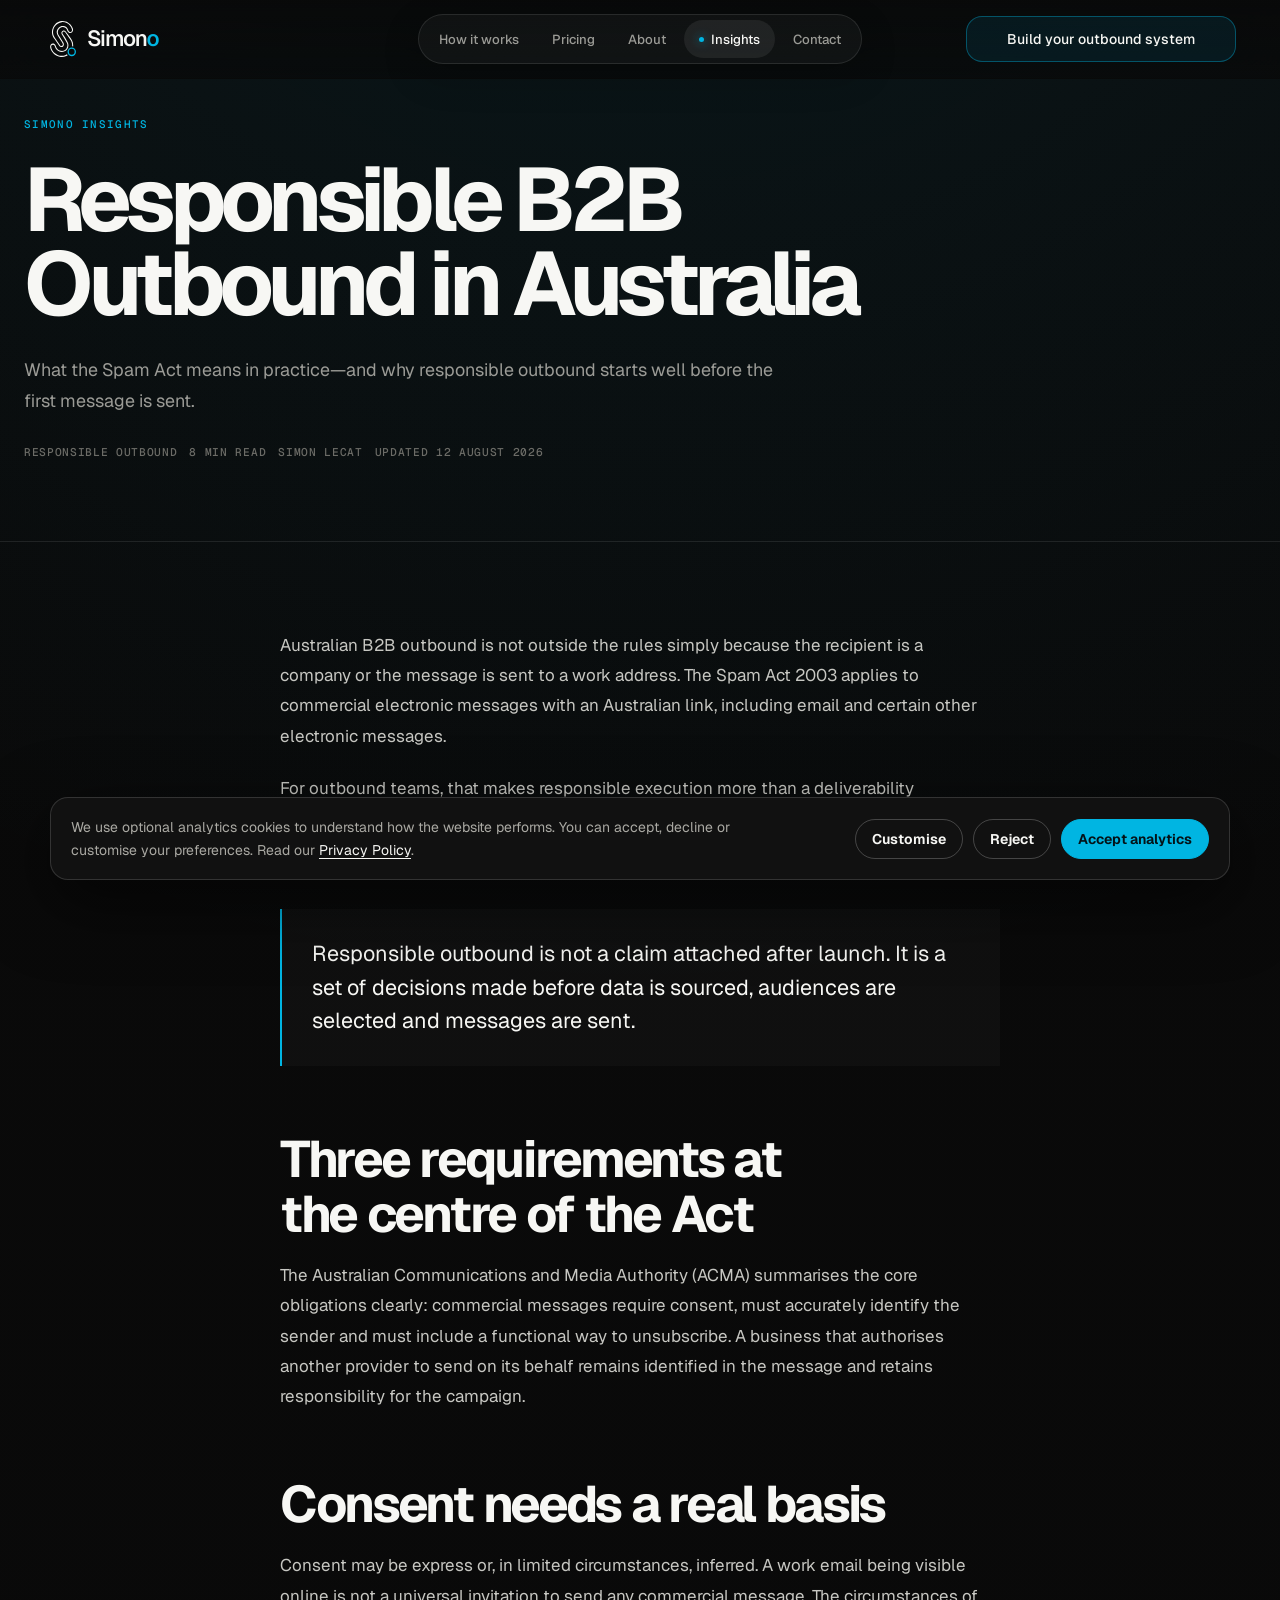
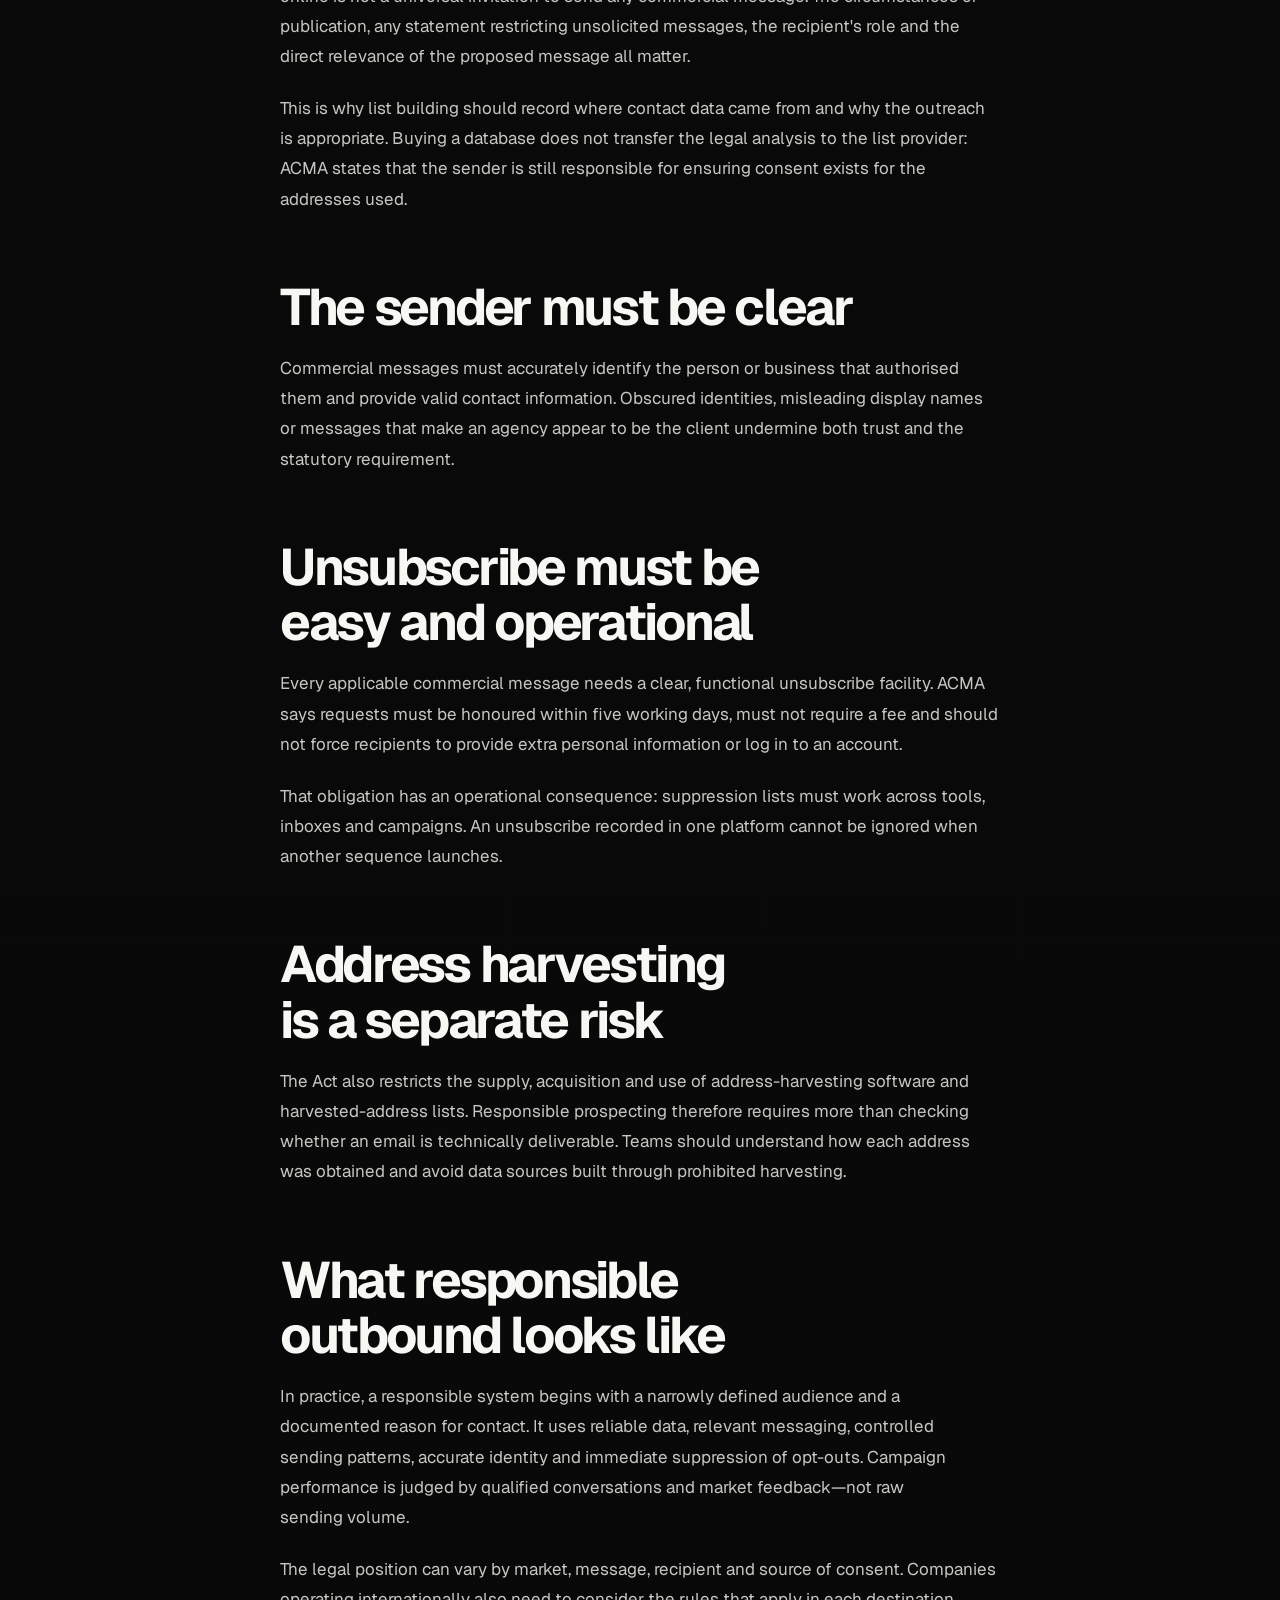
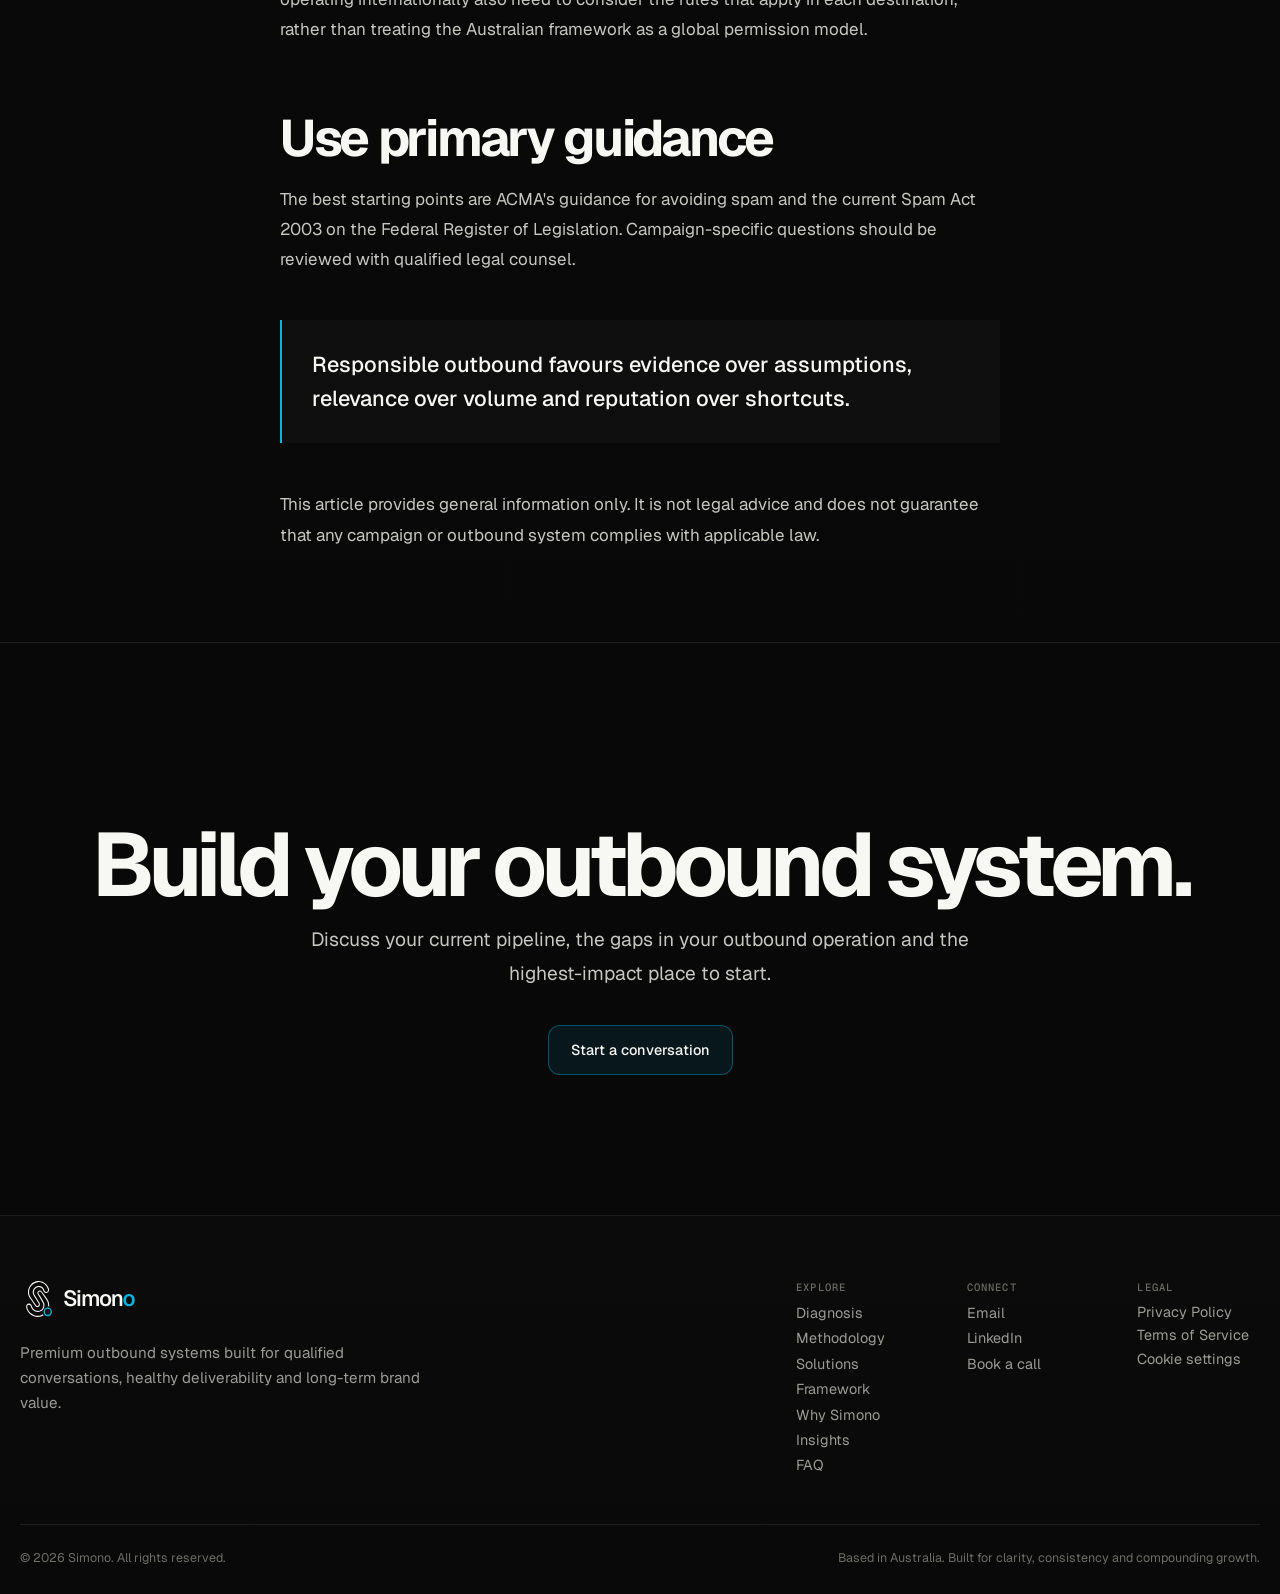
<file: insights/cold-email-isnt-dead/index.html>
<!DOCTYPE html>

<html lang="en">
<head>
<meta charset="utf-8"/>
<meta content="width=device-width,initial-scale=1" name="viewport"/>
<title>Responsible B2B Outbound in Australia: The Spam Act | Simono</title>
    <!-- Simono favicon pack -->
    <link rel="icon" href="/favicon.ico" sizes="any">
    <link rel="icon" type="image/svg+xml" href="/favicon.svg">
    <link rel="icon" type="image/png" sizes="48x48" href="/favicon-48x48.png">
    <link rel="icon" type="image/png" sizes="96x96" href="/favicon-96x96.png">
    <link rel="apple-touch-icon" sizes="180x180" href="/apple-touch-icon.png">
    <link rel="manifest" href="/site.webmanifest">
    <meta name="theme-color" content="#090909">

<meta content="A practical overview of what Australia's Spam Act means for responsible B2B outbound, including consent, sender identification and unsubscribe requirements." name="description"/>
<link href="https://simono.io/insights/cold-email-isnt-dead/" rel="canonical"/>
<meta content="article" property="og:type"/>
<meta content="Simono" property="og:site_name"/>
<meta content="Responsible B2B Outbound in Australia — Simono" property="og:title"/>
<meta content="What the Spam Act means in practice for consent, sender identification, unsubscribe handling and responsible outbound systems." property="og:description"/>
<meta content="https://simono.io/insights/cold-email-isnt-dead/" property="og:url"/>
<meta content="https://simono.io/assets/simono-og.png" property="og:image"/>
<meta content="summary_large_image" name="twitter:card"/>
<meta content="Responsible B2B Outbound in Australia | Simono" name="twitter:title"/>
<meta content="A practical overview of the Spam Act for responsible B2B outbound." name="twitter:description"/>
<meta content="https://simono.io/assets/simono-og.png" name="twitter:image"/>
<link href="https://fonts.googleapis.com/css2?family=Geist:wght@400;500;600&amp;family=Geist+Mono:wght@400;500&amp;display=swap" rel="stylesheet"/><noscript><link href="https://fonts.googleapis.com/css2?family=Geist:wght@400;500;600&amp;family=Geist+Mono:wght@400;500&amp;display=swap" rel="stylesheet"/></noscript><link href="https://fonts.googleapis.com/css2?family=Geist:wght@400;500;600&amp;family=Geist+Mono:wght@400;500&amp;display=swap" media="print" onload="this.media = 'all'" rel="stylesheet"/><link as="style" href="https://fonts.googleapis.com/css2?family=Geist:wght@400;500;600&amp;family=Geist+Mono:wght@400;500&amp;display=swap" rel="preload"/><link crossorigin="" href="https://fonts.gstatic.com" rel="preconnect"/><link href="https://fonts.googleapis.com" rel="preconnect"/><style>
      :root {
        --bg: #090909;
        --surface: #111;
        --text: #f7f7f4;
        --muted: #9b9b96;
        --muted2: #6c6c67;
        --accent: #00b5e2;
        --line: rgba(255, 255, 255, 0.09);
        --max: 1160px;
        --ease: cubic-bezier(0.22, 0.61, 0.36, 1);
      }
      * {
        box-sizing: border-box;
        margin: 0;
        padding: 0;
      }
      html {
        scroll-behavior: smooth;
        background: var(--bg);
      }
      body {
        color: var(--text);
        background:
          radial-gradient(
            circle at 50% -10%,
            rgba(0, 181, 226, 0.09),
            transparent 28%
          ),
          #090909;
        font-family: Geist, Arial, sans-serif;
        -webkit-font-smoothing: antialiased;
      }
      a {
        color: inherit;
        text-decoration: none;
      }
      .container {
        width: min(var(--max), calc(100% - 48px));
        margin: auto;
      }
      .nav {
        position: sticky;
        top: 0;
        z-index: 10;
        border-bottom: 1px solid var(--line);
        background: rgba(9, 9, 9, 0.86);
        backdrop-filter: blur(18px);
      }
      .navin {
        height: 72px;
        display: flex;
        align-items: center;
        justify-content: space-between;
      }
      .brand {
        display: inline-flex;
        align-items: center;
        gap: 8px;
        font-size: 21px;
        font-weight: 500;
        letter-spacing: -0.045em;
      }
      .brand img {
        width: auto;
        height: 24px;
        object-fit: contain;
      }
      .brand b {
        color: var(--accent);
        font-weight: 500;
      }
      .back {
        color: var(--muted);
        font-size: 0.9rem;
      }
      .back:hover {
        color: var(--text);
      }
      .eyebrow {
        color: var(--accent);
        font: 500 0.68rem "Geist Mono";
        letter-spacing: 0.12em;
        text-transform: uppercase;
      }
      .hero {
        padding: 112px 0 82px;
        border-bottom: 1px solid var(--line);
      }
      h1 {
        max-width: 950px;
        margin-top: 24px;
        font-size: clamp(3.6rem, 7vw, 7.2rem);
        line-height: 0.94;
        letter-spacing: -0.065em;
      }
      .lead {
        max-width: 760px;
        margin-top: 30px;
        color: var(--muted);
        font-size: 1.12rem;
        line-height: 1.72;
      }
      .meta {
        display: flex;
        gap: 12px;
        flex-wrap: wrap;
        margin-top: 28px;
        color: var(--muted2);
        font: 500 0.7rem "Geist Mono";
        letter-spacing: 0.06em;
        text-transform: uppercase;
      }
      .grid {
        display: grid;
        grid-template-columns: repeat(2, 1fr);
        gap: 22px;
        padding: 76px 0 120px;
      }
      .card {
        display: flex;
        flex-direction: column;
        min-height: 330px;
        padding: 34px;
        border: 1px solid var(--line);
        border-radius: 22px;
        background: linear-gradient(
          180deg,
          rgba(255, 255, 255, 0.025),
          rgba(255, 255, 255, 0.006)
        );
        transition: 0.25s var(--ease);
      }
      .card:hover {
        transform: translateY(-4px);
        border-color: rgba(0, 181, 226, 0.35);
      }
      .card.featured {
        grid-column: 1/-1;
        min-height: 440px;
        background:
          radial-gradient(
            circle at 90% 10%,
            rgba(0, 181, 226, 0.11),
            transparent 30%
          ),
          linear-gradient(
            180deg,
            rgba(255, 255, 255, 0.025),
            rgba(255, 255, 255, 0.006)
          );
      }
      .card h2 {
        margin-top: 28px;
        max-width: 780px;
        font-size: clamp(2rem, 4vw, 4.2rem);
        line-height: 1.02;
        letter-spacing: -0.05em;
        font-weight: 500;
      }
      .card:not(.featured) h2 {
        font-size: 2rem;
      }
      .card p {
        margin-top: 18px;
        max-width: 680px;
        color: var(--muted);
        line-height: 1.7;
      }
      .read {
        margin-top: auto;
        padding-top: 38px;
        color: var(--accent);
      }
      .article {
        width: min(780px, calc(100% - 48px));
        margin: 0 auto;
        padding: 82px 0 120px;
      }
      .article h2 {
        margin: 62px 0 18px;
        font-size: clamp(2rem, 4vw, 3.2rem);
        letter-spacing: -0.045em;
        line-height: 1.08;
      }
      .article h3 {
        margin: 36px 0 14px;
        font-size: 1.35rem;
      }
      .article p {
        margin: 0 0 22px;
        color: #c7c7c2;
        font-size: 1.06rem;
        line-height: 1.85;
      }
      .article strong {
        color: var(--text);
        font-weight: 500;
      }
      .pull {
        margin: 46px 0;
        padding: 28px 30px;
        border-left: 2px solid var(--accent);
        background: rgba(255, 255, 255, 0.025);
        font-size: 1.35rem;
        line-height: 1.55;
      }
      .cta {
        width: 100vw;
        margin-top: 92px;
        margin-bottom: calc(-1 * var(--section-space));
        margin-left: calc(50% - 50vw);
        padding: clamp(96px, 11vw, 140px) max(24px, calc((100vw - 1240px) / 2));
        border: 0;
        border-top: 1px solid var(--line);
        border-radius: 0;
        background: transparent;
        text-align: center;
      }
      .cta h3 {
        max-width: 1100px;
        margin: 0 auto 24px;
        font-size: clamp(3.2rem, 7vw, 6.8rem);
        line-height: 0.98;
        letter-spacing: -0.06em;
      }
      .cta p {
        max-width: 720px;
        margin: 0 auto 34px;
        font-size: clamp(1.05rem, 1.5vw, 1.2rem);
        line-height: 1.7;
      }
      .button {
        display: inline-flex;
        min-height: 48px;
        align-items: center;
        padding: 0 20px;
        border: 1px solid rgba(0, 181, 226, 0.42);
        border-radius: 12px;
        background: rgba(0, 181, 226, 0.1);
      }
      footer {
        padding: 30px 0;
        border-top: 1px solid var(--line);
        color: var(--muted2);
        font-size: 0.8rem;
      }
      .foot {
        display: flex;
        justify-content: space-between;
        gap: 20px;
      }
      @media (max-width: 720px) {
        .container,
        .article {
          width: calc(100% - 28px);
        }
        .hero {
          padding: 80px 0 58px;
        }
        .grid {
          grid-template-columns: 1fr;
          padding-top: 52px;
        }
        .card.featured {
          grid-column: auto;
        }
        .foot {
          flex-direction: column;
        }
      }

      /* Footer connect links tightened */
      .footer-v4-links > div:last-child {
        align-content: start !important;
        gap: 6px !important;
      }
      .footer-v4-links > div:last-child a {
        line-height: 1.2 !important;
        margin: 0 !important;
        padding: 0 !important;
      }
    
.footer-v4-links button[data-cookie-settings]{display:block;-webkit-appearance:none;appearance:none;background:none;border:0;padding:0;margin:0;color:#9b9b96;font-family:"Geist",sans-serif;font-size:.9rem;font-weight:400;line-height:1.35;letter-spacing:normal;text-align:left;text-decoration:none;cursor:pointer;transition:color .2s ease}.footer-v4-links button[data-cookie-settings]:hover{color:#f7f7f4}.footer-v4-links{grid-template-columns:repeat(3,minmax(120px,1fr))!important}@media(max-width:760px){.footer-v4-links{grid-template-columns:1fr 1fr!important}.footer-v4-links>div:last-child{grid-column:1/-1}}
</style>
<script type="application/ld+json">
      {
        "@context": "https://schema.org",
        "@type": "Article",
        "headline": "Responsible B2B Outbound in Australia: What the Spam Act Means in Practice",
        "description": "A practical overview of consent, sender identification and unsubscribe requirements for responsible B2B outbound in Australia.",
        "author": { "@type": "Person", "name": "Simon Lecat", "url": "https://simono.io/#founder", "sameAs": "https://www.linkedin.com/in/simon-lecat/" },
        "publisher": {
          "@type": "Organization",
          "name": "Simono",
          "logo": {
            "@type": "ImageObject",
            "url": "https://simono.io/assets/simono-logo.svg"
          }
        },
        "mainEntityOfPage": "https://simono.io/insights/cold-email-isnt-dead/",
        "datePublished": "2026-07-19",
        "dateModified": "2026-08-12"
      }
    </script>
<style>
      /* Shared production footer */
      .footer,
      .site-footer {
        padding: 0 !important;
        border-top: 1px solid rgba(255, 255, 255, 0.09) !important;
        background: linear-gradient(
          180deg,
          rgba(255, 255, 255, 0.012),
          rgba(255, 255, 255, 0.004)
        ) !important;
      }
      .footer-v4 {
        padding: 64px 0 28px !important;
      }
      .footer-v4-main {
        display: grid !important;
        grid-template-columns: 1.2fr 0.8fr !important;
        gap: 80px !important;
        align-items: start !important;
        padding-bottom: 48px !important;
      }
      .footer-v4-brand p {
        max-width: 420px !important;
        margin-top: 18px !important;
        color: #9b9b96 !important;
        font-size: 0.95rem !important;
        line-height: 1.65 !important;
      }
      .footer-v4-links {
        display: grid !important;
        grid-template-columns: repeat(2, max-content) !important;
        justify-content: end !important;
        gap: 48px !important;
      }
      .footer-v4-links div {
        display: grid !important;
        gap: 6px !important;
      }
      .footer-v4-links span {
        margin-bottom: 4px !important;
        color: #6c6c67 !important;
        font:
          500 0.66rem "Geist Mono",
          monospace !important;
        letter-spacing: 0.11em !important;
        text-transform: uppercase !important;
      }
      .footer-v4-links a {
        color: #9b9b96 !important;
        font-size: 0.9rem !important;
        line-height: 1.35 !important;
        text-decoration: none !important;
        transition: 0.2s ease !important;
      }
      .footer-v4-links a:hover {
        color: #f7f7f4 !important;
      }
      .footer-v4-bottom {
        display: flex !important;
        justify-content: space-between !important;
        gap: 24px !important;
        padding-top: 24px !important;
        border-top: 1px solid rgba(255, 255, 255, 0.09) !important;
        color: #6c6c67 !important;
        font-size: 0.78rem !important;
      }
      .footer-v4 .brand {
        display: inline-flex !important;
        align-items: center !important;
        gap: 7px !important;
        text-decoration: none !important;
      }
      .footer-v4 .simono-v3-wordmark {
        font-family:
          "Geist",
          Inter,
          -apple-system,
          BlinkMacSystemFont,
          "Segoe UI",
          sans-serif !important;
        font-size: 19px !important;
        font-weight: 500 !important;
        letter-spacing: -0.045em !important;
        color: #f7f7f4 !important;
      }
      .footer-v4 .simono-v3-o {
        color: #00b5e2 !important;
      }
      @media (max-width: 760px) {
        .footer-v4-main {
          grid-template-columns: 1fr !important;
          gap: 42px !important;
        }
        .footer-v4-links {
          justify-content: start !important;
          gap: 28px !important;
        }
        .footer-v4-bottom {
          flex-direction: column !important;
        }
      }

      body {
        font-family:
          "Geist",
          Inter,
          -apple-system,
          BlinkMacSystemFont,
          "Segoe UI",
          sans-serif !important;
      }

      /* Simono brand lockup — final proportions */
      .nav .brand,
      .footer-v4 .brand,
      .footer .brand {
        gap: 4px !important;
        display: inline-flex !important;
        align-items: center !important;
      }
      .simono-v3-mark {
        width: 52px !important;
        height: 52px !important;
        object-fit: contain !important;
        flex: 0 0 52px !important;
        filter: none !important;
        margin: 0 !important;
      }
      .simono-v3-wordmark {
        font-size: 22px !important;
        font-weight: 560 !important;
        line-height: 1 !important;
        letter-spacing: -0.052em !important;
        color: #f7f7f4 !important;
        transform: translateY(-0.5px);
      }
      .simono-v3-o {
        color: #00b5e2 !important;
      }
      .footer-v4 .simono-v3-mark,
      .footer .simono-v3-mark {
        width: 45px !important;
        height: 45px !important;
        flex-basis: 45px !important;
      }
      .footer-v4 .simono-v3-wordmark,
      .footer .simono-v3-wordmark {
        font-size: 20px !important;
      }
      @media (max-width: 1050px) {
        .simono-v3-mark {
          width: 47px !important;
          height: 47px !important;
          flex-basis: 47px !important;
        }
        .simono-v3-wordmark {
          font-size: 21px !important;
        }
      }
      @media (max-width: 720px) {
        .nav .brand,
        .footer-v4 .brand,
        .footer .brand {
          gap: 3px !important;
        }
        .simono-v3-mark {
          width: 43px !important;
          height: 43px !important;
          flex-basis: 43px !important;
        }
        .simono-v3-wordmark {
          font-size: 19px !important;
        }
        .footer-v4 .simono-v3-mark,
        .footer .simono-v3-mark {
          width: 39px !important;
          height: 39px !important;
          flex-basis: 39px !important;
        }
        .footer-v4 .simono-v3-wordmark,
        .footer .simono-v3-wordmark {
          font-size: 18px !important;
        }
      }

      /* Simono brand lockup — optically cropped and identical in nav/footer */
      .nav .brand,
      .footer-v4 .brand,
      .footer .brand {
        display: inline-flex !important;
        align-items: center !important;
        justify-content: flex-start !important;
        gap: 5px !important;
        width: max-content !important;
      }
      .simono-v3-mark,
      .footer-v4 .simono-v3-mark,
      .footer .simono-v3-mark {
        width: 38px !important;
        height: 38px !important;
        flex: 0 0 38px !important;
        object-fit: contain !important;
        margin: 0 !important;
      }
      .simono-v3-wordmark,
      .footer-v4 .simono-v3-wordmark,
      .footer .simono-v3-wordmark {
        font-size: 22px !important;
        font-weight: 560 !important;
        line-height: 1 !important;
        letter-spacing: -0.052em !important;
        transform: translateY(-0.5px) !important;
      }
      .footer-v4-brand p {
        margin-left: 0 !important;
        padding-left: 0 !important;
      }
      @media (max-width: 1050px) {
        .simono-v3-mark,
        .footer-v4 .simono-v3-mark,
        .footer .simono-v3-mark {
          width: 33px !important;
          height: 33px !important;
          flex-basis: 33px !important;
        }
        .simono-v3-wordmark,
        .footer-v4 .simono-v3-wordmark,
        .footer .simono-v3-wordmark {
          font-size: 21px !important;
        }
      }
      @media (max-width: 720px) {
        .nav .brand,
        .footer-v4 .brand,
        .footer .brand {
          gap: 4px !important;
        }
        .simono-v3-mark,
        .footer-v4 .simono-v3-mark,
        .footer .simono-v3-mark {
          width: 30px !important;
          height: 30px !important;
          flex-basis: 30px !important;
        }
        .simono-v3-wordmark,
        .footer-v4 .simono-v3-wordmark,
        .footer .simono-v3-wordmark {
          font-size: 19px !important;
        }
      }

      .footer-tagline {
        max-width: 300px;
        margin-top: 18px;
        color: rgba(244, 244, 242, 0.68);
        font-size: 0.875rem;
        line-height: 1.6;
      }
      @media (max-width: 700px) {
        .footer-tagline {
          max-width: 280px;
          font-size: 0.8125rem;
        }
      }
    </style>
<style>
/* v2.7 — exact Home brand/font/alignment overrides */
html, body { font-family: "Geist", Arial, sans-serif !important; }
.nav .container, .footer .container, .footer-v4 .container { width: min(100% - 40px, 1240px) !important; margin-inline: auto !important; }
.nav-inner { min-height: 72px !important; display: grid !important; grid-template-columns: 220px minmax(0, 1fr) 290px !important; align-items: center !important; gap: 24px !important; }
.nav .brand, .footer-v4 .brand, .footer .brand { display:inline-flex !important; align-items:center !important; justify-content:flex-start !important; gap:5px !important; width:max-content !important; min-width:0 !important; margin:0 !important; padding:0 !important; transform:none !important; text-decoration:none !important; white-space:nowrap !important; }
.simono-v3-mark, .footer-v4 .simono-v3-mark, .footer .simono-v3-mark { display:block !important; width:38px !important; height:38px !important; flex:0 0 38px !important; max-width:none !important; object-fit:contain !important; margin:0 !important; filter:none !important; }
.simono-v3-wordmark, .footer-v4 .simono-v3-wordmark, .footer .simono-v3-wordmark { display:inline !important; margin:0 !important; padding:0 !important; font-family:"Geist","Inter",-apple-system,BlinkMacSystemFont,"Segoe UI",sans-serif !important; font-size:22px !important; font-weight:560 !important; font-style:normal !important; line-height:1 !important; letter-spacing:-0.052em !important; color:#f7f7f4 !important; transform:translateY(-0.5px) !important; -webkit-font-smoothing:antialiased !important; -moz-osx-font-smoothing:grayscale !important; text-rendering:geometricPrecision !important; }
.simono-v3-o { display:inline !important; color:#00b5e2 !important; font:inherit !important; line-height:inherit !important; letter-spacing:inherit !important; vertical-align:baseline !important; }
.nav-links { justify-self:center !important; }
.nav-cta, .nav-inner > a.button { justify-self:end !important; }
.footer-v4-brand p { margin-left:0 !important; padding-left:0 !important; }
@media (max-width:1050px){ .nav-inner{display:flex !important; min-height:68px !important;} .simono-v3-mark,.footer-v4 .simono-v3-mark,.footer .simono-v3-mark{width:33px !important;height:33px !important;flex-basis:33px !important;} .simono-v3-wordmark,.footer-v4 .simono-v3-wordmark,.footer .simono-v3-wordmark{font-size:21px !important;} }
@media (max-width:720px){ .nav .container,.footer .container,.footer-v4 .container{width:min(100% - 28px,1240px) !important;} .nav-inner{min-height:64px !important;} .nav .brand,.footer-v4 .brand,.footer .brand{gap:4px !important;} .simono-v3-mark,.footer-v4 .simono-v3-mark,.footer .simono-v3-mark{width:30px !important;height:30px !important;flex-basis:30px !important;} .simono-v3-wordmark,.footer-v4 .simono-v3-wordmark,.footer .simono-v3-wordmark{font-size:19px !important;} }
</style><style id="exact-home-nav-footer-css">:root {
        --bg: #090909;
        --bg-2: #0d0d0d;
        --surface: #111;
        --surface-2: #151515;
        --text: #f7f7f4;
        --muted: #9b9b96;
        --muted-2: #6c6c67;
        --accent: #00b5e2;
        --accent-soft: rgba(0, 181, 226, 0.1);
        --line: rgba(255, 255, 255, 0.09);
        --line-strong: rgba(255, 255, 255, 0.15);
        --max: 1240px;
        --ease: cubic-bezier(0.22, 0.61, 0.36, 1);
      }* {
        box-sizing: border-box;
        margin: 0;
        padding: 0;
      }html {
        scroll-behavior: smooth;
        background: var(--bg);
      }body {
        min-height: 100%;
        overflow-x: hidden;
        color: var(--text);
        background:
          radial-gradient(
            circle at 50% -10%,
            rgba(0, 181, 226, 0.09),
            transparent 28%
          ),
          linear-gradient(180deg, #0a0a0a, #080808);
        font-family: "Geist", Arial, sans-serif;
        -webkit-font-smoothing: antialiased;
      }.container {
        width: min(var(--max), calc(100% - 48px));
        margin: auto;
      }.nav {
        position: fixed;
        inset: 0 0 auto;
        z-index: 100;
        transition: 0.3s ease;
      }.nav.scrolled {
        background: rgba(9, 9, 9, 0.78);
        backdrop-filter: blur(18px);
        border-bottom: 1px solid var(--line);
      }.nav-inner {
        height: 78px;
        display: flex;
        align-items: center;
        justify-content: space-between;
        gap: 28px;
      }.brand {
        display: flex;
        align-items: center;
        gap: 13px;
      }.brand img {
        width: 34px;
        height: 34px;
        object-fit: contain;
        filter: invert(1) hue-rotate(180deg);
      }.brand span {
        font-size: 1rem;
        font-weight: 500;
        letter-spacing: 0.13em;
      }.brand b {
        color: var(--accent);
        font-weight: 500;
      }.nav-links {
        display: flex;
        align-items: center;
        gap: 28px;
        color: var(--muted);
        font-size: 0.88rem;
      }.nav-links a:hover {
        color: var(--text);
      }.button {
        display: inline-flex;
        align-items: center;
        justify-content: center;
        gap: 10px;
        min-height: 50px;
        padding: 0 22px;
        border: 1px solid rgba(0, 181, 226, 0.38);
        border-radius: 12px;
        background: rgba(0, 181, 226, 0.09);
        color: var(--text);
        font-size: 0.9rem;
        font-weight: 500;
        cursor: pointer;
        transition:
          transform 0.25s var(--ease),
          background 0.25s,
          border-color 0.25s;
      }.button:hover {
        transform: translateY(-2px);
        background: rgba(0, 181, 226, 0.15);
        border-color: var(--accent);
      }.button.secondary {
        border-color: var(--line-strong);
        background: rgba(255, 255, 255, 0.025);
        color: var(--muted);
      }.button.secondary:hover {
        color: var(--text);
        background: rgba(255, 255, 255, 0.055);
      }.menu {
        display: none;
        width: 44px;
        height: 44px;
        border: 1px solid var(--line);
        border-radius: 11px;
        background: var(--surface);
        color: var(--text);
      }.offer-card > .button:first-of-type {
        margin-top: auto;
      }.footer {
        padding: 32px 0;
        border-top: 1px solid var(--line);
      }.footer-inner {
        display: grid;
        grid-template-columns: 1fr auto 1fr;
        align-items: center;
        gap: 20px;
      }.footer-center {
        color: var(--muted-2);
        font-size: 0.8rem;
      }.footer-links {
        justify-self: end;
        display: flex;
        gap: 20px;
        color: var(--muted);
        font-size: 0.82rem;
      }@media (max-width: 1050px) {.nav-links,
        .nav .button {
          display: none;
        }.menu {
          display: grid;
          place-items: center;
        }}@media (max-width: 760px) {.container {
          width: min(var(--max), calc(100% - 28px));
        }.footer-inner {
          grid-template-columns: 1fr;
          justify-items: start;
        }.footer-links {
          justify-self: start;
        }}@media (prefers-reduced-motion: reduce) {* {
          scroll-behavior: auto !important;
          animation: none !important;
          transition: none !important;
        }}:root {
        --accent: #00b5e2 !important;
        --accent-soft: rgba(0, 181, 226, 0.1) !important;
      }.nav {
        padding: 0 !important;
        background: rgba(9, 9, 9, 0.84) !important;
        border-bottom: 1px solid rgba(255, 255, 255, 0.07) !important;
        backdrop-filter: blur(16px) saturate(125%) !important;
        -webkit-backdrop-filter: blur(16px) saturate(125%) !important;
      }.nav.scrolled {
        background: rgba(9, 9, 9, 0.94) !important;
      }.nav .container {
        width: min(1240px, calc(100% - 48px)) !important;
        padding: 0 !important;
      }.nav-inner {
        min-height: 72px !important;
        display: grid !important;
        grid-template-columns: 220px minmax(0, 1fr) 220px !important;
        align-items: center !important;
        gap: 24px !important;
      }.nav .brand,
      .footer .brand {
        display: inline-flex !important;
        align-items: center !important;
        justify-content: flex-start !important;
        width: max-content !important;
        min-width: 0 !important;
        margin: 0 !important;
        padding: 0 !important;
        gap: 8px !important;
        transform: none !important;
        text-decoration: none !important;
        white-space: nowrap !important;
      }.simono-v3-mark {
        display: block !important;
        width: auto !important;
        height: 32px !important;
        max-width: none !important;
        flex: 0 0 auto !important;
        object-fit: contain !important;
        filter: none !important;
      }.simono-v3-wordmark {
        display: inline !important;
        margin: 0 !important;
        padding: 0 !important;
        font-family:
          "Geist",
          "Inter",
          -apple-system,
          BlinkMacSystemFont,
          "Segoe UI",
          sans-serif !important;
        font-size: 21px !important;
        font-weight: 500 !important;
        font-style: normal !important;
        line-height: 1 !important;
        letter-spacing: -0.045em !important;
        color: #f7f7f4 !important;
        font-kerning: normal !important;
        font-variant-ligatures: common-ligatures !important;
        -webkit-font-smoothing: antialiased !important;
        -moz-osx-font-smoothing: grayscale !important;
        text-rendering: geometricPrecision !important;
      }.simono-v3-o {
        display: inline !important;
        color: #00b5e2 !important;
        font: inherit !important;
        line-height: inherit !important;
        letter-spacing: inherit !important;
        vertical-align: baseline !important;
      }.nav-links {
        justify-self: center !important;
      }.nav-cta {
        justify-self: end !important;
      }.footer .simono-v3-mark {
        height: 28px !important;
      }.footer .simono-v3-wordmark {
        font-size: 19px !important;
      }.footer .brand {
        gap: 7px !important;
      }@media (max-width: 1050px) {.nav-inner {
          display: flex !important;
          min-height: 68px !important;
        }.simono-v3-mark {
          height: 29px !important;
        }.simono-v3-wordmark {
          font-size: 20px !important;
        }}@media (max-width: 720px) {.nav .container {
          width: min(100% - 28px, 1240px) !important;
        }.nav-inner {
          min-height: 64px !important;
        }.simono-v3-mark {
          height: 27px !important;
        }.simono-v3-wordmark {
          font-size: 18px !important;
        }.footer .simono-v3-mark {
          height: 25px !important;
        }.footer .simono-v3-wordmark {
          font-size: 17px !important;
        }}.nav-inner {
        grid-template-columns: 220px minmax(0, 1fr) 290px !important;
      }.nav-inner > a.button {
        width: 270px !important;
        min-width: 270px !important;
        max-width: 270px !important;
        height: 46px !important;
        min-height: 46px !important;
        padding: 0 18px !important;
        border-radius: 16px !important;
        display: inline-flex !important;
        align-items: center !important;
        justify-content: center !important;
        justify-self: end !important;
        flex: 0 0 270px !important;
        white-space: nowrap !important;
        word-break: normal !important;
        overflow-wrap: normal !important;
        flex-wrap: nowrap !important;
        font-size: 14px !important;
        line-height: 1 !important;
        text-align: center !important;
      }@media (max-width: 1050px) {.nav-inner > a.button {
          width: 250px !important;
          min-width: 250px !important;
          max-width: 250px !important;
          flex-basis: 250px !important;
          font-size: 13px !important;
        }}.nav {
        display: flex !important;
        justify-content: center !important;
      }.nav .container {
        max-width: 1240px !important;
        width: min(1240px, calc(100% - 64px)) !important;
        margin: 0 auto !important;
        padding: 0 12px !important;
      }.nav-inner {
        grid-template-columns: 220px 1fr 270px !important;
        align-items: center !important;
      }.nav-links {
        display: flex !important;
        justify-content: center !important;
        gap: 32px !important;
      }@media (max-width: 1050px) {.nav .container {
          width: min(100% - 32px, 1240px) !important;
        }}.footer {
        padding: 0;
        border-top: 1px solid var(--line);
        background: linear-gradient(
          180deg,
          rgba(255, 255, 255, 0.012),
          rgba(255, 255, 255, 0.004)
        );
      }.footer-v4 {
        padding: 64px 0 28px;
      }.footer-v4-main {
        display: grid;
        grid-template-columns: minmax(0, 1fr) auto;
        gap: 40px;
        align-items: start;
        padding-bottom: 48px;
      }.footer-v4-brand p {
        max-width: 420px;
        margin-top: 18px;
        color: var(--muted);
        font-size: 0.95rem;
        line-height: 1.65;
      }.footer-v4-links {
        display: grid;
        grid-template-columns: repeat(2, max-content);
        gap: 28px;
        align-items: start;
      }.footer-v4-links div {
        display: grid;
        gap: 6px;
      }.footer-v4-links span {
        margin-bottom: 4px;
        color: var(--muted-2);
        font: 500 0.66rem "Geist Mono";
        letter-spacing: 0.11em;
        text-transform: uppercase;
      }.footer-v4-links a {
        color: var(--muted);
        font-size: 0.9rem;
        transition: 0.2s ease;
      }.footer-v4-links a:hover {
        color: var(--text);
      }.footer-v4-bottom {
        display: flex;
        justify-content: space-between;
        gap: 24px;
        padding-top: 24px;
        border-top: 1px solid var(--line);
        color: var(--muted-2);
        font-size: 0.78rem;
      }@media (max-width: 760px) {.footer-v4-main {
          grid-template-columns: 1fr;
          gap: 42px;
        }.footer-v4-links {
          grid-template-columns: repeat(2, max-content);
          gap: 28px;
        }.footer-v4-bottom {
          flex-direction: column;
        }}@media (max-width: 1050px) {.nav .container {
          width: min(100% - 32px, 1240px) !important;
          padding: 0 !important;
        }.nav-inner {
          position: relative !important;
          display: flex !important;
          justify-content: space-between !important;
          align-items: center !important;
          width: 100% !important;
          min-height: 68px !important;
          gap: 16px !important;
        }.nav-inner > a.button {
          display: none !important;
        }.menu {
          display: grid !important;
          place-items: center !important;
          flex: 0 0 44px !important;
          margin-left: auto !important;
          cursor: pointer !important;
        }.nav-links {
          position: absolute !important;
          top: calc(100% + 10px) !important;
          left: 0 !important;
          right: 0 !important;
          z-index: 120 !important;
          display: grid !important;
          gap: 0 !important;
          padding: 10px !important;
          border: 1px solid var(--line-strong) !important;
          border-radius: 16px !important;
          background: rgba(12, 12, 12, 0.98) !important;
          box-shadow: 0 24px 60px rgba(0, 0, 0, 0.45) !important;
          backdrop-filter: blur(18px) !important;
          -webkit-backdrop-filter: blur(18px) !important;
          opacity: 0 !important;
          visibility: hidden !important;
          transform: translateY(-8px) !important;
          pointer-events: none !important;
          transition:
            opacity 0.2s ease,
            transform 0.2s ease,
            visibility 0.2s ease !important;
        }.nav-links.is-open {
          opacity: 1 !important;
          visibility: visible !important;
          transform: none !important;
          pointer-events: auto !important;
        }.nav-links a {
          display: flex !important;
          align-items: center !important;
          min-height: 48px !important;
          padding: 0 14px !important;
          border-radius: 10px !important;
          color: var(--muted) !important;
        }.nav-links a:hover,
        .nav-links a:focus-visible {
          color: var(--text) !important;
          background: rgba(255, 255, 255, 0.05) !important;
        }}@media (max-width: 760px) {.nav .container {
          width: min(100% - 28px, 1240px) !important;
        }.nav-inner {
          min-height: 64px !important;
        }.button {
          width: 100% !important;
        }.offer-card .button {
          display: flex !important;
        }}.footer-v4-links > div:last-child {
        align-content: start !important;
        gap: 6px !important;
      }.footer-v4-links > div:last-child a {
        line-height: 1.2 !important;
        margin: 0 !important;
        padding: 0 !important;
      }.footer-v4-links button[data-cookie-settings]{display:block;-webkit-appearance:none;appearance:none;background:none;border:0;padding:0;margin:0;color:#9b9b96;font-family:"Geist",sans-serif;font-size:.9rem;font-weight:400;line-height:1.35;letter-spacing:normal;text-align:left;text-decoration:none;cursor:pointer;transition:color .2s ease}.footer-v4-links button[data-cookie-settings]:hover{color:#f7f7f4}.footer-v4-links{grid-template-columns:repeat(3,minmax(120px,1fr))!important}@media(max-width:760px){.footer-v4-links{grid-template-columns:1fr 1fr!important}.footer-v4-links>div:last-child{grid-column:1/-1}}
.nav .brand,
  .footer-v4 .brand,
  .footer .brand {
    gap: 4px !important;
    display: inline-flex !important;
    align-items: center !important;
  }.simono-v3-mark {
    width: 52px !important;
    height: 52px !important;
    object-fit: contain !important;
    flex: 0 0 52px !important;
    filter: none !important;
    margin: 0 !important;
  }.simono-v3-wordmark {
    font-size: 22px !important;
    font-weight: 560 !important;
    line-height: 1 !important;
    letter-spacing: -0.052em !important;
    color: #f7f7f4 !important;
    transform: translateY(-0.5px);
  }.simono-v3-o {
    color: #00b5e2 !important;
  }.footer-v4 .simono-v3-mark,
  .footer .simono-v3-mark {
    width: 45px !important;
    height: 45px !important;
    flex-basis: 45px !important;
  }.footer-v4 .simono-v3-wordmark,
  .footer .simono-v3-wordmark {
    font-size: 20px !important;
  }@media (max-width: 1050px) {.simono-v3-mark {
      width: 33px !important;
      height: 33px !important;
      flex-basis: 33px !important;
    }.simono-v3-wordmark {
      font-size: 21px !important;
    }}@media (max-width: 720px) {.nav .brand,
    .footer-v4 .brand,
    .footer .brand {
      gap: 3px !important;
    }.simono-v3-mark {
      width: 30px !important;
      height: 30px !important;
      flex-basis: 30px !important;
    }.simono-v3-wordmark {
      font-size: 19px !important;
    }.footer-v4 .simono-v3-mark,
    .footer .simono-v3-mark {
      width: 27px !important;
      height: 27px !important;
      flex-basis: 27px !important;
    }.footer-v4 .simono-v3-wordmark,
    .footer .simono-v3-wordmark {
      font-size: 18px !important;
    }}.nav .brand,
  .footer-v4 .brand,
  .footer .brand {
    display: inline-flex !important;
    align-items: center !important;
    justify-content: flex-start !important;
    gap: 5px !important;
    width: max-content !important;
  }.simono-v3-mark,
  .footer-v4 .simono-v3-mark,
  .footer .simono-v3-mark {
    width: 38px !important;
    height: 38px !important;
    flex: 0 0 38px !important;
    object-fit: contain !important;
    margin: 0 !important;
  }.simono-v3-wordmark,
  .footer-v4 .simono-v3-wordmark,
  .footer .simono-v3-wordmark {
    font-size: 22px !important;
    font-weight: 560 !important;
    line-height: 1 !important;
    letter-spacing: -0.052em !important;
    transform: translateY(-0.5px) !important;
  }.footer-v4-brand p {
    margin-left: 0 !important;
    padding-left: 0 !important;
  }@media (max-width: 1050px) {.simono-v3-mark,
    .footer-v4 .simono-v3-mark,
    .footer .simono-v3-mark {
      width: 33px !important;
      height: 33px !important;
      flex-basis: 33px !important;
    }.simono-v3-wordmark,
    .footer-v4 .simono-v3-wordmark,
    .footer .simono-v3-wordmark {
      font-size: 21px !important;
    }}@media (max-width: 720px) {.nav .brand,
    .footer-v4 .brand,
    .footer .brand {
      gap: 4px !important;
    }.simono-v3-mark,
    .footer-v4 .simono-v3-mark,
    .footer .simono-v3-mark {
      width: 30px !important;
      height: 30px !important;
      flex-basis: 30px !important;
    }.simono-v3-wordmark,
    .footer-v4 .simono-v3-wordmark,
    .footer .simono-v3-wordmark {
      font-size: 19px !important;
    }}.footer-tagline {
    max-width: 300px;
    margin-top: 18px;
    color: rgba(244, 244, 242, 0.68);
    font-size: 0.875rem;
    line-height: 1.6;
  }@media (max-width: 700px) {.footer-tagline {
      max-width: 280px;
      font-size: 0.8125rem;
    }}</style><link rel="stylesheet" href="../../assets/readability.css" /><link rel="stylesheet" href="../../assets/nav-enhanced.css?v=1" /><script defer src="../../assets/nav-enhanced.js?v=2"></script></head>
<body>
<header class="nav" id="nav">
<div class="container nav-inner">
<a aria-label="Simono home" class="brand" href="../../index.html#top"><img alt="" aria-hidden="true" class="simono-v3-mark" decoding="async" height="74" src="../../assets/simono-mark.svg?v=8" width="54"/><span class="simono-v3-wordmark">Simon<span class="simono-v3-o">o</span></span></a>
<nav class="nav-links" id="primary-navigation">
<a href="../../index.html#diagnosis">Diagnosis</a>
<a href="../../index.html#method">Methodology</a>
<a href="../../index.html#offer">Solutions</a>
<a href="../../index.html#why">Why Simono</a><a href="../../index.html#insights">Insights</a>
<a href="../../index.html#contact">Contact</a>
</nav>
<a class="button open-booking" data-booking-type="build" href="../../index.html#booking">Build your outbound system</a>
<button aria-controls="primary-navigation" aria-expanded="false" aria-label="Open menu" class="menu">
          ☰
        </button>
</div>
</header>
<main>
<section class="hero">
<div class="container">
<span class="eyebrow">Simono Insights</span>
<h1>Responsible B2B Outbound in Australia</h1>
<p class="lead">
            What the Spam Act means in practice—and why responsible outbound
            starts well before the first message is sent.
          </p>
<div class="meta">
<span>Responsible outbound</span><span>8 min read</span><span>Simon Lecat</span><span>Updated 12 August 2026</span>
</div>
</div>
</section>
<article class="article">
<p>
          Australian B2B outbound is not outside the rules simply because the
          recipient is a company or the message is sent to a work address. The
          Spam Act 2003 applies to commercial electronic messages with an
          Australian link, including email and certain other electronic
          messages.
        </p>
<p>
          For outbound teams, that makes responsible execution more than a
          deliverability preference. Consent, sender identity, unsubscribe
          handling and data provenance need to be designed into the operating
          system.
        </p>
<div class="pull">
          Responsible outbound is not a claim attached after launch. It is a set
          of decisions made before data is sourced, audiences are selected and
          messages are sent.
        </div>
<h2>Three requirements at the centre of the Act</h2>
<p>
          The Australian Communications and Media Authority (ACMA) summarises the
          core obligations clearly: commercial messages require consent, must
          accurately identify the sender and must include a functional way to
          unsubscribe. A business that authorises another provider to send on
          its behalf remains identified in the message and retains responsibility
          for the campaign.
        </p>
<h2>Consent needs a real basis</h2>
<p>
          Consent may be express or, in limited circumstances, inferred. A work
          email being visible online is not a universal invitation to send any
          commercial message. The circumstances of publication, any statement
          restricting unsolicited messages, the recipient's role and the direct
          relevance of the proposed message all matter.
        </p>
<p>
          This is why list building should record where contact data came from
          and why the outreach is appropriate. Buying a database does not
          transfer the legal analysis to the list provider: ACMA states that the
          sender is still responsible for ensuring consent exists for the
          addresses used.
        </p>
<h2>The sender must be clear</h2>
<p>
          Commercial messages must accurately identify the person or business
          that authorised them and provide valid contact information. Obscured
          identities, misleading display names or messages that make an agency
          appear to be the client undermine both trust and the statutory
          requirement.
        </p>
<h2>Unsubscribe must be easy and operational</h2>
<p>
          Every applicable commercial message needs a clear, functional
          unsubscribe facility. ACMA says requests must be honoured within five
          working days, must not require a fee and should not force recipients
          to provide extra personal information or log in to an account.
        </p>
<p>
          That obligation has an operational consequence: suppression lists
          must work across tools, inboxes and campaigns. An unsubscribe recorded
          in one platform cannot be ignored when another sequence launches.
        </p>
<h2>Address harvesting is a separate risk</h2>
<p>
          The Act also restricts the supply, acquisition and use of
          address-harvesting software and harvested-address lists. Responsible
          prospecting therefore requires more than checking whether an email is
          technically deliverable. Teams should understand how each address was
          obtained and avoid data sources built through prohibited harvesting.
        </p>
<h2>What responsible outbound looks like</h2>
<p>
          In practice, a responsible system begins with a narrowly defined
          audience and a documented reason for contact. It uses reliable data,
          relevant messaging, controlled sending patterns, accurate identity and
          immediate suppression of opt-outs. Campaign performance is judged by
          qualified conversations and market feedback—not raw sending volume.
        </p>
<p>
          The legal position can vary by market, message, recipient and source
          of consent. Companies operating internationally also need to consider
          the rules that apply in each destination, rather than treating the
          Australian framework as a global permission model.
        </p>
<h2>Use primary guidance</h2>
<p>
          The best starting points are ACMA's <a href="https://www.acma.gov.au/avoid-sending-spam" rel="noopener noreferrer" target="_blank">guidance for avoiding spam</a>
          and the current <a href="https://www.legislation.gov.au/C2004A01214/latest/text" rel="noopener noreferrer" target="_blank">Spam Act 2003</a> on the Federal Register of Legislation.
          Campaign-specific questions should be reviewed with qualified legal
          counsel.
        </p>
<div class="pull">
<strong>Responsible outbound favours evidence over assumptions, relevance over
            volume and reputation over shortcuts.</strong>
</div>
<p>
          This article provides general information only. It is not legal advice
          and does not guarantee that any campaign or outbound system complies
          with applicable law.
        </p>
<div class="cta">
<h3>Build your outbound system.</h3>
<p>
            Discuss your current pipeline, the gaps in your outbound operation
            and the highest-impact place to start.
          </p>
<a class="button" href="../../index.html#contact">Start a conversation</a>
</div>
</article>
</main>
<footer class="footer">
<div class="container footer-v4">
<div class="footer-v4-main">
<div class="footer-v4-brand">
<a aria-label="Simono home" class="brand" href="../../index.html#top">
<img alt="" aria-hidden="true" class="simono-v3-mark" decoding="async" src="../../assets/simono-mark.svg?v=8"/><span class="simono-v3-wordmark">Simon<span class="simono-v3-o">o</span></span>
</a>
<p class="footer-tagline">
              Premium outbound systems built for qualified conversations,
              healthy deliverability and long-term brand value.
            </p>
</div>
<div class="footer-v4-links">
<div>
<span>Explore</span>
<a href="../../index.html#diagnosis">Diagnosis</a>
<a href="../../index.html#method">Methodology</a>
<a href="../../index.html#offer">Solutions</a>
<a href="../../index.html#framework">Framework</a>
<a href="../../index.html#why">Why Simono</a><a href="../../index.html#insights">Insights</a><a href="../../faq/index.html">FAQ</a>
</div>
<div>
<span>Connect</span>
<a href="mailto:simon@simono.io?subject=Outbound%20Inquiry">Email</a>
<a href="https://www.linkedin.com/in/simon-lecat/" rel="noopener noreferrer" target="_blank">LinkedIn</a>
<a class="open-booking" data-booking-type="default" href="../../index.html#booking">Book a call</a>
</div>
<div><span>Legal</span><a href="../../privacy-policy.html">Privacy Policy</a><a href="../../terms-of-service.html">Terms of Service</a><button data-cookie-settings="" type="button">Cookie settings</button></div></div>
</div>
<div class="footer-v4-bottom">
<span>© 2026 Simono. All rights reserved.</span>
<span>Based in Australia. Built for clarity, consistency and compounding
            growth.</span>
</div>
</div>
</footer>
<script defer="" src="../../assets/consent-manager.js?v=2"></script></body>
</html>
</file>
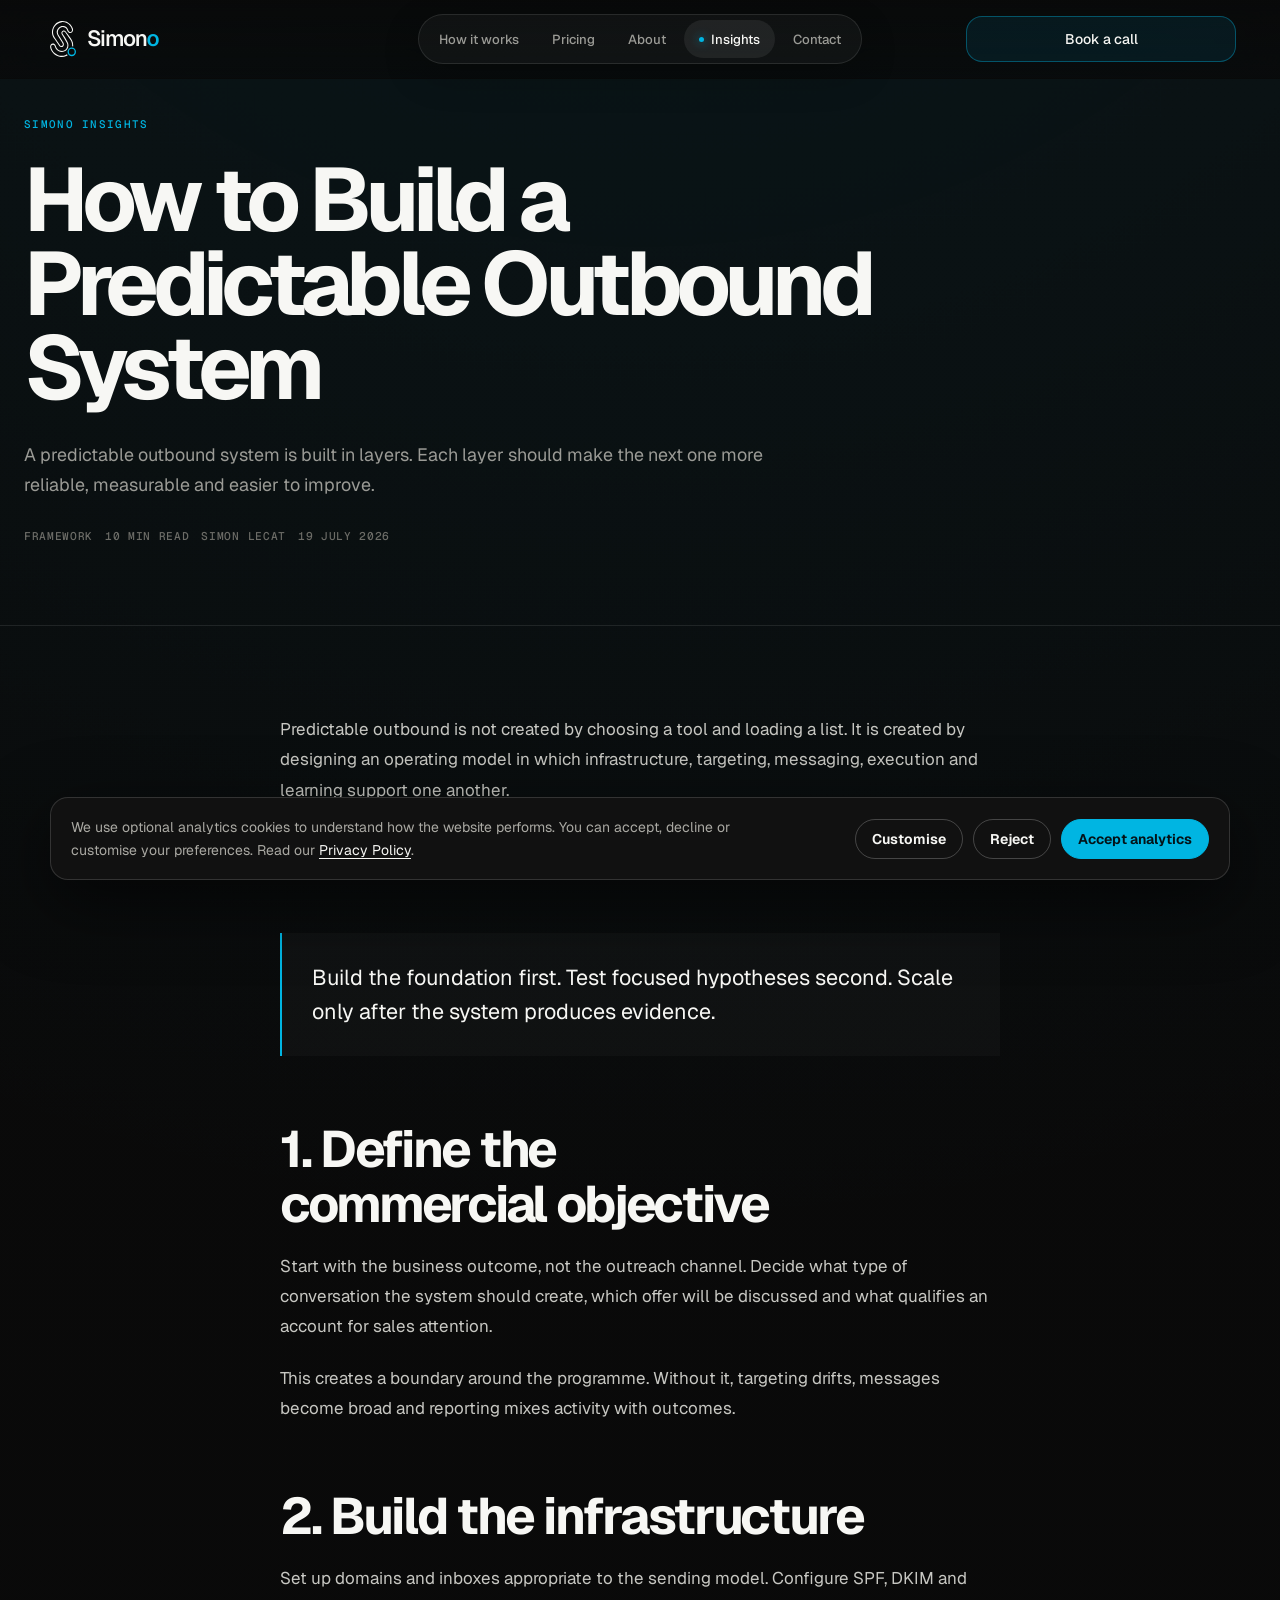
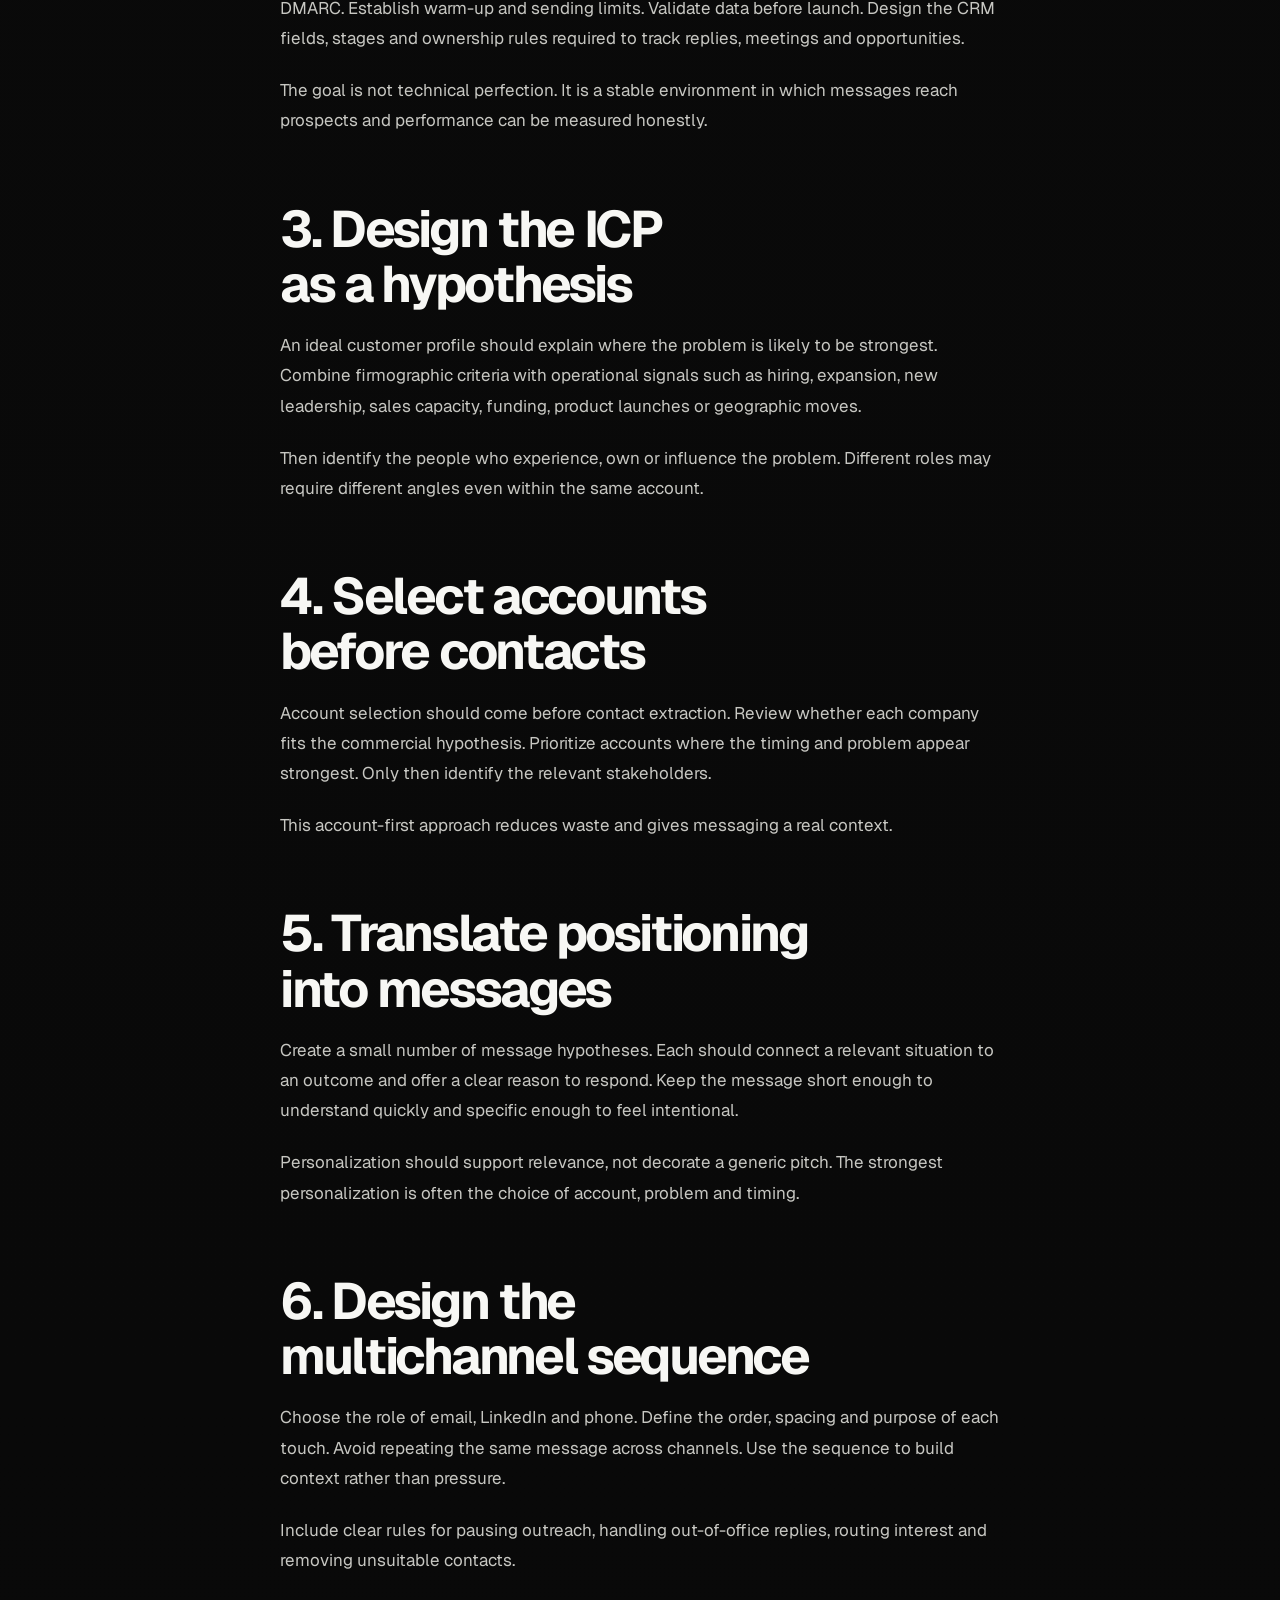
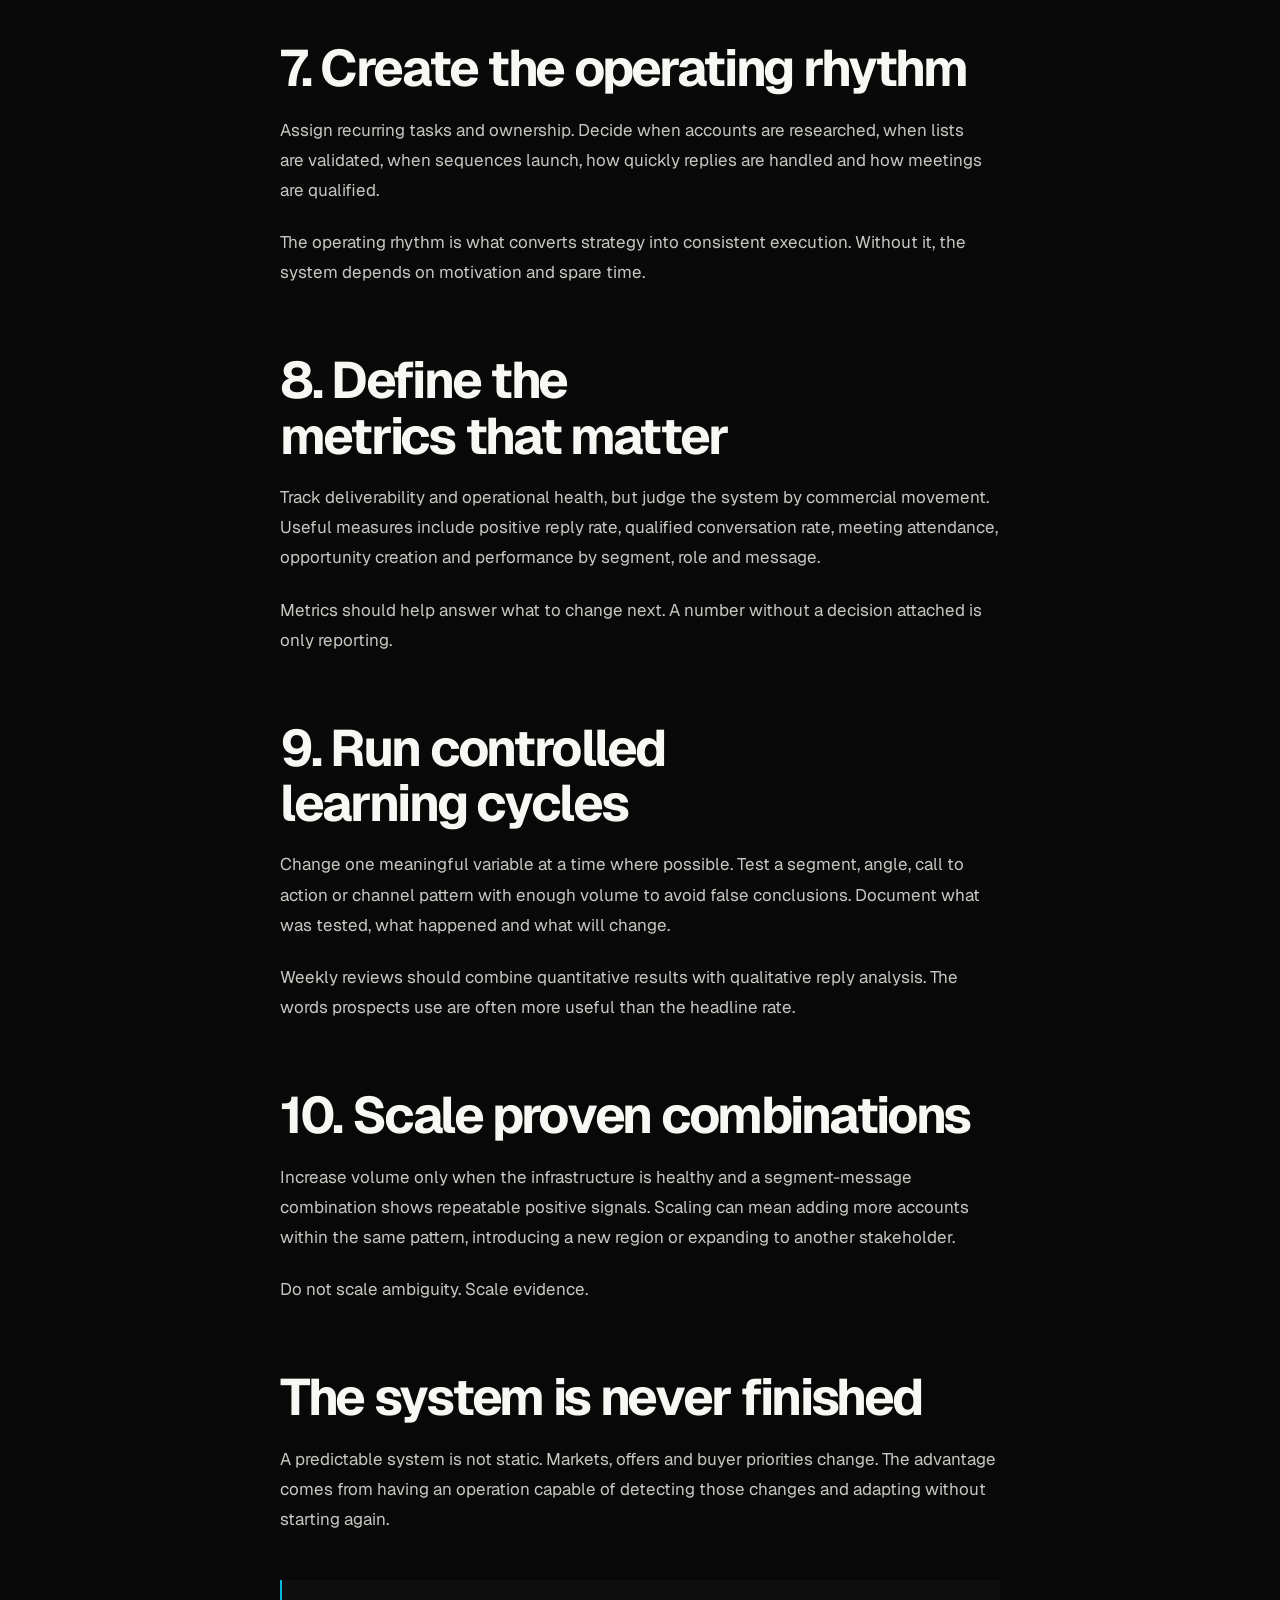
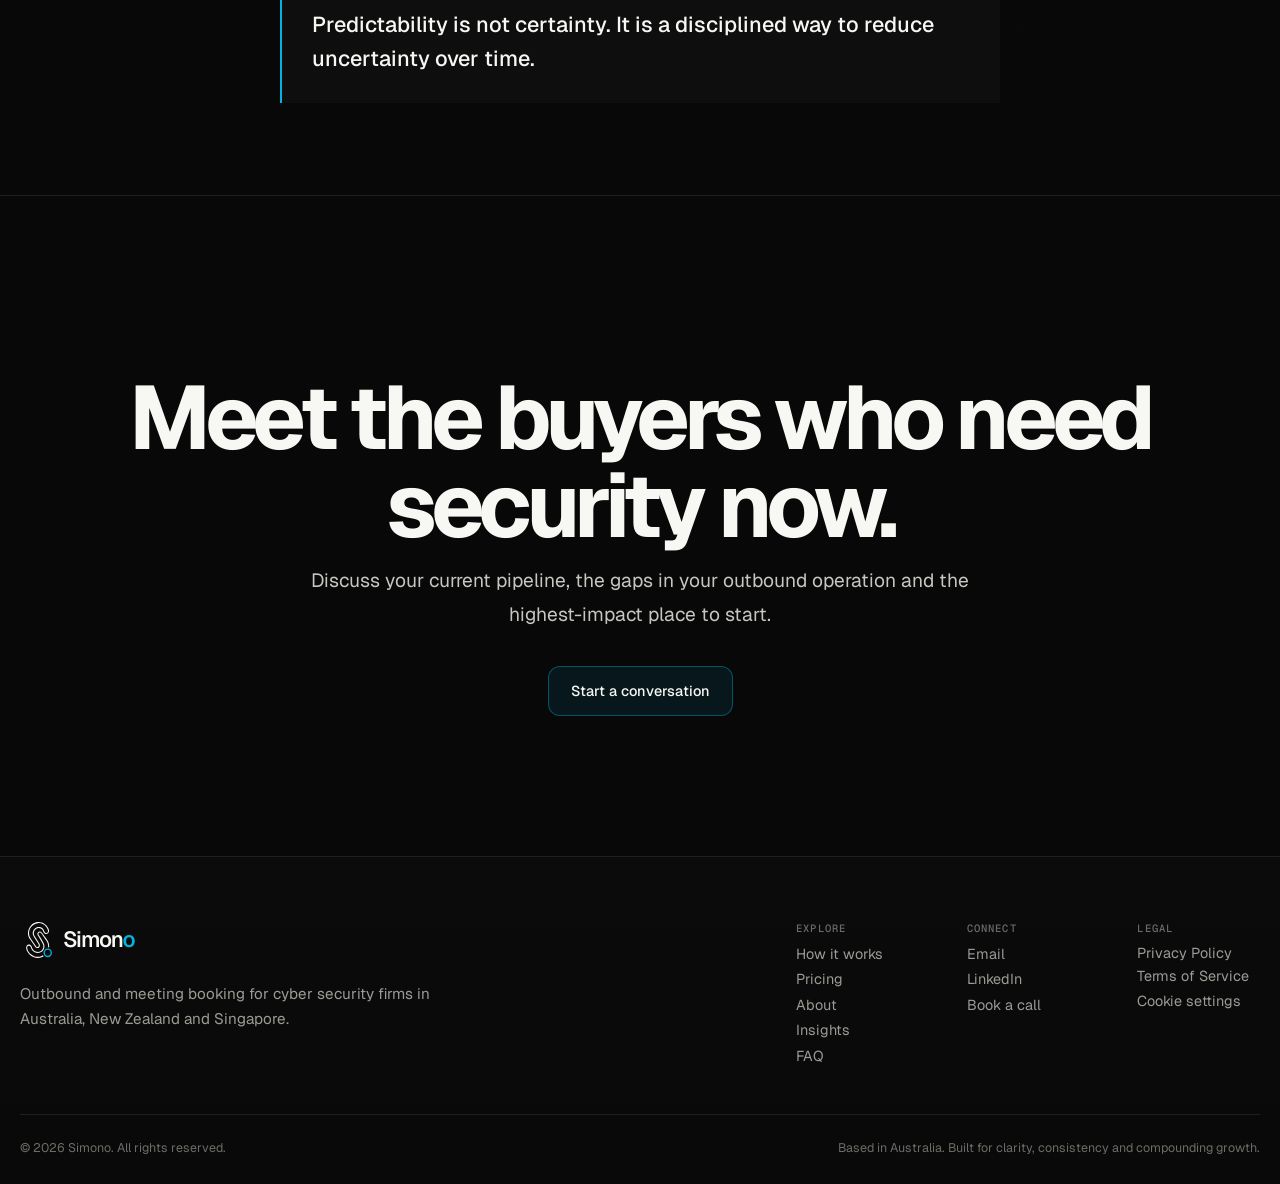
<file: insights/how-to-build-a-predictable-outbound-system/index.html>
<!DOCTYPE html>

<html lang="en">
<head>
<meta charset="utf-8"/>
<meta content="width=device-width,initial-scale=1" name="viewport"/>
<title>How to Build a Predictable Outbound System | Simono</title>
    <!-- Simono favicon pack -->
    <link rel="icon" href="/favicon.ico" sizes="any">
    <link rel="icon" type="image/svg+xml" href="/favicon.svg">
    <link rel="icon" type="image/png" sizes="48x48" href="/favicon-48x48.png">
    <link rel="icon" type="image/png" sizes="96x96" href="/favicon-96x96.png">
    <link rel="apple-touch-icon" sizes="180x180" href="/apple-touch-icon.png">
    <link rel="manifest" href="/site.webmanifest">
    <meta name="theme-color" content="#090909">

<meta content="A practical framework for building outbound infrastructure, targeting, messaging, execution and optimisation as one connected engine." name="description"/>
<link href="https://www.simono.io/insights/how-to-build-a-predictable-outbound-system/" rel="canonical"/>
<meta content="article" property="og:type"/>
<meta content="Simono" property="og:site_name"/>
<meta content="How to Build a Predictable Outbound System — Simono" property="og:title"/>
<meta content="A practical framework for building outbound infrastructure, targeting, messaging, execution and optimization as one connected engine." property="og:description"/>
<meta content="https://www.simono.io/insights/how-to-build-a-predictable-outbound-system/" property="og:url"/>
<meta content="https://www.simono.io/assets/simono-og.png" property="og:image"/>
<meta content="summary_large_image" name="twitter:card"/>
<meta content="How to Build a Predictable Outbound System | Simono" name="twitter:title"/>
<meta content="A practical framework for building outbound infrastructure, targeting, messaging, execution and optimisation as one connected engine." name="twitter:description"/>
<meta content="https://www.simono.io/assets/simono-og.png" name="twitter:image"/>
<link href="https://fonts.googleapis.com/css2?family=Geist:wght@400;500;600&amp;family=Geist+Mono:wght@400;500&amp;display=swap" rel="stylesheet"/><noscript><link href="https://fonts.googleapis.com/css2?family=Geist:wght@400;500;600&amp;family=Geist+Mono:wght@400;500&amp;display=swap" rel="stylesheet"/></noscript><link href="https://fonts.googleapis.com/css2?family=Geist:wght@400;500;600&amp;family=Geist+Mono:wght@400;500&amp;display=swap" media="print" onload="this.media = 'all'" rel="stylesheet"/><link as="style" href="https://fonts.googleapis.com/css2?family=Geist:wght@400;500;600&amp;family=Geist+Mono:wght@400;500&amp;display=swap" rel="preload"/><link crossorigin="" href="https://fonts.gstatic.com" rel="preconnect"/><link href="https://fonts.googleapis.com" rel="preconnect"/><style>
      :root {
        --bg: #090909;
        --surface: #111;
        --text: #f7f7f4;
        --muted: #9b9b96;
        --muted2: #6c6c67;
        --accent: #00b5e2;
        --line: rgba(255, 255, 255, 0.09);
        --max: 1160px;
        --ease: cubic-bezier(0.22, 0.61, 0.36, 1);
      }
      * {
        box-sizing: border-box;
        margin: 0;
        padding: 0;
      }
      html {
        scroll-behavior: smooth;
        background: var(--bg);
      }
      body {
        color: var(--text);
        background:
          radial-gradient(
            circle at 50% -10%,
            rgba(0, 181, 226, 0.09),
            transparent 28%
          ),
          #090909;
        font-family: Geist, Arial, sans-serif;
        -webkit-font-smoothing: antialiased;
      }
      a {
        color: inherit;
        text-decoration: none;
      }
      .container {
        width: min(var(--max), calc(100% - 48px));
        margin: auto;
      }
      .nav {
        position: sticky;
        top: 0;
        z-index: 10;
        border-bottom: 1px solid var(--line);
        background: rgba(9, 9, 9, 0.86);
        backdrop-filter: blur(18px);
      }
      .navin {
        height: 72px;
        display: flex;
        align-items: center;
        justify-content: space-between;
      }
      .brand {
        display: inline-flex;
        align-items: center;
        gap: 8px;
        font-size: 21px;
        font-weight: 500;
        letter-spacing: -0.045em;
      }
      .brand img {
        width: auto;
        height: 24px;
        object-fit: contain;
      }
      .brand b {
        color: var(--accent);
        font-weight: 500;
      }
      .back {
        color: var(--muted);
        font-size: 0.9rem;
      }
      .back:hover {
        color: var(--text);
      }
      .eyebrow {
        color: var(--accent);
        font: 500 0.68rem "Geist Mono";
        letter-spacing: 0.12em;
        text-transform: uppercase;
      }
      .hero {
        padding: 112px 0 82px;
        border-bottom: 1px solid var(--line);
      }
      h1 {
        max-width: 950px;
        margin-top: 24px;
        font-size: clamp(3.6rem, 7vw, 7.2rem);
        line-height: 0.94;
        letter-spacing: -0.065em;
      }
      .lead {
        max-width: 760px;
        margin-top: 30px;
        color: var(--muted);
        font-size: 1.12rem;
        line-height: 1.72;
      }
      .meta {
        display: flex;
        gap: 12px;
        flex-wrap: wrap;
        margin-top: 28px;
        color: var(--muted2);
        font: 500 0.7rem "Geist Mono";
        letter-spacing: 0.06em;
        text-transform: uppercase;
      }
      .grid {
        display: grid;
        grid-template-columns: repeat(2, 1fr);
        gap: 22px;
        padding: 76px 0 120px;
      }
      .card {
        display: flex;
        flex-direction: column;
        min-height: 330px;
        padding: 34px;
        border: 1px solid var(--line);
        border-radius: 22px;
        background: linear-gradient(
          180deg,
          rgba(255, 255, 255, 0.025),
          rgba(255, 255, 255, 0.006)
        );
        transition: 0.25s var(--ease);
      }
      .card:hover {
        transform: translateY(-4px);
        border-color: rgba(0, 181, 226, 0.35);
      }
      .card.featured {
        grid-column: 1/-1;
        min-height: 440px;
        background:
          radial-gradient(
            circle at 90% 10%,
            rgba(0, 181, 226, 0.11),
            transparent 30%
          ),
          linear-gradient(
            180deg,
            rgba(255, 255, 255, 0.025),
            rgba(255, 255, 255, 0.006)
          );
      }
      .card h2 {
        margin-top: 28px;
        max-width: 780px;
        font-size: clamp(2rem, 4vw, 4.2rem);
        line-height: 1.02;
        letter-spacing: -0.05em;
        font-weight: 500;
      }
      .card:not(.featured) h2 {
        font-size: 2rem;
      }
      .card p {
        margin-top: 18px;
        max-width: 680px;
        color: var(--muted);
        line-height: 1.7;
      }
      .read {
        margin-top: auto;
        padding-top: 38px;
        color: var(--accent);
      }
      .article {
        width: min(780px, calc(100% - 48px));
        margin: 0 auto;
        padding: 82px 0 120px;
      }
      .article h2 {
        margin: 62px 0 18px;
        font-size: clamp(2rem, 4vw, 3.2rem);
        letter-spacing: -0.045em;
        line-height: 1.08;
      }
      .article h3 {
        margin: 36px 0 14px;
        font-size: 1.35rem;
      }
      .article p {
        margin: 0 0 22px;
        color: #c7c7c2;
        font-size: 1.06rem;
        line-height: 1.85;
      }
      .article strong {
        color: var(--text);
        font-weight: 500;
      }
      .pull {
        margin: 46px 0;
        padding: 28px 30px;
        border-left: 2px solid var(--accent);
        background: rgba(255, 255, 255, 0.025);
        font-size: 1.35rem;
        line-height: 1.55;
      }
      .cta {
        width: 100vw;
        margin-top: 92px;
        margin-bottom: calc(-1 * var(--section-space));
        margin-left: calc(50% - 50vw);
        padding: clamp(96px, 11vw, 140px) max(24px, calc((100vw - 1240px) / 2));
        border: 0;
        border-top: 1px solid var(--line);
        border-radius: 0;
        background: transparent;
        text-align: center;
      }
      .cta h3 {
        max-width: 1100px;
        margin: 0 auto 24px;
        font-size: clamp(3.2rem, 7vw, 6.8rem);
        line-height: 0.98;
        letter-spacing: -0.06em;
      }
      .cta p {
        max-width: 720px;
        margin: 0 auto 34px;
        font-size: clamp(1.05rem, 1.5vw, 1.2rem);
        line-height: 1.7;
      }
      .button {
        display: inline-flex;
        min-height: 48px;
        align-items: center;
        padding: 0 20px;
        border: 1px solid rgba(0, 181, 226, 0.42);
        border-radius: 12px;
        background: rgba(0, 181, 226, 0.1);
      }
      footer {
        padding: 30px 0;
        border-top: 1px solid var(--line);
        color: var(--muted2);
        font-size: 0.8rem;
      }
      .foot {
        display: flex;
        justify-content: space-between;
        gap: 20px;
      }
      @media (max-width: 720px) {
        .container,
        .article {
          width: calc(100% - 28px);
        }
        .hero {
          padding: 80px 0 58px;
        }
        .grid {
          grid-template-columns: 1fr;
          padding-top: 52px;
        }
        .card.featured {
          grid-column: auto;
        }
        .foot {
          flex-direction: column;
        }
      }

      /* Footer connect links tightened */
      .footer-v4-links > div:last-child {
        align-content: start !important;
        gap: 6px !important;
      }
      .footer-v4-links > div:last-child a {
        line-height: 1.2 !important;
        margin: 0 !important;
        padding: 0 !important;
      }
    
.footer-v4-links button[data-cookie-settings]{display:block;-webkit-appearance:none;appearance:none;background:none;border:0;padding:0;margin:0;color:#9b9b96;font-family:"Geist",sans-serif;font-size:.9rem;font-weight:400;line-height:1.35;letter-spacing:normal;text-align:left;text-decoration:none;cursor:pointer;transition:color .2s ease}.footer-v4-links button[data-cookie-settings]:hover{color:#f7f7f4}.footer-v4-links{grid-template-columns:repeat(3,minmax(120px,1fr))!important}@media(max-width:760px){.footer-v4-links{grid-template-columns:1fr 1fr!important}.footer-v4-links>div:last-child{grid-column:1/-1}}
</style>
<script type="application/ld+json">
      {
        "@context": "https://schema.org",
        "@type": "Article",
        "headline": "How to Build a Predictable Outbound System",
        "description": "A practical framework for building outbound infrastructure, targeting, messaging, execution and optimization as one connected engine.",
        "author": { "@type": "Person", "name": "Simon Lecat", "url": "https://www.simono.io/#founder", "sameAs": "https://www.linkedin.com/in/simon-lecat/" },
        "publisher": {
          "@type": "Organization",
          "name": "Simono",
          "logo": {
            "@type": "ImageObject",
            "url": "https://www.simono.io/assets/simono-logo.svg"
          }
        },
        "mainEntityOfPage": "https://www.simono.io/insights/how-to-build-a-predictable-outbound-system/",
        "datePublished": "2026-07-19",
        "dateModified": "2026-07-19"
      }
    </script>
<style>
      /* Shared production footer */
      .footer,
      .site-footer {
        padding: 0 !important;
        border-top: 1px solid rgba(255, 255, 255, 0.09) !important;
        background: linear-gradient(
          180deg,
          rgba(255, 255, 255, 0.012),
          rgba(255, 255, 255, 0.004)
        ) !important;
      }
      .footer-v4 {
        padding: 64px 0 28px !important;
      }
      .footer-v4-main {
        display: grid !important;
        grid-template-columns: 1.2fr 0.8fr !important;
        gap: 80px !important;
        align-items: start !important;
        padding-bottom: 48px !important;
      }
      .footer-v4-brand p {
        max-width: 420px !important;
        margin-top: 18px !important;
        color: #9b9b96 !important;
        font-size: 0.95rem !important;
        line-height: 1.65 !important;
      }
      .footer-v4-links {
        display: grid !important;
        grid-template-columns: repeat(2, max-content) !important;
        justify-content: end !important;
        gap: 48px !important;
      }
      .footer-v4-links div {
        display: grid !important;
        gap: 6px !important;
      }
      .footer-v4-links span {
        margin-bottom: 4px !important;
        color: #6c6c67 !important;
        font:
          500 0.66rem "Geist Mono",
          monospace !important;
        letter-spacing: 0.11em !important;
        text-transform: uppercase !important;
      }
      .footer-v4-links a {
        color: #9b9b96 !important;
        font-size: 0.9rem !important;
        line-height: 1.35 !important;
        text-decoration: none !important;
        transition: 0.2s ease !important;
      }
      .footer-v4-links a:hover {
        color: #f7f7f4 !important;
      }
      .footer-v4-bottom {
        display: flex !important;
        justify-content: space-between !important;
        gap: 24px !important;
        padding-top: 24px !important;
        border-top: 1px solid rgba(255, 255, 255, 0.09) !important;
        color: #6c6c67 !important;
        font-size: 0.78rem !important;
      }
      .footer-v4 .brand {
        display: inline-flex !important;
        align-items: center !important;
        gap: 7px !important;
        text-decoration: none !important;
      }
      .footer-v4 .simono-v3-wordmark {
        font-family:
          "Geist",
          Inter,
          -apple-system,
          BlinkMacSystemFont,
          "Segoe UI",
          sans-serif !important;
        font-size: 19px !important;
        font-weight: 500 !important;
        letter-spacing: -0.045em !important;
        color: #f7f7f4 !important;
      }
      .footer-v4 .simono-v3-o {
        color: #00b5e2 !important;
      }
      @media (max-width: 760px) {
        .footer-v4-main {
          grid-template-columns: 1fr !important;
          gap: 42px !important;
        }
        .footer-v4-links {
          justify-content: start !important;
          gap: 28px !important;
        }
        .footer-v4-bottom {
          flex-direction: column !important;
        }
      }

      body {
        font-family:
          "Geist",
          Inter,
          -apple-system,
          BlinkMacSystemFont,
          "Segoe UI",
          sans-serif !important;
      }

      /* Simono brand lockup — final proportions */
      .nav .brand,
      .footer-v4 .brand,
      .footer .brand {
        gap: 4px !important;
        display: inline-flex !important;
        align-items: center !important;
      }
      .simono-v3-mark {
        width: 52px !important;
        height: 52px !important;
        object-fit: contain !important;
        flex: 0 0 52px !important;
        filter: none !important;
        margin: 0 !important;
      }
      .simono-v3-wordmark {
        font-size: 22px !important;
        font-weight: 560 !important;
        line-height: 1 !important;
        letter-spacing: -0.052em !important;
        color: #f7f7f4 !important;
        transform: translateY(-0.5px);
      }
      .simono-v3-o {
        color: #00b5e2 !important;
      }
      .footer-v4 .simono-v3-mark,
      .footer .simono-v3-mark {
        width: 45px !important;
        height: 45px !important;
        flex-basis: 45px !important;
      }
      .footer-v4 .simono-v3-wordmark,
      .footer .simono-v3-wordmark {
        font-size: 20px !important;
      }
      @media (max-width: 1050px) {
        .simono-v3-mark {
          width: 47px !important;
          height: 47px !important;
          flex-basis: 47px !important;
        }
        .simono-v3-wordmark {
          font-size: 21px !important;
        }
      }
      @media (max-width: 720px) {
        .nav .brand,
        .footer-v4 .brand,
        .footer .brand {
          gap: 3px !important;
        }
        .simono-v3-mark {
          width: 43px !important;
          height: 43px !important;
          flex-basis: 43px !important;
        }
        .simono-v3-wordmark {
          font-size: 19px !important;
        }
        .footer-v4 .simono-v3-mark,
        .footer .simono-v3-mark {
          width: 39px !important;
          height: 39px !important;
          flex-basis: 39px !important;
        }
        .footer-v4 .simono-v3-wordmark,
        .footer .simono-v3-wordmark {
          font-size: 18px !important;
        }
      }

      /* Simono brand lockup — optically cropped and identical in nav/footer */
      .nav .brand,
      .footer-v4 .brand,
      .footer .brand {
        display: inline-flex !important;
        align-items: center !important;
        justify-content: flex-start !important;
        gap: 5px !important;
        width: max-content !important;
      }
      .simono-v3-mark,
      .footer-v4 .simono-v3-mark,
      .footer .simono-v3-mark {
        width: 38px !important;
        height: 38px !important;
        flex: 0 0 38px !important;
        object-fit: contain !important;
        margin: 0 !important;
      }
      .simono-v3-wordmark,
      .footer-v4 .simono-v3-wordmark,
      .footer .simono-v3-wordmark {
        font-size: 22px !important;
        font-weight: 560 !important;
        line-height: 1 !important;
        letter-spacing: -0.052em !important;
        transform: translateY(-0.5px) !important;
      }
      .footer-v4-brand p {
        margin-left: 0 !important;
        padding-left: 0 !important;
      }
      @media (max-width: 1050px) {
        .simono-v3-mark,
        .footer-v4 .simono-v3-mark,
        .footer .simono-v3-mark {
          width: 33px !important;
          height: 33px !important;
          flex-basis: 33px !important;
        }
        .simono-v3-wordmark,
        .footer-v4 .simono-v3-wordmark,
        .footer .simono-v3-wordmark {
          font-size: 21px !important;
        }
      }
      @media (max-width: 720px) {
        .nav .brand,
        .footer-v4 .brand,
        .footer .brand {
          gap: 4px !important;
        }
        .simono-v3-mark,
        .footer-v4 .simono-v3-mark,
        .footer .simono-v3-mark {
          width: 30px !important;
          height: 30px !important;
          flex-basis: 30px !important;
        }
        .simono-v3-wordmark,
        .footer-v4 .simono-v3-wordmark,
        .footer .simono-v3-wordmark {
          font-size: 19px !important;
        }
      }

      .footer-tagline {
        max-width: 300px;
        margin-top: 18px;
        color: rgba(244, 244, 242, 0.68);
        font-size: 0.875rem;
        line-height: 1.6;
      }
      @media (max-width: 700px) {
        .footer-tagline {
          max-width: 280px;
          font-size: 0.8125rem;
        }
      }
    </style>
<style>
/* v2.7 — exact Home brand/font/alignment overrides */
html, body { font-family: "Geist", Arial, sans-serif !important; }
.nav .container, .footer .container, .footer-v4 .container { width: min(100% - 40px, 1240px) !important; margin-inline: auto !important; }
.nav-inner { min-height: 72px !important; display: grid !important; grid-template-columns: 220px minmax(0, 1fr) 290px !important; align-items: center !important; gap: 24px !important; }
.nav .brand, .footer-v4 .brand, .footer .brand { display:inline-flex !important; align-items:center !important; justify-content:flex-start !important; gap:5px !important; width:max-content !important; min-width:0 !important; margin:0 !important; padding:0 !important; transform:none !important; text-decoration:none !important; white-space:nowrap !important; }
.simono-v3-mark, .footer-v4 .simono-v3-mark, .footer .simono-v3-mark { display:block !important; width:38px !important; height:38px !important; flex:0 0 38px !important; max-width:none !important; object-fit:contain !important; margin:0 !important; filter:none !important; }
.simono-v3-wordmark, .footer-v4 .simono-v3-wordmark, .footer .simono-v3-wordmark { display:inline !important; margin:0 !important; padding:0 !important; font-family:"Geist","Inter",-apple-system,BlinkMacSystemFont,"Segoe UI",sans-serif !important; font-size:22px !important; font-weight:560 !important; font-style:normal !important; line-height:1 !important; letter-spacing:-0.052em !important; color:#f7f7f4 !important; transform:translateY(-0.5px) !important; -webkit-font-smoothing:antialiased !important; -moz-osx-font-smoothing:grayscale !important; text-rendering:geometricPrecision !important; }
.simono-v3-o { display:inline !important; color:#00b5e2 !important; font:inherit !important; line-height:inherit !important; letter-spacing:inherit !important; vertical-align:baseline !important; }
.nav-links { justify-self:center !important; }
.nav-cta, .nav-inner > a.button { justify-self:end !important; }
.footer-v4-brand p { margin-left:0 !important; padding-left:0 !important; }
@media (max-width:1050px){ .nav-inner{display:flex !important; min-height:68px !important;} .simono-v3-mark,.footer-v4 .simono-v3-mark,.footer .simono-v3-mark{width:33px !important;height:33px !important;flex-basis:33px !important;} .simono-v3-wordmark,.footer-v4 .simono-v3-wordmark,.footer .simono-v3-wordmark{font-size:21px !important;} }
@media (max-width:720px){ .nav .container,.footer .container,.footer-v4 .container{width:min(100% - 28px,1240px) !important;} .nav-inner{min-height:64px !important;} .nav .brand,.footer-v4 .brand,.footer .brand{gap:4px !important;} .simono-v3-mark,.footer-v4 .simono-v3-mark,.footer .simono-v3-mark{width:30px !important;height:30px !important;flex-basis:30px !important;} .simono-v3-wordmark,.footer-v4 .simono-v3-wordmark,.footer .simono-v3-wordmark{font-size:19px !important;} }
</style><style id="exact-home-nav-footer-css">:root {
        --bg: #090909;
        --bg-2: #0d0d0d;
        --surface: #111;
        --surface-2: #151515;
        --text: #f7f7f4;
        --muted: #9b9b96;
        --muted-2: #6c6c67;
        --accent: #00b5e2;
        --accent-soft: rgba(0, 181, 226, 0.1);
        --line: rgba(255, 255, 255, 0.09);
        --line-strong: rgba(255, 255, 255, 0.15);
        --max: 1240px;
        --ease: cubic-bezier(0.22, 0.61, 0.36, 1);
      }* {
        box-sizing: border-box;
        margin: 0;
        padding: 0;
      }html {
        scroll-behavior: smooth;
        background: var(--bg);
      }body {
        min-height: 100%;
        overflow-x: hidden;
        color: var(--text);
        background:
          radial-gradient(
            circle at 50% -10%,
            rgba(0, 181, 226, 0.09),
            transparent 28%
          ),
          linear-gradient(180deg, #0a0a0a, #080808);
        font-family: "Geist", Arial, sans-serif;
        -webkit-font-smoothing: antialiased;
      }.container {
        width: min(var(--max), calc(100% - 48px));
        margin: auto;
      }.nav {
        position: fixed;
        inset: 0 0 auto;
        z-index: 100;
        transition: 0.3s ease;
      }.nav.scrolled {
        background: rgba(9, 9, 9, 0.78);
        backdrop-filter: blur(18px);
        border-bottom: 1px solid var(--line);
      }.nav-inner {
        height: 78px;
        display: flex;
        align-items: center;
        justify-content: space-between;
        gap: 28px;
      }.brand {
        display: flex;
        align-items: center;
        gap: 13px;
      }.brand img {
        width: 34px;
        height: 34px;
        object-fit: contain;
        filter: invert(1) hue-rotate(180deg);
      }.brand span {
        font-size: 1rem;
        font-weight: 500;
        letter-spacing: 0.13em;
      }.brand b {
        color: var(--accent);
        font-weight: 500;
      }.nav-links {
        display: flex;
        align-items: center;
        gap: 28px;
        color: var(--muted);
        font-size: 0.88rem;
      }.nav-links a:hover {
        color: var(--text);
      }.button {
        display: inline-flex;
        align-items: center;
        justify-content: center;
        gap: 10px;
        min-height: 50px;
        padding: 0 22px;
        border: 1px solid rgba(0, 181, 226, 0.38);
        border-radius: 12px;
        background: rgba(0, 181, 226, 0.09);
        color: var(--text);
        font-size: 0.9rem;
        font-weight: 500;
        cursor: pointer;
        transition:
          transform 0.25s var(--ease),
          background 0.25s,
          border-color 0.25s;
      }.button:hover {
        transform: translateY(-2px);
        background: rgba(0, 181, 226, 0.15);
        border-color: var(--accent);
      }.button.secondary {
        border-color: var(--line-strong);
        background: rgba(255, 255, 255, 0.025);
        color: var(--muted);
      }.button.secondary:hover {
        color: var(--text);
        background: rgba(255, 255, 255, 0.055);
      }.menu {
        display: none;
        width: 44px;
        height: 44px;
        border: 1px solid var(--line);
        border-radius: 11px;
        background: var(--surface);
        color: var(--text);
      }.offer-card > .button:first-of-type {
        margin-top: auto;
      }.footer {
        padding: 32px 0;
        border-top: 1px solid var(--line);
      }.footer-inner {
        display: grid;
        grid-template-columns: 1fr auto 1fr;
        align-items: center;
        gap: 20px;
      }.footer-center {
        color: var(--muted-2);
        font-size: 0.8rem;
      }.footer-links {
        justify-self: end;
        display: flex;
        gap: 20px;
        color: var(--muted);
        font-size: 0.82rem;
      }@media (max-width: 1050px) {.nav-links,
        .nav .button {
          display: none;
        }.menu {
          display: grid;
          place-items: center;
        }}@media (max-width: 760px) {.container {
          width: min(var(--max), calc(100% - 28px));
        }.footer-inner {
          grid-template-columns: 1fr;
          justify-items: start;
        }.footer-links {
          justify-self: start;
        }}@media (prefers-reduced-motion: reduce) {* {
          scroll-behavior: auto !important;
          animation: none !important;
          transition: none !important;
        }}:root {
        --accent: #00b5e2 !important;
        --accent-soft: rgba(0, 181, 226, 0.1) !important;
      }.nav {
        padding: 0 !important;
        background: rgba(9, 9, 9, 0.84) !important;
        border-bottom: 1px solid rgba(255, 255, 255, 0.07) !important;
        backdrop-filter: blur(16px) saturate(125%) !important;
        -webkit-backdrop-filter: blur(16px) saturate(125%) !important;
      }.nav.scrolled {
        background: rgba(9, 9, 9, 0.94) !important;
      }.nav .container {
        width: min(1240px, calc(100% - 48px)) !important;
        padding: 0 !important;
      }.nav-inner {
        min-height: 72px !important;
        display: grid !important;
        grid-template-columns: 220px minmax(0, 1fr) 220px !important;
        align-items: center !important;
        gap: 24px !important;
      }.nav .brand,
      .footer .brand {
        display: inline-flex !important;
        align-items: center !important;
        justify-content: flex-start !important;
        width: max-content !important;
        min-width: 0 !important;
        margin: 0 !important;
        padding: 0 !important;
        gap: 8px !important;
        transform: none !important;
        text-decoration: none !important;
        white-space: nowrap !important;
      }.simono-v3-mark {
        display: block !important;
        width: auto !important;
        height: 32px !important;
        max-width: none !important;
        flex: 0 0 auto !important;
        object-fit: contain !important;
        filter: none !important;
      }.simono-v3-wordmark {
        display: inline !important;
        margin: 0 !important;
        padding: 0 !important;
        font-family:
          "Geist",
          "Inter",
          -apple-system,
          BlinkMacSystemFont,
          "Segoe UI",
          sans-serif !important;
        font-size: 21px !important;
        font-weight: 500 !important;
        font-style: normal !important;
        line-height: 1 !important;
        letter-spacing: -0.045em !important;
        color: #f7f7f4 !important;
        font-kerning: normal !important;
        font-variant-ligatures: common-ligatures !important;
        -webkit-font-smoothing: antialiased !important;
        -moz-osx-font-smoothing: grayscale !important;
        text-rendering: geometricPrecision !important;
      }.simono-v3-o {
        display: inline !important;
        color: #00b5e2 !important;
        font: inherit !important;
        line-height: inherit !important;
        letter-spacing: inherit !important;
        vertical-align: baseline !important;
      }.nav-links {
        justify-self: center !important;
      }.nav-cta {
        justify-self: end !important;
      }.footer .simono-v3-mark {
        height: 28px !important;
      }.footer .simono-v3-wordmark {
        font-size: 19px !important;
      }.footer .brand {
        gap: 7px !important;
      }@media (max-width: 1050px) {.nav-inner {
          display: flex !important;
          min-height: 68px !important;
        }.simono-v3-mark {
          height: 29px !important;
        }.simono-v3-wordmark {
          font-size: 20px !important;
        }}@media (max-width: 720px) {.nav .container {
          width: min(100% - 28px, 1240px) !important;
        }.nav-inner {
          min-height: 64px !important;
        }.simono-v3-mark {
          height: 27px !important;
        }.simono-v3-wordmark {
          font-size: 18px !important;
        }.footer .simono-v3-mark {
          height: 25px !important;
        }.footer .simono-v3-wordmark {
          font-size: 17px !important;
        }}.nav-inner {
        grid-template-columns: 220px minmax(0, 1fr) 290px !important;
      }.nav-inner > a.button {
        width: 270px !important;
        min-width: 270px !important;
        max-width: 270px !important;
        height: 46px !important;
        min-height: 46px !important;
        padding: 0 18px !important;
        border-radius: 16px !important;
        display: inline-flex !important;
        align-items: center !important;
        justify-content: center !important;
        justify-self: end !important;
        flex: 0 0 270px !important;
        white-space: nowrap !important;
        word-break: normal !important;
        overflow-wrap: normal !important;
        flex-wrap: nowrap !important;
        font-size: 14px !important;
        line-height: 1 !important;
        text-align: center !important;
      }@media (max-width: 1050px) {.nav-inner > a.button {
          width: 250px !important;
          min-width: 250px !important;
          max-width: 250px !important;
          flex-basis: 250px !important;
          font-size: 13px !important;
        }}.nav {
        display: flex !important;
        justify-content: center !important;
      }.nav .container {
        max-width: 1240px !important;
        width: min(1240px, calc(100% - 64px)) !important;
        margin: 0 auto !important;
        padding: 0 12px !important;
      }.nav-inner {
        grid-template-columns: 220px 1fr 270px !important;
        align-items: center !important;
      }.nav-links {
        display: flex !important;
        justify-content: center !important;
        gap: 32px !important;
      }@media (max-width: 1050px) {.nav .container {
          width: min(100% - 32px, 1240px) !important;
        }}.footer {
        padding: 0;
        border-top: 1px solid var(--line);
        background: linear-gradient(
          180deg,
          rgba(255, 255, 255, 0.012),
          rgba(255, 255, 255, 0.004)
        );
      }.footer-v4 {
        padding: 64px 0 28px;
      }.footer-v4-main {
        display: grid;
        grid-template-columns: minmax(0, 1fr) auto;
        gap: 40px;
        align-items: start;
        padding-bottom: 48px;
      }.footer-v4-brand p {
        max-width: 420px;
        margin-top: 18px;
        color: var(--muted);
        font-size: 0.95rem;
        line-height: 1.65;
      }.footer-v4-links {
        display: grid;
        grid-template-columns: repeat(2, max-content);
        gap: 28px;
        align-items: start;
      }.footer-v4-links div {
        display: grid;
        gap: 6px;
      }.footer-v4-links span {
        margin-bottom: 4px;
        color: var(--muted-2);
        font: 500 0.66rem "Geist Mono";
        letter-spacing: 0.11em;
        text-transform: uppercase;
      }.footer-v4-links a {
        color: var(--muted);
        font-size: 0.9rem;
        transition: 0.2s ease;
      }.footer-v4-links a:hover {
        color: var(--text);
      }.footer-v4-bottom {
        display: flex;
        justify-content: space-between;
        gap: 24px;
        padding-top: 24px;
        border-top: 1px solid var(--line);
        color: var(--muted-2);
        font-size: 0.78rem;
      }@media (max-width: 760px) {.footer-v4-main {
          grid-template-columns: 1fr;
          gap: 42px;
        }.footer-v4-links {
          grid-template-columns: repeat(2, max-content);
          gap: 28px;
        }.footer-v4-bottom {
          flex-direction: column;
        }}@media (max-width: 1050px) {.nav .container {
          width: min(100% - 32px, 1240px) !important;
          padding: 0 !important;
        }.nav-inner {
          position: relative !important;
          display: flex !important;
          justify-content: space-between !important;
          align-items: center !important;
          width: 100% !important;
          min-height: 68px !important;
          gap: 16px !important;
        }.nav-inner > a.button {
          display: none !important;
        }.menu {
          display: grid !important;
          place-items: center !important;
          flex: 0 0 44px !important;
          margin-left: auto !important;
          cursor: pointer !important;
        }.nav-links {
          position: absolute !important;
          top: calc(100% + 10px) !important;
          left: 0 !important;
          right: 0 !important;
          z-index: 120 !important;
          display: grid !important;
          gap: 0 !important;
          padding: 10px !important;
          border: 1px solid var(--line-strong) !important;
          border-radius: 16px !important;
          background: rgba(12, 12, 12, 0.98) !important;
          box-shadow: 0 24px 60px rgba(0, 0, 0, 0.45) !important;
          backdrop-filter: blur(18px) !important;
          -webkit-backdrop-filter: blur(18px) !important;
          opacity: 0 !important;
          visibility: hidden !important;
          transform: translateY(-8px) !important;
          pointer-events: none !important;
          transition:
            opacity 0.2s ease,
            transform 0.2s ease,
            visibility 0.2s ease !important;
        }.nav-links.is-open {
          opacity: 1 !important;
          visibility: visible !important;
          transform: none !important;
          pointer-events: auto !important;
        }.nav-links a {
          display: flex !important;
          align-items: center !important;
          min-height: 48px !important;
          padding: 0 14px !important;
          border-radius: 10px !important;
          color: var(--muted) !important;
        }.nav-links a:hover,
        .nav-links a:focus-visible {
          color: var(--text) !important;
          background: rgba(255, 255, 255, 0.05) !important;
        }}@media (max-width: 760px) {.nav .container {
          width: min(100% - 28px, 1240px) !important;
        }.nav-inner {
          min-height: 64px !important;
        }.button {
          width: 100% !important;
        }.offer-card .button {
          display: flex !important;
        }}.footer-v4-links > div:last-child {
        align-content: start !important;
        gap: 6px !important;
      }.footer-v4-links > div:last-child a {
        line-height: 1.2 !important;
        margin: 0 !important;
        padding: 0 !important;
      }.footer-v4-links button[data-cookie-settings]{display:block;-webkit-appearance:none;appearance:none;background:none;border:0;padding:0;margin:0;color:#9b9b96;font-family:"Geist",sans-serif;font-size:.9rem;font-weight:400;line-height:1.35;letter-spacing:normal;text-align:left;text-decoration:none;cursor:pointer;transition:color .2s ease}.footer-v4-links button[data-cookie-settings]:hover{color:#f7f7f4}.footer-v4-links{grid-template-columns:repeat(3,minmax(120px,1fr))!important}@media(max-width:760px){.footer-v4-links{grid-template-columns:1fr 1fr!important}.footer-v4-links>div:last-child{grid-column:1/-1}}
.nav .brand,
  .footer-v4 .brand,
  .footer .brand {
    gap: 4px !important;
    display: inline-flex !important;
    align-items: center !important;
  }.simono-v3-mark {
    width: 52px !important;
    height: 52px !important;
    object-fit: contain !important;
    flex: 0 0 52px !important;
    filter: none !important;
    margin: 0 !important;
  }.simono-v3-wordmark {
    font-size: 22px !important;
    font-weight: 560 !important;
    line-height: 1 !important;
    letter-spacing: -0.052em !important;
    color: #f7f7f4 !important;
    transform: translateY(-0.5px);
  }.simono-v3-o {
    color: #00b5e2 !important;
  }.footer-v4 .simono-v3-mark,
  .footer .simono-v3-mark {
    width: 45px !important;
    height: 45px !important;
    flex-basis: 45px !important;
  }.footer-v4 .simono-v3-wordmark,
  .footer .simono-v3-wordmark {
    font-size: 20px !important;
  }@media (max-width: 1050px) {.simono-v3-mark {
      width: 33px !important;
      height: 33px !important;
      flex-basis: 33px !important;
    }.simono-v3-wordmark {
      font-size: 21px !important;
    }}@media (max-width: 720px) {.nav .brand,
    .footer-v4 .brand,
    .footer .brand {
      gap: 3px !important;
    }.simono-v3-mark {
      width: 30px !important;
      height: 30px !important;
      flex-basis: 30px !important;
    }.simono-v3-wordmark {
      font-size: 19px !important;
    }.footer-v4 .simono-v3-mark,
    .footer .simono-v3-mark {
      width: 27px !important;
      height: 27px !important;
      flex-basis: 27px !important;
    }.footer-v4 .simono-v3-wordmark,
    .footer .simono-v3-wordmark {
      font-size: 18px !important;
    }}.nav .brand,
  .footer-v4 .brand,
  .footer .brand {
    display: inline-flex !important;
    align-items: center !important;
    justify-content: flex-start !important;
    gap: 5px !important;
    width: max-content !important;
  }.simono-v3-mark,
  .footer-v4 .simono-v3-mark,
  .footer .simono-v3-mark {
    width: 38px !important;
    height: 38px !important;
    flex: 0 0 38px !important;
    object-fit: contain !important;
    margin: 0 !important;
  }.simono-v3-wordmark,
  .footer-v4 .simono-v3-wordmark,
  .footer .simono-v3-wordmark {
    font-size: 22px !important;
    font-weight: 560 !important;
    line-height: 1 !important;
    letter-spacing: -0.052em !important;
    transform: translateY(-0.5px) !important;
  }.footer-v4-brand p {
    margin-left: 0 !important;
    padding-left: 0 !important;
  }@media (max-width: 1050px) {.simono-v3-mark,
    .footer-v4 .simono-v3-mark,
    .footer .simono-v3-mark {
      width: 33px !important;
      height: 33px !important;
      flex-basis: 33px !important;
    }.simono-v3-wordmark,
    .footer-v4 .simono-v3-wordmark,
    .footer .simono-v3-wordmark {
      font-size: 21px !important;
    }}@media (max-width: 720px) {.nav .brand,
    .footer-v4 .brand,
    .footer .brand {
      gap: 4px !important;
    }.simono-v3-mark,
    .footer-v4 .simono-v3-mark,
    .footer .simono-v3-mark {
      width: 30px !important;
      height: 30px !important;
      flex-basis: 30px !important;
    }.simono-v3-wordmark,
    .footer-v4 .simono-v3-wordmark,
    .footer .simono-v3-wordmark {
      font-size: 19px !important;
    }}.footer-tagline {
    max-width: 300px;
    margin-top: 18px;
    color: rgba(244, 244, 242, 0.68);
    font-size: 0.875rem;
    line-height: 1.6;
  }@media (max-width: 700px) {.footer-tagline {
      max-width: 280px;
      font-size: 0.8125rem;
    }}</style><link rel="stylesheet" href="../../assets/readability.css" /><link rel="stylesheet" href="../../assets/nav-enhanced.css?v=1" /><script defer src="../../assets/nav-enhanced.js?v=3"></script></head>
<body>
<header class="nav" id="nav">
<div class="container nav-inner">
<a aria-label="Simono home" class="brand" href="/#top"><img alt="" aria-hidden="true" class="simono-v3-mark" decoding="async" height="74" src="../../assets/simono-mark.svg?v=8" width="54"/><span class="simono-v3-wordmark">Simon<span class="simono-v3-o">o</span></span></a>
<nav class="nav-links" id="primary-navigation">
<a href="/#method">How it works</a>
<a href="/#offer">Pricing</a>
<a href="/#why">About</a><a href="/insights/">Insights</a>
<a href="/#contact">Contact</a>
</nav>
<a class="button open-booking" data-booking-type="default" href="/#booking">Book a call</a>
<button aria-controls="primary-navigation" aria-expanded="false" aria-label="Open menu" class="menu">
          ☰
        </button>
</div>
</header>
<main>
<section class="hero">
<div class="container">
<span class="eyebrow">Simono Insights</span>
<h1>How to Build a Predictable Outbound System</h1>
<p class="lead">
            A predictable outbound system is built in layers. Each layer should
            make the next one more reliable, measurable and easier to improve.
          </p>
<div class="meta">
<span>Framework</span><span>10 min read</span><span>Simon Lecat</span><span>19 July 2026</span>
</div>
</div>
</section>
<article class="article">
<p>
          Predictable outbound is not created by choosing a tool and loading a
          list. It is created by designing an operating model in which
          infrastructure, targeting, messaging, execution and learning support
          one another.
        </p>
<p>
          The sequence matters. Building the layers in the wrong order creates
          misleading data and avoidable rework.
        </p>
<div class="pull">
          Build the foundation first. Test focused hypotheses second. Scale only
          after the system produces evidence.
        </div>
<h2>1. Define the commercial objective</h2>
<p>
          Start with the business outcome, not the outreach channel. Decide what
          type of conversation the system should create, which offer will be
          discussed and what qualifies an account for sales attention.
        </p>
<p>
          This creates a boundary around the programme. Without it, targeting
          drifts, messages become broad and reporting mixes activity with
          outcomes.
        </p>
<h2>2. Build the infrastructure</h2>
<p>
          Set up domains and inboxes appropriate to the sending model. Configure
          SPF, DKIM and DMARC. Establish warm-up and sending limits. Validate
          data before launch. Design the CRM fields, stages and ownership rules
          required to track replies, meetings and opportunities.
        </p>
<p>
          The goal is not technical perfection. It is a stable environment in
          which messages reach prospects and performance can be measured
          honestly.
        </p>
<h2>3. Design the ICP as a hypothesis</h2>
<p>
          An ideal customer profile should explain where the problem is likely
          to be strongest. Combine firmographic criteria with operational
          signals such as hiring, expansion, new leadership, sales capacity,
          funding, product launches or geographic moves.
        </p>
<p>
          Then identify the people who experience, own or influence the problem.
          Different roles may require different angles even within the same
          account.
        </p>
<h2>4. Select accounts before contacts</h2>
<p>
          Account selection should come before contact extraction. Review
          whether each company fits the commercial hypothesis. Prioritize
          accounts where the timing and problem appear strongest. Only then
          identify the relevant stakeholders.
        </p>
<p>
          This account-first approach reduces waste and gives messaging a real
          context.
        </p>
<h2>5. Translate positioning into messages</h2>
<p>
          Create a small number of message hypotheses. Each should connect a
          relevant situation to an outcome and offer a clear reason to respond.
          Keep the message short enough to understand quickly and specific
          enough to feel intentional.
        </p>
<p>
          Personalization should support relevance, not decorate a generic
          pitch. The strongest personalization is often the choice of account,
          problem and timing.
        </p>
<h2>6. Design the multichannel sequence</h2>
<p>
          Choose the role of email, LinkedIn and phone. Define the order,
          spacing and purpose of each touch. Avoid repeating the same message
          across channels. Use the sequence to build context rather than
          pressure.
        </p>
<p>
          Include clear rules for pausing outreach, handling out-of-office
          replies, routing interest and removing unsuitable contacts.
        </p>
<h2>7. Create the operating rhythm</h2>
<p>
          Assign recurring tasks and ownership. Decide when accounts are
          researched, when lists are validated, when sequences launch, how
          quickly replies are handled and how meetings are qualified.
        </p>
<p>
          The operating rhythm is what converts strategy into consistent
          execution. Without it, the system depends on motivation and spare
          time.
        </p>
<h2>8. Define the metrics that matter</h2>
<p>
          Track deliverability and operational health, but judge the system by
          commercial movement. Useful measures include positive reply rate,
          qualified conversation rate, meeting attendance, opportunity creation
          and performance by segment, role and message.
        </p>
<p>
          Metrics should help answer what to change next. A number without a
          decision attached is only reporting.
        </p>
<h2>9. Run controlled learning cycles</h2>
<p>
          Change one meaningful variable at a time where possible. Test a
          segment, angle, call to action or channel pattern with enough volume
          to avoid false conclusions. Document what was tested, what happened
          and what will change.
        </p>
<p>
          Weekly reviews should combine quantitative results with qualitative
          reply analysis. The words prospects use are often more useful than the
          headline rate.
        </p>
<h2>10. Scale proven combinations</h2>
<p>
          Increase volume only when the infrastructure is healthy and a
          segment-message combination shows repeatable positive signals. Scaling
          can mean adding more accounts within the same pattern, introducing a
          new region or expanding to another stakeholder.
        </p>
<p>Do not scale ambiguity. Scale evidence.</p>
<h2>The system is never finished</h2>
<p>
          A predictable system is not static. Markets, offers and buyer
          priorities change. The advantage comes from having an operation
          capable of detecting those changes and adapting without starting
          again.
        </p>
<div class="pull">
<strong>Predictability is not certainty. It is a disciplined way to reduce
            uncertainty over time.</strong>
</div>
<div class="cta">
<h3>Meet the buyers who need security now.</h3>
<p>
            Discuss your current pipeline, the gaps in your outbound operation
            and the highest-impact place to start.
          </p>
<a class="button" href="/#contact">Start a conversation</a>
</div>
</article>
</main>
<footer class="footer">
<div class="container footer-v4">
<div class="footer-v4-main">
<div class="footer-v4-brand">
<a aria-label="Simono home" class="brand" href="/#top">
<img alt="" aria-hidden="true" class="simono-v3-mark" decoding="async" src="../../assets/simono-mark.svg?v=8"/><span class="simono-v3-wordmark">Simon<span class="simono-v3-o">o</span></span>
</a>
<p class="footer-tagline">
              Outbound and meeting booking for cyber security firms in Australia, New Zealand and Singapore.
            </p>
</div>
<div class="footer-v4-links">
<div>
<span>Explore</span>
<a href="/#method">How it works</a>
<a href="/#offer">Pricing</a>
<a href="/#why">About</a><a href="/insights/">Insights</a><a href="/faq/">FAQ</a>
</div>
<div>
<span>Connect</span>
<a href="mailto:simon@simono.io?subject=Outbound%20Inquiry">Email</a>
<a href="https://www.linkedin.com/in/simon-lecat/" rel="noopener noreferrer" target="_blank">LinkedIn</a>
<a class="open-booking" data-booking-type="default" href="/#booking">Book a call</a>
</div>
<div><span>Legal</span><a href="/privacy-policy">Privacy Policy</a><a href="/terms-of-service">Terms of Service</a><button data-cookie-settings="" type="button">Cookie settings</button></div></div>
</div>
<div class="footer-v4-bottom">
<span>© 2026 Simono. All rights reserved.</span>
<span>Based in Australia. Built for clarity, consistency and compounding
            growth.</span>
</div>
</div>
</footer>
<script defer="" src="../../assets/consent-manager.js?v=2"></script></body>
</html>
</file>
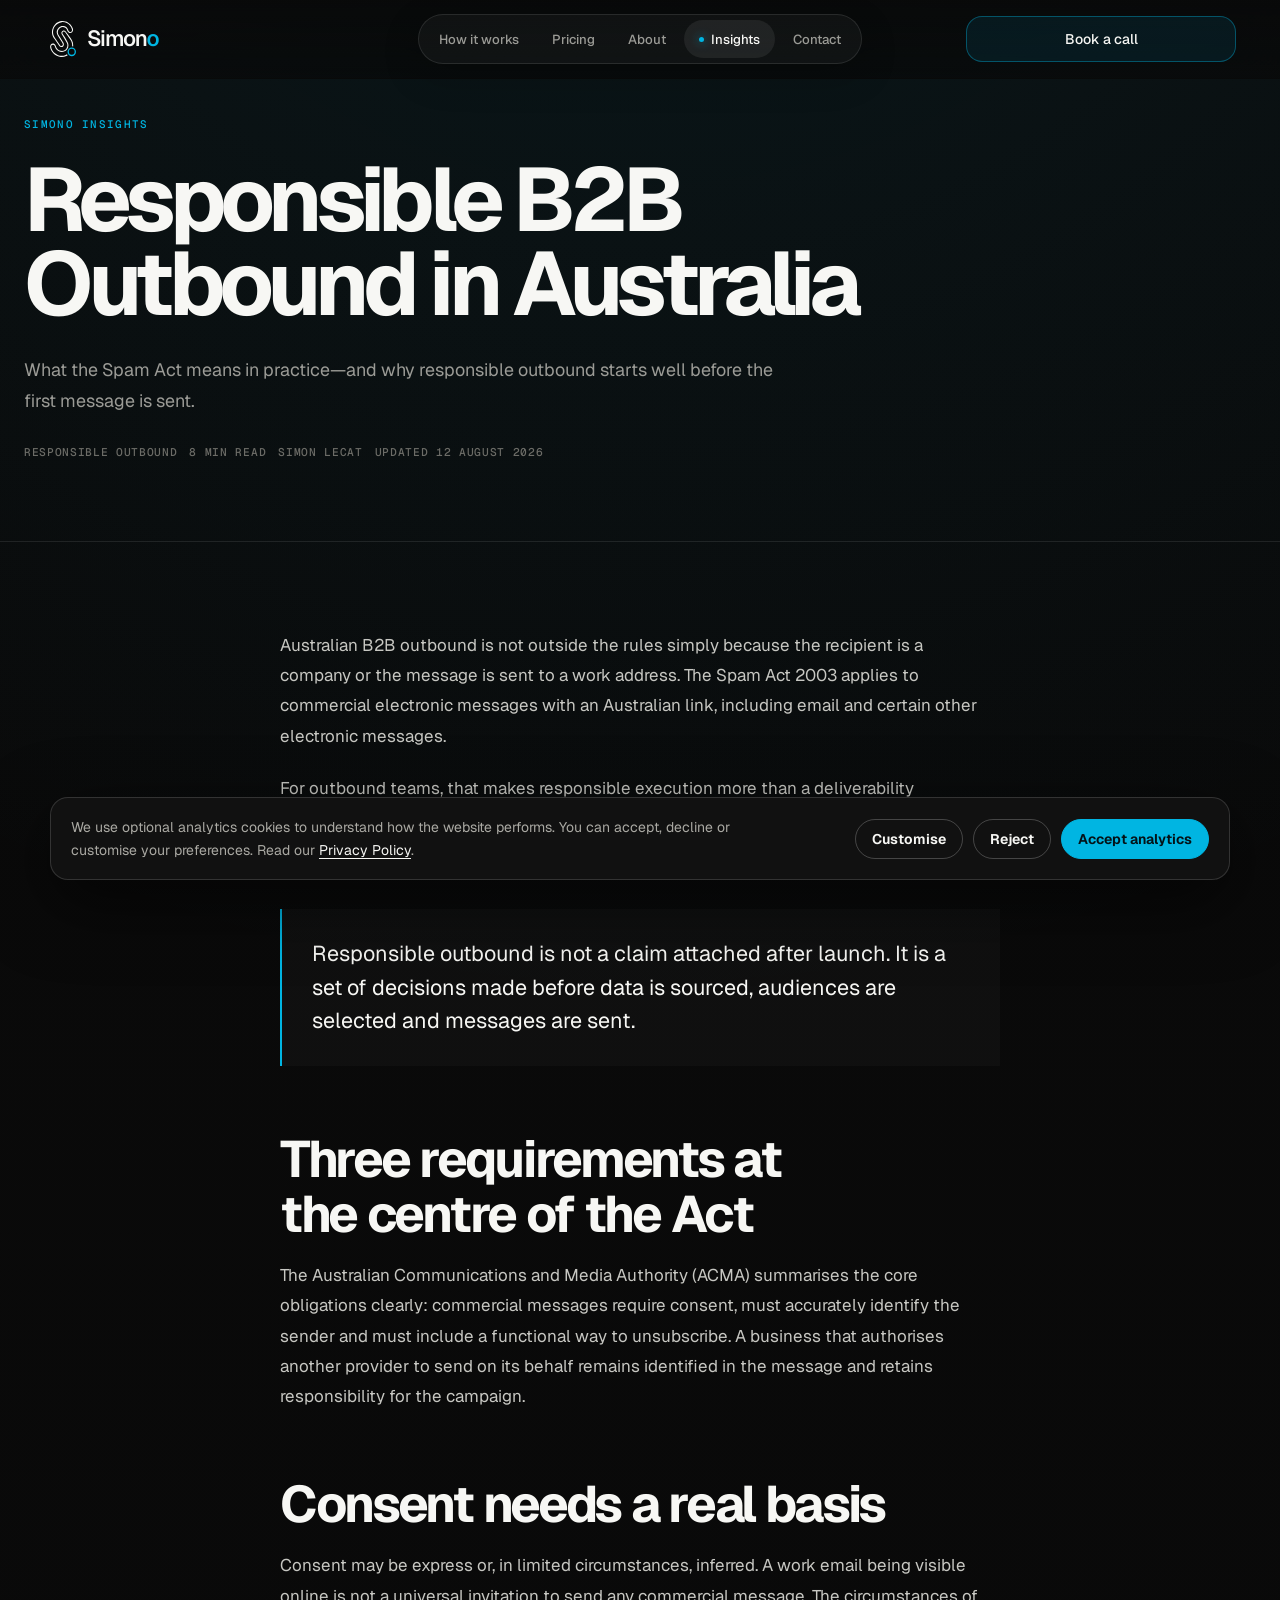
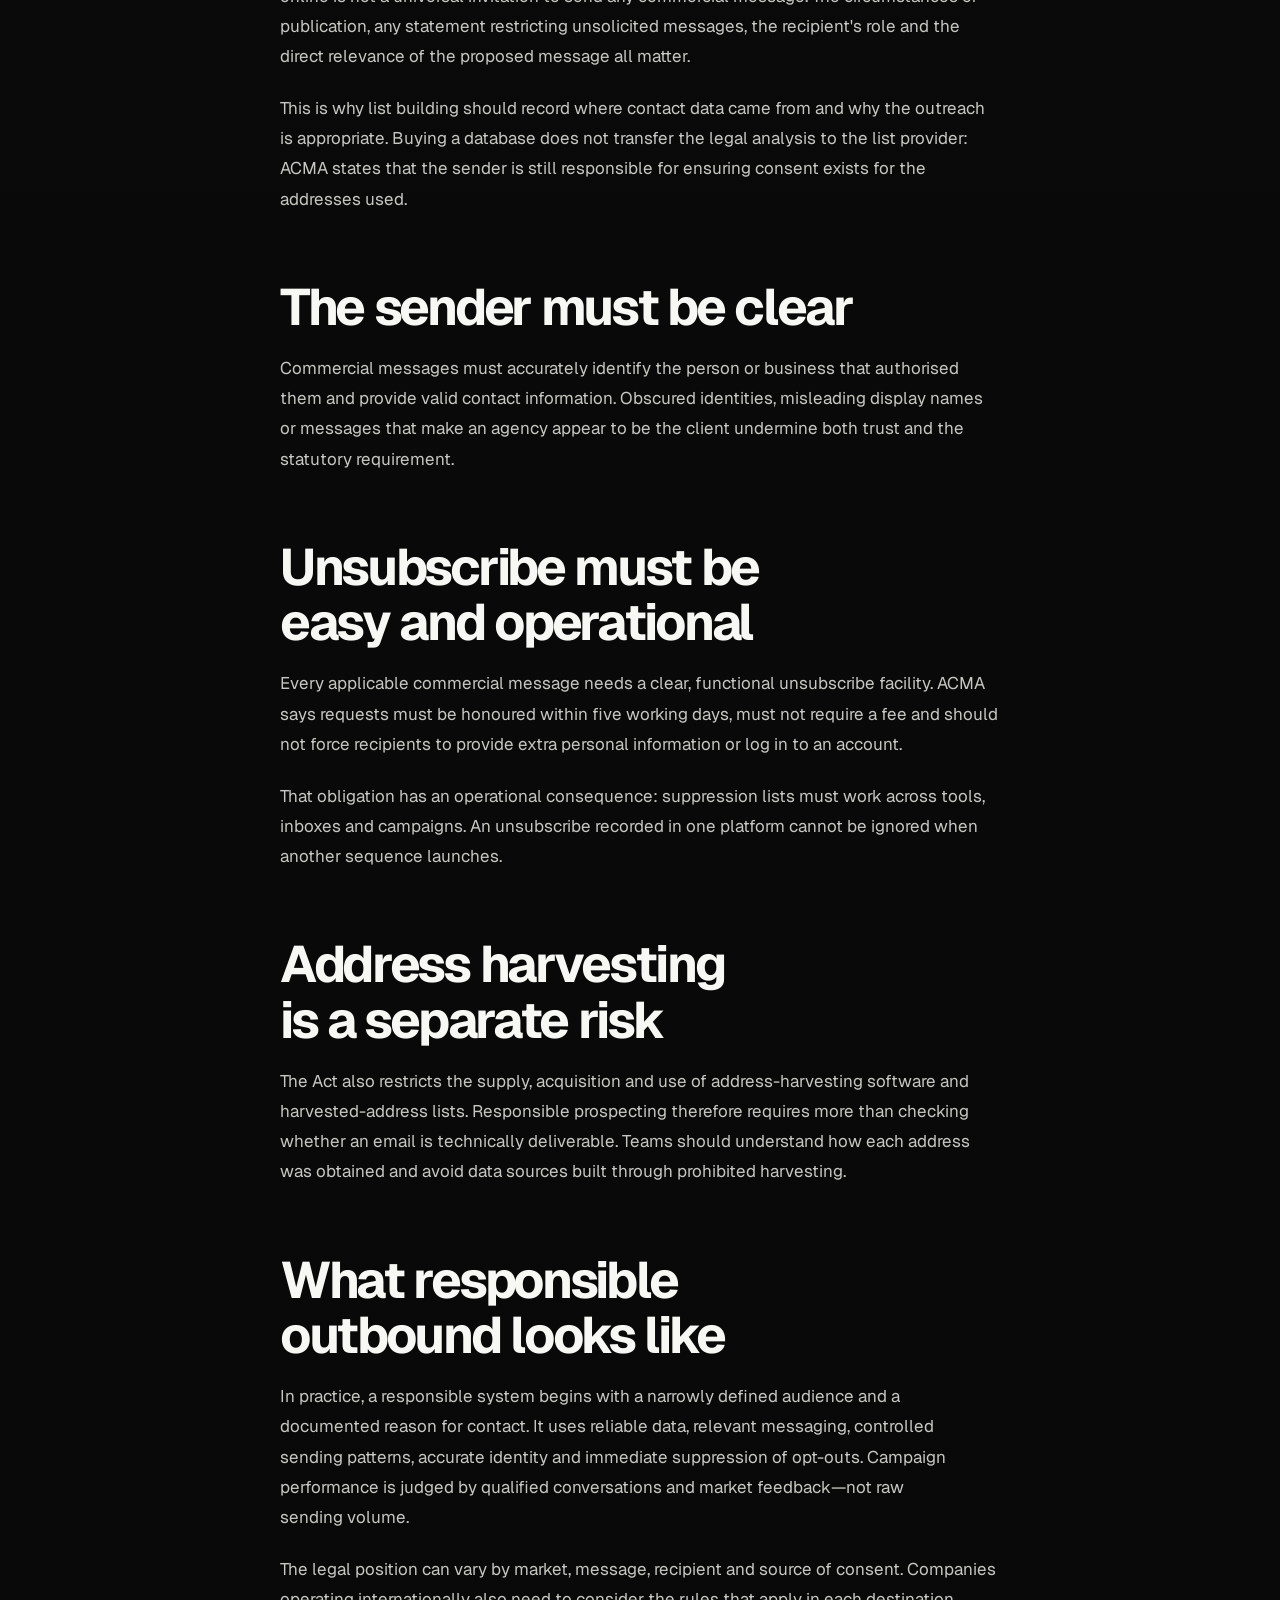
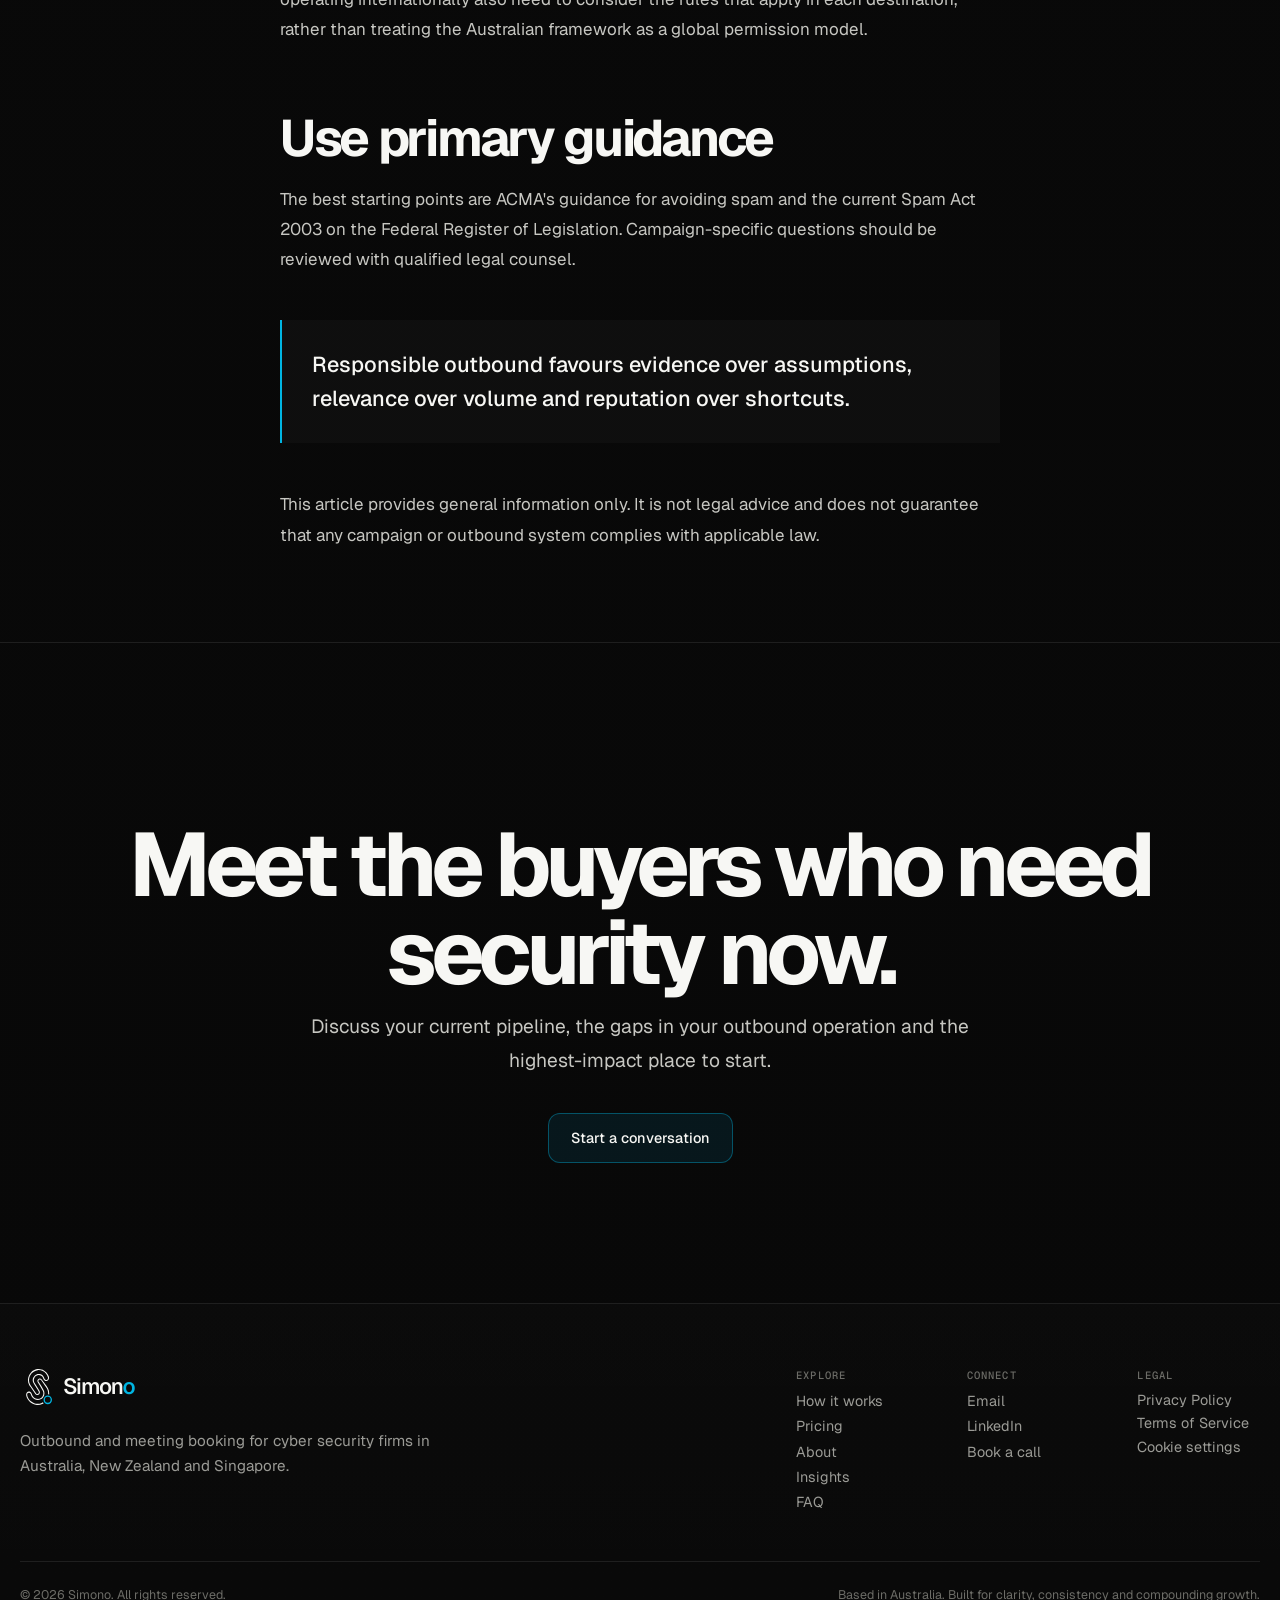
<file: insights/responsible-b2b-outbound-australia/index.html>
<!DOCTYPE html>

<html lang="en">
<head>
<meta charset="utf-8"/>
<meta content="width=device-width,initial-scale=1" name="viewport"/>
<title>Responsible B2B Outbound in Australia: The Spam Act | Simono</title>
    <!-- Simono favicon pack -->
    <link rel="icon" href="/favicon.ico" sizes="any">
    <link rel="icon" type="image/svg+xml" href="/favicon.svg">
    <link rel="icon" type="image/png" sizes="48x48" href="/favicon-48x48.png">
    <link rel="icon" type="image/png" sizes="96x96" href="/favicon-96x96.png">
    <link rel="apple-touch-icon" sizes="180x180" href="/apple-touch-icon.png">
    <link rel="manifest" href="/site.webmanifest">
    <meta name="theme-color" content="#090909">

<meta content="A practical overview of what Australia's Spam Act means for responsible B2B outbound, including consent, sender identification and unsubscribe requirements." name="description"/>
<link href="https://www.simono.io/insights/responsible-b2b-outbound-australia/" rel="canonical"/>
<meta content="article" property="og:type"/>
<meta content="Simono" property="og:site_name"/>
<meta content="Responsible B2B Outbound in Australia — Simono" property="og:title"/>
<meta content="What the Spam Act means in practice for consent, sender identification, unsubscribe handling and responsible outbound systems." property="og:description"/>
<meta content="https://www.simono.io/insights/responsible-b2b-outbound-australia/" property="og:url"/>
<meta content="https://www.simono.io/assets/simono-og.png" property="og:image"/>
<meta content="summary_large_image" name="twitter:card"/>
<meta content="Responsible B2B Outbound in Australia | Simono" name="twitter:title"/>
<meta content="A practical overview of the Spam Act for responsible B2B outbound." name="twitter:description"/>
<meta content="https://www.simono.io/assets/simono-og.png" name="twitter:image"/>
<link href="https://fonts.googleapis.com/css2?family=Geist:wght@400;500;600&amp;family=Geist+Mono:wght@400;500&amp;display=swap" rel="stylesheet"/><noscript><link href="https://fonts.googleapis.com/css2?family=Geist:wght@400;500;600&amp;family=Geist+Mono:wght@400;500&amp;display=swap" rel="stylesheet"/></noscript><link href="https://fonts.googleapis.com/css2?family=Geist:wght@400;500;600&amp;family=Geist+Mono:wght@400;500&amp;display=swap" media="print" onload="this.media = 'all'" rel="stylesheet"/><link as="style" href="https://fonts.googleapis.com/css2?family=Geist:wght@400;500;600&amp;family=Geist+Mono:wght@400;500&amp;display=swap" rel="preload"/><link crossorigin="" href="https://fonts.gstatic.com" rel="preconnect"/><link href="https://fonts.googleapis.com" rel="preconnect"/><style>
      :root {
        --bg: #090909;
        --surface: #111;
        --text: #f7f7f4;
        --muted: #9b9b96;
        --muted2: #6c6c67;
        --accent: #00b5e2;
        --line: rgba(255, 255, 255, 0.09);
        --max: 1160px;
        --ease: cubic-bezier(0.22, 0.61, 0.36, 1);
      }
      * {
        box-sizing: border-box;
        margin: 0;
        padding: 0;
      }
      html {
        scroll-behavior: smooth;
        background: var(--bg);
      }
      body {
        color: var(--text);
        background:
          radial-gradient(
            circle at 50% -10%,
            rgba(0, 181, 226, 0.09),
            transparent 28%
          ),
          #090909;
        font-family: Geist, Arial, sans-serif;
        -webkit-font-smoothing: antialiased;
      }
      a {
        color: inherit;
        text-decoration: none;
      }
      .container {
        width: min(var(--max), calc(100% - 48px));
        margin: auto;
      }
      .nav {
        position: sticky;
        top: 0;
        z-index: 10;
        border-bottom: 1px solid var(--line);
        background: rgba(9, 9, 9, 0.86);
        backdrop-filter: blur(18px);
      }
      .navin {
        height: 72px;
        display: flex;
        align-items: center;
        justify-content: space-between;
      }
      .brand {
        display: inline-flex;
        align-items: center;
        gap: 8px;
        font-size: 21px;
        font-weight: 500;
        letter-spacing: -0.045em;
      }
      .brand img {
        width: auto;
        height: 24px;
        object-fit: contain;
      }
      .brand b {
        color: var(--accent);
        font-weight: 500;
      }
      .back {
        color: var(--muted);
        font-size: 0.9rem;
      }
      .back:hover {
        color: var(--text);
      }
      .eyebrow {
        color: var(--accent);
        font: 500 0.68rem "Geist Mono";
        letter-spacing: 0.12em;
        text-transform: uppercase;
      }
      .hero {
        padding: 112px 0 82px;
        border-bottom: 1px solid var(--line);
      }
      h1 {
        max-width: 950px;
        margin-top: 24px;
        font-size: clamp(3.6rem, 7vw, 7.2rem);
        line-height: 0.94;
        letter-spacing: -0.065em;
      }
      .lead {
        max-width: 760px;
        margin-top: 30px;
        color: var(--muted);
        font-size: 1.12rem;
        line-height: 1.72;
      }
      .meta {
        display: flex;
        gap: 12px;
        flex-wrap: wrap;
        margin-top: 28px;
        color: var(--muted2);
        font: 500 0.7rem "Geist Mono";
        letter-spacing: 0.06em;
        text-transform: uppercase;
      }
      .grid {
        display: grid;
        grid-template-columns: repeat(2, 1fr);
        gap: 22px;
        padding: 76px 0 120px;
      }
      .card {
        display: flex;
        flex-direction: column;
        min-height: 330px;
        padding: 34px;
        border: 1px solid var(--line);
        border-radius: 22px;
        background: linear-gradient(
          180deg,
          rgba(255, 255, 255, 0.025),
          rgba(255, 255, 255, 0.006)
        );
        transition: 0.25s var(--ease);
      }
      .card:hover {
        transform: translateY(-4px);
        border-color: rgba(0, 181, 226, 0.35);
      }
      .card.featured {
        grid-column: 1/-1;
        min-height: 440px;
        background:
          radial-gradient(
            circle at 90% 10%,
            rgba(0, 181, 226, 0.11),
            transparent 30%
          ),
          linear-gradient(
            180deg,
            rgba(255, 255, 255, 0.025),
            rgba(255, 255, 255, 0.006)
          );
      }
      .card h2 {
        margin-top: 28px;
        max-width: 780px;
        font-size: clamp(2rem, 4vw, 4.2rem);
        line-height: 1.02;
        letter-spacing: -0.05em;
        font-weight: 500;
      }
      .card:not(.featured) h2 {
        font-size: 2rem;
      }
      .card p {
        margin-top: 18px;
        max-width: 680px;
        color: var(--muted);
        line-height: 1.7;
      }
      .read {
        margin-top: auto;
        padding-top: 38px;
        color: var(--accent);
      }
      .article {
        width: min(780px, calc(100% - 48px));
        margin: 0 auto;
        padding: 82px 0 120px;
      }
      .article h2 {
        margin: 62px 0 18px;
        font-size: clamp(2rem, 4vw, 3.2rem);
        letter-spacing: -0.045em;
        line-height: 1.08;
      }
      .article h3 {
        margin: 36px 0 14px;
        font-size: 1.35rem;
      }
      .article p {
        margin: 0 0 22px;
        color: #c7c7c2;
        font-size: 1.06rem;
        line-height: 1.85;
      }
      .article strong {
        color: var(--text);
        font-weight: 500;
      }
      .pull {
        margin: 46px 0;
        padding: 28px 30px;
        border-left: 2px solid var(--accent);
        background: rgba(255, 255, 255, 0.025);
        font-size: 1.35rem;
        line-height: 1.55;
      }
      .cta {
        width: 100vw;
        margin-top: 92px;
        margin-bottom: calc(-1 * var(--section-space));
        margin-left: calc(50% - 50vw);
        padding: clamp(96px, 11vw, 140px) max(24px, calc((100vw - 1240px) / 2));
        border: 0;
        border-top: 1px solid var(--line);
        border-radius: 0;
        background: transparent;
        text-align: center;
      }
      .cta h3 {
        max-width: 1100px;
        margin: 0 auto 24px;
        font-size: clamp(3.2rem, 7vw, 6.8rem);
        line-height: 0.98;
        letter-spacing: -0.06em;
      }
      .cta p {
        max-width: 720px;
        margin: 0 auto 34px;
        font-size: clamp(1.05rem, 1.5vw, 1.2rem);
        line-height: 1.7;
      }
      .button {
        display: inline-flex;
        min-height: 48px;
        align-items: center;
        padding: 0 20px;
        border: 1px solid rgba(0, 181, 226, 0.42);
        border-radius: 12px;
        background: rgba(0, 181, 226, 0.1);
      }
      footer {
        padding: 30px 0;
        border-top: 1px solid var(--line);
        color: var(--muted2);
        font-size: 0.8rem;
      }
      .foot {
        display: flex;
        justify-content: space-between;
        gap: 20px;
      }
      @media (max-width: 720px) {
        .container,
        .article {
          width: calc(100% - 28px);
        }
        .hero {
          padding: 80px 0 58px;
        }
        .grid {
          grid-template-columns: 1fr;
          padding-top: 52px;
        }
        .card.featured {
          grid-column: auto;
        }
        .foot {
          flex-direction: column;
        }
      }

      /* Footer connect links tightened */
      .footer-v4-links > div:last-child {
        align-content: start !important;
        gap: 6px !important;
      }
      .footer-v4-links > div:last-child a {
        line-height: 1.2 !important;
        margin: 0 !important;
        padding: 0 !important;
      }
    
.footer-v4-links button[data-cookie-settings]{display:block;-webkit-appearance:none;appearance:none;background:none;border:0;padding:0;margin:0;color:#9b9b96;font-family:"Geist",sans-serif;font-size:.9rem;font-weight:400;line-height:1.35;letter-spacing:normal;text-align:left;text-decoration:none;cursor:pointer;transition:color .2s ease}.footer-v4-links button[data-cookie-settings]:hover{color:#f7f7f4}.footer-v4-links{grid-template-columns:repeat(3,minmax(120px,1fr))!important}@media(max-width:760px){.footer-v4-links{grid-template-columns:1fr 1fr!important}.footer-v4-links>div:last-child{grid-column:1/-1}}
</style>
<script type="application/ld+json">
      {
        "@context": "https://schema.org",
        "@type": "Article",
        "headline": "Responsible B2B Outbound in Australia: What the Spam Act Means in Practice",
        "description": "A practical overview of consent, sender identification and unsubscribe requirements for responsible B2B outbound in Australia.",
        "author": { "@type": "Person", "name": "Simon Lecat", "url": "https://www.simono.io/#founder", "sameAs": "https://www.linkedin.com/in/simon-lecat/" },
        "publisher": {
          "@type": "Organization",
          "name": "Simono",
          "logo": {
            "@type": "ImageObject",
            "url": "https://www.simono.io/assets/simono-logo.svg"
          }
        },
        "mainEntityOfPage": "https://www.simono.io/insights/responsible-b2b-outbound-australia/",
        "datePublished": "2026-07-19",
        "dateModified": "2026-08-12"
      }
    </script>
<style>
      /* Shared production footer */
      .footer,
      .site-footer {
        padding: 0 !important;
        border-top: 1px solid rgba(255, 255, 255, 0.09) !important;
        background: linear-gradient(
          180deg,
          rgba(255, 255, 255, 0.012),
          rgba(255, 255, 255, 0.004)
        ) !important;
      }
      .footer-v4 {
        padding: 64px 0 28px !important;
      }
      .footer-v4-main {
        display: grid !important;
        grid-template-columns: 1.2fr 0.8fr !important;
        gap: 80px !important;
        align-items: start !important;
        padding-bottom: 48px !important;
      }
      .footer-v4-brand p {
        max-width: 420px !important;
        margin-top: 18px !important;
        color: #9b9b96 !important;
        font-size: 0.95rem !important;
        line-height: 1.65 !important;
      }
      .footer-v4-links {
        display: grid !important;
        grid-template-columns: repeat(2, max-content) !important;
        justify-content: end !important;
        gap: 48px !important;
      }
      .footer-v4-links div {
        display: grid !important;
        gap: 6px !important;
      }
      .footer-v4-links span {
        margin-bottom: 4px !important;
        color: #6c6c67 !important;
        font:
          500 0.66rem "Geist Mono",
          monospace !important;
        letter-spacing: 0.11em !important;
        text-transform: uppercase !important;
      }
      .footer-v4-links a {
        color: #9b9b96 !important;
        font-size: 0.9rem !important;
        line-height: 1.35 !important;
        text-decoration: none !important;
        transition: 0.2s ease !important;
      }
      .footer-v4-links a:hover {
        color: #f7f7f4 !important;
      }
      .footer-v4-bottom {
        display: flex !important;
        justify-content: space-between !important;
        gap: 24px !important;
        padding-top: 24px !important;
        border-top: 1px solid rgba(255, 255, 255, 0.09) !important;
        color: #6c6c67 !important;
        font-size: 0.78rem !important;
      }
      .footer-v4 .brand {
        display: inline-flex !important;
        align-items: center !important;
        gap: 7px !important;
        text-decoration: none !important;
      }
      .footer-v4 .simono-v3-wordmark {
        font-family:
          "Geist",
          Inter,
          -apple-system,
          BlinkMacSystemFont,
          "Segoe UI",
          sans-serif !important;
        font-size: 19px !important;
        font-weight: 500 !important;
        letter-spacing: -0.045em !important;
        color: #f7f7f4 !important;
      }
      .footer-v4 .simono-v3-o {
        color: #00b5e2 !important;
      }
      @media (max-width: 760px) {
        .footer-v4-main {
          grid-template-columns: 1fr !important;
          gap: 42px !important;
        }
        .footer-v4-links {
          justify-content: start !important;
          gap: 28px !important;
        }
        .footer-v4-bottom {
          flex-direction: column !important;
        }
      }

      body {
        font-family:
          "Geist",
          Inter,
          -apple-system,
          BlinkMacSystemFont,
          "Segoe UI",
          sans-serif !important;
      }

      /* Simono brand lockup — final proportions */
      .nav .brand,
      .footer-v4 .brand,
      .footer .brand {
        gap: 4px !important;
        display: inline-flex !important;
        align-items: center !important;
      }
      .simono-v3-mark {
        width: 52px !important;
        height: 52px !important;
        object-fit: contain !important;
        flex: 0 0 52px !important;
        filter: none !important;
        margin: 0 !important;
      }
      .simono-v3-wordmark {
        font-size: 22px !important;
        font-weight: 560 !important;
        line-height: 1 !important;
        letter-spacing: -0.052em !important;
        color: #f7f7f4 !important;
        transform: translateY(-0.5px);
      }
      .simono-v3-o {
        color: #00b5e2 !important;
      }
      .footer-v4 .simono-v3-mark,
      .footer .simono-v3-mark {
        width: 45px !important;
        height: 45px !important;
        flex-basis: 45px !important;
      }
      .footer-v4 .simono-v3-wordmark,
      .footer .simono-v3-wordmark {
        font-size: 20px !important;
      }
      @media (max-width: 1050px) {
        .simono-v3-mark {
          width: 47px !important;
          height: 47px !important;
          flex-basis: 47px !important;
        }
        .simono-v3-wordmark {
          font-size: 21px !important;
        }
      }
      @media (max-width: 720px) {
        .nav .brand,
        .footer-v4 .brand,
        .footer .brand {
          gap: 3px !important;
        }
        .simono-v3-mark {
          width: 43px !important;
          height: 43px !important;
          flex-basis: 43px !important;
        }
        .simono-v3-wordmark {
          font-size: 19px !important;
        }
        .footer-v4 .simono-v3-mark,
        .footer .simono-v3-mark {
          width: 39px !important;
          height: 39px !important;
          flex-basis: 39px !important;
        }
        .footer-v4 .simono-v3-wordmark,
        .footer .simono-v3-wordmark {
          font-size: 18px !important;
        }
      }

      /* Simono brand lockup — optically cropped and identical in nav/footer */
      .nav .brand,
      .footer-v4 .brand,
      .footer .brand {
        display: inline-flex !important;
        align-items: center !important;
        justify-content: flex-start !important;
        gap: 5px !important;
        width: max-content !important;
      }
      .simono-v3-mark,
      .footer-v4 .simono-v3-mark,
      .footer .simono-v3-mark {
        width: 38px !important;
        height: 38px !important;
        flex: 0 0 38px !important;
        object-fit: contain !important;
        margin: 0 !important;
      }
      .simono-v3-wordmark,
      .footer-v4 .simono-v3-wordmark,
      .footer .simono-v3-wordmark {
        font-size: 22px !important;
        font-weight: 560 !important;
        line-height: 1 !important;
        letter-spacing: -0.052em !important;
        transform: translateY(-0.5px) !important;
      }
      .footer-v4-brand p {
        margin-left: 0 !important;
        padding-left: 0 !important;
      }
      @media (max-width: 1050px) {
        .simono-v3-mark,
        .footer-v4 .simono-v3-mark,
        .footer .simono-v3-mark {
          width: 33px !important;
          height: 33px !important;
          flex-basis: 33px !important;
        }
        .simono-v3-wordmark,
        .footer-v4 .simono-v3-wordmark,
        .footer .simono-v3-wordmark {
          font-size: 21px !important;
        }
      }
      @media (max-width: 720px) {
        .nav .brand,
        .footer-v4 .brand,
        .footer .brand {
          gap: 4px !important;
        }
        .simono-v3-mark,
        .footer-v4 .simono-v3-mark,
        .footer .simono-v3-mark {
          width: 30px !important;
          height: 30px !important;
          flex-basis: 30px !important;
        }
        .simono-v3-wordmark,
        .footer-v4 .simono-v3-wordmark,
        .footer .simono-v3-wordmark {
          font-size: 19px !important;
        }
      }

      .footer-tagline {
        max-width: 300px;
        margin-top: 18px;
        color: rgba(244, 244, 242, 0.68);
        font-size: 0.875rem;
        line-height: 1.6;
      }
      @media (max-width: 700px) {
        .footer-tagline {
          max-width: 280px;
          font-size: 0.8125rem;
        }
      }
    </style>
<style>
/* v2.7 — exact Home brand/font/alignment overrides */
html, body { font-family: "Geist", Arial, sans-serif !important; }
.nav .container, .footer .container, .footer-v4 .container { width: min(100% - 40px, 1240px) !important; margin-inline: auto !important; }
.nav-inner { min-height: 72px !important; display: grid !important; grid-template-columns: 220px minmax(0, 1fr) 290px !important; align-items: center !important; gap: 24px !important; }
.nav .brand, .footer-v4 .brand, .footer .brand { display:inline-flex !important; align-items:center !important; justify-content:flex-start !important; gap:5px !important; width:max-content !important; min-width:0 !important; margin:0 !important; padding:0 !important; transform:none !important; text-decoration:none !important; white-space:nowrap !important; }
.simono-v3-mark, .footer-v4 .simono-v3-mark, .footer .simono-v3-mark { display:block !important; width:38px !important; height:38px !important; flex:0 0 38px !important; max-width:none !important; object-fit:contain !important; margin:0 !important; filter:none !important; }
.simono-v3-wordmark, .footer-v4 .simono-v3-wordmark, .footer .simono-v3-wordmark { display:inline !important; margin:0 !important; padding:0 !important; font-family:"Geist","Inter",-apple-system,BlinkMacSystemFont,"Segoe UI",sans-serif !important; font-size:22px !important; font-weight:560 !important; font-style:normal !important; line-height:1 !important; letter-spacing:-0.052em !important; color:#f7f7f4 !important; transform:translateY(-0.5px) !important; -webkit-font-smoothing:antialiased !important; -moz-osx-font-smoothing:grayscale !important; text-rendering:geometricPrecision !important; }
.simono-v3-o { display:inline !important; color:#00b5e2 !important; font:inherit !important; line-height:inherit !important; letter-spacing:inherit !important; vertical-align:baseline !important; }
.nav-links { justify-self:center !important; }
.nav-cta, .nav-inner > a.button { justify-self:end !important; }
.footer-v4-brand p { margin-left:0 !important; padding-left:0 !important; }
@media (max-width:1050px){ .nav-inner{display:flex !important; min-height:68px !important;} .simono-v3-mark,.footer-v4 .simono-v3-mark,.footer .simono-v3-mark{width:33px !important;height:33px !important;flex-basis:33px !important;} .simono-v3-wordmark,.footer-v4 .simono-v3-wordmark,.footer .simono-v3-wordmark{font-size:21px !important;} }
@media (max-width:720px){ .nav .container,.footer .container,.footer-v4 .container{width:min(100% - 28px,1240px) !important;} .nav-inner{min-height:64px !important;} .nav .brand,.footer-v4 .brand,.footer .brand{gap:4px !important;} .simono-v3-mark,.footer-v4 .simono-v3-mark,.footer .simono-v3-mark{width:30px !important;height:30px !important;flex-basis:30px !important;} .simono-v3-wordmark,.footer-v4 .simono-v3-wordmark,.footer .simono-v3-wordmark{font-size:19px !important;} }
</style><style id="exact-home-nav-footer-css">:root {
        --bg: #090909;
        --bg-2: #0d0d0d;
        --surface: #111;
        --surface-2: #151515;
        --text: #f7f7f4;
        --muted: #9b9b96;
        --muted-2: #6c6c67;
        --accent: #00b5e2;
        --accent-soft: rgba(0, 181, 226, 0.1);
        --line: rgba(255, 255, 255, 0.09);
        --line-strong: rgba(255, 255, 255, 0.15);
        --max: 1240px;
        --ease: cubic-bezier(0.22, 0.61, 0.36, 1);
      }* {
        box-sizing: border-box;
        margin: 0;
        padding: 0;
      }html {
        scroll-behavior: smooth;
        background: var(--bg);
      }body {
        min-height: 100%;
        overflow-x: hidden;
        color: var(--text);
        background:
          radial-gradient(
            circle at 50% -10%,
            rgba(0, 181, 226, 0.09),
            transparent 28%
          ),
          linear-gradient(180deg, #0a0a0a, #080808);
        font-family: "Geist", Arial, sans-serif;
        -webkit-font-smoothing: antialiased;
      }.container {
        width: min(var(--max), calc(100% - 48px));
        margin: auto;
      }.nav {
        position: fixed;
        inset: 0 0 auto;
        z-index: 100;
        transition: 0.3s ease;
      }.nav.scrolled {
        background: rgba(9, 9, 9, 0.78);
        backdrop-filter: blur(18px);
        border-bottom: 1px solid var(--line);
      }.nav-inner {
        height: 78px;
        display: flex;
        align-items: center;
        justify-content: space-between;
        gap: 28px;
      }.brand {
        display: flex;
        align-items: center;
        gap: 13px;
      }.brand img {
        width: 34px;
        height: 34px;
        object-fit: contain;
        filter: invert(1) hue-rotate(180deg);
      }.brand span {
        font-size: 1rem;
        font-weight: 500;
        letter-spacing: 0.13em;
      }.brand b {
        color: var(--accent);
        font-weight: 500;
      }.nav-links {
        display: flex;
        align-items: center;
        gap: 28px;
        color: var(--muted);
        font-size: 0.88rem;
      }.nav-links a:hover {
        color: var(--text);
      }.button {
        display: inline-flex;
        align-items: center;
        justify-content: center;
        gap: 10px;
        min-height: 50px;
        padding: 0 22px;
        border: 1px solid rgba(0, 181, 226, 0.38);
        border-radius: 12px;
        background: rgba(0, 181, 226, 0.09);
        color: var(--text);
        font-size: 0.9rem;
        font-weight: 500;
        cursor: pointer;
        transition:
          transform 0.25s var(--ease),
          background 0.25s,
          border-color 0.25s;
      }.button:hover {
        transform: translateY(-2px);
        background: rgba(0, 181, 226, 0.15);
        border-color: var(--accent);
      }.button.secondary {
        border-color: var(--line-strong);
        background: rgba(255, 255, 255, 0.025);
        color: var(--muted);
      }.button.secondary:hover {
        color: var(--text);
        background: rgba(255, 255, 255, 0.055);
      }.menu {
        display: none;
        width: 44px;
        height: 44px;
        border: 1px solid var(--line);
        border-radius: 11px;
        background: var(--surface);
        color: var(--text);
      }.offer-card > .button:first-of-type {
        margin-top: auto;
      }.footer {
        padding: 32px 0;
        border-top: 1px solid var(--line);
      }.footer-inner {
        display: grid;
        grid-template-columns: 1fr auto 1fr;
        align-items: center;
        gap: 20px;
      }.footer-center {
        color: var(--muted-2);
        font-size: 0.8rem;
      }.footer-links {
        justify-self: end;
        display: flex;
        gap: 20px;
        color: var(--muted);
        font-size: 0.82rem;
      }@media (max-width: 1050px) {.nav-links,
        .nav .button {
          display: none;
        }.menu {
          display: grid;
          place-items: center;
        }}@media (max-width: 760px) {.container {
          width: min(var(--max), calc(100% - 28px));
        }.footer-inner {
          grid-template-columns: 1fr;
          justify-items: start;
        }.footer-links {
          justify-self: start;
        }}@media (prefers-reduced-motion: reduce) {* {
          scroll-behavior: auto !important;
          animation: none !important;
          transition: none !important;
        }}:root {
        --accent: #00b5e2 !important;
        --accent-soft: rgba(0, 181, 226, 0.1) !important;
      }.nav {
        padding: 0 !important;
        background: rgba(9, 9, 9, 0.84) !important;
        border-bottom: 1px solid rgba(255, 255, 255, 0.07) !important;
        backdrop-filter: blur(16px) saturate(125%) !important;
        -webkit-backdrop-filter: blur(16px) saturate(125%) !important;
      }.nav.scrolled {
        background: rgba(9, 9, 9, 0.94) !important;
      }.nav .container {
        width: min(1240px, calc(100% - 48px)) !important;
        padding: 0 !important;
      }.nav-inner {
        min-height: 72px !important;
        display: grid !important;
        grid-template-columns: 220px minmax(0, 1fr) 220px !important;
        align-items: center !important;
        gap: 24px !important;
      }.nav .brand,
      .footer .brand {
        display: inline-flex !important;
        align-items: center !important;
        justify-content: flex-start !important;
        width: max-content !important;
        min-width: 0 !important;
        margin: 0 !important;
        padding: 0 !important;
        gap: 8px !important;
        transform: none !important;
        text-decoration: none !important;
        white-space: nowrap !important;
      }.simono-v3-mark {
        display: block !important;
        width: auto !important;
        height: 32px !important;
        max-width: none !important;
        flex: 0 0 auto !important;
        object-fit: contain !important;
        filter: none !important;
      }.simono-v3-wordmark {
        display: inline !important;
        margin: 0 !important;
        padding: 0 !important;
        font-family:
          "Geist",
          "Inter",
          -apple-system,
          BlinkMacSystemFont,
          "Segoe UI",
          sans-serif !important;
        font-size: 21px !important;
        font-weight: 500 !important;
        font-style: normal !important;
        line-height: 1 !important;
        letter-spacing: -0.045em !important;
        color: #f7f7f4 !important;
        font-kerning: normal !important;
        font-variant-ligatures: common-ligatures !important;
        -webkit-font-smoothing: antialiased !important;
        -moz-osx-font-smoothing: grayscale !important;
        text-rendering: geometricPrecision !important;
      }.simono-v3-o {
        display: inline !important;
        color: #00b5e2 !important;
        font: inherit !important;
        line-height: inherit !important;
        letter-spacing: inherit !important;
        vertical-align: baseline !important;
      }.nav-links {
        justify-self: center !important;
      }.nav-cta {
        justify-self: end !important;
      }.footer .simono-v3-mark {
        height: 28px !important;
      }.footer .simono-v3-wordmark {
        font-size: 19px !important;
      }.footer .brand {
        gap: 7px !important;
      }@media (max-width: 1050px) {.nav-inner {
          display: flex !important;
          min-height: 68px !important;
        }.simono-v3-mark {
          height: 29px !important;
        }.simono-v3-wordmark {
          font-size: 20px !important;
        }}@media (max-width: 720px) {.nav .container {
          width: min(100% - 28px, 1240px) !important;
        }.nav-inner {
          min-height: 64px !important;
        }.simono-v3-mark {
          height: 27px !important;
        }.simono-v3-wordmark {
          font-size: 18px !important;
        }.footer .simono-v3-mark {
          height: 25px !important;
        }.footer .simono-v3-wordmark {
          font-size: 17px !important;
        }}.nav-inner {
        grid-template-columns: 220px minmax(0, 1fr) 290px !important;
      }.nav-inner > a.button {
        width: 270px !important;
        min-width: 270px !important;
        max-width: 270px !important;
        height: 46px !important;
        min-height: 46px !important;
        padding: 0 18px !important;
        border-radius: 16px !important;
        display: inline-flex !important;
        align-items: center !important;
        justify-content: center !important;
        justify-self: end !important;
        flex: 0 0 270px !important;
        white-space: nowrap !important;
        word-break: normal !important;
        overflow-wrap: normal !important;
        flex-wrap: nowrap !important;
        font-size: 14px !important;
        line-height: 1 !important;
        text-align: center !important;
      }@media (max-width: 1050px) {.nav-inner > a.button {
          width: 250px !important;
          min-width: 250px !important;
          max-width: 250px !important;
          flex-basis: 250px !important;
          font-size: 13px !important;
        }}.nav {
        display: flex !important;
        justify-content: center !important;
      }.nav .container {
        max-width: 1240px !important;
        width: min(1240px, calc(100% - 64px)) !important;
        margin: 0 auto !important;
        padding: 0 12px !important;
      }.nav-inner {
        grid-template-columns: 220px 1fr 270px !important;
        align-items: center !important;
      }.nav-links {
        display: flex !important;
        justify-content: center !important;
        gap: 32px !important;
      }@media (max-width: 1050px) {.nav .container {
          width: min(100% - 32px, 1240px) !important;
        }}.footer {
        padding: 0;
        border-top: 1px solid var(--line);
        background: linear-gradient(
          180deg,
          rgba(255, 255, 255, 0.012),
          rgba(255, 255, 255, 0.004)
        );
      }.footer-v4 {
        padding: 64px 0 28px;
      }.footer-v4-main {
        display: grid;
        grid-template-columns: minmax(0, 1fr) auto;
        gap: 40px;
        align-items: start;
        padding-bottom: 48px;
      }.footer-v4-brand p {
        max-width: 420px;
        margin-top: 18px;
        color: var(--muted);
        font-size: 0.95rem;
        line-height: 1.65;
      }.footer-v4-links {
        display: grid;
        grid-template-columns: repeat(2, max-content);
        gap: 28px;
        align-items: start;
      }.footer-v4-links div {
        display: grid;
        gap: 6px;
      }.footer-v4-links span {
        margin-bottom: 4px;
        color: var(--muted-2);
        font: 500 0.66rem "Geist Mono";
        letter-spacing: 0.11em;
        text-transform: uppercase;
      }.footer-v4-links a {
        color: var(--muted);
        font-size: 0.9rem;
        transition: 0.2s ease;
      }.footer-v4-links a:hover {
        color: var(--text);
      }.footer-v4-bottom {
        display: flex;
        justify-content: space-between;
        gap: 24px;
        padding-top: 24px;
        border-top: 1px solid var(--line);
        color: var(--muted-2);
        font-size: 0.78rem;
      }@media (max-width: 760px) {.footer-v4-main {
          grid-template-columns: 1fr;
          gap: 42px;
        }.footer-v4-links {
          grid-template-columns: repeat(2, max-content);
          gap: 28px;
        }.footer-v4-bottom {
          flex-direction: column;
        }}@media (max-width: 1050px) {.nav .container {
          width: min(100% - 32px, 1240px) !important;
          padding: 0 !important;
        }.nav-inner {
          position: relative !important;
          display: flex !important;
          justify-content: space-between !important;
          align-items: center !important;
          width: 100% !important;
          min-height: 68px !important;
          gap: 16px !important;
        }.nav-inner > a.button {
          display: none !important;
        }.menu {
          display: grid !important;
          place-items: center !important;
          flex: 0 0 44px !important;
          margin-left: auto !important;
          cursor: pointer !important;
        }.nav-links {
          position: absolute !important;
          top: calc(100% + 10px) !important;
          left: 0 !important;
          right: 0 !important;
          z-index: 120 !important;
          display: grid !important;
          gap: 0 !important;
          padding: 10px !important;
          border: 1px solid var(--line-strong) !important;
          border-radius: 16px !important;
          background: rgba(12, 12, 12, 0.98) !important;
          box-shadow: 0 24px 60px rgba(0, 0, 0, 0.45) !important;
          backdrop-filter: blur(18px) !important;
          -webkit-backdrop-filter: blur(18px) !important;
          opacity: 0 !important;
          visibility: hidden !important;
          transform: translateY(-8px) !important;
          pointer-events: none !important;
          transition:
            opacity 0.2s ease,
            transform 0.2s ease,
            visibility 0.2s ease !important;
        }.nav-links.is-open {
          opacity: 1 !important;
          visibility: visible !important;
          transform: none !important;
          pointer-events: auto !important;
        }.nav-links a {
          display: flex !important;
          align-items: center !important;
          min-height: 48px !important;
          padding: 0 14px !important;
          border-radius: 10px !important;
          color: var(--muted) !important;
        }.nav-links a:hover,
        .nav-links a:focus-visible {
          color: var(--text) !important;
          background: rgba(255, 255, 255, 0.05) !important;
        }}@media (max-width: 760px) {.nav .container {
          width: min(100% - 28px, 1240px) !important;
        }.nav-inner {
          min-height: 64px !important;
        }.button {
          width: 100% !important;
        }.offer-card .button {
          display: flex !important;
        }}.footer-v4-links > div:last-child {
        align-content: start !important;
        gap: 6px !important;
      }.footer-v4-links > div:last-child a {
        line-height: 1.2 !important;
        margin: 0 !important;
        padding: 0 !important;
      }.footer-v4-links button[data-cookie-settings]{display:block;-webkit-appearance:none;appearance:none;background:none;border:0;padding:0;margin:0;color:#9b9b96;font-family:"Geist",sans-serif;font-size:.9rem;font-weight:400;line-height:1.35;letter-spacing:normal;text-align:left;text-decoration:none;cursor:pointer;transition:color .2s ease}.footer-v4-links button[data-cookie-settings]:hover{color:#f7f7f4}.footer-v4-links{grid-template-columns:repeat(3,minmax(120px,1fr))!important}@media(max-width:760px){.footer-v4-links{grid-template-columns:1fr 1fr!important}.footer-v4-links>div:last-child{grid-column:1/-1}}
.nav .brand,
  .footer-v4 .brand,
  .footer .brand {
    gap: 4px !important;
    display: inline-flex !important;
    align-items: center !important;
  }.simono-v3-mark {
    width: 52px !important;
    height: 52px !important;
    object-fit: contain !important;
    flex: 0 0 52px !important;
    filter: none !important;
    margin: 0 !important;
  }.simono-v3-wordmark {
    font-size: 22px !important;
    font-weight: 560 !important;
    line-height: 1 !important;
    letter-spacing: -0.052em !important;
    color: #f7f7f4 !important;
    transform: translateY(-0.5px);
  }.simono-v3-o {
    color: #00b5e2 !important;
  }.footer-v4 .simono-v3-mark,
  .footer .simono-v3-mark {
    width: 45px !important;
    height: 45px !important;
    flex-basis: 45px !important;
  }.footer-v4 .simono-v3-wordmark,
  .footer .simono-v3-wordmark {
    font-size: 20px !important;
  }@media (max-width: 1050px) {.simono-v3-mark {
      width: 33px !important;
      height: 33px !important;
      flex-basis: 33px !important;
    }.simono-v3-wordmark {
      font-size: 21px !important;
    }}@media (max-width: 720px) {.nav .brand,
    .footer-v4 .brand,
    .footer .brand {
      gap: 3px !important;
    }.simono-v3-mark {
      width: 30px !important;
      height: 30px !important;
      flex-basis: 30px !important;
    }.simono-v3-wordmark {
      font-size: 19px !important;
    }.footer-v4 .simono-v3-mark,
    .footer .simono-v3-mark {
      width: 27px !important;
      height: 27px !important;
      flex-basis: 27px !important;
    }.footer-v4 .simono-v3-wordmark,
    .footer .simono-v3-wordmark {
      font-size: 18px !important;
    }}.nav .brand,
  .footer-v4 .brand,
  .footer .brand {
    display: inline-flex !important;
    align-items: center !important;
    justify-content: flex-start !important;
    gap: 5px !important;
    width: max-content !important;
  }.simono-v3-mark,
  .footer-v4 .simono-v3-mark,
  .footer .simono-v3-mark {
    width: 38px !important;
    height: 38px !important;
    flex: 0 0 38px !important;
    object-fit: contain !important;
    margin: 0 !important;
  }.simono-v3-wordmark,
  .footer-v4 .simono-v3-wordmark,
  .footer .simono-v3-wordmark {
    font-size: 22px !important;
    font-weight: 560 !important;
    line-height: 1 !important;
    letter-spacing: -0.052em !important;
    transform: translateY(-0.5px) !important;
  }.footer-v4-brand p {
    margin-left: 0 !important;
    padding-left: 0 !important;
  }@media (max-width: 1050px) {.simono-v3-mark,
    .footer-v4 .simono-v3-mark,
    .footer .simono-v3-mark {
      width: 33px !important;
      height: 33px !important;
      flex-basis: 33px !important;
    }.simono-v3-wordmark,
    .footer-v4 .simono-v3-wordmark,
    .footer .simono-v3-wordmark {
      font-size: 21px !important;
    }}@media (max-width: 720px) {.nav .brand,
    .footer-v4 .brand,
    .footer .brand {
      gap: 4px !important;
    }.simono-v3-mark,
    .footer-v4 .simono-v3-mark,
    .footer .simono-v3-mark {
      width: 30px !important;
      height: 30px !important;
      flex-basis: 30px !important;
    }.simono-v3-wordmark,
    .footer-v4 .simono-v3-wordmark,
    .footer .simono-v3-wordmark {
      font-size: 19px !important;
    }}.footer-tagline {
    max-width: 300px;
    margin-top: 18px;
    color: rgba(244, 244, 242, 0.68);
    font-size: 0.875rem;
    line-height: 1.6;
  }@media (max-width: 700px) {.footer-tagline {
      max-width: 280px;
      font-size: 0.8125rem;
    }}</style><link rel="stylesheet" href="../../assets/readability.css" /><link rel="stylesheet" href="../../assets/nav-enhanced.css?v=1" /><script defer src="../../assets/nav-enhanced.js?v=3"></script></head>
<body>
<header class="nav" id="nav">
<div class="container nav-inner">
<a aria-label="Simono home" class="brand" href="/#top"><img alt="" aria-hidden="true" class="simono-v3-mark" decoding="async" height="74" src="../../assets/simono-mark.svg?v=8" width="54"/><span class="simono-v3-wordmark">Simon<span class="simono-v3-o">o</span></span></a>
<nav class="nav-links" id="primary-navigation">
<a href="/#method">How it works</a>
<a href="/#offer">Pricing</a>
<a href="/#why">About</a><a href="/insights/">Insights</a>
<a href="/#contact">Contact</a>
</nav>
<a class="button open-booking" data-booking-type="default" href="/#booking">Book a call</a>
<button aria-controls="primary-navigation" aria-expanded="false" aria-label="Open menu" class="menu">
          ☰
        </button>
</div>
</header>
<main>
<section class="hero">
<div class="container">
<span class="eyebrow">Simono Insights</span>
<h1>Responsible B2B Outbound in Australia</h1>
<p class="lead">
            What the Spam Act means in practice—and why responsible outbound
            starts well before the first message is sent.
          </p>
<div class="meta">
<span>Responsible outbound</span><span>8 min read</span><span>Simon Lecat</span><span>Updated 12 August 2026</span>
</div>
</div>
</section>
<article class="article">
<p>
          Australian B2B outbound is not outside the rules simply because the
          recipient is a company or the message is sent to a work address. The
          Spam Act 2003 applies to commercial electronic messages with an
          Australian link, including email and certain other electronic
          messages.
        </p>
<p>
          For outbound teams, that makes responsible execution more than a
          deliverability preference. Consent, sender identity, unsubscribe
          handling and data provenance need to be designed into the operating
          system.
        </p>
<div class="pull">
          Responsible outbound is not a claim attached after launch. It is a set
          of decisions made before data is sourced, audiences are selected and
          messages are sent.
        </div>
<h2>Three requirements at the centre of the Act</h2>
<p>
          The Australian Communications and Media Authority (ACMA) summarises the
          core obligations clearly: commercial messages require consent, must
          accurately identify the sender and must include a functional way to
          unsubscribe. A business that authorises another provider to send on
          its behalf remains identified in the message and retains responsibility
          for the campaign.
        </p>
<h2>Consent needs a real basis</h2>
<p>
          Consent may be express or, in limited circumstances, inferred. A work
          email being visible online is not a universal invitation to send any
          commercial message. The circumstances of publication, any statement
          restricting unsolicited messages, the recipient's role and the direct
          relevance of the proposed message all matter.
        </p>
<p>
          This is why list building should record where contact data came from
          and why the outreach is appropriate. Buying a database does not
          transfer the legal analysis to the list provider: ACMA states that the
          sender is still responsible for ensuring consent exists for the
          addresses used.
        </p>
<h2>The sender must be clear</h2>
<p>
          Commercial messages must accurately identify the person or business
          that authorised them and provide valid contact information. Obscured
          identities, misleading display names or messages that make an agency
          appear to be the client undermine both trust and the statutory
          requirement.
        </p>
<h2>Unsubscribe must be easy and operational</h2>
<p>
          Every applicable commercial message needs a clear, functional
          unsubscribe facility. ACMA says requests must be honoured within five
          working days, must not require a fee and should not force recipients
          to provide extra personal information or log in to an account.
        </p>
<p>
          That obligation has an operational consequence: suppression lists
          must work across tools, inboxes and campaigns. An unsubscribe recorded
          in one platform cannot be ignored when another sequence launches.
        </p>
<h2>Address harvesting is a separate risk</h2>
<p>
          The Act also restricts the supply, acquisition and use of
          address-harvesting software and harvested-address lists. Responsible
          prospecting therefore requires more than checking whether an email is
          technically deliverable. Teams should understand how each address was
          obtained and avoid data sources built through prohibited harvesting.
        </p>
<h2>What responsible outbound looks like</h2>
<p>
          In practice, a responsible system begins with a narrowly defined
          audience and a documented reason for contact. It uses reliable data,
          relevant messaging, controlled sending patterns, accurate identity and
          immediate suppression of opt-outs. Campaign performance is judged by
          qualified conversations and market feedback—not raw sending volume.
        </p>
<p>
          The legal position can vary by market, message, recipient and source
          of consent. Companies operating internationally also need to consider
          the rules that apply in each destination, rather than treating the
          Australian framework as a global permission model.
        </p>
<h2>Use primary guidance</h2>
<p>
          The best starting points are ACMA's <a href="https://www.acma.gov.au/avoid-sending-spam" rel="noopener noreferrer" target="_blank">guidance for avoiding spam</a>
          and the current <a href="https://www.legislation.gov.au/C2004A01214/latest/text" rel="noopener noreferrer" target="_blank">Spam Act 2003</a> on the Federal Register of Legislation.
          Campaign-specific questions should be reviewed with qualified legal
          counsel.
        </p>
<div class="pull">
<strong>Responsible outbound favours evidence over assumptions, relevance over
            volume and reputation over shortcuts.</strong>
</div>
<p>
          This article provides general information only. It is not legal advice
          and does not guarantee that any campaign or outbound system complies
          with applicable law.
        </p>
<div class="cta">
<h3>Meet the buyers who need security now.</h3>
<p>
            Discuss your current pipeline, the gaps in your outbound operation
            and the highest-impact place to start.
          </p>
<a class="button" href="/#contact">Start a conversation</a>
</div>
</article>
</main>
<footer class="footer">
<div class="container footer-v4">
<div class="footer-v4-main">
<div class="footer-v4-brand">
<a aria-label="Simono home" class="brand" href="/#top">
<img alt="" aria-hidden="true" class="simono-v3-mark" decoding="async" src="../../assets/simono-mark.svg?v=8"/><span class="simono-v3-wordmark">Simon<span class="simono-v3-o">o</span></span>
</a>
<p class="footer-tagline">
              Outbound and meeting booking for cyber security firms in Australia, New Zealand and Singapore.
            </p>
</div>
<div class="footer-v4-links">
<div>
<span>Explore</span>
<a href="/#method">How it works</a>
<a href="/#offer">Pricing</a>
<a href="/#why">About</a><a href="/insights/">Insights</a><a href="/faq/">FAQ</a>
</div>
<div>
<span>Connect</span>
<a href="mailto:simon@simono.io?subject=Outbound%20Inquiry">Email</a>
<a href="https://www.linkedin.com/in/simon-lecat/" rel="noopener noreferrer" target="_blank">LinkedIn</a>
<a class="open-booking" data-booking-type="default" href="/#booking">Book a call</a>
</div>
<div><span>Legal</span><a href="/privacy-policy">Privacy Policy</a><a href="/terms-of-service">Terms of Service</a><button data-cookie-settings="" type="button">Cookie settings</button></div></div>
</div>
<div class="footer-v4-bottom">
<span>© 2026 Simono. All rights reserved.</span>
<span>Based in Australia. Built for clarity, consistency and compounding
            growth.</span>
</div>
</div>
</footer>
<script defer="" src="../../assets/consent-manager.js?v=2"></script></body>
</html>
</file>
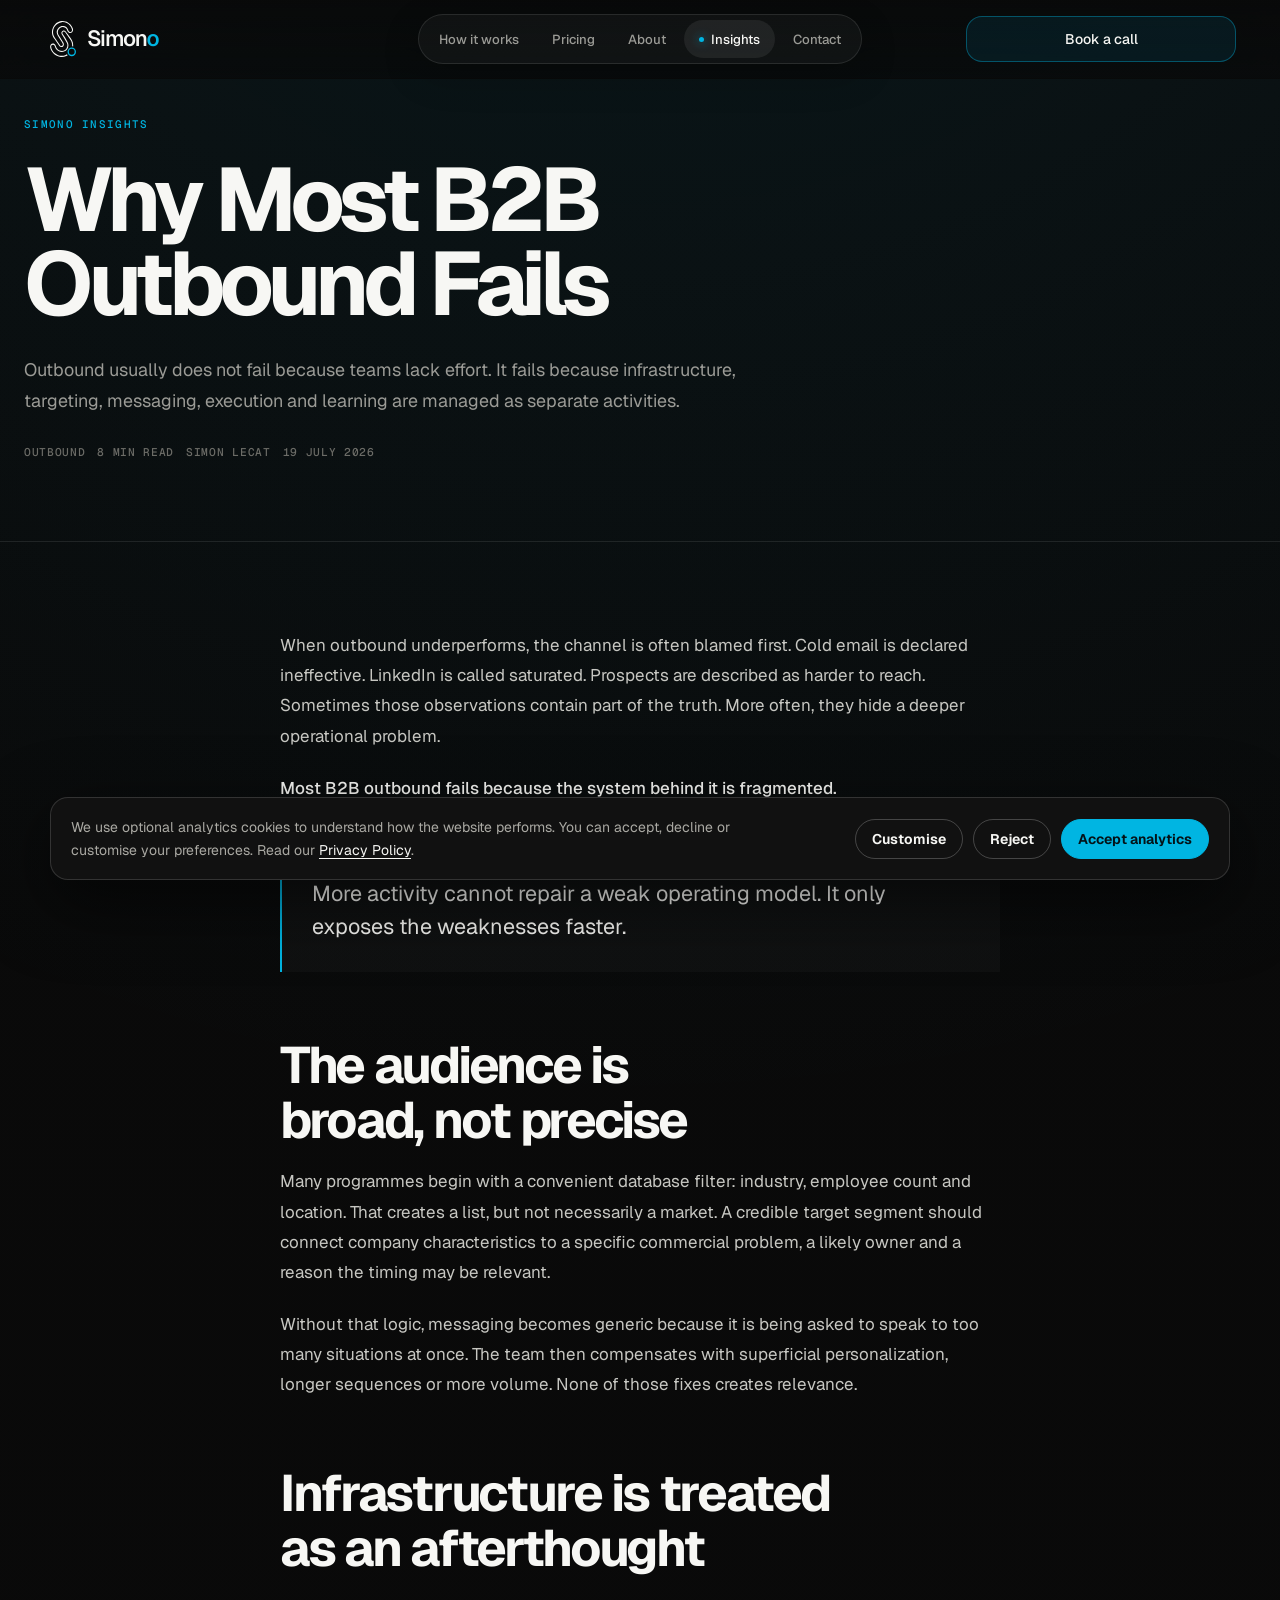
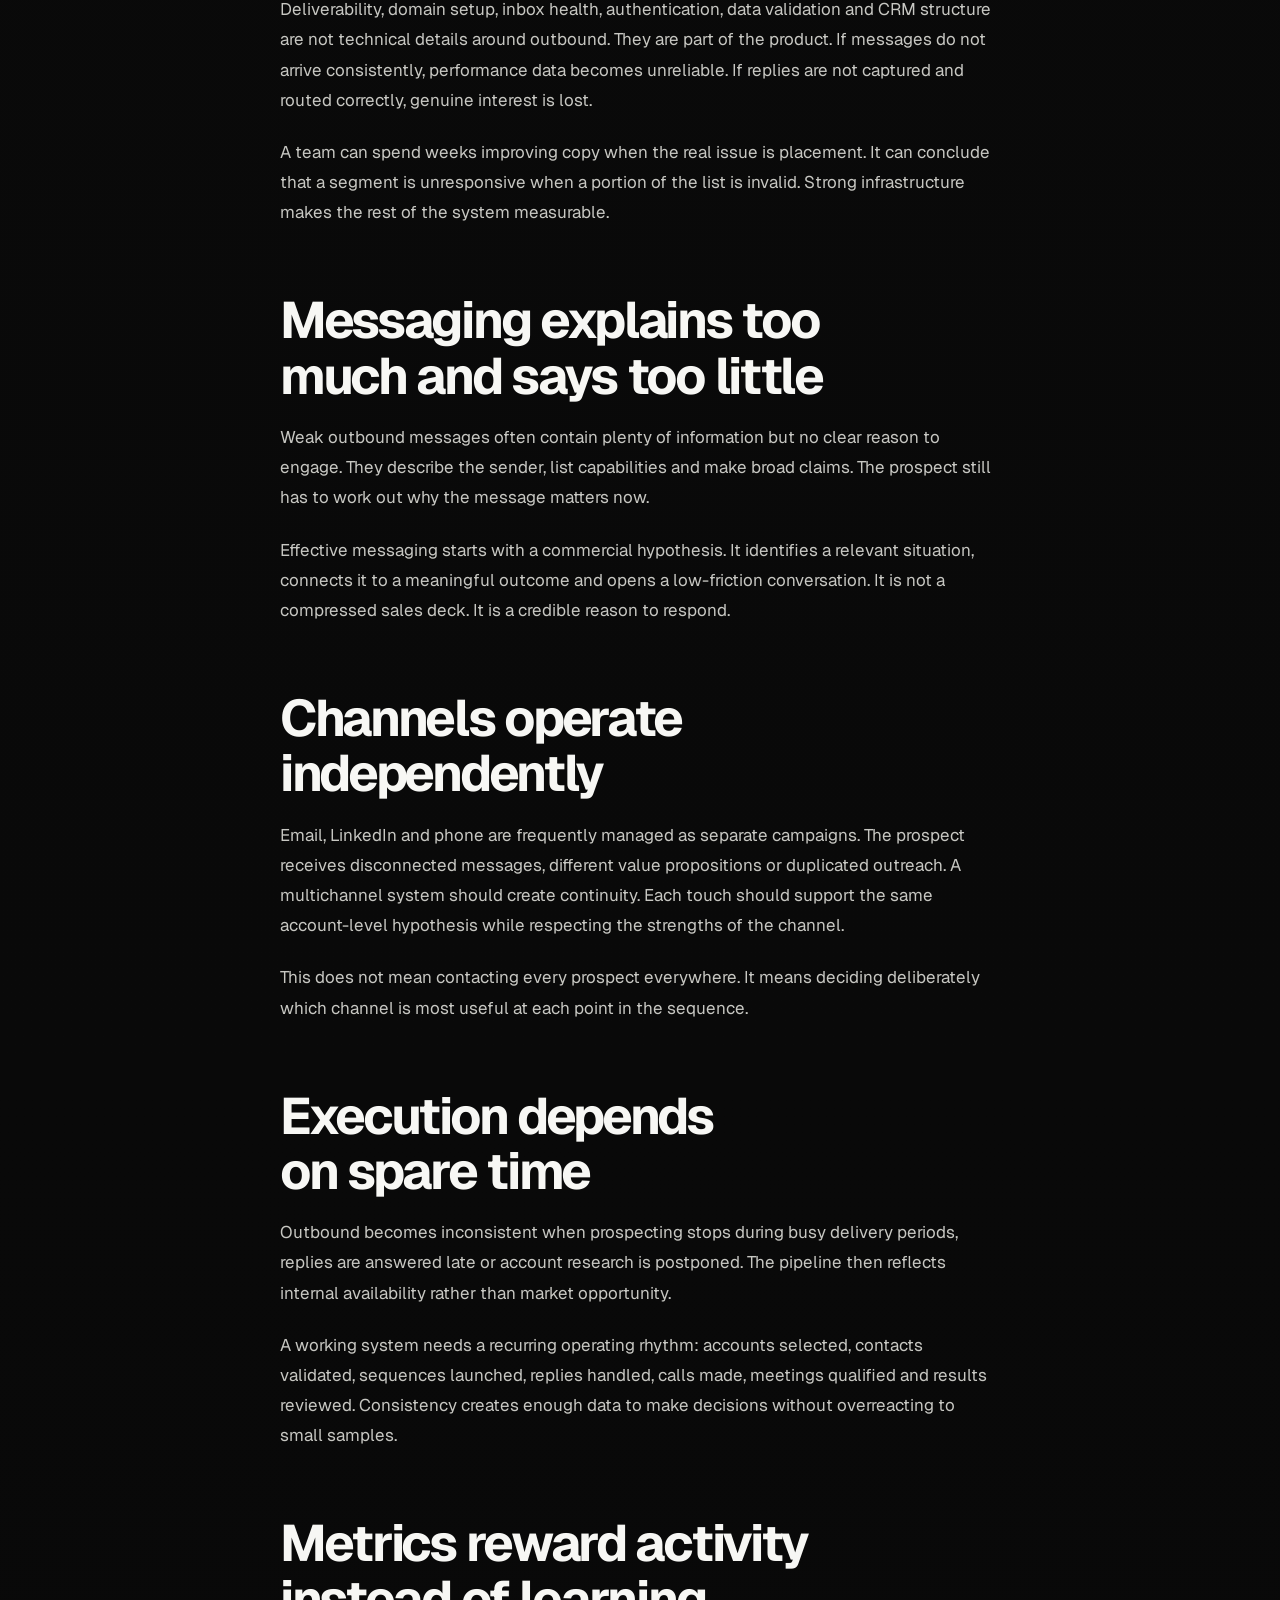
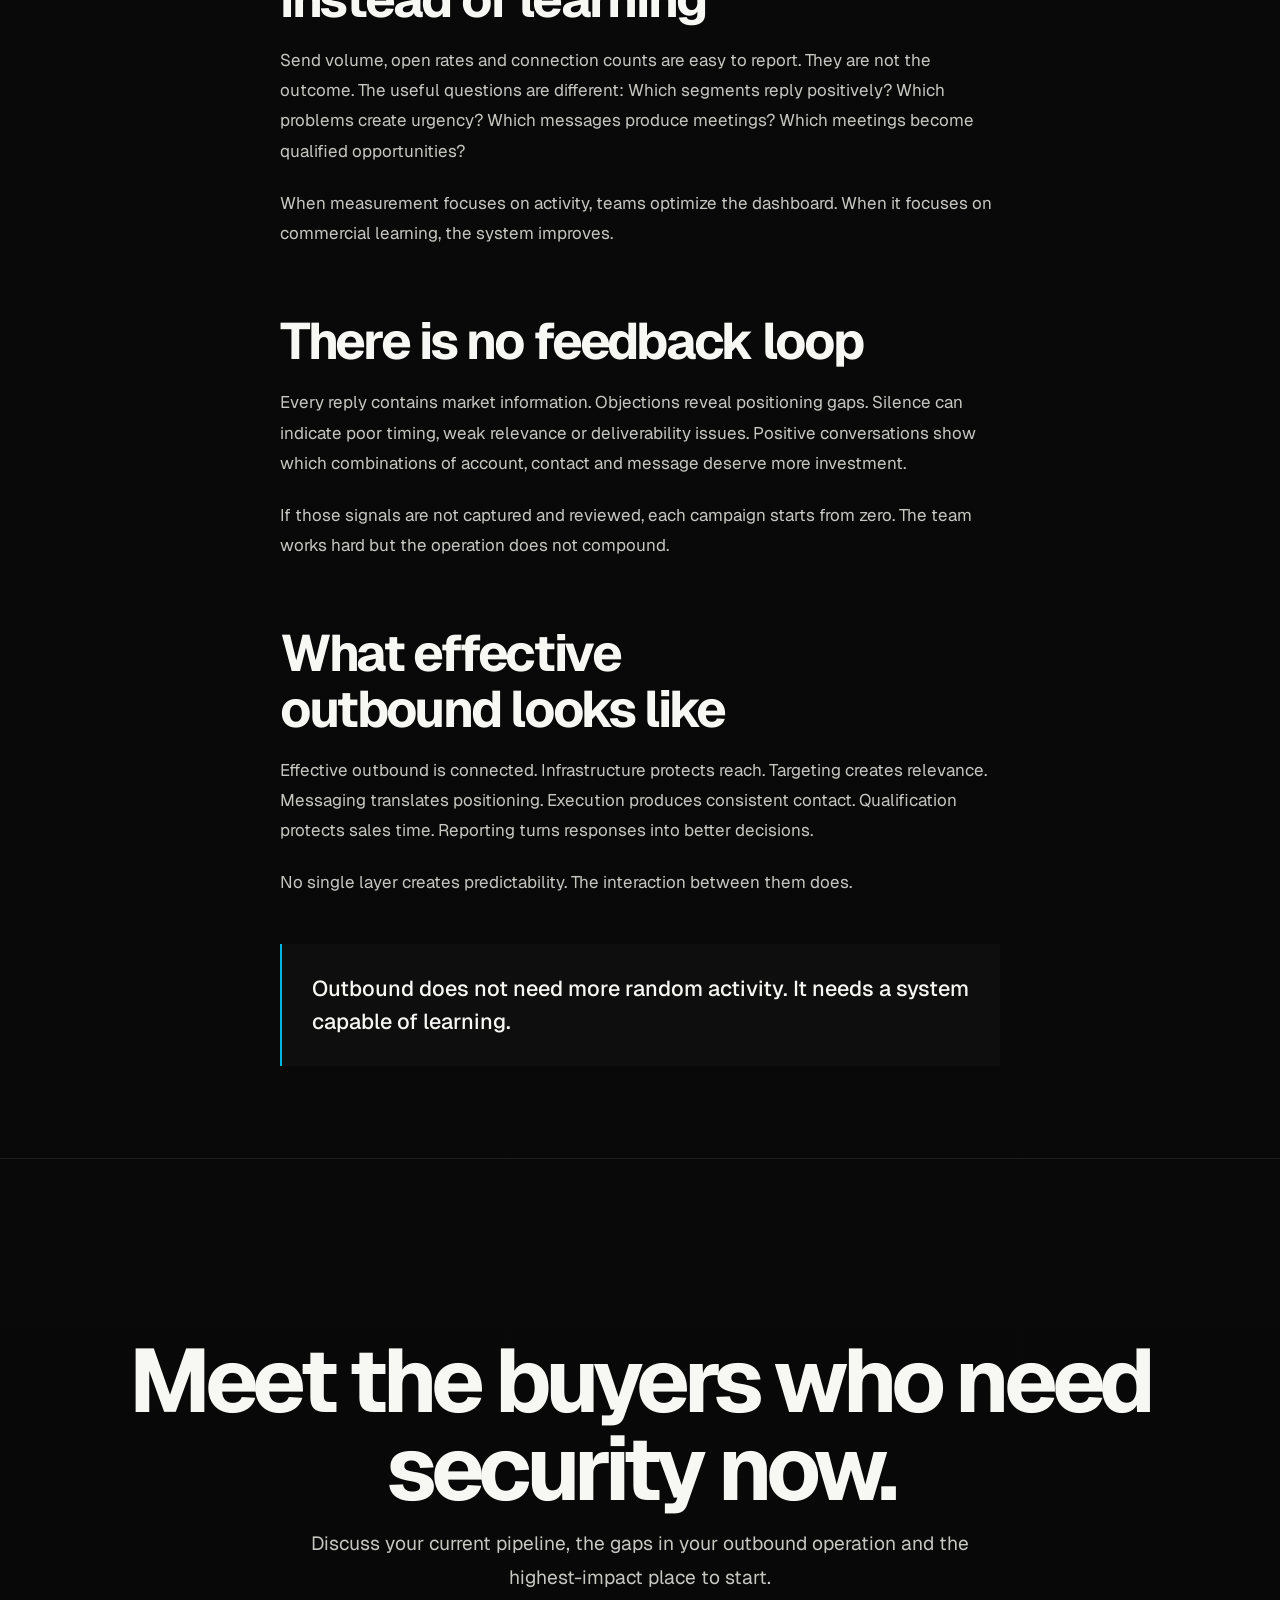
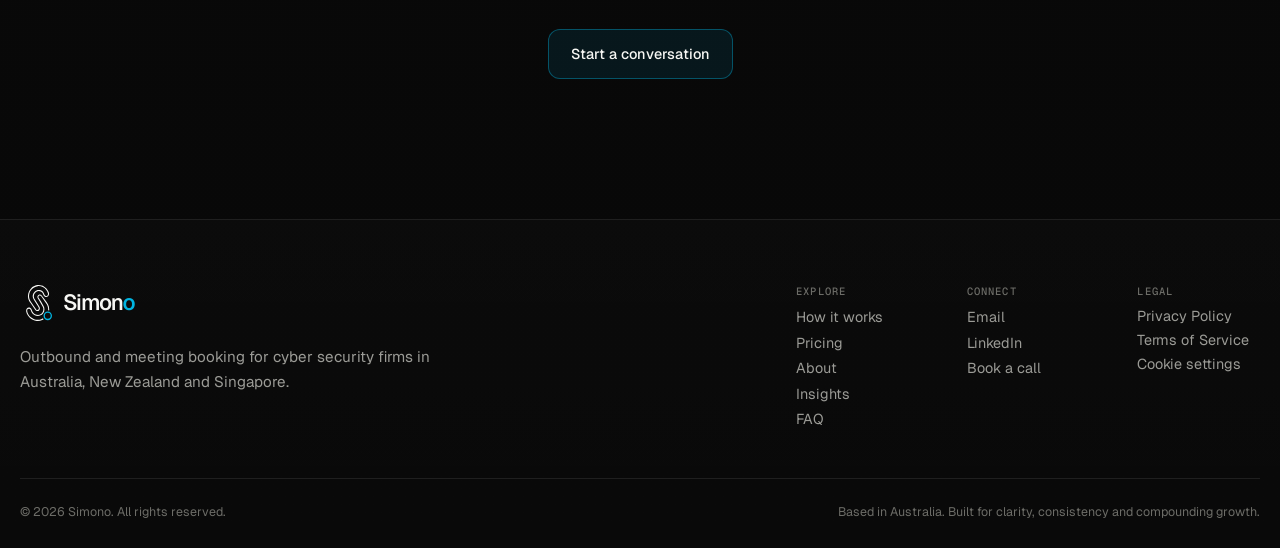
<file: insights/why-most-b2b-outbound-fails/index.html>
<!DOCTYPE html>

<html lang="en">
<head>
<meta charset="utf-8"/>
<meta content="width=device-width,initial-scale=1" name="viewport"/>
<title>Why Most B2B Outbound Fails | Simono</title>
    <!-- Simono favicon pack -->
    <link rel="icon" href="/favicon.ico" sizes="any">
    <link rel="icon" type="image/svg+xml" href="/favicon.svg">
    <link rel="icon" type="image/png" sizes="48x48" href="/favicon-48x48.png">
    <link rel="icon" type="image/png" sizes="96x96" href="/favicon-96x96.png">
    <link rel="apple-touch-icon" sizes="180x180" href="/apple-touch-icon.png">
    <link rel="manifest" href="/site.webmanifest">
    <meta name="theme-color" content="#090909">

<meta content="The structural reasons B2B outbound underperforms—and how to replace fragmented activity with a connected operating system." name="description"/>
<link href="https://www.simono.io/insights/why-most-b2b-outbound-fails/" rel="canonical"/>
<meta content="article" property="og:type"/>
<meta content="Simono" property="og:site_name"/>
<meta content="Why Most B2B Outbound Fails — Simono" property="og:title"/>
<meta content="The structural reasons B2B outbound underperforms—and how to replace fragmented activity with a connected operating system." property="og:description"/>
<meta content="https://www.simono.io/insights/why-most-b2b-outbound-fails/" property="og:url"/>
<meta content="https://www.simono.io/assets/simono-og.png" property="og:image"/>
<meta content="summary_large_image" name="twitter:card"/>
<meta content="Why Most B2B Outbound Fails | Simono" name="twitter:title"/>
<meta content="The structural reasons B2B outbound underperforms—and how to replace fragmented activity with a connected operating system." name="twitter:description"/>
<meta content="https://www.simono.io/assets/simono-og.png" name="twitter:image"/>
<link href="https://fonts.googleapis.com/css2?family=Geist:wght@400;500;600&amp;family=Geist+Mono:wght@400;500&amp;display=swap" rel="stylesheet"/><noscript><link href="https://fonts.googleapis.com/css2?family=Geist:wght@400;500;600&amp;family=Geist+Mono:wght@400;500&amp;display=swap" rel="stylesheet"/></noscript><link href="https://fonts.googleapis.com/css2?family=Geist:wght@400;500;600&amp;family=Geist+Mono:wght@400;500&amp;display=swap" media="print" onload="this.media = 'all'" rel="stylesheet"/><link as="style" href="https://fonts.googleapis.com/css2?family=Geist:wght@400;500;600&amp;family=Geist+Mono:wght@400;500&amp;display=swap" rel="preload"/><link crossorigin="" href="https://fonts.gstatic.com" rel="preconnect"/><link href="https://fonts.googleapis.com" rel="preconnect"/><style>
      :root {
        --bg: #090909;
        --surface: #111;
        --text: #f7f7f4;
        --muted: #9b9b96;
        --muted2: #6c6c67;
        --accent: #00b5e2;
        --line: rgba(255, 255, 255, 0.09);
        --max: 1160px;
        --ease: cubic-bezier(0.22, 0.61, 0.36, 1);
      }
      * {
        box-sizing: border-box;
        margin: 0;
        padding: 0;
      }
      html {
        scroll-behavior: smooth;
        background: var(--bg);
      }
      body {
        color: var(--text);
        background:
          radial-gradient(
            circle at 50% -10%,
            rgba(0, 181, 226, 0.09),
            transparent 28%
          ),
          #090909;
        font-family: Geist, Arial, sans-serif;
        -webkit-font-smoothing: antialiased;
      }
      a {
        color: inherit;
        text-decoration: none;
      }
      .container {
        width: min(var(--max), calc(100% - 48px));
        margin: auto;
      }
      .nav {
        position: sticky;
        top: 0;
        z-index: 10;
        border-bottom: 1px solid var(--line);
        background: rgba(9, 9, 9, 0.86);
        backdrop-filter: blur(18px);
      }
      .navin {
        height: 72px;
        display: flex;
        align-items: center;
        justify-content: space-between;
      }
      .brand {
        display: inline-flex;
        align-items: center;
        gap: 8px;
        font-size: 21px;
        font-weight: 500;
        letter-spacing: -0.045em;
      }
      .brand img {
        width: auto;
        height: 24px;
        object-fit: contain;
      }
      .brand b {
        color: var(--accent);
        font-weight: 500;
      }
      .back {
        color: var(--muted);
        font-size: 0.9rem;
      }
      .back:hover {
        color: var(--text);
      }
      .eyebrow {
        color: var(--accent);
        font: 500 0.68rem "Geist Mono";
        letter-spacing: 0.12em;
        text-transform: uppercase;
      }
      .hero {
        padding: 112px 0 82px;
        border-bottom: 1px solid var(--line);
      }
      h1 {
        max-width: 950px;
        margin-top: 24px;
        font-size: clamp(3.6rem, 7vw, 7.2rem);
        line-height: 0.94;
        letter-spacing: -0.065em;
      }
      .lead {
        max-width: 760px;
        margin-top: 30px;
        color: var(--muted);
        font-size: 1.12rem;
        line-height: 1.72;
      }
      .meta {
        display: flex;
        gap: 12px;
        flex-wrap: wrap;
        margin-top: 28px;
        color: var(--muted2);
        font: 500 0.7rem "Geist Mono";
        letter-spacing: 0.06em;
        text-transform: uppercase;
      }
      .grid {
        display: grid;
        grid-template-columns: repeat(2, 1fr);
        gap: 22px;
        padding: 76px 0 120px;
      }
      .card {
        display: flex;
        flex-direction: column;
        min-height: 330px;
        padding: 34px;
        border: 1px solid var(--line);
        border-radius: 22px;
        background: linear-gradient(
          180deg,
          rgba(255, 255, 255, 0.025),
          rgba(255, 255, 255, 0.006)
        );
        transition: 0.25s var(--ease);
      }
      .card:hover {
        transform: translateY(-4px);
        border-color: rgba(0, 181, 226, 0.35);
      }
      .card.featured {
        grid-column: 1/-1;
        min-height: 440px;
        background:
          radial-gradient(
            circle at 90% 10%,
            rgba(0, 181, 226, 0.11),
            transparent 30%
          ),
          linear-gradient(
            180deg,
            rgba(255, 255, 255, 0.025),
            rgba(255, 255, 255, 0.006)
          );
      }
      .card h2 {
        margin-top: 28px;
        max-width: 780px;
        font-size: clamp(2rem, 4vw, 4.2rem);
        line-height: 1.02;
        letter-spacing: -0.05em;
        font-weight: 500;
      }
      .card:not(.featured) h2 {
        font-size: 2rem;
      }
      .card p {
        margin-top: 18px;
        max-width: 680px;
        color: var(--muted);
        line-height: 1.7;
      }
      .read {
        margin-top: auto;
        padding-top: 38px;
        color: var(--accent);
      }
      .article {
        width: min(780px, calc(100% - 48px));
        margin: 0 auto;
        padding: 82px 0 120px;
      }
      .article h2 {
        margin: 62px 0 18px;
        font-size: clamp(2rem, 4vw, 3.2rem);
        letter-spacing: -0.045em;
        line-height: 1.08;
      }
      .article h3 {
        margin: 36px 0 14px;
        font-size: 1.35rem;
      }
      .article p {
        margin: 0 0 22px;
        color: #c7c7c2;
        font-size: 1.06rem;
        line-height: 1.85;
      }
      .article strong {
        color: var(--text);
        font-weight: 500;
      }
      .pull {
        margin: 46px 0;
        padding: 28px 30px;
        border-left: 2px solid var(--accent);
        background: rgba(255, 255, 255, 0.025);
        font-size: 1.35rem;
        line-height: 1.55;
      }
      .cta {
        width: 100vw;
        margin-top: 92px;
        margin-bottom: calc(-1 * var(--section-space));
        margin-left: calc(50% - 50vw);
        padding: clamp(96px, 11vw, 140px) max(24px, calc((100vw - 1240px) / 2));
        border: 0;
        border-top: 1px solid var(--line);
        border-radius: 0;
        background: transparent;
        text-align: center;
      }
      .cta h3 {
        max-width: 1100px;
        margin: 0 auto 24px;
        font-size: clamp(3.2rem, 7vw, 6.8rem);
        line-height: 0.98;
        letter-spacing: -0.06em;
      }
      .cta p {
        max-width: 720px;
        margin: 0 auto 34px;
        font-size: clamp(1.05rem, 1.5vw, 1.2rem);
        line-height: 1.7;
      }
      .button {
        display: inline-flex;
        min-height: 48px;
        align-items: center;
        padding: 0 20px;
        border: 1px solid rgba(0, 181, 226, 0.42);
        border-radius: 12px;
        background: rgba(0, 181, 226, 0.1);
      }
      footer {
        padding: 30px 0;
        border-top: 1px solid var(--line);
        color: var(--muted2);
        font-size: 0.8rem;
      }
      .foot {
        display: flex;
        justify-content: space-between;
        gap: 20px;
      }
      @media (max-width: 720px) {
        .container,
        .article {
          width: calc(100% - 28px);
        }
        .hero {
          padding: 80px 0 58px;
        }
        .grid {
          grid-template-columns: 1fr;
          padding-top: 52px;
        }
        .card.featured {
          grid-column: auto;
        }
        .foot {
          flex-direction: column;
        }
      }

      /* Footer connect links tightened */
      .footer-v4-links > div:last-child {
        align-content: start !important;
        gap: 6px !important;
      }
      .footer-v4-links > div:last-child a {
        line-height: 1.2 !important;
        margin: 0 !important;
        padding: 0 !important;
      }
    
.footer-v4-links button[data-cookie-settings]{display:block;-webkit-appearance:none;appearance:none;background:none;border:0;padding:0;margin:0;color:#9b9b96;font-family:"Geist",sans-serif;font-size:.9rem;font-weight:400;line-height:1.35;letter-spacing:normal;text-align:left;text-decoration:none;cursor:pointer;transition:color .2s ease}.footer-v4-links button[data-cookie-settings]:hover{color:#f7f7f4}.footer-v4-links{grid-template-columns:repeat(3,minmax(120px,1fr))!important}@media(max-width:760px){.footer-v4-links{grid-template-columns:1fr 1fr!important}.footer-v4-links>div:last-child{grid-column:1/-1}}
</style>
<script type="application/ld+json">
      {
        "@context": "https://schema.org",
        "@type": "Article",
        "headline": "Why Most B2B Outbound Fails",
        "description": "The structural reasons B2B outbound underperforms\u2014and how to replace fragmented activity with a connected operating system.",
        "author": { "@type": "Person", "name": "Simon Lecat", "url": "https://www.simono.io/#founder", "sameAs": "https://www.linkedin.com/in/simon-lecat/" },
        "publisher": {
          "@type": "Organization",
          "name": "Simono",
          "logo": {
            "@type": "ImageObject",
            "url": "https://www.simono.io/assets/simono-logo.svg"
          }
        },
        "mainEntityOfPage": "https://www.simono.io/insights/why-most-b2b-outbound-fails/",
        "datePublished": "2026-07-19",
        "dateModified": "2026-07-19"
      }
    </script>
<style>
      /* Shared production footer */
      .footer,
      .site-footer {
        padding: 0 !important;
        border-top: 1px solid rgba(255, 255, 255, 0.09) !important;
        background: linear-gradient(
          180deg,
          rgba(255, 255, 255, 0.012),
          rgba(255, 255, 255, 0.004)
        ) !important;
      }
      .footer-v4 {
        padding: 64px 0 28px !important;
      }
      .footer-v4-main {
        display: grid !important;
        grid-template-columns: 1.2fr 0.8fr !important;
        gap: 80px !important;
        align-items: start !important;
        padding-bottom: 48px !important;
      }
      .footer-v4-brand p {
        max-width: 420px !important;
        margin-top: 18px !important;
        color: #9b9b96 !important;
        font-size: 0.95rem !important;
        line-height: 1.65 !important;
      }
      .footer-v4-links {
        display: grid !important;
        grid-template-columns: repeat(2, max-content) !important;
        justify-content: end !important;
        gap: 48px !important;
      }
      .footer-v4-links div {
        display: grid !important;
        gap: 6px !important;
      }
      .footer-v4-links span {
        margin-bottom: 4px !important;
        color: #6c6c67 !important;
        font:
          500 0.66rem "Geist Mono",
          monospace !important;
        letter-spacing: 0.11em !important;
        text-transform: uppercase !important;
      }
      .footer-v4-links a {
        color: #9b9b96 !important;
        font-size: 0.9rem !important;
        line-height: 1.35 !important;
        text-decoration: none !important;
        transition: 0.2s ease !important;
      }
      .footer-v4-links a:hover {
        color: #f7f7f4 !important;
      }
      .footer-v4-bottom {
        display: flex !important;
        justify-content: space-between !important;
        gap: 24px !important;
        padding-top: 24px !important;
        border-top: 1px solid rgba(255, 255, 255, 0.09) !important;
        color: #6c6c67 !important;
        font-size: 0.78rem !important;
      }
      .footer-v4 .brand {
        display: inline-flex !important;
        align-items: center !important;
        gap: 7px !important;
        text-decoration: none !important;
      }
      .footer-v4 .simono-v3-wordmark {
        font-family:
          "Geist",
          Inter,
          -apple-system,
          BlinkMacSystemFont,
          "Segoe UI",
          sans-serif !important;
        font-size: 19px !important;
        font-weight: 500 !important;
        letter-spacing: -0.045em !important;
        color: #f7f7f4 !important;
      }
      .footer-v4 .simono-v3-o {
        color: #00b5e2 !important;
      }
      @media (max-width: 760px) {
        .footer-v4-main {
          grid-template-columns: 1fr !important;
          gap: 42px !important;
        }
        .footer-v4-links {
          justify-content: start !important;
          gap: 28px !important;
        }
        .footer-v4-bottom {
          flex-direction: column !important;
        }
      }

      body {
        font-family:
          "Geist",
          Inter,
          -apple-system,
          BlinkMacSystemFont,
          "Segoe UI",
          sans-serif !important;
      }

      /* Simono brand lockup — final proportions */
      .nav .brand,
      .footer-v4 .brand,
      .footer .brand {
        gap: 4px !important;
        display: inline-flex !important;
        align-items: center !important;
      }
      .simono-v3-mark {
        width: 52px !important;
        height: 52px !important;
        object-fit: contain !important;
        flex: 0 0 52px !important;
        filter: none !important;
        margin: 0 !important;
      }
      .simono-v3-wordmark {
        font-size: 22px !important;
        font-weight: 560 !important;
        line-height: 1 !important;
        letter-spacing: -0.052em !important;
        color: #f7f7f4 !important;
        transform: translateY(-0.5px);
      }
      .simono-v3-o {
        color: #00b5e2 !important;
      }
      .footer-v4 .simono-v3-mark,
      .footer .simono-v3-mark {
        width: 45px !important;
        height: 45px !important;
        flex-basis: 45px !important;
      }
      .footer-v4 .simono-v3-wordmark,
      .footer .simono-v3-wordmark {
        font-size: 20px !important;
      }
      @media (max-width: 1050px) {
        .simono-v3-mark {
          width: 47px !important;
          height: 47px !important;
          flex-basis: 47px !important;
        }
        .simono-v3-wordmark {
          font-size: 21px !important;
        }
      }
      @media (max-width: 720px) {
        .nav .brand,
        .footer-v4 .brand,
        .footer .brand {
          gap: 3px !important;
        }
        .simono-v3-mark {
          width: 43px !important;
          height: 43px !important;
          flex-basis: 43px !important;
        }
        .simono-v3-wordmark {
          font-size: 19px !important;
        }
        .footer-v4 .simono-v3-mark,
        .footer .simono-v3-mark {
          width: 39px !important;
          height: 39px !important;
          flex-basis: 39px !important;
        }
        .footer-v4 .simono-v3-wordmark,
        .footer .simono-v3-wordmark {
          font-size: 18px !important;
        }
      }

      /* Simono brand lockup — optically cropped and identical in nav/footer */
      .nav .brand,
      .footer-v4 .brand,
      .footer .brand {
        display: inline-flex !important;
        align-items: center !important;
        justify-content: flex-start !important;
        gap: 5px !important;
        width: max-content !important;
      }
      .simono-v3-mark,
      .footer-v4 .simono-v3-mark,
      .footer .simono-v3-mark {
        width: 38px !important;
        height: 38px !important;
        flex: 0 0 38px !important;
        object-fit: contain !important;
        margin: 0 !important;
      }
      .simono-v3-wordmark,
      .footer-v4 .simono-v3-wordmark,
      .footer .simono-v3-wordmark {
        font-size: 22px !important;
        font-weight: 560 !important;
        line-height: 1 !important;
        letter-spacing: -0.052em !important;
        transform: translateY(-0.5px) !important;
      }
      .footer-v4-brand p {
        margin-left: 0 !important;
        padding-left: 0 !important;
      }
      @media (max-width: 1050px) {
        .simono-v3-mark,
        .footer-v4 .simono-v3-mark,
        .footer .simono-v3-mark {
          width: 33px !important;
          height: 33px !important;
          flex-basis: 33px !important;
        }
        .simono-v3-wordmark,
        .footer-v4 .simono-v3-wordmark,
        .footer .simono-v3-wordmark {
          font-size: 21px !important;
        }
      }
      @media (max-width: 720px) {
        .nav .brand,
        .footer-v4 .brand,
        .footer .brand {
          gap: 4px !important;
        }
        .simono-v3-mark,
        .footer-v4 .simono-v3-mark,
        .footer .simono-v3-mark {
          width: 30px !important;
          height: 30px !important;
          flex-basis: 30px !important;
        }
        .simono-v3-wordmark,
        .footer-v4 .simono-v3-wordmark,
        .footer .simono-v3-wordmark {
          font-size: 19px !important;
        }
      }

      .footer-tagline {
        max-width: 300px;
        margin-top: 18px;
        color: rgba(244, 244, 242, 0.68);
        font-size: 0.875rem;
        line-height: 1.6;
      }
      @media (max-width: 700px) {
        .footer-tagline {
          max-width: 280px;
          font-size: 0.8125rem;
        }
      }
    </style>
<style>
/* v2.7 — exact Home brand/font/alignment overrides */
html, body { font-family: "Geist", Arial, sans-serif !important; }
.nav .container, .footer .container, .footer-v4 .container { width: min(100% - 40px, 1240px) !important; margin-inline: auto !important; }
.nav-inner { min-height: 72px !important; display: grid !important; grid-template-columns: 220px minmax(0, 1fr) 290px !important; align-items: center !important; gap: 24px !important; }
.nav .brand, .footer-v4 .brand, .footer .brand { display:inline-flex !important; align-items:center !important; justify-content:flex-start !important; gap:5px !important; width:max-content !important; min-width:0 !important; margin:0 !important; padding:0 !important; transform:none !important; text-decoration:none !important; white-space:nowrap !important; }
.simono-v3-mark, .footer-v4 .simono-v3-mark, .footer .simono-v3-mark { display:block !important; width:38px !important; height:38px !important; flex:0 0 38px !important; max-width:none !important; object-fit:contain !important; margin:0 !important; filter:none !important; }
.simono-v3-wordmark, .footer-v4 .simono-v3-wordmark, .footer .simono-v3-wordmark { display:inline !important; margin:0 !important; padding:0 !important; font-family:"Geist","Inter",-apple-system,BlinkMacSystemFont,"Segoe UI",sans-serif !important; font-size:22px !important; font-weight:560 !important; font-style:normal !important; line-height:1 !important; letter-spacing:-0.052em !important; color:#f7f7f4 !important; transform:translateY(-0.5px) !important; -webkit-font-smoothing:antialiased !important; -moz-osx-font-smoothing:grayscale !important; text-rendering:geometricPrecision !important; }
.simono-v3-o { display:inline !important; color:#00b5e2 !important; font:inherit !important; line-height:inherit !important; letter-spacing:inherit !important; vertical-align:baseline !important; }
.nav-links { justify-self:center !important; }
.nav-cta, .nav-inner > a.button { justify-self:end !important; }
.footer-v4-brand p { margin-left:0 !important; padding-left:0 !important; }
@media (max-width:1050px){ .nav-inner{display:flex !important; min-height:68px !important;} .simono-v3-mark,.footer-v4 .simono-v3-mark,.footer .simono-v3-mark{width:33px !important;height:33px !important;flex-basis:33px !important;} .simono-v3-wordmark,.footer-v4 .simono-v3-wordmark,.footer .simono-v3-wordmark{font-size:21px !important;} }
@media (max-width:720px){ .nav .container,.footer .container,.footer-v4 .container{width:min(100% - 28px,1240px) !important;} .nav-inner{min-height:64px !important;} .nav .brand,.footer-v4 .brand,.footer .brand{gap:4px !important;} .simono-v3-mark,.footer-v4 .simono-v3-mark,.footer .simono-v3-mark{width:30px !important;height:30px !important;flex-basis:30px !important;} .simono-v3-wordmark,.footer-v4 .simono-v3-wordmark,.footer .simono-v3-wordmark{font-size:19px !important;} }
</style><style id="exact-home-nav-footer-css">:root {
        --bg: #090909;
        --bg-2: #0d0d0d;
        --surface: #111;
        --surface-2: #151515;
        --text: #f7f7f4;
        --muted: #9b9b96;
        --muted-2: #6c6c67;
        --accent: #00b5e2;
        --accent-soft: rgba(0, 181, 226, 0.1);
        --line: rgba(255, 255, 255, 0.09);
        --line-strong: rgba(255, 255, 255, 0.15);
        --max: 1240px;
        --ease: cubic-bezier(0.22, 0.61, 0.36, 1);
      }* {
        box-sizing: border-box;
        margin: 0;
        padding: 0;
      }html {
        scroll-behavior: smooth;
        background: var(--bg);
      }body {
        min-height: 100%;
        overflow-x: hidden;
        color: var(--text);
        background:
          radial-gradient(
            circle at 50% -10%,
            rgba(0, 181, 226, 0.09),
            transparent 28%
          ),
          linear-gradient(180deg, #0a0a0a, #080808);
        font-family: "Geist", Arial, sans-serif;
        -webkit-font-smoothing: antialiased;
      }.container {
        width: min(var(--max), calc(100% - 48px));
        margin: auto;
      }.nav {
        position: fixed;
        inset: 0 0 auto;
        z-index: 100;
        transition: 0.3s ease;
      }.nav.scrolled {
        background: rgba(9, 9, 9, 0.78);
        backdrop-filter: blur(18px);
        border-bottom: 1px solid var(--line);
      }.nav-inner {
        height: 78px;
        display: flex;
        align-items: center;
        justify-content: space-between;
        gap: 28px;
      }.brand {
        display: flex;
        align-items: center;
        gap: 13px;
      }.brand img {
        width: 34px;
        height: 34px;
        object-fit: contain;
        filter: invert(1) hue-rotate(180deg);
      }.brand span {
        font-size: 1rem;
        font-weight: 500;
        letter-spacing: 0.13em;
      }.brand b {
        color: var(--accent);
        font-weight: 500;
      }.nav-links {
        display: flex;
        align-items: center;
        gap: 28px;
        color: var(--muted);
        font-size: 0.88rem;
      }.nav-links a:hover {
        color: var(--text);
      }.button {
        display: inline-flex;
        align-items: center;
        justify-content: center;
        gap: 10px;
        min-height: 50px;
        padding: 0 22px;
        border: 1px solid rgba(0, 181, 226, 0.38);
        border-radius: 12px;
        background: rgba(0, 181, 226, 0.09);
        color: var(--text);
        font-size: 0.9rem;
        font-weight: 500;
        cursor: pointer;
        transition:
          transform 0.25s var(--ease),
          background 0.25s,
          border-color 0.25s;
      }.button:hover {
        transform: translateY(-2px);
        background: rgba(0, 181, 226, 0.15);
        border-color: var(--accent);
      }.button.secondary {
        border-color: var(--line-strong);
        background: rgba(255, 255, 255, 0.025);
        color: var(--muted);
      }.button.secondary:hover {
        color: var(--text);
        background: rgba(255, 255, 255, 0.055);
      }.menu {
        display: none;
        width: 44px;
        height: 44px;
        border: 1px solid var(--line);
        border-radius: 11px;
        background: var(--surface);
        color: var(--text);
      }.offer-card > .button:first-of-type {
        margin-top: auto;
      }.footer {
        padding: 32px 0;
        border-top: 1px solid var(--line);
      }.footer-inner {
        display: grid;
        grid-template-columns: 1fr auto 1fr;
        align-items: center;
        gap: 20px;
      }.footer-center {
        color: var(--muted-2);
        font-size: 0.8rem;
      }.footer-links {
        justify-self: end;
        display: flex;
        gap: 20px;
        color: var(--muted);
        font-size: 0.82rem;
      }@media (max-width: 1050px) {.nav-links,
        .nav .button {
          display: none;
        }.menu {
          display: grid;
          place-items: center;
        }}@media (max-width: 760px) {.container {
          width: min(var(--max), calc(100% - 28px));
        }.footer-inner {
          grid-template-columns: 1fr;
          justify-items: start;
        }.footer-links {
          justify-self: start;
        }}@media (prefers-reduced-motion: reduce) {* {
          scroll-behavior: auto !important;
          animation: none !important;
          transition: none !important;
        }}:root {
        --accent: #00b5e2 !important;
        --accent-soft: rgba(0, 181, 226, 0.1) !important;
      }.nav {
        padding: 0 !important;
        background: rgba(9, 9, 9, 0.84) !important;
        border-bottom: 1px solid rgba(255, 255, 255, 0.07) !important;
        backdrop-filter: blur(16px) saturate(125%) !important;
        -webkit-backdrop-filter: blur(16px) saturate(125%) !important;
      }.nav.scrolled {
        background: rgba(9, 9, 9, 0.94) !important;
      }.nav .container {
        width: min(1240px, calc(100% - 48px)) !important;
        padding: 0 !important;
      }.nav-inner {
        min-height: 72px !important;
        display: grid !important;
        grid-template-columns: 220px minmax(0, 1fr) 220px !important;
        align-items: center !important;
        gap: 24px !important;
      }.nav .brand,
      .footer .brand {
        display: inline-flex !important;
        align-items: center !important;
        justify-content: flex-start !important;
        width: max-content !important;
        min-width: 0 !important;
        margin: 0 !important;
        padding: 0 !important;
        gap: 8px !important;
        transform: none !important;
        text-decoration: none !important;
        white-space: nowrap !important;
      }.simono-v3-mark {
        display: block !important;
        width: auto !important;
        height: 32px !important;
        max-width: none !important;
        flex: 0 0 auto !important;
        object-fit: contain !important;
        filter: none !important;
      }.simono-v3-wordmark {
        display: inline !important;
        margin: 0 !important;
        padding: 0 !important;
        font-family:
          "Geist",
          "Inter",
          -apple-system,
          BlinkMacSystemFont,
          "Segoe UI",
          sans-serif !important;
        font-size: 21px !important;
        font-weight: 500 !important;
        font-style: normal !important;
        line-height: 1 !important;
        letter-spacing: -0.045em !important;
        color: #f7f7f4 !important;
        font-kerning: normal !important;
        font-variant-ligatures: common-ligatures !important;
        -webkit-font-smoothing: antialiased !important;
        -moz-osx-font-smoothing: grayscale !important;
        text-rendering: geometricPrecision !important;
      }.simono-v3-o {
        display: inline !important;
        color: #00b5e2 !important;
        font: inherit !important;
        line-height: inherit !important;
        letter-spacing: inherit !important;
        vertical-align: baseline !important;
      }.nav-links {
        justify-self: center !important;
      }.nav-cta {
        justify-self: end !important;
      }.footer .simono-v3-mark {
        height: 28px !important;
      }.footer .simono-v3-wordmark {
        font-size: 19px !important;
      }.footer .brand {
        gap: 7px !important;
      }@media (max-width: 1050px) {.nav-inner {
          display: flex !important;
          min-height: 68px !important;
        }.simono-v3-mark {
          height: 29px !important;
        }.simono-v3-wordmark {
          font-size: 20px !important;
        }}@media (max-width: 720px) {.nav .container {
          width: min(100% - 28px, 1240px) !important;
        }.nav-inner {
          min-height: 64px !important;
        }.simono-v3-mark {
          height: 27px !important;
        }.simono-v3-wordmark {
          font-size: 18px !important;
        }.footer .simono-v3-mark {
          height: 25px !important;
        }.footer .simono-v3-wordmark {
          font-size: 17px !important;
        }}.nav-inner {
        grid-template-columns: 220px minmax(0, 1fr) 290px !important;
      }.nav-inner > a.button {
        width: 270px !important;
        min-width: 270px !important;
        max-width: 270px !important;
        height: 46px !important;
        min-height: 46px !important;
        padding: 0 18px !important;
        border-radius: 16px !important;
        display: inline-flex !important;
        align-items: center !important;
        justify-content: center !important;
        justify-self: end !important;
        flex: 0 0 270px !important;
        white-space: nowrap !important;
        word-break: normal !important;
        overflow-wrap: normal !important;
        flex-wrap: nowrap !important;
        font-size: 14px !important;
        line-height: 1 !important;
        text-align: center !important;
      }@media (max-width: 1050px) {.nav-inner > a.button {
          width: 250px !important;
          min-width: 250px !important;
          max-width: 250px !important;
          flex-basis: 250px !important;
          font-size: 13px !important;
        }}.nav {
        display: flex !important;
        justify-content: center !important;
      }.nav .container {
        max-width: 1240px !important;
        width: min(1240px, calc(100% - 64px)) !important;
        margin: 0 auto !important;
        padding: 0 12px !important;
      }.nav-inner {
        grid-template-columns: 220px 1fr 270px !important;
        align-items: center !important;
      }.nav-links {
        display: flex !important;
        justify-content: center !important;
        gap: 32px !important;
      }@media (max-width: 1050px) {.nav .container {
          width: min(100% - 32px, 1240px) !important;
        }}.footer {
        padding: 0;
        border-top: 1px solid var(--line);
        background: linear-gradient(
          180deg,
          rgba(255, 255, 255, 0.012),
          rgba(255, 255, 255, 0.004)
        );
      }.footer-v4 {
        padding: 64px 0 28px;
      }.footer-v4-main {
        display: grid;
        grid-template-columns: minmax(0, 1fr) auto;
        gap: 40px;
        align-items: start;
        padding-bottom: 48px;
      }.footer-v4-brand p {
        max-width: 420px;
        margin-top: 18px;
        color: var(--muted);
        font-size: 0.95rem;
        line-height: 1.65;
      }.footer-v4-links {
        display: grid;
        grid-template-columns: repeat(2, max-content);
        gap: 28px;
        align-items: start;
      }.footer-v4-links div {
        display: grid;
        gap: 6px;
      }.footer-v4-links span {
        margin-bottom: 4px;
        color: var(--muted-2);
        font: 500 0.66rem "Geist Mono";
        letter-spacing: 0.11em;
        text-transform: uppercase;
      }.footer-v4-links a {
        color: var(--muted);
        font-size: 0.9rem;
        transition: 0.2s ease;
      }.footer-v4-links a:hover {
        color: var(--text);
      }.footer-v4-bottom {
        display: flex;
        justify-content: space-between;
        gap: 24px;
        padding-top: 24px;
        border-top: 1px solid var(--line);
        color: var(--muted-2);
        font-size: 0.78rem;
      }@media (max-width: 760px) {.footer-v4-main {
          grid-template-columns: 1fr;
          gap: 42px;
        }.footer-v4-links {
          grid-template-columns: repeat(2, max-content);
          gap: 28px;
        }.footer-v4-bottom {
          flex-direction: column;
        }}@media (max-width: 1050px) {.nav .container {
          width: min(100% - 32px, 1240px) !important;
          padding: 0 !important;
        }.nav-inner {
          position: relative !important;
          display: flex !important;
          justify-content: space-between !important;
          align-items: center !important;
          width: 100% !important;
          min-height: 68px !important;
          gap: 16px !important;
        }.nav-inner > a.button {
          display: none !important;
        }.menu {
          display: grid !important;
          place-items: center !important;
          flex: 0 0 44px !important;
          margin-left: auto !important;
          cursor: pointer !important;
        }.nav-links {
          position: absolute !important;
          top: calc(100% + 10px) !important;
          left: 0 !important;
          right: 0 !important;
          z-index: 120 !important;
          display: grid !important;
          gap: 0 !important;
          padding: 10px !important;
          border: 1px solid var(--line-strong) !important;
          border-radius: 16px !important;
          background: rgba(12, 12, 12, 0.98) !important;
          box-shadow: 0 24px 60px rgba(0, 0, 0, 0.45) !important;
          backdrop-filter: blur(18px) !important;
          -webkit-backdrop-filter: blur(18px) !important;
          opacity: 0 !important;
          visibility: hidden !important;
          transform: translateY(-8px) !important;
          pointer-events: none !important;
          transition:
            opacity 0.2s ease,
            transform 0.2s ease,
            visibility 0.2s ease !important;
        }.nav-links.is-open {
          opacity: 1 !important;
          visibility: visible !important;
          transform: none !important;
          pointer-events: auto !important;
        }.nav-links a {
          display: flex !important;
          align-items: center !important;
          min-height: 48px !important;
          padding: 0 14px !important;
          border-radius: 10px !important;
          color: var(--muted) !important;
        }.nav-links a:hover,
        .nav-links a:focus-visible {
          color: var(--text) !important;
          background: rgba(255, 255, 255, 0.05) !important;
        }}@media (max-width: 760px) {.nav .container {
          width: min(100% - 28px, 1240px) !important;
        }.nav-inner {
          min-height: 64px !important;
        }.button {
          width: 100% !important;
        }.offer-card .button {
          display: flex !important;
        }}.footer-v4-links > div:last-child {
        align-content: start !important;
        gap: 6px !important;
      }.footer-v4-links > div:last-child a {
        line-height: 1.2 !important;
        margin: 0 !important;
        padding: 0 !important;
      }.footer-v4-links button[data-cookie-settings]{display:block;-webkit-appearance:none;appearance:none;background:none;border:0;padding:0;margin:0;color:#9b9b96;font-family:"Geist",sans-serif;font-size:.9rem;font-weight:400;line-height:1.35;letter-spacing:normal;text-align:left;text-decoration:none;cursor:pointer;transition:color .2s ease}.footer-v4-links button[data-cookie-settings]:hover{color:#f7f7f4}.footer-v4-links{grid-template-columns:repeat(3,minmax(120px,1fr))!important}@media(max-width:760px){.footer-v4-links{grid-template-columns:1fr 1fr!important}.footer-v4-links>div:last-child{grid-column:1/-1}}
.nav .brand,
  .footer-v4 .brand,
  .footer .brand {
    gap: 4px !important;
    display: inline-flex !important;
    align-items: center !important;
  }.simono-v3-mark {
    width: 52px !important;
    height: 52px !important;
    object-fit: contain !important;
    flex: 0 0 52px !important;
    filter: none !important;
    margin: 0 !important;
  }.simono-v3-wordmark {
    font-size: 22px !important;
    font-weight: 560 !important;
    line-height: 1 !important;
    letter-spacing: -0.052em !important;
    color: #f7f7f4 !important;
    transform: translateY(-0.5px);
  }.simono-v3-o {
    color: #00b5e2 !important;
  }.footer-v4 .simono-v3-mark,
  .footer .simono-v3-mark {
    width: 45px !important;
    height: 45px !important;
    flex-basis: 45px !important;
  }.footer-v4 .simono-v3-wordmark,
  .footer .simono-v3-wordmark {
    font-size: 20px !important;
  }@media (max-width: 1050px) {.simono-v3-mark {
      width: 33px !important;
      height: 33px !important;
      flex-basis: 33px !important;
    }.simono-v3-wordmark {
      font-size: 21px !important;
    }}@media (max-width: 720px) {.nav .brand,
    .footer-v4 .brand,
    .footer .brand {
      gap: 3px !important;
    }.simono-v3-mark {
      width: 30px !important;
      height: 30px !important;
      flex-basis: 30px !important;
    }.simono-v3-wordmark {
      font-size: 19px !important;
    }.footer-v4 .simono-v3-mark,
    .footer .simono-v3-mark {
      width: 27px !important;
      height: 27px !important;
      flex-basis: 27px !important;
    }.footer-v4 .simono-v3-wordmark,
    .footer .simono-v3-wordmark {
      font-size: 18px !important;
    }}.nav .brand,
  .footer-v4 .brand,
  .footer .brand {
    display: inline-flex !important;
    align-items: center !important;
    justify-content: flex-start !important;
    gap: 5px !important;
    width: max-content !important;
  }.simono-v3-mark,
  .footer-v4 .simono-v3-mark,
  .footer .simono-v3-mark {
    width: 38px !important;
    height: 38px !important;
    flex: 0 0 38px !important;
    object-fit: contain !important;
    margin: 0 !important;
  }.simono-v3-wordmark,
  .footer-v4 .simono-v3-wordmark,
  .footer .simono-v3-wordmark {
    font-size: 22px !important;
    font-weight: 560 !important;
    line-height: 1 !important;
    letter-spacing: -0.052em !important;
    transform: translateY(-0.5px) !important;
  }.footer-v4-brand p {
    margin-left: 0 !important;
    padding-left: 0 !important;
  }@media (max-width: 1050px) {.simono-v3-mark,
    .footer-v4 .simono-v3-mark,
    .footer .simono-v3-mark {
      width: 33px !important;
      height: 33px !important;
      flex-basis: 33px !important;
    }.simono-v3-wordmark,
    .footer-v4 .simono-v3-wordmark,
    .footer .simono-v3-wordmark {
      font-size: 21px !important;
    }}@media (max-width: 720px) {.nav .brand,
    .footer-v4 .brand,
    .footer .brand {
      gap: 4px !important;
    }.simono-v3-mark,
    .footer-v4 .simono-v3-mark,
    .footer .simono-v3-mark {
      width: 30px !important;
      height: 30px !important;
      flex-basis: 30px !important;
    }.simono-v3-wordmark,
    .footer-v4 .simono-v3-wordmark,
    .footer .simono-v3-wordmark {
      font-size: 19px !important;
    }}.footer-tagline {
    max-width: 300px;
    margin-top: 18px;
    color: rgba(244, 244, 242, 0.68);
    font-size: 0.875rem;
    line-height: 1.6;
  }@media (max-width: 700px) {.footer-tagline {
      max-width: 280px;
      font-size: 0.8125rem;
    }}</style><link rel="stylesheet" href="../../assets/readability.css" /><link rel="stylesheet" href="../../assets/nav-enhanced.css?v=1" /><script defer src="../../assets/nav-enhanced.js?v=3"></script></head>
<body>
<header class="nav" id="nav">
<div class="container nav-inner">
<a aria-label="Simono home" class="brand" href="/#top"><img alt="" aria-hidden="true" class="simono-v3-mark" decoding="async" height="74" src="../../assets/simono-mark.svg?v=8" width="54"/><span class="simono-v3-wordmark">Simon<span class="simono-v3-o">o</span></span></a>
<nav class="nav-links" id="primary-navigation">
<a href="/#method">How it works</a>
<a href="/#offer">Pricing</a>
<a href="/#why">About</a><a href="/insights/">Insights</a>
<a href="/#contact">Contact</a>
</nav>
<a class="button open-booking" data-booking-type="default" href="/#booking">Book a call</a>
<button aria-controls="primary-navigation" aria-expanded="false" aria-label="Open menu" class="menu">
          ☰
        </button>
</div>
</header>
<main>
<section class="hero">
<div class="container">
<span class="eyebrow">Simono Insights</span>
<h1>Why Most B2B Outbound Fails</h1>
<p class="lead">
            Outbound usually does not fail because teams lack effort. It fails
            because infrastructure, targeting, messaging, execution and learning
            are managed as separate activities.
          </p>
<div class="meta">
<span>Outbound</span><span>8 min read</span><span>Simon Lecat</span><span>19 July 2026</span>
</div>
</div>
</section>
<article class="article">
<p>
          When outbound underperforms, the channel is often blamed first. Cold
          email is declared ineffective. LinkedIn is called saturated. Prospects
          are described as harder to reach. Sometimes those observations contain
          part of the truth. More often, they hide a deeper operational problem.
        </p>
<p>
<strong>Most B2B outbound fails because the system behind it is
            fragmented.</strong>
</p>
<div class="pull">
          More activity cannot repair a weak operating model. It only exposes
          the weaknesses faster.
        </div>
<h2>The audience is broad, not precise</h2>
<p>
          Many programmes begin with a convenient database filter: industry,
          employee count and location. That creates a list, but not necessarily
          a market. A credible target segment should connect company
          characteristics to a specific commercial problem, a likely owner and a
          reason the timing may be relevant.
        </p>
<p>
          Without that logic, messaging becomes generic because it is being
          asked to speak to too many situations at once. The team then
          compensates with superficial personalization, longer sequences or more
          volume. None of those fixes creates relevance.
        </p>
<h2>Infrastructure is treated as an afterthought</h2>
<p>
          Deliverability, domain setup, inbox health, authentication, data
          validation and CRM structure are not technical details around
          outbound. They are part of the product. If messages do not arrive
          consistently, performance data becomes unreliable. If replies are not
          captured and routed correctly, genuine interest is lost.
        </p>
<p>
          A team can spend weeks improving copy when the real issue is
          placement. It can conclude that a segment is unresponsive when a
          portion of the list is invalid. Strong infrastructure makes the rest
          of the system measurable.
        </p>
<h2>Messaging explains too much and says too little</h2>
<p>
          Weak outbound messages often contain plenty of information but no
          clear reason to engage. They describe the sender, list capabilities
          and make broad claims. The prospect still has to work out why the
          message matters now.
        </p>
<p>
          Effective messaging starts with a commercial hypothesis. It identifies
          a relevant situation, connects it to a meaningful outcome and opens a
          low-friction conversation. It is not a compressed sales deck. It is a
          credible reason to respond.
        </p>
<h2>Channels operate independently</h2>
<p>
          Email, LinkedIn and phone are frequently managed as separate
          campaigns. The prospect receives disconnected messages, different
          value propositions or duplicated outreach. A multichannel system
          should create continuity. Each touch should support the same
          account-level hypothesis while respecting the strengths of the
          channel.
        </p>
<p>
          This does not mean contacting every prospect everywhere. It means
          deciding deliberately which channel is most useful at each point in
          the sequence.
        </p>
<h2>Execution depends on spare time</h2>
<p>
          Outbound becomes inconsistent when prospecting stops during busy
          delivery periods, replies are answered late or account research is
          postponed. The pipeline then reflects internal availability rather
          than market opportunity.
        </p>
<p>
          A working system needs a recurring operating rhythm: accounts
          selected, contacts validated, sequences launched, replies handled,
          calls made, meetings qualified and results reviewed. Consistency
          creates enough data to make decisions without overreacting to small
          samples.
        </p>
<h2>Metrics reward activity instead of learning</h2>
<p>
          Send volume, open rates and connection counts are easy to report. They
          are not the outcome. The useful questions are different: Which
          segments reply positively? Which problems create urgency? Which
          messages produce meetings? Which meetings become qualified
          opportunities?
        </p>
<p>
          When measurement focuses on activity, teams optimize the dashboard.
          When it focuses on commercial learning, the system improves.
        </p>
<h2>There is no feedback loop</h2>
<p>
          Every reply contains market information. Objections reveal positioning
          gaps. Silence can indicate poor timing, weak relevance or
          deliverability issues. Positive conversations show which combinations
          of account, contact and message deserve more investment.
        </p>
<p>
          If those signals are not captured and reviewed, each campaign starts
          from zero. The team works hard but the operation does not compound.
        </p>
<h2>What effective outbound looks like</h2>
<p>
          Effective outbound is connected. Infrastructure protects reach.
          Targeting creates relevance. Messaging translates positioning.
          Execution produces consistent contact. Qualification protects sales
          time. Reporting turns responses into better decisions.
        </p>
<p>
          No single layer creates predictability. The interaction between them
          does.
        </p>
<div class="pull">
<strong>Outbound does not need more random activity. It needs a system
            capable of learning.</strong>
</div>
<div class="cta">
<h3>Meet the buyers who need security now.</h3>
<p>
            Discuss your current pipeline, the gaps in your outbound operation
            and the highest-impact place to start.
          </p>
<a class="button" href="/#contact">Start a conversation</a>
</div>
</article>
</main>
<footer class="footer">
<div class="container footer-v4">
<div class="footer-v4-main">
<div class="footer-v4-brand">
<a aria-label="Simono home" class="brand" href="/#top">
<img alt="" aria-hidden="true" class="simono-v3-mark" decoding="async" src="../../assets/simono-mark.svg?v=8"/><span class="simono-v3-wordmark">Simon<span class="simono-v3-o">o</span></span>
</a>
<p class="footer-tagline">
              Outbound and meeting booking for cyber security firms in Australia, New Zealand and Singapore.
            </p>
</div>
<div class="footer-v4-links">
<div>
<span>Explore</span>
<a href="/#method">How it works</a>
<a href="/#offer">Pricing</a>
<a href="/#why">About</a><a href="/insights/">Insights</a><a href="/faq/">FAQ</a>
</div>
<div>
<span>Connect</span>
<a href="mailto:simon@simono.io?subject=Outbound%20Inquiry">Email</a>
<a href="https://www.linkedin.com/in/simon-lecat/" rel="noopener noreferrer" target="_blank">LinkedIn</a>
<a class="open-booking" data-booking-type="default" href="/#booking">Book a call</a>
</div>
<div><span>Legal</span><a href="/privacy-policy">Privacy Policy</a><a href="/terms-of-service">Terms of Service</a><button data-cookie-settings="" type="button">Cookie settings</button></div></div>
</div>
<div class="footer-v4-bottom">
<span>© 2026 Simono. All rights reserved.</span>
<span>Based in Australia. Built for clarity, consistency and compounding
            growth.</span>
</div>
</div>
</footer>
<script defer="" src="../../assets/consent-manager.js?v=2"></script></body>
</html>
</file>
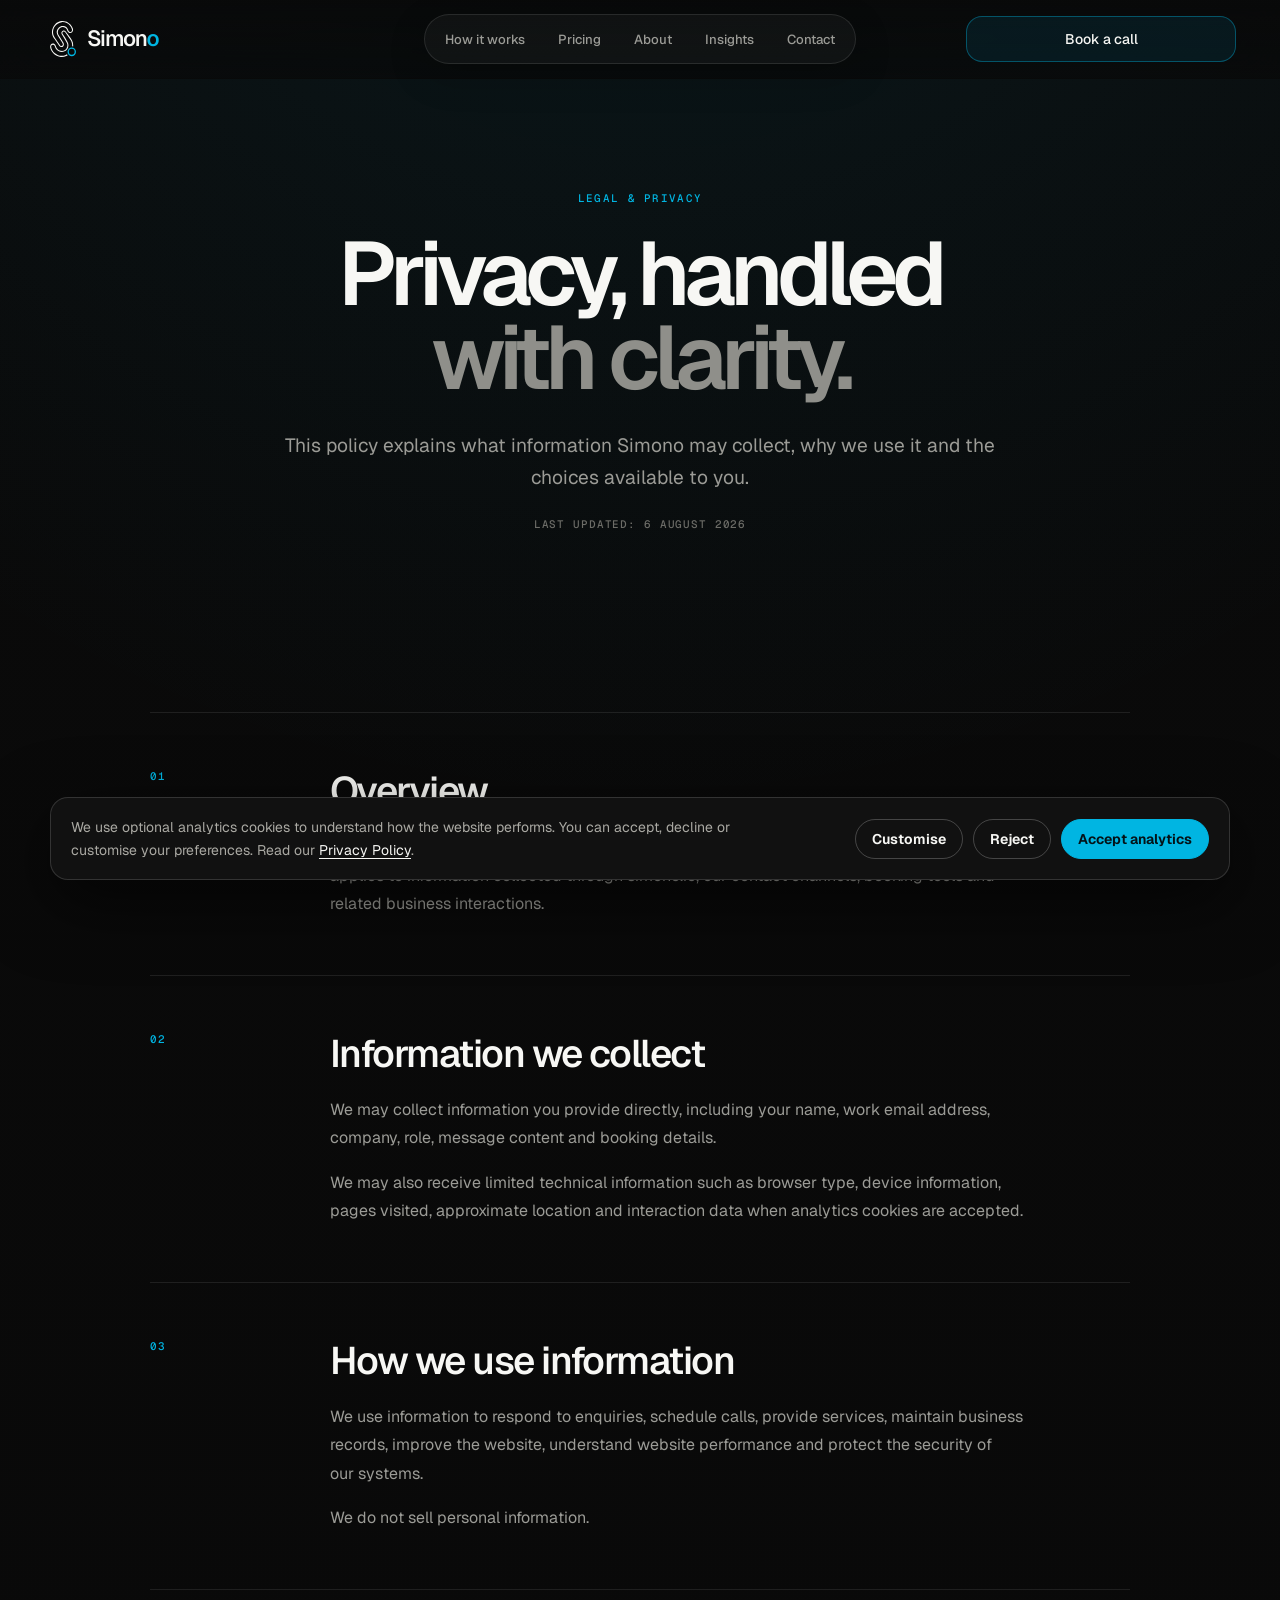
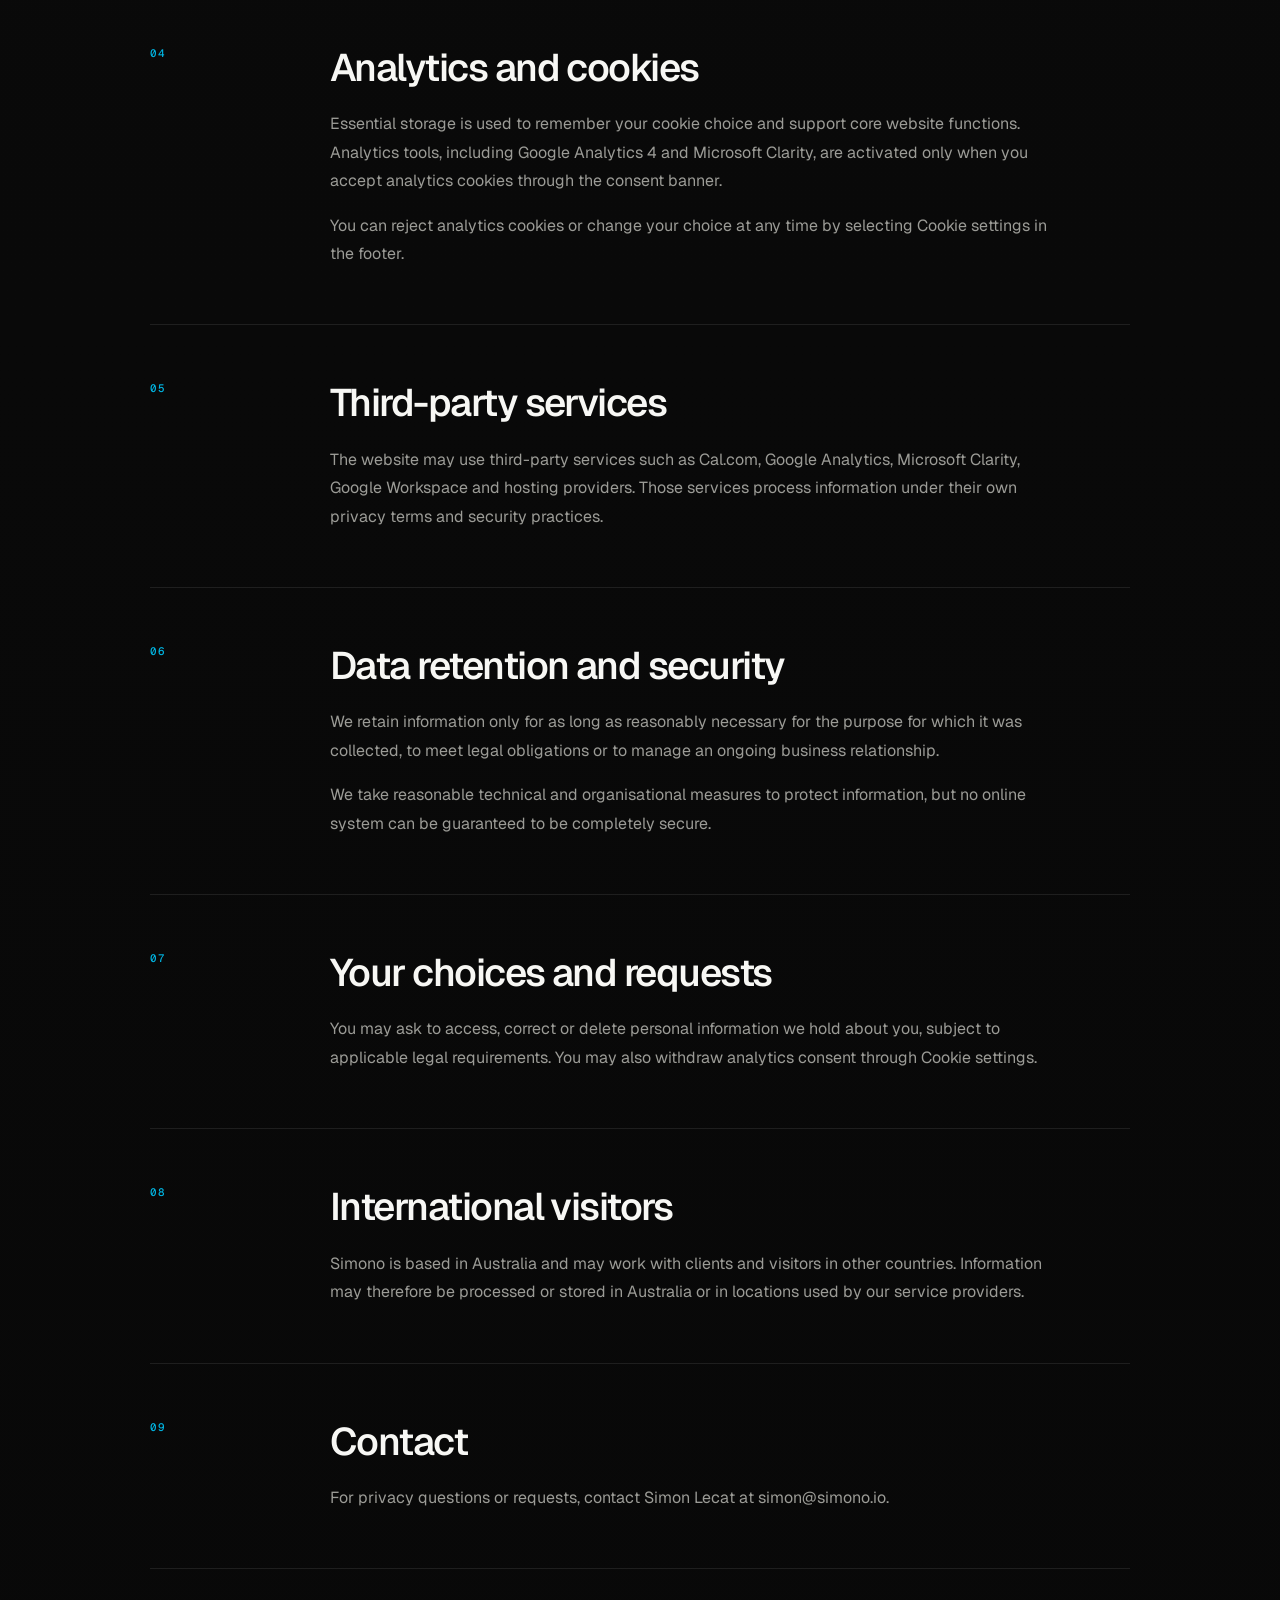
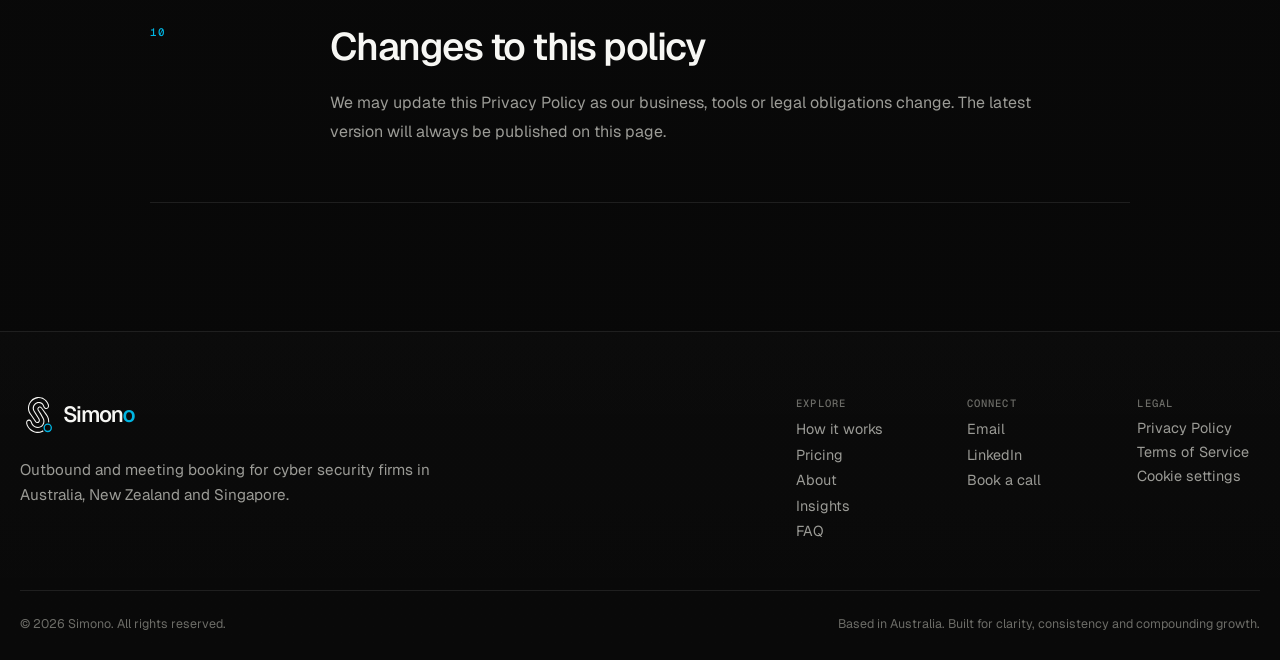
<file: privacy-policy.html>
<!DOCTYPE html>

<html lang="en">
<head>
<meta charset="utf-8"/>
<meta content="width=device-width,initial-scale=1" name="viewport"/>
<title>Privacy Policy | Simono</title>
    <!-- Simono favicon pack -->
    <link rel="icon" href="/favicon.ico" sizes="any">
    <link rel="icon" type="image/svg+xml" href="/favicon.svg">
    <link rel="icon" type="image/png" sizes="48x48" href="/favicon-48x48.png">
    <link rel="icon" type="image/png" sizes="96x96" href="/favicon-96x96.png">
    <link rel="apple-touch-icon" sizes="180x180" href="/apple-touch-icon.png">
    <link rel="manifest" href="/site.webmanifest">
    <meta name="theme-color" content="#090909">

<meta content="How Simono collects, uses, stores and protects personal information, including analytics and cookie preferences." name="description"/>
<link href="https://www.simono.io/privacy-policy" rel="canonical"/>
<meta content="website" property="og:type"/>
<meta content="Privacy Policy | Simono" property="og:title"/>
<meta content="How Simono collects, uses, stores and protects personal information, including analytics and cookie preferences." property="og:description"/>
<meta content="https://www.simono.io/privacy-policy" property="og:url"/>
<meta content="https://www.simono.io/assets/simono-og.png" property="og:image"/>
<meta content="summary_large_image" name="twitter:card"/>
<meta content="Privacy Policy | Simono" name="twitter:title"/>
<meta content="How Simono collects, uses, stores and protects personal information, including analytics and cookie preferences." name="twitter:description"/>
<meta content="https://www.simono.io/assets/simono-og.png" name="twitter:image"/>
<link href="https://fonts.googleapis.com/css2?family=Geist:wght@400;500;600&amp;family=Geist+Mono:wght@400;500&amp;display=swap" rel="stylesheet"/><noscript><link href="https://fonts.googleapis.com/css2?family=Geist:wght@400;500;600&amp;family=Geist+Mono:wght@400;500&amp;display=swap" rel="stylesheet"/></noscript><link href="https://fonts.googleapis.com/css2?family=Geist:wght@400;500;600&amp;family=Geist+Mono:wght@400;500&amp;display=swap" media="print" onload="this.media = 'all'" rel="stylesheet"/><link as="style" href="https://fonts.googleapis.com/css2?family=Geist:wght@400;500;600&amp;family=Geist+Mono:wght@400;500&amp;display=swap" rel="preload"/><link crossorigin="" href="https://fonts.gstatic.com" rel="preconnect"/><link href="https://fonts.googleapis.com" rel="preconnect"/><style>
      :root {
        --bg: #090909;
        --surface: #111;
        --text: #f7f7f4;
        --muted: #9b9b96;
        --muted-2: #6c6c67;
        --accent: #00b5e2;
        --line: rgba(255, 255, 255, 0.09);
        --line-strong: rgba(255, 255, 255, 0.15);
        --max: 1240px;
        --ease: cubic-bezier(0.22, 0.61, 0.36, 1);
      }
      * {
        box-sizing: border-box;
        margin: 0;
        padding: 0;
      }
      html {
        scroll-behavior: smooth;
        background: var(--bg);
      }
      body {
        min-height: 100%;
        overflow-x: hidden;
        color: var(--text);
        background:
          radial-gradient(
            circle at 50% -10%,
            rgba(0, 181, 226, 0.09),
            transparent 28%
          ),
          linear-gradient(180deg, #0a0a0a, #080808);
        font-family:
          "Geist",
          Inter,
          -apple-system,
          BlinkMacSystemFont,
          "Segoe UI",
          sans-serif;
        -webkit-font-smoothing: antialiased;
      }
      a {
        color: inherit;
        text-decoration: none;
      }
      .container {
        width: min(var(--max), calc(100% - 48px));
        margin: auto;
      }
      .nav {
        position: fixed;
        inset: 0 0 auto;
        z-index: 100;
        background: rgba(9, 9, 9, 0.84);
        border-bottom: 1px solid rgba(255, 255, 255, 0.07);
        backdrop-filter: blur(16px);
      }
      .nav-inner {
        min-height: 72px;
        display: grid;
        grid-template-columns: 220px minmax(0, 1fr) 290px;
        align-items: center;
        gap: 24px;
      }
      .brand {
        display: inline-flex;
        align-items: center;
        gap: 8px;
        width: max-content;
      }
      .simono-v3-mark {
        display: block;
        width: auto;
        height: 24px;
        object-fit: contain;
      }
      .simono-v3-wordmark {
        font-size: 21px;
        font-weight: 500;
        letter-spacing: -0.045em;
      }
      .simono-v3-o {
        color: var(--accent);
      }
      .nav-links {
        display: flex;
        justify-content: center;
        gap: 32px;
        color: var(--muted);
        font-size: 0.88rem;
      }
      .nav-links a:hover {
        color: var(--text);
      }
      .button {
        display: inline-flex;
        align-items: center;
        justify-content: center;
        min-height: 46px;
        padding: 0 18px;
        border: 1px solid rgba(0, 181, 226, 0.38);
        border-radius: 16px;
        background: rgba(0, 181, 226, 0.09);
        font-size: 0.88rem;
        transition: 0.25s var(--ease);
      }
      .button:hover {
        transform: translateY(-2px);
        background: rgba(0, 181, 226, 0.15);
        border-color: var(--accent);
      }
      .nav-cta {
        justify-self: end;
        width: 270px;
      }
      .menu {
        display: none;
        width: 44px;
        height: 44px;
        border: 1px solid var(--line);
        border-radius: 11px;
        background: var(--surface);
        color: var(--text);
      }
      .faq-hero {
        min-height: 610px;
        padding: 164px 0 90px;
        display: flex;
        align-items: center;
        text-align: center;
      }
      .faq-hero .container {
        display: flex;
        flex-direction: column;
        align-items: center;
      }
      .eyebrow {
        color: var(--accent);
        font:
          500 0.68rem "Geist Mono",
          monospace;
        letter-spacing: 0.12em;
        text-transform: uppercase;
      }
      .faq-title {
        max-width: 1000px;
        margin: 26px auto 0;
        text-align: center;
        font-size: clamp(3.6rem, 7vw, 7.2rem);
        font-weight: 600;
        letter-spacing: -0.068em;
        line-height: 0.94;
      }
      .faq-title span {
        display: block;
        color: #8f8f8a;
      }
      .intro {
        max-width: 760px;
        margin: 30px auto 0;
        color: var(--muted);
        font-size: clamp(1.05rem, 1.5vw, 1.25rem);
        line-height: 1.7;
        text-align: center;
      }
      .faq-section {
        padding: 40px 0 140px;
      }
      .faq-shell {
        max-width: 980px;
        margin: 0 auto;
      }
      .faq-category {
        display: grid;
        grid-template-columns: 190px 1fr;
        gap: 54px;
        padding: 54px 0;
        border-top: 1px solid var(--line);
      }
      .faq-category:last-child {
        border-bottom: 1px solid var(--line);
      }
      .category-label {
        color: var(--accent);
        font:
          500 0.68rem "Geist Mono",
          monospace;
        letter-spacing: 0.11em;
        text-transform: uppercase;
      }
      .faq-list {
        border-top: 1px solid var(--line);
      }
      .faq-item {
        border-bottom: 1px solid var(--line);
      }
      .faq-item summary {
        list-style: none;
        cursor: pointer;
        display: flex;
        align-items: center;
        justify-content: space-between;
        gap: 24px;
        padding: 26px 0;
        font-size: clamp(1.12rem, 1.7vw, 1.35rem);
        font-weight: 500;
      }
      .faq-item summary::-webkit-details-marker {
        display: none;
      }
      .faq-item summary::after {
        content: "+";
        color: var(--accent);
        font-size: 1.6rem;
        font-weight: 300;
        transition: transform 0.25s;
      }
      .faq-item[open] summary::after {
        transform: rotate(45deg);
      }
      .faq-answer {
        max-width: 760px;
        padding: 0 44px 28px 0;
        color: var(--muted);
        font-size: 1rem;
        line-height: 1.75;
      }
      .contact-wrap {
        padding: 130px 0 145px;
        text-align: center;
      }
      .contact-title {
        max-width: 900px;
        margin: auto;
        font-size: clamp(3rem, 5.7vw, 5.8rem);
        font-weight: 600;
        letter-spacing: -0.058em;
        line-height: 0.98;
      }
      .contact-title span {
        display: block;
        color: var(--muted);
      }
      .contact-wrap .button {
        margin-top: 34px;
      }

      /* Shared production footer */
      .footer,
      .site-footer {
        padding: 0 !important;
        border-top: 1px solid rgba(255, 255, 255, 0.09) !important;
        background: linear-gradient(
          180deg,
          rgba(255, 255, 255, 0.012),
          rgba(255, 255, 255, 0.004)
        ) !important;
      }
      .footer-v4 {
        padding: 64px 0 28px !important;
      }
      .footer-v4-main {
        display: grid !important;
        grid-template-columns: 1.2fr 0.8fr !important;
        gap: 80px !important;
        align-items: start !important;
        padding-bottom: 48px !important;
      }
      .footer-v4-brand p {
        max-width: 420px !important;
        margin-top: 18px !important;
        color: #9b9b96 !important;
        font-size: 0.95rem !important;
        line-height: 1.65 !important;
      }
      .footer-v4-links {
        display: grid !important;
        grid-template-columns: repeat(2, max-content) !important;
        justify-content: end !important;
        gap: 48px !important;
      }
      .footer-v4-links div {
        display: grid !important;
        gap: 6px !important;
      }
      .footer-v4-links span {
        margin-bottom: 4px !important;
        color: #6c6c67 !important;
        font:
          500 0.66rem "Geist Mono",
          monospace !important;
        letter-spacing: 0.11em !important;
        text-transform: uppercase !important;
      }
      .footer-v4-links a {
        color: #9b9b96 !important;
        font-size: 0.9rem !important;
        line-height: 1.35 !important;
        text-decoration: none !important;
        transition: 0.2s ease !important;
      }
      .footer-v4-links a:hover {
        color: #f7f7f4 !important;
      }
      .footer-v4-bottom {
        display: flex !important;
        justify-content: space-between !important;
        gap: 24px !important;
        padding-top: 24px !important;
        border-top: 1px solid rgba(255, 255, 255, 0.09) !important;
        color: #6c6c67 !important;
        font-size: 0.78rem !important;
      }
      .footer-v4 .brand {
        display: inline-flex !important;
        align-items: center !important;
        gap: 7px !important;
        text-decoration: none !important;
      }
      .footer-v4 .simono-v3-wordmark {
        font-family:
          "Geist",
          Inter,
          -apple-system,
          BlinkMacSystemFont,
          "Segoe UI",
          sans-serif !important;
        font-size: 19px !important;
        font-weight: 500 !important;
        letter-spacing: -0.045em !important;
        color: #f7f7f4 !important;
      }
      .footer-v4 .simono-v3-o {
        color: #00b5e2 !important;
      }
      @media (max-width: 760px) {
        .footer-v4-main {
          grid-template-columns: 1fr !important;
          gap: 42px !important;
        }
        .footer-v4-links {
          justify-content: start !important;
          gap: 28px !important;
        }
        .footer-v4-bottom {
          flex-direction: column !important;
        }
      }

      @media (max-width: 1050px) {
        .nav-inner {
          display: flex;
          justify-content: space-between;
        }
        .nav-links,
        .nav-cta {
          display: none;
        }
        .menu {
          display: grid;
          place-items: center;
        }
        .faq-category {
          grid-template-columns: 1fr;
          gap: 22px;
        }
      }
      @media (max-width: 760px) {
        .container {
          width: min(var(--max), calc(100% - 28px));
        }
        .faq-hero {
          min-height: 520px;
          padding: 125px 0 72px;
        }
        .faq-title {
          font-size: clamp(3.1rem, 14vw, 5rem);
        }
        .faq-section {
          padding-bottom: 100px;
        }
        .faq-category {
          padding: 40px 0;
        }
        .faq-item summary {
          padding: 22px 0;
        }
        .faq-answer {
          padding-right: 8px;
        }
        .contact-wrap {
          padding: 100px 0;
        }
      }

      /* Footer connect links tightened */
      .footer-v4-links > div:last-child {
        align-content: start !important;
        gap: 6px !important;
      }
      .footer-v4-links > div:last-child a {
        line-height: 1.2 !important;
        margin: 0 !important;
        padding: 0 !important;
      }

      /* Simono brand lockup — final proportions */
      .nav .brand,
      .footer-v4 .brand,
      .footer .brand {
        gap: 4px !important;
        display: inline-flex !important;
        align-items: center !important;
      }
      .simono-v3-mark {
        width: 52px !important;
        height: 52px !important;
        object-fit: contain !important;
        flex: 0 0 52px !important;
        filter: none !important;
        margin: 0 !important;
      }
      .simono-v3-wordmark {
        font-size: 22px !important;
        font-weight: 560 !important;
        line-height: 1 !important;
        letter-spacing: -0.052em !important;
        color: #f7f7f4 !important;
        transform: translateY(-0.5px);
      }
      .simono-v3-o {
        color: #00b5e2 !important;
      }
      .footer-v4 .simono-v3-mark,
      .footer .simono-v3-mark {
        width: 45px !important;
        height: 45px !important;
        flex-basis: 45px !important;
      }
      .footer-v4 .simono-v3-wordmark,
      .footer .simono-v3-wordmark {
        font-size: 20px !important;
      }
      @media (max-width: 1050px) {
        .simono-v3-mark {
          width: 47px !important;
          height: 47px !important;
          flex-basis: 47px !important;
        }
        .simono-v3-wordmark {
          font-size: 21px !important;
        }
      }
      @media (max-width: 720px) {
        .nav .brand,
        .footer-v4 .brand,
        .footer .brand {
          gap: 3px !important;
        }
        .simono-v3-mark {
          width: 43px !important;
          height: 43px !important;
          flex-basis: 43px !important;
        }
        .simono-v3-wordmark {
          font-size: 19px !important;
        }
        .footer-v4 .simono-v3-mark,
        .footer .simono-v3-mark {
          width: 39px !important;
          height: 39px !important;
          flex-basis: 39px !important;
        }
        .footer-v4 .simono-v3-wordmark,
        .footer .simono-v3-wordmark {
          font-size: 18px !important;
        }
      }

      /* Simono brand lockup — optically cropped and identical in nav/footer */
      .nav .brand,
      .footer-v4 .brand,
      .footer .brand {
        display: inline-flex !important;
        align-items: center !important;
        justify-content: flex-start !important;
        gap: 5px !important;
        width: max-content !important;
      }
      .simono-v3-mark,
      .footer-v4 .simono-v3-mark,
      .footer .simono-v3-mark {
        width: 38px !important;
        height: 38px !important;
        flex: 0 0 38px !important;
        object-fit: contain !important;
        margin: 0 !important;
      }
      .simono-v3-wordmark,
      .footer-v4 .simono-v3-wordmark,
      .footer .simono-v3-wordmark {
        font-size: 22px !important;
        font-weight: 560 !important;
        line-height: 1 !important;
        letter-spacing: -0.052em !important;
        transform: translateY(-0.5px) !important;
      }
      .footer-v4-brand p {
        margin-left: 0 !important;
        padding-left: 0 !important;
      }
      @media (max-width: 1050px) {
        .simono-v3-mark,
        .footer-v4 .simono-v3-mark,
        .footer .simono-v3-mark {
          width: 33px !important;
          height: 33px !important;
          flex-basis: 33px !important;
        }
        .simono-v3-wordmark,
        .footer-v4 .simono-v3-wordmark,
        .footer .simono-v3-wordmark {
          font-size: 21px !important;
        }
      }
      @media (max-width: 720px) {
        .nav .brand,
        .footer-v4 .brand,
        .footer .brand {
          gap: 4px !important;
        }
        .simono-v3-mark,
        .footer-v4 .simono-v3-mark,
        .footer .simono-v3-mark {
          width: 30px !important;
          height: 30px !important;
          flex-basis: 30px !important;
        }
        .simono-v3-wordmark,
        .footer-v4 .simono-v3-wordmark,
        .footer .simono-v3-wordmark {
          font-size: 19px !important;
        }
      }

      .footer-tagline {
        max-width: 300px;
        margin-top: 18px;
        color: rgba(244, 244, 242, 0.68);
        font-size: 0.875rem;
        line-height: 1.6;
      }
      @media (max-width: 700px) {
        .footer-tagline {
          max-width: 280px;
          font-size: 0.8125rem;
        }
      }
    
.footer-v4-links button[data-cookie-settings]{display:block;-webkit-appearance:none;appearance:none;background:none;border:0;padding:0;margin:0;color:#9b9b96;font-family:"Geist",sans-serif;font-size:.9rem;font-weight:400;line-height:1.35;letter-spacing:normal;text-align:left;text-decoration:none;cursor:pointer;transition:color .2s ease}.footer-v4-links button[data-cookie-settings]:hover{color:#f7f7f4}.footer-v4-links{grid-template-columns:repeat(3,minmax(120px,1fr))!important}@media(max-width:760px){.footer-v4-links{grid-template-columns:1fr 1fr!important}.footer-v4-links>div:last-child{grid-column:1/-1}}
</style>
<script type="application/json" data-legacy-faq-schema="removed">
      {
        "@context": "https://schema.org",
        "@type": "FAQPage",
        "mainEntity": [
          {
            "@type": "Question",
            "name": "Who do you work with?",
            "acceptedAnswer": {
              "@type": "Answer",
              "text": "Simono works only with cyber security firms, mainly founder-led services firms in Australia, New Zealand and Singapore. The best fit is a firm with a strong offer that relies on referrals today and wants a more predictable way to reach CISOs, CIOs and IT directors."
            }
          },
          {
            "@type": "Question",
            "name": "What makes Simono different from a traditional lead generation agency?",
            "acceptedAnswer": {
              "@type": "Answer",
              "text": "Simono does not simply deliver lists or run isolated campaigns. We find organisations with a live reason to buy security, dig deeper by contacting companies ourselves, reach the right decision-maker by phone, email and LinkedIn, and book qualified meetings in your calendar, with a weekly report on what's working."
            }
          },
          {
            "@type": "Question",
            "name": "Is outbound still effective?",
            "acceptedAnswer": {
              "@type": "Answer",
              "text": "Yes, but generic high-volume outreach is not. Effective outbound depends on relevant targeting, credible positioning, strong deliverability, useful messaging and disciplined follow-up. When those elements work together, outbound can create a consistent source of qualified conversations."
            }
          },
          {
            "@type": "Question",
            "name": "Why do you specialise in cyber security?",
            "acceptedAnswer": {
              "@type": "Answer",
              "text": "Cyber buyers act on real events: a breach, a new CISO, a regulator's deadline. Our process is built to find those triggers and reach the right person while the need is live. Simono's background in IT consulting and business development helps translate technical capabilities into clear commercial value for CISOs, CIOs, IT directors and other senior buyers."
            }
          },
          {
            "@type": "Question",
            "name": "How long does it take to start?",
            "acceptedAnswer": {
              "@type": "Answer",
              "text": "Within a week. After a short kick-off, calls and LinkedIn start straight away, and email joins once your domains are warm (around weeks 3 to 4). There is no minimum term: you can stop any time with 14 days' notice."
            }
          },
          {
            "@type": "Question",
            "name": "Do you guarantee meetings?",
            "acceptedAnswer": {
              "@type": "Answer",
              "text": "You only pay for qualified meetings that happen: a decision-maker with the agreed job titles, from a company in your ideal client profile, who shows up. Your first meeting is free, and if no qualified meeting happens within 30 days of receiving your ideal client profile and calendar access, you can stop with nothing to pay."
            }
          },
          {
            "@type": "Question",
            "name": "We already have an SDR team. Can you still help?",
            "acceptedAnswer": {
              "@type": "Answer",
              "text": "Yes. Simono can add a steady flow of researched accounts and booked meetings alongside your team, or cover the markets and segments your team doesn't have time for."
            }
          },
          {
            "@type": "Question",
            "name": "Which outbound channels do you use?",
            "acceptedAnswer": {
              "@type": "Answer",
              "text": "Depending on the market and engagement, the system can combine email, LinkedIn and telephone outreach. The channel mix is selected around the buyer, sales cycle and offer rather than forcing every company into the same sequence."
            }
          },
          {
            "@type": "Question",
            "name": "Can you work internationally?",
            "acceptedAnswer": {
              "@type": "Answer",
              "text": "Simono focuses on Australia, New Zealand and Singapore. Targeting, messaging and timing are built around how buyers in these markets work, including the anti-spam and telemarketing rules of each market, such as Australia's Spam Act and Do Not Call Register."
            }
          },
          {
            "@type": "Question",
            "name": "What happens during the first month?",
            "acceptedAnswer": {
              "@type": "Answer",
              "text": "A kick-off call on your services, ideal clients and markets, target accounts built from live triggers, and a call script and messages approved by you. Calls and LinkedIn start in week 1, email joins around weeks 3 to 4 once your domains are warm, and the first meetings land in your calendar with notes."
            }
          }
        ]
      }
    </script>
<style>
      .legal-hero{min-height:650px}.legal-updated{margin-top:22px;color:var(--muted-2);font:500 .68rem "Geist Mono",monospace;letter-spacing:.08em;text-transform:uppercase}
      .legal-section{padding-top:0}.legal-category{grid-template-columns:110px 1fr;gap:70px}.legal-copy{max-width:760px}.legal-copy h2{font-size:clamp(1.75rem,3vw,2.5rem);font-weight:560;letter-spacing:-.04em;line-height:1.1;margin-bottom:22px}.legal-copy p{color:var(--muted);font-size:1rem;line-height:1.78;margin-top:16px}.legal-copy p:first-of-type{margin-top:0}
      .footer-v4-links{grid-template-columns:repeat(3,max-content)!important}.footer-cookie-link{appearance:none;border:0;background:none;color:#9b9b96!important;font:inherit!important;font-size:.9rem!important;line-height:1.35!important;text-align:left;cursor:pointer;padding:0!important;transition:.2s ease!important}.footer-cookie-link:hover{color:#f7f7f4!important}
      @media(max-width:760px){.legal-hero{min-height:560px}.legal-category{grid-template-columns:1fr;gap:18px}.footer-v4-links{grid-template-columns:repeat(2,max-content)!important}.footer-v4-links>div:last-child{grid-column:1/-1}}
    </style><style>@media(max-width:1050px){.nav-links.mobile-open{display:flex!important;position:absolute;top:72px;left:14px;right:14px;flex-direction:column;gap:0;padding:12px;background:#111;border:1px solid var(--line);border-radius:16px;box-shadow:0 20px 50px rgba(0,0,0,.4)}.nav-links.mobile-open a{padding:13px 14px;border-radius:10px}.nav-links.mobile-open a:hover{background:rgba(255,255,255,.04)}}</style><style>
/* v2.7 — exact Home brand/font/alignment overrides */
html, body { font-family: "Geist", Arial, sans-serif !important; }
.nav .container, .footer .container, .footer-v4 .container { width: min(100% - 40px, 1240px) !important; margin-inline: auto !important; }
.nav-inner { min-height: 72px !important; display: grid !important; grid-template-columns: 220px minmax(0, 1fr) 290px !important; align-items: center !important; gap: 24px !important; }
.nav .brand, .footer-v4 .brand, .footer .brand { display:inline-flex !important; align-items:center !important; justify-content:flex-start !important; gap:5px !important; width:max-content !important; min-width:0 !important; margin:0 !important; padding:0 !important; transform:none !important; text-decoration:none !important; white-space:nowrap !important; }
.simono-v3-mark, .footer-v4 .simono-v3-mark, .footer .simono-v3-mark { display:block !important; width:38px !important; height:38px !important; flex:0 0 38px !important; max-width:none !important; object-fit:contain !important; margin:0 !important; filter:none !important; }
.simono-v3-wordmark, .footer-v4 .simono-v3-wordmark, .footer .simono-v3-wordmark { display:inline !important; margin:0 !important; padding:0 !important; font-family:"Geist","Inter",-apple-system,BlinkMacSystemFont,"Segoe UI",sans-serif !important; font-size:22px !important; font-weight:560 !important; font-style:normal !important; line-height:1 !important; letter-spacing:-0.052em !important; color:#f7f7f4 !important; transform:translateY(-0.5px) !important; -webkit-font-smoothing:antialiased !important; -moz-osx-font-smoothing:grayscale !important; text-rendering:geometricPrecision !important; }
.simono-v3-o { display:inline !important; color:#00b5e2 !important; font:inherit !important; line-height:inherit !important; letter-spacing:inherit !important; vertical-align:baseline !important; }
.nav-links { justify-self:center !important; }
.nav-cta, .nav-inner > a.button { justify-self:end !important; }
.footer-v4-brand p { margin-left:0 !important; padding-left:0 !important; }
@media (max-width:1050px){ .nav-inner{display:flex !important; min-height:68px !important;} .simono-v3-mark,.footer-v4 .simono-v3-mark,.footer .simono-v3-mark{width:33px !important;height:33px !important;flex-basis:33px !important;} .simono-v3-wordmark,.footer-v4 .simono-v3-wordmark,.footer .simono-v3-wordmark{font-size:21px !important;} }
@media (max-width:720px){ .nav .container,.footer .container,.footer-v4 .container{width:min(100% - 28px,1240px) !important;} .nav-inner{min-height:64px !important;} .nav .brand,.footer-v4 .brand,.footer .brand{gap:4px !important;} .simono-v3-mark,.footer-v4 .simono-v3-mark,.footer .simono-v3-mark{width:30px !important;height:30px !important;flex-basis:30px !important;} .simono-v3-wordmark,.footer-v4 .simono-v3-wordmark,.footer .simono-v3-wordmark{font-size:19px !important;} }
</style><style id="exact-home-nav-footer-css">:root {
        --bg: #090909;
        --bg-2: #0d0d0d;
        --surface: #111;
        --surface-2: #151515;
        --text: #f7f7f4;
        --muted: #9b9b96;
        --muted-2: #6c6c67;
        --accent: #00b5e2;
        --accent-soft: rgba(0, 181, 226, 0.1);
        --line: rgba(255, 255, 255, 0.09);
        --line-strong: rgba(255, 255, 255, 0.15);
        --max: 1240px;
        --ease: cubic-bezier(0.22, 0.61, 0.36, 1);
      }* {
        box-sizing: border-box;
        margin: 0;
        padding: 0;
      }html {
        scroll-behavior: smooth;
        background: var(--bg);
      }body {
        min-height: 100%;
        overflow-x: hidden;
        color: var(--text);
        background:
          radial-gradient(
            circle at 50% -10%,
            rgba(0, 181, 226, 0.09),
            transparent 28%
          ),
          linear-gradient(180deg, #0a0a0a, #080808);
        font-family: "Geist", Arial, sans-serif;
        -webkit-font-smoothing: antialiased;
      }.container {
        width: min(var(--max), calc(100% - 48px));
        margin: auto;
      }.nav {
        position: fixed;
        inset: 0 0 auto;
        z-index: 100;
        transition: 0.3s ease;
      }.nav.scrolled {
        background: rgba(9, 9, 9, 0.78);
        backdrop-filter: blur(18px);
        border-bottom: 1px solid var(--line);
      }.nav-inner {
        height: 78px;
        display: flex;
        align-items: center;
        justify-content: space-between;
        gap: 28px;
      }.brand {
        display: flex;
        align-items: center;
        gap: 13px;
      }.brand img {
        width: 34px;
        height: 34px;
        object-fit: contain;
        filter: invert(1) hue-rotate(180deg);
      }.brand span {
        font-size: 1rem;
        font-weight: 500;
        letter-spacing: 0.13em;
      }.brand b {
        color: var(--accent);
        font-weight: 500;
      }.nav-links {
        display: flex;
        align-items: center;
        gap: 28px;
        color: var(--muted);
        font-size: 0.88rem;
      }.nav-links a:hover {
        color: var(--text);
      }.button {
        display: inline-flex;
        align-items: center;
        justify-content: center;
        gap: 10px;
        min-height: 50px;
        padding: 0 22px;
        border: 1px solid rgba(0, 181, 226, 0.38);
        border-radius: 12px;
        background: rgba(0, 181, 226, 0.09);
        color: var(--text);
        font-size: 0.9rem;
        font-weight: 500;
        cursor: pointer;
        transition:
          transform 0.25s var(--ease),
          background 0.25s,
          border-color 0.25s;
      }.button:hover {
        transform: translateY(-2px);
        background: rgba(0, 181, 226, 0.15);
        border-color: var(--accent);
      }.button.secondary {
        border-color: var(--line-strong);
        background: rgba(255, 255, 255, 0.025);
        color: var(--muted);
      }.button.secondary:hover {
        color: var(--text);
        background: rgba(255, 255, 255, 0.055);
      }.menu {
        display: none;
        width: 44px;
        height: 44px;
        border: 1px solid var(--line);
        border-radius: 11px;
        background: var(--surface);
        color: var(--text);
      }.offer-card > .button:first-of-type {
        margin-top: auto;
      }.footer {
        padding: 32px 0;
        border-top: 1px solid var(--line);
      }.footer-inner {
        display: grid;
        grid-template-columns: 1fr auto 1fr;
        align-items: center;
        gap: 20px;
      }.footer-center {
        color: var(--muted-2);
        font-size: 0.8rem;
      }.footer-links {
        justify-self: end;
        display: flex;
        gap: 20px;
        color: var(--muted);
        font-size: 0.82rem;
      }@media (max-width: 1050px) {.nav-links,
        .nav .button {
          display: none;
        }.menu {
          display: grid;
          place-items: center;
        }}@media (max-width: 760px) {.container {
          width: min(var(--max), calc(100% - 28px));
        }.footer-inner {
          grid-template-columns: 1fr;
          justify-items: start;
        }.footer-links {
          justify-self: start;
        }}@media (prefers-reduced-motion: reduce) {* {
          scroll-behavior: auto !important;
          animation: none !important;
          transition: none !important;
        }}:root {
        --accent: #00b5e2 !important;
        --accent-soft: rgba(0, 181, 226, 0.1) !important;
      }.nav {
        padding: 0 !important;
        background: rgba(9, 9, 9, 0.84) !important;
        border-bottom: 1px solid rgba(255, 255, 255, 0.07) !important;
        backdrop-filter: blur(16px) saturate(125%) !important;
        -webkit-backdrop-filter: blur(16px) saturate(125%) !important;
      }.nav.scrolled {
        background: rgba(9, 9, 9, 0.94) !important;
      }.nav .container {
        width: min(1240px, calc(100% - 48px)) !important;
        padding: 0 !important;
      }.nav-inner {
        min-height: 72px !important;
        display: grid !important;
        grid-template-columns: 220px minmax(0, 1fr) 220px !important;
        align-items: center !important;
        gap: 24px !important;
      }.nav .brand,
      .footer .brand {
        display: inline-flex !important;
        align-items: center !important;
        justify-content: flex-start !important;
        width: max-content !important;
        min-width: 0 !important;
        margin: 0 !important;
        padding: 0 !important;
        gap: 8px !important;
        transform: none !important;
        text-decoration: none !important;
        white-space: nowrap !important;
      }.simono-v3-mark {
        display: block !important;
        width: auto !important;
        height: 32px !important;
        max-width: none !important;
        flex: 0 0 auto !important;
        object-fit: contain !important;
        filter: none !important;
      }.simono-v3-wordmark {
        display: inline !important;
        margin: 0 !important;
        padding: 0 !important;
        font-family:
          "Geist",
          "Inter",
          -apple-system,
          BlinkMacSystemFont,
          "Segoe UI",
          sans-serif !important;
        font-size: 21px !important;
        font-weight: 500 !important;
        font-style: normal !important;
        line-height: 1 !important;
        letter-spacing: -0.045em !important;
        color: #f7f7f4 !important;
        font-kerning: normal !important;
        font-variant-ligatures: common-ligatures !important;
        -webkit-font-smoothing: antialiased !important;
        -moz-osx-font-smoothing: grayscale !important;
        text-rendering: geometricPrecision !important;
      }.simono-v3-o {
        display: inline !important;
        color: #00b5e2 !important;
        font: inherit !important;
        line-height: inherit !important;
        letter-spacing: inherit !important;
        vertical-align: baseline !important;
      }.nav-links {
        justify-self: center !important;
      }.nav-cta {
        justify-self: end !important;
      }.footer .simono-v3-mark {
        height: 28px !important;
      }.footer .simono-v3-wordmark {
        font-size: 19px !important;
      }.footer .brand {
        gap: 7px !important;
      }@media (max-width: 1050px) {.nav-inner {
          display: flex !important;
          min-height: 68px !important;
        }.simono-v3-mark {
          height: 29px !important;
        }.simono-v3-wordmark {
          font-size: 20px !important;
        }}@media (max-width: 720px) {.nav .container {
          width: min(100% - 28px, 1240px) !important;
        }.nav-inner {
          min-height: 64px !important;
        }.simono-v3-mark {
          height: 27px !important;
        }.simono-v3-wordmark {
          font-size: 18px !important;
        }.footer .simono-v3-mark {
          height: 25px !important;
        }.footer .simono-v3-wordmark {
          font-size: 17px !important;
        }}.nav-inner {
        grid-template-columns: 220px minmax(0, 1fr) 290px !important;
      }.nav-inner > a.button {
        width: 270px !important;
        min-width: 270px !important;
        max-width: 270px !important;
        height: 46px !important;
        min-height: 46px !important;
        padding: 0 18px !important;
        border-radius: 16px !important;
        display: inline-flex !important;
        align-items: center !important;
        justify-content: center !important;
        justify-self: end !important;
        flex: 0 0 270px !important;
        white-space: nowrap !important;
        word-break: normal !important;
        overflow-wrap: normal !important;
        flex-wrap: nowrap !important;
        font-size: 14px !important;
        line-height: 1 !important;
        text-align: center !important;
      }@media (max-width: 1050px) {.nav-inner > a.button {
          width: 250px !important;
          min-width: 250px !important;
          max-width: 250px !important;
          flex-basis: 250px !important;
          font-size: 13px !important;
        }}.nav {
        display: flex !important;
        justify-content: center !important;
      }.nav .container {
        max-width: 1240px !important;
        width: min(1240px, calc(100% - 64px)) !important;
        margin: 0 auto !important;
        padding: 0 12px !important;
      }.nav-inner {
        grid-template-columns: 220px 1fr 270px !important;
        align-items: center !important;
      }.nav-links {
        display: flex !important;
        justify-content: center !important;
        gap: 32px !important;
      }@media (max-width: 1050px) {.nav .container {
          width: min(100% - 32px, 1240px) !important;
        }}.footer {
        padding: 0;
        border-top: 1px solid var(--line);
        background: linear-gradient(
          180deg,
          rgba(255, 255, 255, 0.012),
          rgba(255, 255, 255, 0.004)
        );
      }.footer-v4 {
        padding: 64px 0 28px;
      }.footer-v4-main {
        display: grid;
        grid-template-columns: minmax(0, 1fr) auto;
        gap: 40px;
        align-items: start;
        padding-bottom: 48px;
      }.footer-v4-brand p {
        max-width: 420px;
        margin-top: 18px;
        color: var(--muted);
        font-size: 0.95rem;
        line-height: 1.65;
      }.footer-v4-links {
        display: grid;
        grid-template-columns: repeat(2, max-content);
        gap: 28px;
        align-items: start;
      }.footer-v4-links div {
        display: grid;
        gap: 6px;
      }.footer-v4-links span {
        margin-bottom: 4px;
        color: var(--muted-2);
        font: 500 0.66rem "Geist Mono";
        letter-spacing: 0.11em;
        text-transform: uppercase;
      }.footer-v4-links a {
        color: var(--muted);
        font-size: 0.9rem;
        transition: 0.2s ease;
      }.footer-v4-links a:hover {
        color: var(--text);
      }.footer-v4-bottom {
        display: flex;
        justify-content: space-between;
        gap: 24px;
        padding-top: 24px;
        border-top: 1px solid var(--line);
        color: var(--muted-2);
        font-size: 0.78rem;
      }@media (max-width: 760px) {.footer-v4-main {
          grid-template-columns: 1fr;
          gap: 42px;
        }.footer-v4-links {
          grid-template-columns: repeat(2, max-content);
          gap: 28px;
        }.footer-v4-bottom {
          flex-direction: column;
        }}@media (max-width: 1050px) {.nav .container {
          width: min(100% - 32px, 1240px) !important;
          padding: 0 !important;
        }.nav-inner {
          position: relative !important;
          display: flex !important;
          justify-content: space-between !important;
          align-items: center !important;
          width: 100% !important;
          min-height: 68px !important;
          gap: 16px !important;
        }.nav-inner > a.button {
          display: none !important;
        }.menu {
          display: grid !important;
          place-items: center !important;
          flex: 0 0 44px !important;
          margin-left: auto !important;
          cursor: pointer !important;
        }.nav-links {
          position: absolute !important;
          top: calc(100% + 10px) !important;
          left: 0 !important;
          right: 0 !important;
          z-index: 120 !important;
          display: grid !important;
          gap: 0 !important;
          padding: 10px !important;
          border: 1px solid var(--line-strong) !important;
          border-radius: 16px !important;
          background: rgba(12, 12, 12, 0.98) !important;
          box-shadow: 0 24px 60px rgba(0, 0, 0, 0.45) !important;
          backdrop-filter: blur(18px) !important;
          -webkit-backdrop-filter: blur(18px) !important;
          opacity: 0 !important;
          visibility: hidden !important;
          transform: translateY(-8px) !important;
          pointer-events: none !important;
          transition:
            opacity 0.2s ease,
            transform 0.2s ease,
            visibility 0.2s ease !important;
        }.nav-links.is-open {
          opacity: 1 !important;
          visibility: visible !important;
          transform: none !important;
          pointer-events: auto !important;
        }.nav-links a {
          display: flex !important;
          align-items: center !important;
          min-height: 48px !important;
          padding: 0 14px !important;
          border-radius: 10px !important;
          color: var(--muted) !important;
        }.nav-links a:hover,
        .nav-links a:focus-visible {
          color: var(--text) !important;
          background: rgba(255, 255, 255, 0.05) !important;
        }}@media (max-width: 760px) {.nav .container {
          width: min(100% - 28px, 1240px) !important;
        }.nav-inner {
          min-height: 64px !important;
        }.button {
          width: 100% !important;
        }.offer-card .button {
          display: flex !important;
        }}.footer-v4-links > div:last-child {
        align-content: start !important;
        gap: 6px !important;
      }.footer-v4-links > div:last-child a {
        line-height: 1.2 !important;
        margin: 0 !important;
        padding: 0 !important;
      }.footer-v4-links button[data-cookie-settings]{display:block;-webkit-appearance:none;appearance:none;background:none;border:0;padding:0;margin:0;color:#9b9b96;font-family:"Geist",sans-serif;font-size:.9rem;font-weight:400;line-height:1.35;letter-spacing:normal;text-align:left;text-decoration:none;cursor:pointer;transition:color .2s ease}.footer-v4-links button[data-cookie-settings]:hover{color:#f7f7f4}.footer-v4-links{grid-template-columns:repeat(3,minmax(120px,1fr))!important}@media(max-width:760px){.footer-v4-links{grid-template-columns:1fr 1fr!important}.footer-v4-links>div:last-child{grid-column:1/-1}}
@media (min-width: 1051px) {.hero > .container {
          min-height: calc(100svh - 72px);
          display: grid;
          grid-template-rows: minmax(0, 1fr) auto;
        }}




.nav .brand,
  .footer-v4 .brand,
  .footer .brand {
    gap: 4px !important;
    display: inline-flex !important;
    align-items: center !important;
  }.simono-v3-mark {
    width: 52px !important;
    height: 52px !important;
    object-fit: contain !important;
    flex: 0 0 52px !important;
    filter: none !important;
    margin: 0 !important;
  }.simono-v3-wordmark {
    font-size: 22px !important;
    font-weight: 560 !important;
    line-height: 1 !important;
    letter-spacing: -0.052em !important;
    color: #f7f7f4 !important;
    transform: translateY(-0.5px);
  }.simono-v3-o {
    color: #00b5e2 !important;
  }.footer-v4 .simono-v3-mark,
  .footer .simono-v3-mark {
    width: 45px !important;
    height: 45px !important;
    flex-basis: 45px !important;
  }.footer-v4 .simono-v3-wordmark,
  .footer .simono-v3-wordmark {
    font-size: 20px !important;
  }@media (max-width: 1050px) {.simono-v3-mark {
      width: 33px !important;
      height: 33px !important;
      flex-basis: 33px !important;
    }.simono-v3-wordmark {
      font-size: 21px !important;
    }}@media (max-width: 720px) {.nav .brand,
    .footer-v4 .brand,
    .footer .brand {
      gap: 3px !important;
    }.simono-v3-mark {
      width: 30px !important;
      height: 30px !important;
      flex-basis: 30px !important;
    }.simono-v3-wordmark {
      font-size: 19px !important;
    }.footer-v4 .simono-v3-mark,
    .footer .simono-v3-mark {
      width: 27px !important;
      height: 27px !important;
      flex-basis: 27px !important;
    }.footer-v4 .simono-v3-wordmark,
    .footer .simono-v3-wordmark {
      font-size: 18px !important;
    }}.nav .brand,
  .footer-v4 .brand,
  .footer .brand {
    display: inline-flex !important;
    align-items: center !important;
    justify-content: flex-start !important;
    gap: 5px !important;
    width: max-content !important;
  }.simono-v3-mark,
  .footer-v4 .simono-v3-mark,
  .footer .simono-v3-mark {
    width: 38px !important;
    height: 38px !important;
    flex: 0 0 38px !important;
    object-fit: contain !important;
    margin: 0 !important;
  }.simono-v3-wordmark,
  .footer-v4 .simono-v3-wordmark,
  .footer .simono-v3-wordmark {
    font-size: 22px !important;
    font-weight: 560 !important;
    line-height: 1 !important;
    letter-spacing: -0.052em !important;
    transform: translateY(-0.5px) !important;
  }.footer-v4-brand p {
    margin-left: 0 !important;
    padding-left: 0 !important;
  }@media (max-width: 1050px) {.simono-v3-mark,
    .footer-v4 .simono-v3-mark,
    .footer .simono-v3-mark {
      width: 33px !important;
      height: 33px !important;
      flex-basis: 33px !important;
    }.simono-v3-wordmark,
    .footer-v4 .simono-v3-wordmark,
    .footer .simono-v3-wordmark {
      font-size: 21px !important;
    }}@media (max-width: 720px) {.nav .brand,
    .footer-v4 .brand,
    .footer .brand {
      gap: 4px !important;
    }.simono-v3-mark,
    .footer-v4 .simono-v3-mark,
    .footer .simono-v3-mark {
      width: 30px !important;
      height: 30px !important;
      flex-basis: 30px !important;
    }.simono-v3-wordmark,
    .footer-v4 .simono-v3-wordmark,
    .footer .simono-v3-wordmark {
      font-size: 19px !important;
    }}.footer-tagline {
    max-width: 300px;
    margin-top: 18px;
    color: rgba(244, 244, 242, 0.68);
    font-size: 0.875rem;
    line-height: 1.6;
  }@media (max-width: 700px) {.footer-tagline {
      max-width: 280px;
      font-size: 0.8125rem;
    }}</style><link rel="stylesheet" href="assets/readability.css" /><link rel="stylesheet" href="assets/nav-enhanced.css?v=1" /><script defer src="assets/nav-enhanced.js?v=3"></script></head>
<body>
<header class="nav" id="nav">
<div class="container nav-inner">
<a aria-label="Simono home" class="brand" href="/#top"><img alt="" aria-hidden="true" class="simono-v3-mark" decoding="async" height="74" src="assets/simono-mark.svg?v=8" width="54"/><span class="simono-v3-wordmark">Simon<span class="simono-v3-o">o</span></span></a>
<nav class="nav-links" id="primary-navigation">
<a href="/#method">How it works</a>
<a href="/#offer">Pricing</a>
<a href="/#why">About</a><a href="/insights/">Insights</a>
<a href="/#contact">Contact</a>
</nav>
<a class="button open-booking" data-booking-type="default" href="/#booking">Book a call</a>
<button aria-controls="primary-navigation" aria-expanded="false" aria-label="Open menu" class="menu">
          ☰
        </button>
</div>
</header>
<main><section class="faq-hero legal-hero"><div class="container"><span class="eyebrow">Legal &amp; privacy</span><h1 class="faq-title">Privacy, handled<span>with clarity.</span></h1><p class="intro">This policy explains what information Simono may collect, why we use it and the choices available to you.</p><p class="legal-updated">Last updated: 6 August 2026</p></div></section><section class="faq-section legal-section"><div class="container faq-shell legal-shell"><section class="faq-category legal-category" id="overview"><div class="category-label">01</div><div class="legal-copy"><h2>Overview</h2><p>Simono provides outbound systems and related B2B consulting services. This Privacy Policy applies to information collected through simono.io, our contact channels, booking tools and related business interactions.</p></div></section><section class="faq-category legal-category" id="information-we-collect"><div class="category-label">02</div><div class="legal-copy"><h2>Information we collect</h2><p>We may collect information you provide directly, including your name, work email address, company, role, message content and booking details.</p><p>We may also receive limited technical information such as browser type, device information, pages visited, approximate location and interaction data when analytics cookies are accepted.</p></div></section><section class="faq-category legal-category" id="how-we-use-information"><div class="category-label">03</div><div class="legal-copy"><h2>How we use information</h2><p>We use information to respond to enquiries, schedule calls, provide services, maintain business records, improve the website, understand website performance and protect the security of our systems.</p><p>We do not sell personal information.</p></div></section><section class="faq-category legal-category" id="analytics-and-cookies"><div class="category-label">04</div><div class="legal-copy"><h2>Analytics and cookies</h2><p>Essential storage is used to remember your cookie choice and support core website functions. Analytics tools, including Google Analytics 4 and Microsoft Clarity, are activated only when you accept analytics cookies through the consent banner.</p><p>You can reject analytics cookies or change your choice at any time by selecting Cookie settings in the footer.</p></div></section><section class="faq-category legal-category" id="third-party-services"><div class="category-label">05</div><div class="legal-copy"><h2>Third-party services</h2><p>The website may use third-party services such as Cal.com, Google Analytics, Microsoft Clarity, Google Workspace and hosting providers. Those services process information under their own privacy terms and security practices.</p></div></section><section class="faq-category legal-category" id="data-retention-and-security"><div class="category-label">06</div><div class="legal-copy"><h2>Data retention and security</h2><p>We retain information only for as long as reasonably necessary for the purpose for which it was collected, to meet legal obligations or to manage an ongoing business relationship.</p><p>We take reasonable technical and organisational measures to protect information, but no online system can be guaranteed to be completely secure.</p></div></section><section class="faq-category legal-category" id="your-choices-and-requests"><div class="category-label">07</div><div class="legal-copy"><h2>Your choices and requests</h2><p>You may ask to access, correct or delete personal information we hold about you, subject to applicable legal requirements. You may also withdraw analytics consent through Cookie settings.</p></div></section><section class="faq-category legal-category" id="international-visitors"><div class="category-label">08</div><div class="legal-copy"><h2>International visitors</h2><p>Simono is based in Australia and may work with clients and visitors in other countries. Information may therefore be processed or stored in Australia or in locations used by our service providers.</p></div></section><section class="faq-category legal-category" id="contact"><div class="category-label">09</div><div class="legal-copy"><h2>Contact</h2><p>For privacy questions or requests, contact Simon Lecat at simon@simono.io.</p></div></section><section class="faq-category legal-category" id="changes-to-this-policy"><div class="category-label">10</div><div class="legal-copy"><h2>Changes to this policy</h2><p>We may update this Privacy Policy as our business, tools or legal obligations change. The latest version will always be published on this page.</p></div></section></div></section></main>
<footer class="footer">
<div class="container footer-v4">
<div class="footer-v4-main">
<div class="footer-v4-brand">
<a aria-label="Simono home" class="brand" href="/#top">
<img alt="" aria-hidden="true" class="simono-v3-mark" decoding="async" src="assets/simono-mark.svg?v=8"/><span class="simono-v3-wordmark">Simon<span class="simono-v3-o">o</span></span>
</a>
<p class="footer-tagline">
              Outbound and meeting booking for cyber security firms in Australia, New Zealand and Singapore.
            </p>
</div>
<div class="footer-v4-links">
<div>
<span>Explore</span>
<a href="/#method">How it works</a>
<a href="/#offer">Pricing</a>
<a href="/#why">About</a><a href="/insights/">Insights</a><a href="/faq/">FAQ</a>
</div>
<div>
<span>Connect</span>
<a href="mailto:simon@simono.io?subject=Outbound%20Inquiry">Email</a>
<a href="https://www.linkedin.com/in/simon-lecat/" rel="noopener noreferrer" target="_blank">LinkedIn</a>
<a class="open-booking" data-booking-type="default" href="/#booking">Book a call</a>
</div>
<div><span>Legal</span><a href="/privacy-policy">Privacy Policy</a><a href="/terms-of-service">Terms of Service</a><button data-cookie-settings="" type="button">Cookie settings</button></div></div>
</div>
<div class="footer-v4-bottom">
<span>© 2026 Simono. All rights reserved.</span>
<span>Based in Australia. Built for clarity, consistency and compounding
            growth.</span>
</div>
</div>
</footer>
<script>document.addEventListener("DOMContentLoaded",()=>{const b=document.querySelector(".menu"),n=document.querySelector(".nav-links");if(b&&n){b.addEventListener("click",()=>{const o=n.classList.toggle("mobile-open");b.setAttribute("aria-expanded",String(o));});}});</script><script defer="True" src="assets/consent-manager.js"></script></body>
</html>
</file>
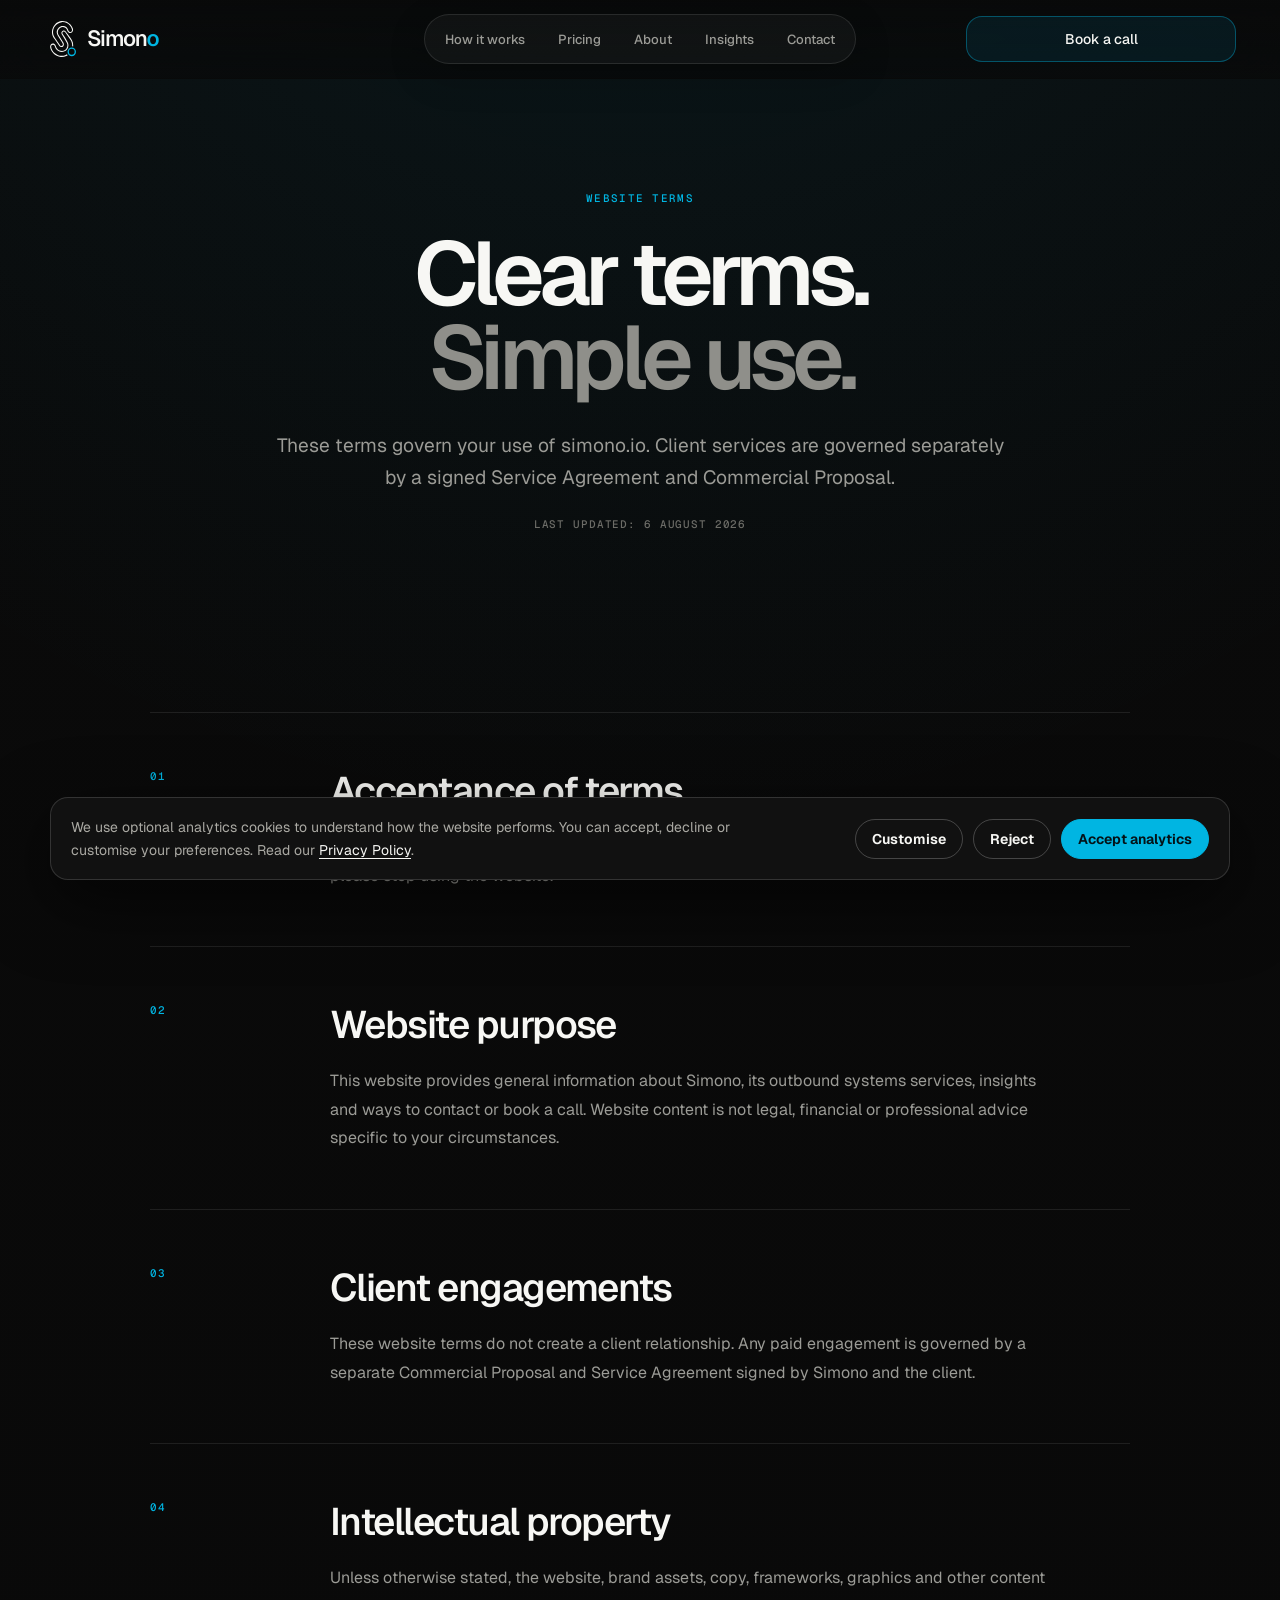
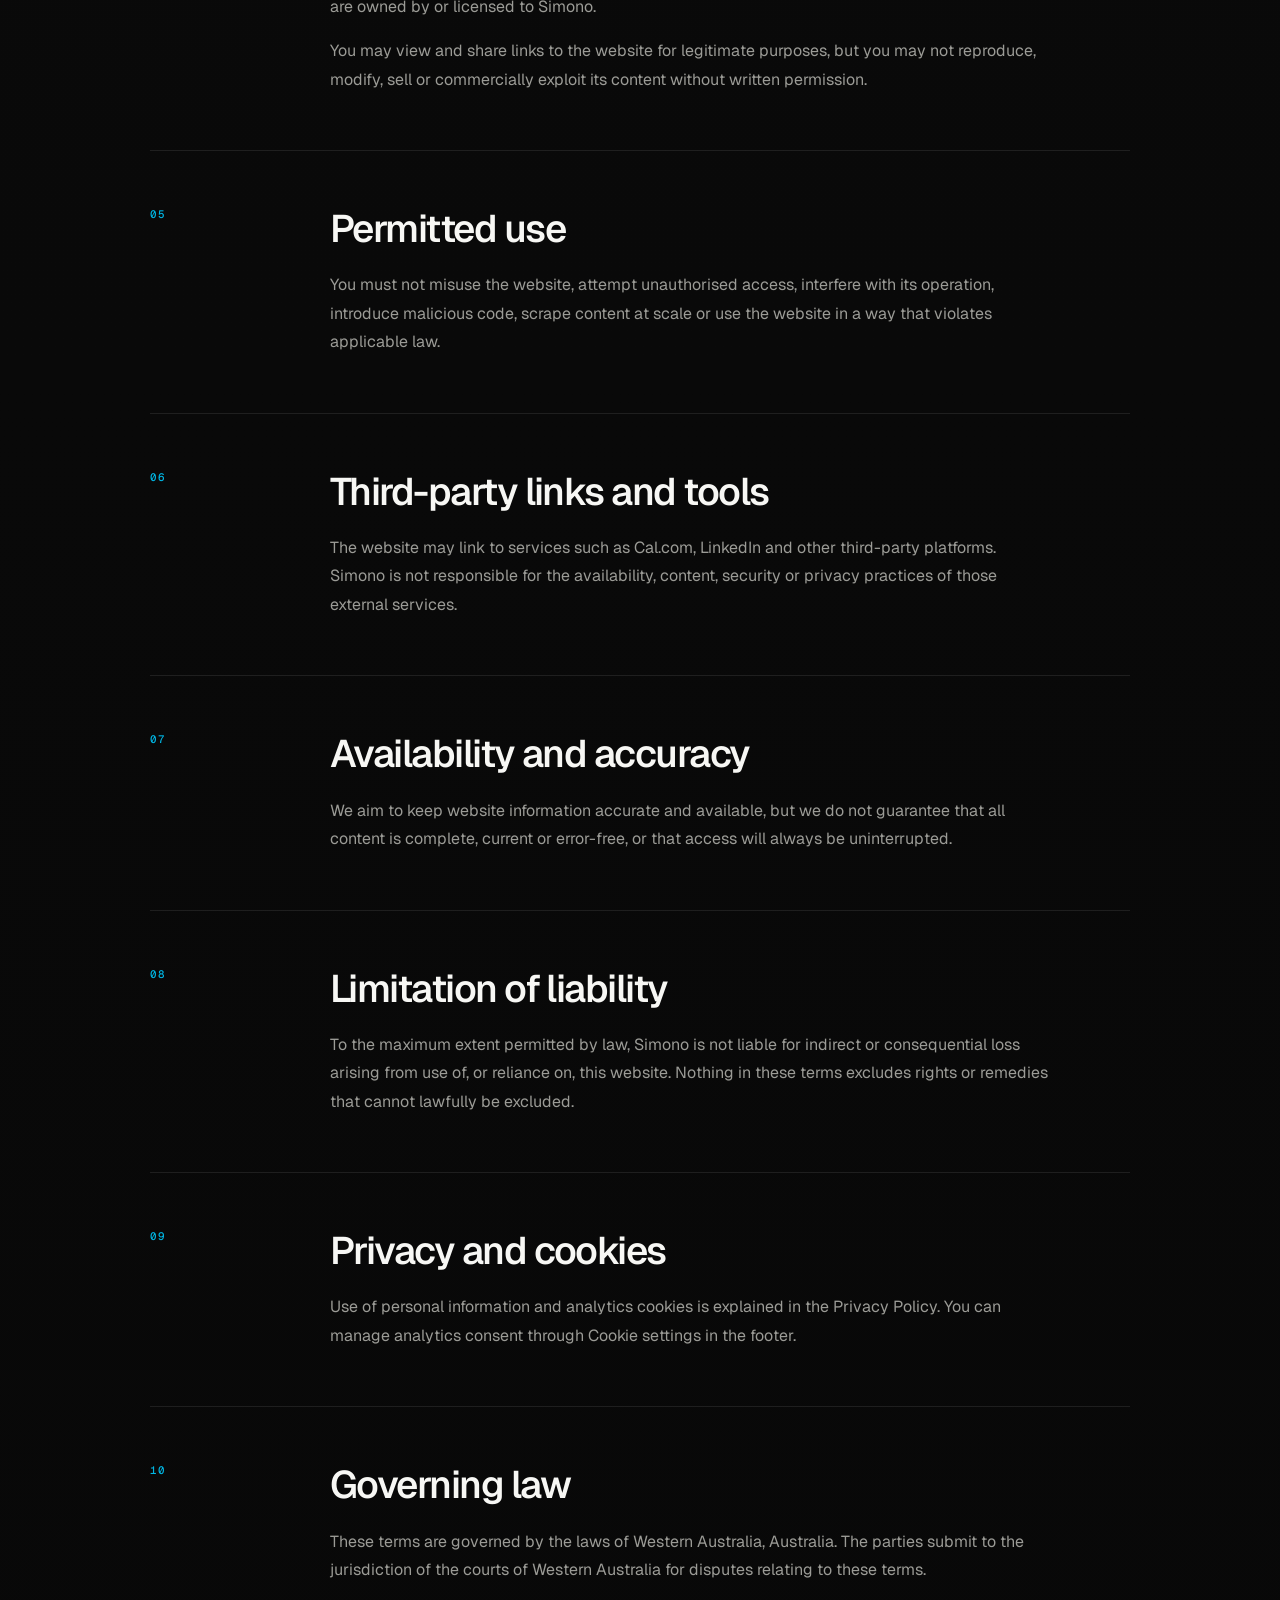
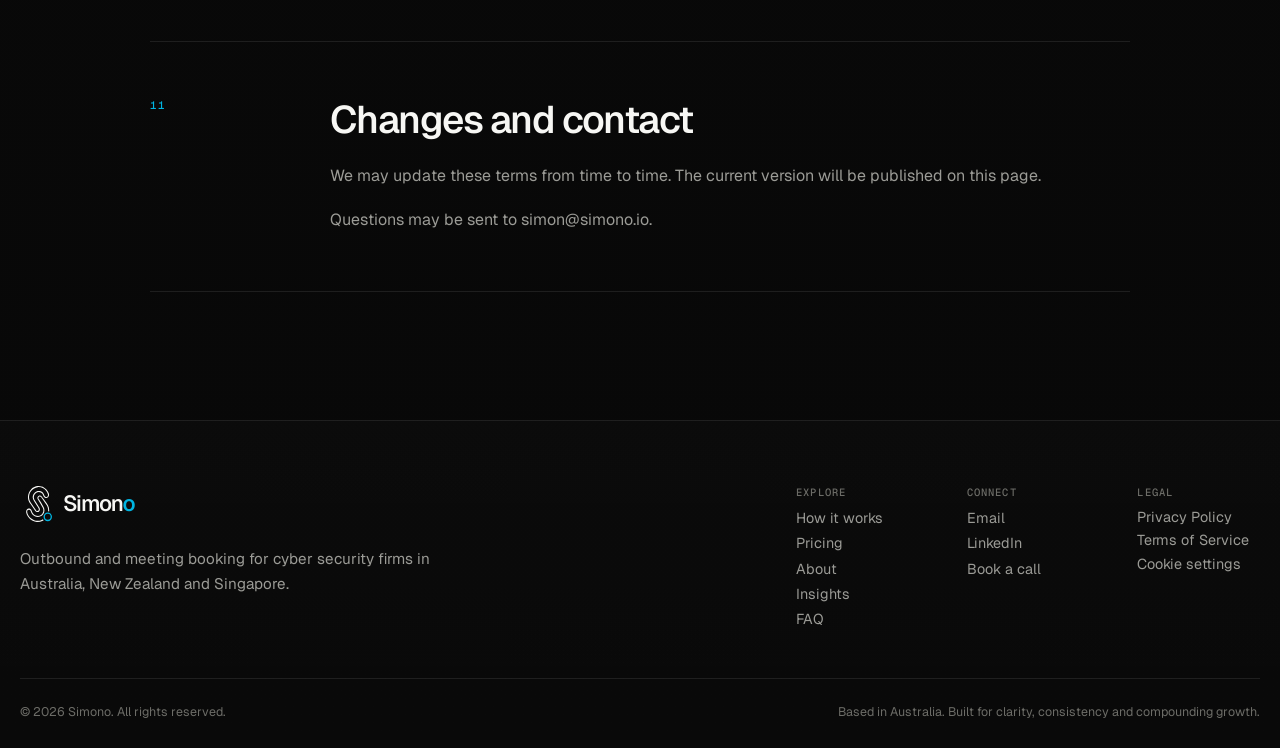
<file: terms-of-service.html>
<!DOCTYPE html>

<html lang="en">
<head>
<meta charset="utf-8"/>
<meta content="width=device-width,initial-scale=1" name="viewport"/>
<title>Terms of Service | Simono</title>
    <!-- Simono favicon pack -->
    <link rel="icon" href="/favicon.ico" sizes="any">
    <link rel="icon" type="image/svg+xml" href="/favicon.svg">
    <link rel="icon" type="image/png" sizes="48x48" href="/favicon-48x48.png">
    <link rel="icon" type="image/png" sizes="96x96" href="/favicon-96x96.png">
    <link rel="apple-touch-icon" sizes="180x180" href="/apple-touch-icon.png">
    <link rel="manifest" href="/site.webmanifest">
    <meta name="theme-color" content="#090909">

<meta content="Terms governing use of the Simono website, its content and third-party links." name="description"/>
<link href="https://www.simono.io/terms-of-service" rel="canonical"/>
<meta content="website" property="og:type"/>
<meta content="Terms of Service | Simono" property="og:title"/>
<meta content="Terms governing use of the Simono website, its content and third-party links." property="og:description"/>
<meta content="https://www.simono.io/terms-of-service" property="og:url"/>
<meta content="https://www.simono.io/assets/simono-og.png" property="og:image"/>
<meta content="summary_large_image" name="twitter:card"/>
<meta content="Terms of Service | Simono" name="twitter:title"/>
<meta content="Terms governing use of the Simono website, its content and third-party links." name="twitter:description"/>
<meta content="https://www.simono.io/assets/simono-og.png" name="twitter:image"/>
<link href="https://fonts.googleapis.com/css2?family=Geist:wght@400;500;600&amp;family=Geist+Mono:wght@400;500&amp;display=swap" rel="stylesheet"/><noscript><link href="https://fonts.googleapis.com/css2?family=Geist:wght@400;500;600&amp;family=Geist+Mono:wght@400;500&amp;display=swap" rel="stylesheet"/></noscript><link href="https://fonts.googleapis.com/css2?family=Geist:wght@400;500;600&amp;family=Geist+Mono:wght@400;500&amp;display=swap" media="print" onload="this.media = 'all'" rel="stylesheet"/><link as="style" href="https://fonts.googleapis.com/css2?family=Geist:wght@400;500;600&amp;family=Geist+Mono:wght@400;500&amp;display=swap" rel="preload"/><link crossorigin="" href="https://fonts.gstatic.com" rel="preconnect"/><link href="https://fonts.googleapis.com" rel="preconnect"/><style>
      :root {
        --bg: #090909;
        --surface: #111;
        --text: #f7f7f4;
        --muted: #9b9b96;
        --muted-2: #6c6c67;
        --accent: #00b5e2;
        --line: rgba(255, 255, 255, 0.09);
        --line-strong: rgba(255, 255, 255, 0.15);
        --max: 1240px;
        --ease: cubic-bezier(0.22, 0.61, 0.36, 1);
      }
      * {
        box-sizing: border-box;
        margin: 0;
        padding: 0;
      }
      html {
        scroll-behavior: smooth;
        background: var(--bg);
      }
      body {
        min-height: 100%;
        overflow-x: hidden;
        color: var(--text);
        background:
          radial-gradient(
            circle at 50% -10%,
            rgba(0, 181, 226, 0.09),
            transparent 28%
          ),
          linear-gradient(180deg, #0a0a0a, #080808);
        font-family:
          "Geist",
          Inter,
          -apple-system,
          BlinkMacSystemFont,
          "Segoe UI",
          sans-serif;
        -webkit-font-smoothing: antialiased;
      }
      a {
        color: inherit;
        text-decoration: none;
      }
      .container {
        width: min(var(--max), calc(100% - 48px));
        margin: auto;
      }
      .nav {
        position: fixed;
        inset: 0 0 auto;
        z-index: 100;
        background: rgba(9, 9, 9, 0.84);
        border-bottom: 1px solid rgba(255, 255, 255, 0.07);
        backdrop-filter: blur(16px);
      }
      .nav-inner {
        min-height: 72px;
        display: grid;
        grid-template-columns: 220px minmax(0, 1fr) 290px;
        align-items: center;
        gap: 24px;
      }
      .brand {
        display: inline-flex;
        align-items: center;
        gap: 8px;
        width: max-content;
      }
      .simono-v3-mark {
        display: block;
        width: auto;
        height: 24px;
        object-fit: contain;
      }
      .simono-v3-wordmark {
        font-size: 21px;
        font-weight: 500;
        letter-spacing: -0.045em;
      }
      .simono-v3-o {
        color: var(--accent);
      }
      .nav-links {
        display: flex;
        justify-content: center;
        gap: 32px;
        color: var(--muted);
        font-size: 0.88rem;
      }
      .nav-links a:hover {
        color: var(--text);
      }
      .button {
        display: inline-flex;
        align-items: center;
        justify-content: center;
        min-height: 46px;
        padding: 0 18px;
        border: 1px solid rgba(0, 181, 226, 0.38);
        border-radius: 16px;
        background: rgba(0, 181, 226, 0.09);
        font-size: 0.88rem;
        transition: 0.25s var(--ease);
      }
      .button:hover {
        transform: translateY(-2px);
        background: rgba(0, 181, 226, 0.15);
        border-color: var(--accent);
      }
      .nav-cta {
        justify-self: end;
        width: 270px;
      }
      .menu {
        display: none;
        width: 44px;
        height: 44px;
        border: 1px solid var(--line);
        border-radius: 11px;
        background: var(--surface);
        color: var(--text);
      }
      .faq-hero {
        min-height: 610px;
        padding: 164px 0 90px;
        display: flex;
        align-items: center;
        text-align: center;
      }
      .faq-hero .container {
        display: flex;
        flex-direction: column;
        align-items: center;
      }
      .eyebrow {
        color: var(--accent);
        font:
          500 0.68rem "Geist Mono",
          monospace;
        letter-spacing: 0.12em;
        text-transform: uppercase;
      }
      .faq-title {
        max-width: 1000px;
        margin: 26px auto 0;
        text-align: center;
        font-size: clamp(3.6rem, 7vw, 7.2rem);
        font-weight: 600;
        letter-spacing: -0.068em;
        line-height: 0.94;
      }
      .faq-title span {
        display: block;
        color: #8f8f8a;
      }
      .intro {
        max-width: 760px;
        margin: 30px auto 0;
        color: var(--muted);
        font-size: clamp(1.05rem, 1.5vw, 1.25rem);
        line-height: 1.7;
        text-align: center;
      }
      .faq-section {
        padding: 40px 0 140px;
      }
      .faq-shell {
        max-width: 980px;
        margin: 0 auto;
      }
      .faq-category {
        display: grid;
        grid-template-columns: 190px 1fr;
        gap: 54px;
        padding: 54px 0;
        border-top: 1px solid var(--line);
      }
      .faq-category:last-child {
        border-bottom: 1px solid var(--line);
      }
      .category-label {
        color: var(--accent);
        font:
          500 0.68rem "Geist Mono",
          monospace;
        letter-spacing: 0.11em;
        text-transform: uppercase;
      }
      .faq-list {
        border-top: 1px solid var(--line);
      }
      .faq-item {
        border-bottom: 1px solid var(--line);
      }
      .faq-item summary {
        list-style: none;
        cursor: pointer;
        display: flex;
        align-items: center;
        justify-content: space-between;
        gap: 24px;
        padding: 26px 0;
        font-size: clamp(1.12rem, 1.7vw, 1.35rem);
        font-weight: 500;
      }
      .faq-item summary::-webkit-details-marker {
        display: none;
      }
      .faq-item summary::after {
        content: "+";
        color: var(--accent);
        font-size: 1.6rem;
        font-weight: 300;
        transition: transform 0.25s;
      }
      .faq-item[open] summary::after {
        transform: rotate(45deg);
      }
      .faq-answer {
        max-width: 760px;
        padding: 0 44px 28px 0;
        color: var(--muted);
        font-size: 1rem;
        line-height: 1.75;
      }
      .contact-wrap {
        padding: 130px 0 145px;
        text-align: center;
      }
      .contact-title {
        max-width: 900px;
        margin: auto;
        font-size: clamp(3rem, 5.7vw, 5.8rem);
        font-weight: 600;
        letter-spacing: -0.058em;
        line-height: 0.98;
      }
      .contact-title span {
        display: block;
        color: var(--muted);
      }
      .contact-wrap .button {
        margin-top: 34px;
      }

      /* Shared production footer */
      .footer,
      .site-footer {
        padding: 0 !important;
        border-top: 1px solid rgba(255, 255, 255, 0.09) !important;
        background: linear-gradient(
          180deg,
          rgba(255, 255, 255, 0.012),
          rgba(255, 255, 255, 0.004)
        ) !important;
      }
      .footer-v4 {
        padding: 64px 0 28px !important;
      }
      .footer-v4-main {
        display: grid !important;
        grid-template-columns: 1.2fr 0.8fr !important;
        gap: 80px !important;
        align-items: start !important;
        padding-bottom: 48px !important;
      }
      .footer-v4-brand p {
        max-width: 420px !important;
        margin-top: 18px !important;
        color: #9b9b96 !important;
        font-size: 0.95rem !important;
        line-height: 1.65 !important;
      }
      .footer-v4-links {
        display: grid !important;
        grid-template-columns: repeat(2, max-content) !important;
        justify-content: end !important;
        gap: 48px !important;
      }
      .footer-v4-links div {
        display: grid !important;
        gap: 6px !important;
      }
      .footer-v4-links span {
        margin-bottom: 4px !important;
        color: #6c6c67 !important;
        font:
          500 0.66rem "Geist Mono",
          monospace !important;
        letter-spacing: 0.11em !important;
        text-transform: uppercase !important;
      }
      .footer-v4-links a {
        color: #9b9b96 !important;
        font-size: 0.9rem !important;
        line-height: 1.35 !important;
        text-decoration: none !important;
        transition: 0.2s ease !important;
      }
      .footer-v4-links a:hover {
        color: #f7f7f4 !important;
      }
      .footer-v4-bottom {
        display: flex !important;
        justify-content: space-between !important;
        gap: 24px !important;
        padding-top: 24px !important;
        border-top: 1px solid rgba(255, 255, 255, 0.09) !important;
        color: #6c6c67 !important;
        font-size: 0.78rem !important;
      }
      .footer-v4 .brand {
        display: inline-flex !important;
        align-items: center !important;
        gap: 7px !important;
        text-decoration: none !important;
      }
      .footer-v4 .simono-v3-wordmark {
        font-family:
          "Geist",
          Inter,
          -apple-system,
          BlinkMacSystemFont,
          "Segoe UI",
          sans-serif !important;
        font-size: 19px !important;
        font-weight: 500 !important;
        letter-spacing: -0.045em !important;
        color: #f7f7f4 !important;
      }
      .footer-v4 .simono-v3-o {
        color: #00b5e2 !important;
      }
      @media (max-width: 760px) {
        .footer-v4-main {
          grid-template-columns: 1fr !important;
          gap: 42px !important;
        }
        .footer-v4-links {
          justify-content: start !important;
          gap: 28px !important;
        }
        .footer-v4-bottom {
          flex-direction: column !important;
        }
      }

      @media (max-width: 1050px) {
        .nav-inner {
          display: flex;
          justify-content: space-between;
        }
        .nav-links,
        .nav-cta {
          display: none;
        }
        .menu {
          display: grid;
          place-items: center;
        }
        .faq-category {
          grid-template-columns: 1fr;
          gap: 22px;
        }
      }
      @media (max-width: 760px) {
        .container {
          width: min(var(--max), calc(100% - 28px));
        }
        .faq-hero {
          min-height: 520px;
          padding: 125px 0 72px;
        }
        .faq-title {
          font-size: clamp(3.1rem, 14vw, 5rem);
        }
        .faq-section {
          padding-bottom: 100px;
        }
        .faq-category {
          padding: 40px 0;
        }
        .faq-item summary {
          padding: 22px 0;
        }
        .faq-answer {
          padding-right: 8px;
        }
        .contact-wrap {
          padding: 100px 0;
        }
      }

      /* Footer connect links tightened */
      .footer-v4-links > div:last-child {
        align-content: start !important;
        gap: 6px !important;
      }
      .footer-v4-links > div:last-child a {
        line-height: 1.2 !important;
        margin: 0 !important;
        padding: 0 !important;
      }

      /* Simono brand lockup — final proportions */
      .nav .brand,
      .footer-v4 .brand,
      .footer .brand {
        gap: 4px !important;
        display: inline-flex !important;
        align-items: center !important;
      }
      .simono-v3-mark {
        width: 52px !important;
        height: 52px !important;
        object-fit: contain !important;
        flex: 0 0 52px !important;
        filter: none !important;
        margin: 0 !important;
      }
      .simono-v3-wordmark {
        font-size: 22px !important;
        font-weight: 560 !important;
        line-height: 1 !important;
        letter-spacing: -0.052em !important;
        color: #f7f7f4 !important;
        transform: translateY(-0.5px);
      }
      .simono-v3-o {
        color: #00b5e2 !important;
      }
      .footer-v4 .simono-v3-mark,
      .footer .simono-v3-mark {
        width: 45px !important;
        height: 45px !important;
        flex-basis: 45px !important;
      }
      .footer-v4 .simono-v3-wordmark,
      .footer .simono-v3-wordmark {
        font-size: 20px !important;
      }
      @media (max-width: 1050px) {
        .simono-v3-mark {
          width: 47px !important;
          height: 47px !important;
          flex-basis: 47px !important;
        }
        .simono-v3-wordmark {
          font-size: 21px !important;
        }
      }
      @media (max-width: 720px) {
        .nav .brand,
        .footer-v4 .brand,
        .footer .brand {
          gap: 3px !important;
        }
        .simono-v3-mark {
          width: 43px !important;
          height: 43px !important;
          flex-basis: 43px !important;
        }
        .simono-v3-wordmark {
          font-size: 19px !important;
        }
        .footer-v4 .simono-v3-mark,
        .footer .simono-v3-mark {
          width: 39px !important;
          height: 39px !important;
          flex-basis: 39px !important;
        }
        .footer-v4 .simono-v3-wordmark,
        .footer .simono-v3-wordmark {
          font-size: 18px !important;
        }
      }

      /* Simono brand lockup — optically cropped and identical in nav/footer */
      .nav .brand,
      .footer-v4 .brand,
      .footer .brand {
        display: inline-flex !important;
        align-items: center !important;
        justify-content: flex-start !important;
        gap: 5px !important;
        width: max-content !important;
      }
      .simono-v3-mark,
      .footer-v4 .simono-v3-mark,
      .footer .simono-v3-mark {
        width: 38px !important;
        height: 38px !important;
        flex: 0 0 38px !important;
        object-fit: contain !important;
        margin: 0 !important;
      }
      .simono-v3-wordmark,
      .footer-v4 .simono-v3-wordmark,
      .footer .simono-v3-wordmark {
        font-size: 22px !important;
        font-weight: 560 !important;
        line-height: 1 !important;
        letter-spacing: -0.052em !important;
        transform: translateY(-0.5px) !important;
      }
      .footer-v4-brand p {
        margin-left: 0 !important;
        padding-left: 0 !important;
      }
      @media (max-width: 1050px) {
        .simono-v3-mark,
        .footer-v4 .simono-v3-mark,
        .footer .simono-v3-mark {
          width: 33px !important;
          height: 33px !important;
          flex-basis: 33px !important;
        }
        .simono-v3-wordmark,
        .footer-v4 .simono-v3-wordmark,
        .footer .simono-v3-wordmark {
          font-size: 21px !important;
        }
      }
      @media (max-width: 720px) {
        .nav .brand,
        .footer-v4 .brand,
        .footer .brand {
          gap: 4px !important;
        }
        .simono-v3-mark,
        .footer-v4 .simono-v3-mark,
        .footer .simono-v3-mark {
          width: 30px !important;
          height: 30px !important;
          flex-basis: 30px !important;
        }
        .simono-v3-wordmark,
        .footer-v4 .simono-v3-wordmark,
        .footer .simono-v3-wordmark {
          font-size: 19px !important;
        }
      }

      .footer-tagline {
        max-width: 300px;
        margin-top: 18px;
        color: rgba(244, 244, 242, 0.68);
        font-size: 0.875rem;
        line-height: 1.6;
      }
      @media (max-width: 700px) {
        .footer-tagline {
          max-width: 280px;
          font-size: 0.8125rem;
        }
      }
    
.footer-v4-links button[data-cookie-settings]{display:block;-webkit-appearance:none;appearance:none;background:none;border:0;padding:0;margin:0;color:#9b9b96;font-family:"Geist",sans-serif;font-size:.9rem;font-weight:400;line-height:1.35;letter-spacing:normal;text-align:left;text-decoration:none;cursor:pointer;transition:color .2s ease}.footer-v4-links button[data-cookie-settings]:hover{color:#f7f7f4}.footer-v4-links{grid-template-columns:repeat(3,minmax(120px,1fr))!important}@media(max-width:760px){.footer-v4-links{grid-template-columns:1fr 1fr!important}.footer-v4-links>div:last-child{grid-column:1/-1}}
</style>
<script type="application/json" data-legacy-faq-schema="removed">
      {
        "@context": "https://schema.org",
        "@type": "FAQPage",
        "mainEntity": [
          {
            "@type": "Question",
            "name": "Who do you work with?",
            "acceptedAnswer": {
              "@type": "Answer",
              "text": "Simono works only with cyber security firms, mainly founder-led services firms in Australia, New Zealand and Singapore. The best fit is a firm with a strong offer that relies on referrals today and wants a more predictable way to reach CISOs, CIOs and IT directors."
            }
          },
          {
            "@type": "Question",
            "name": "What makes Simono different from a traditional lead generation agency?",
            "acceptedAnswer": {
              "@type": "Answer",
              "text": "Simono does not simply deliver lists or run isolated campaigns. We find organisations with a live reason to buy security, dig deeper by contacting companies ourselves, reach the right decision-maker by phone, email and LinkedIn, and book qualified meetings in your calendar, with a weekly report on what's working."
            }
          },
          {
            "@type": "Question",
            "name": "Is outbound still effective?",
            "acceptedAnswer": {
              "@type": "Answer",
              "text": "Yes, but generic high-volume outreach is not. Effective outbound depends on relevant targeting, credible positioning, strong deliverability, useful messaging and disciplined follow-up. When those elements work together, outbound can create a consistent source of qualified conversations."
            }
          },
          {
            "@type": "Question",
            "name": "Why do you specialise in cyber security?",
            "acceptedAnswer": {
              "@type": "Answer",
              "text": "Cyber buyers act on real events: a breach, a new CISO, a regulator's deadline. Our process is built to find those triggers and reach the right person while the need is live. Simono's background in IT consulting and business development helps translate technical capabilities into clear commercial value for CISOs, CIOs, IT directors and other senior buyers."
            }
          },
          {
            "@type": "Question",
            "name": "How long does it take to start?",
            "acceptedAnswer": {
              "@type": "Answer",
              "text": "Within a week. After a short kick-off, calls and LinkedIn start straight away, and email joins once your domains are warm (around weeks 3 to 4). There is no minimum term: you can stop any time with 14 days' notice."
            }
          },
          {
            "@type": "Question",
            "name": "Do you guarantee meetings?",
            "acceptedAnswer": {
              "@type": "Answer",
              "text": "You only pay for qualified meetings that happen: a decision-maker with the agreed job titles, from a company in your ideal client profile, who shows up. Your first meeting is free, and if no qualified meeting happens within 30 days of receiving your ideal client profile and calendar access, you can stop with nothing to pay."
            }
          },
          {
            "@type": "Question",
            "name": "We already have an SDR team. Can you still help?",
            "acceptedAnswer": {
              "@type": "Answer",
              "text": "Yes. Simono can add a steady flow of researched accounts and booked meetings alongside your team, or cover the markets and segments your team doesn't have time for."
            }
          },
          {
            "@type": "Question",
            "name": "Which outbound channels do you use?",
            "acceptedAnswer": {
              "@type": "Answer",
              "text": "Depending on the market and engagement, the system can combine email, LinkedIn and telephone outreach. The channel mix is selected around the buyer, sales cycle and offer rather than forcing every company into the same sequence."
            }
          },
          {
            "@type": "Question",
            "name": "Can you work internationally?",
            "acceptedAnswer": {
              "@type": "Answer",
              "text": "Simono focuses on Australia, New Zealand and Singapore. Targeting, messaging and timing are built around how buyers in these markets work, including the anti-spam and telemarketing rules of each market, such as Australia's Spam Act and Do Not Call Register."
            }
          },
          {
            "@type": "Question",
            "name": "What happens during the first month?",
            "acceptedAnswer": {
              "@type": "Answer",
              "text": "A kick-off call on your services, ideal clients and markets, target accounts built from live triggers, and a call script and messages approved by you. Calls and LinkedIn start in week 1, email joins around weeks 3 to 4 once your domains are warm, and the first meetings land in your calendar with notes."
            }
          }
        ]
      }
    </script>
<style>
      .legal-hero{min-height:650px}.legal-updated{margin-top:22px;color:var(--muted-2);font:500 .68rem "Geist Mono",monospace;letter-spacing:.08em;text-transform:uppercase}
      .legal-section{padding-top:0}.legal-category{grid-template-columns:110px 1fr;gap:70px}.legal-copy{max-width:760px}.legal-copy h2{font-size:clamp(1.75rem,3vw,2.5rem);font-weight:560;letter-spacing:-.04em;line-height:1.1;margin-bottom:22px}.legal-copy p{color:var(--muted);font-size:1rem;line-height:1.78;margin-top:16px}.legal-copy p:first-of-type{margin-top:0}
      .footer-v4-links{grid-template-columns:repeat(3,max-content)!important}.footer-cookie-link{appearance:none;border:0;background:none;color:#9b9b96!important;font:inherit!important;font-size:.9rem!important;line-height:1.35!important;text-align:left;cursor:pointer;padding:0!important;transition:.2s ease!important}.footer-cookie-link:hover{color:#f7f7f4!important}
      @media(max-width:760px){.legal-hero{min-height:560px}.legal-category{grid-template-columns:1fr;gap:18px}.footer-v4-links{grid-template-columns:repeat(2,max-content)!important}.footer-v4-links>div:last-child{grid-column:1/-1}}
    </style><style>@media(max-width:1050px){.nav-links.mobile-open{display:flex!important;position:absolute;top:72px;left:14px;right:14px;flex-direction:column;gap:0;padding:12px;background:#111;border:1px solid var(--line);border-radius:16px;box-shadow:0 20px 50px rgba(0,0,0,.4)}.nav-links.mobile-open a{padding:13px 14px;border-radius:10px}.nav-links.mobile-open a:hover{background:rgba(255,255,255,.04)}}</style><style>
/* v2.7 — exact Home brand/font/alignment overrides */
html, body { font-family: "Geist", Arial, sans-serif !important; }
.nav .container, .footer .container, .footer-v4 .container { width: min(100% - 40px, 1240px) !important; margin-inline: auto !important; }
.nav-inner { min-height: 72px !important; display: grid !important; grid-template-columns: 220px minmax(0, 1fr) 290px !important; align-items: center !important; gap: 24px !important; }
.nav .brand, .footer-v4 .brand, .footer .brand { display:inline-flex !important; align-items:center !important; justify-content:flex-start !important; gap:5px !important; width:max-content !important; min-width:0 !important; margin:0 !important; padding:0 !important; transform:none !important; text-decoration:none !important; white-space:nowrap !important; }
.simono-v3-mark, .footer-v4 .simono-v3-mark, .footer .simono-v3-mark { display:block !important; width:38px !important; height:38px !important; flex:0 0 38px !important; max-width:none !important; object-fit:contain !important; margin:0 !important; filter:none !important; }
.simono-v3-wordmark, .footer-v4 .simono-v3-wordmark, .footer .simono-v3-wordmark { display:inline !important; margin:0 !important; padding:0 !important; font-family:"Geist","Inter",-apple-system,BlinkMacSystemFont,"Segoe UI",sans-serif !important; font-size:22px !important; font-weight:560 !important; font-style:normal !important; line-height:1 !important; letter-spacing:-0.052em !important; color:#f7f7f4 !important; transform:translateY(-0.5px) !important; -webkit-font-smoothing:antialiased !important; -moz-osx-font-smoothing:grayscale !important; text-rendering:geometricPrecision !important; }
.simono-v3-o { display:inline !important; color:#00b5e2 !important; font:inherit !important; line-height:inherit !important; letter-spacing:inherit !important; vertical-align:baseline !important; }
.nav-links { justify-self:center !important; }
.nav-cta, .nav-inner > a.button { justify-self:end !important; }
.footer-v4-brand p { margin-left:0 !important; padding-left:0 !important; }
@media (max-width:1050px){ .nav-inner{display:flex !important; min-height:68px !important;} .simono-v3-mark,.footer-v4 .simono-v3-mark,.footer .simono-v3-mark{width:33px !important;height:33px !important;flex-basis:33px !important;} .simono-v3-wordmark,.footer-v4 .simono-v3-wordmark,.footer .simono-v3-wordmark{font-size:21px !important;} }
@media (max-width:720px){ .nav .container,.footer .container,.footer-v4 .container{width:min(100% - 28px,1240px) !important;} .nav-inner{min-height:64px !important;} .nav .brand,.footer-v4 .brand,.footer .brand{gap:4px !important;} .simono-v3-mark,.footer-v4 .simono-v3-mark,.footer .simono-v3-mark{width:30px !important;height:30px !important;flex-basis:30px !important;} .simono-v3-wordmark,.footer-v4 .simono-v3-wordmark,.footer .simono-v3-wordmark{font-size:19px !important;} }
</style><style id="exact-home-nav-footer-css">:root {
        --bg: #090909;
        --bg-2: #0d0d0d;
        --surface: #111;
        --surface-2: #151515;
        --text: #f7f7f4;
        --muted: #9b9b96;
        --muted-2: #6c6c67;
        --accent: #00b5e2;
        --accent-soft: rgba(0, 181, 226, 0.1);
        --line: rgba(255, 255, 255, 0.09);
        --line-strong: rgba(255, 255, 255, 0.15);
        --max: 1240px;
        --ease: cubic-bezier(0.22, 0.61, 0.36, 1);
      }* {
        box-sizing: border-box;
        margin: 0;
        padding: 0;
      }html {
        scroll-behavior: smooth;
        background: var(--bg);
      }body {
        min-height: 100%;
        overflow-x: hidden;
        color: var(--text);
        background:
          radial-gradient(
            circle at 50% -10%,
            rgba(0, 181, 226, 0.09),
            transparent 28%
          ),
          linear-gradient(180deg, #0a0a0a, #080808);
        font-family: "Geist", Arial, sans-serif;
        -webkit-font-smoothing: antialiased;
      }.container {
        width: min(var(--max), calc(100% - 48px));
        margin: auto;
      }.nav {
        position: fixed;
        inset: 0 0 auto;
        z-index: 100;
        transition: 0.3s ease;
      }.nav.scrolled {
        background: rgba(9, 9, 9, 0.78);
        backdrop-filter: blur(18px);
        border-bottom: 1px solid var(--line);
      }.nav-inner {
        height: 78px;
        display: flex;
        align-items: center;
        justify-content: space-between;
        gap: 28px;
      }.brand {
        display: flex;
        align-items: center;
        gap: 13px;
      }.brand img {
        width: 34px;
        height: 34px;
        object-fit: contain;
        filter: invert(1) hue-rotate(180deg);
      }.brand span {
        font-size: 1rem;
        font-weight: 500;
        letter-spacing: 0.13em;
      }.brand b {
        color: var(--accent);
        font-weight: 500;
      }.nav-links {
        display: flex;
        align-items: center;
        gap: 28px;
        color: var(--muted);
        font-size: 0.88rem;
      }.nav-links a:hover {
        color: var(--text);
      }.button {
        display: inline-flex;
        align-items: center;
        justify-content: center;
        gap: 10px;
        min-height: 50px;
        padding: 0 22px;
        border: 1px solid rgba(0, 181, 226, 0.38);
        border-radius: 12px;
        background: rgba(0, 181, 226, 0.09);
        color: var(--text);
        font-size: 0.9rem;
        font-weight: 500;
        cursor: pointer;
        transition:
          transform 0.25s var(--ease),
          background 0.25s,
          border-color 0.25s;
      }.button:hover {
        transform: translateY(-2px);
        background: rgba(0, 181, 226, 0.15);
        border-color: var(--accent);
      }.button.secondary {
        border-color: var(--line-strong);
        background: rgba(255, 255, 255, 0.025);
        color: var(--muted);
      }.button.secondary:hover {
        color: var(--text);
        background: rgba(255, 255, 255, 0.055);
      }.menu {
        display: none;
        width: 44px;
        height: 44px;
        border: 1px solid var(--line);
        border-radius: 11px;
        background: var(--surface);
        color: var(--text);
      }.offer-card > .button:first-of-type {
        margin-top: auto;
      }.footer {
        padding: 32px 0;
        border-top: 1px solid var(--line);
      }.footer-inner {
        display: grid;
        grid-template-columns: 1fr auto 1fr;
        align-items: center;
        gap: 20px;
      }.footer-center {
        color: var(--muted-2);
        font-size: 0.8rem;
      }.footer-links {
        justify-self: end;
        display: flex;
        gap: 20px;
        color: var(--muted);
        font-size: 0.82rem;
      }@media (max-width: 1050px) {.nav-links,
        .nav .button {
          display: none;
        }.menu {
          display: grid;
          place-items: center;
        }}@media (max-width: 760px) {.container {
          width: min(var(--max), calc(100% - 28px));
        }.footer-inner {
          grid-template-columns: 1fr;
          justify-items: start;
        }.footer-links {
          justify-self: start;
        }}@media (prefers-reduced-motion: reduce) {* {
          scroll-behavior: auto !important;
          animation: none !important;
          transition: none !important;
        }}:root {
        --accent: #00b5e2 !important;
        --accent-soft: rgba(0, 181, 226, 0.1) !important;
      }.nav {
        padding: 0 !important;
        background: rgba(9, 9, 9, 0.84) !important;
        border-bottom: 1px solid rgba(255, 255, 255, 0.07) !important;
        backdrop-filter: blur(16px) saturate(125%) !important;
        -webkit-backdrop-filter: blur(16px) saturate(125%) !important;
      }.nav.scrolled {
        background: rgba(9, 9, 9, 0.94) !important;
      }.nav .container {
        width: min(1240px, calc(100% - 48px)) !important;
        padding: 0 !important;
      }.nav-inner {
        min-height: 72px !important;
        display: grid !important;
        grid-template-columns: 220px minmax(0, 1fr) 220px !important;
        align-items: center !important;
        gap: 24px !important;
      }.nav .brand,
      .footer .brand {
        display: inline-flex !important;
        align-items: center !important;
        justify-content: flex-start !important;
        width: max-content !important;
        min-width: 0 !important;
        margin: 0 !important;
        padding: 0 !important;
        gap: 8px !important;
        transform: none !important;
        text-decoration: none !important;
        white-space: nowrap !important;
      }.simono-v3-mark {
        display: block !important;
        width: auto !important;
        height: 32px !important;
        max-width: none !important;
        flex: 0 0 auto !important;
        object-fit: contain !important;
        filter: none !important;
      }.simono-v3-wordmark {
        display: inline !important;
        margin: 0 !important;
        padding: 0 !important;
        font-family:
          "Geist",
          "Inter",
          -apple-system,
          BlinkMacSystemFont,
          "Segoe UI",
          sans-serif !important;
        font-size: 21px !important;
        font-weight: 500 !important;
        font-style: normal !important;
        line-height: 1 !important;
        letter-spacing: -0.045em !important;
        color: #f7f7f4 !important;
        font-kerning: normal !important;
        font-variant-ligatures: common-ligatures !important;
        -webkit-font-smoothing: antialiased !important;
        -moz-osx-font-smoothing: grayscale !important;
        text-rendering: geometricPrecision !important;
      }.simono-v3-o {
        display: inline !important;
        color: #00b5e2 !important;
        font: inherit !important;
        line-height: inherit !important;
        letter-spacing: inherit !important;
        vertical-align: baseline !important;
      }.nav-links {
        justify-self: center !important;
      }.nav-cta {
        justify-self: end !important;
      }.footer .simono-v3-mark {
        height: 28px !important;
      }.footer .simono-v3-wordmark {
        font-size: 19px !important;
      }.footer .brand {
        gap: 7px !important;
      }@media (max-width: 1050px) {.nav-inner {
          display: flex !important;
          min-height: 68px !important;
        }.simono-v3-mark {
          height: 29px !important;
        }.simono-v3-wordmark {
          font-size: 20px !important;
        }}@media (max-width: 720px) {.nav .container {
          width: min(100% - 28px, 1240px) !important;
        }.nav-inner {
          min-height: 64px !important;
        }.simono-v3-mark {
          height: 27px !important;
        }.simono-v3-wordmark {
          font-size: 18px !important;
        }.footer .simono-v3-mark {
          height: 25px !important;
        }.footer .simono-v3-wordmark {
          font-size: 17px !important;
        }}.nav-inner {
        grid-template-columns: 220px minmax(0, 1fr) 290px !important;
      }.nav-inner > a.button {
        width: 270px !important;
        min-width: 270px !important;
        max-width: 270px !important;
        height: 46px !important;
        min-height: 46px !important;
        padding: 0 18px !important;
        border-radius: 16px !important;
        display: inline-flex !important;
        align-items: center !important;
        justify-content: center !important;
        justify-self: end !important;
        flex: 0 0 270px !important;
        white-space: nowrap !important;
        word-break: normal !important;
        overflow-wrap: normal !important;
        flex-wrap: nowrap !important;
        font-size: 14px !important;
        line-height: 1 !important;
        text-align: center !important;
      }@media (max-width: 1050px) {.nav-inner > a.button {
          width: 250px !important;
          min-width: 250px !important;
          max-width: 250px !important;
          flex-basis: 250px !important;
          font-size: 13px !important;
        }}.nav {
        display: flex !important;
        justify-content: center !important;
      }.nav .container {
        max-width: 1240px !important;
        width: min(1240px, calc(100% - 64px)) !important;
        margin: 0 auto !important;
        padding: 0 12px !important;
      }.nav-inner {
        grid-template-columns: 220px 1fr 270px !important;
        align-items: center !important;
      }.nav-links {
        display: flex !important;
        justify-content: center !important;
        gap: 32px !important;
      }@media (max-width: 1050px) {.nav .container {
          width: min(100% - 32px, 1240px) !important;
        }}.footer {
        padding: 0;
        border-top: 1px solid var(--line);
        background: linear-gradient(
          180deg,
          rgba(255, 255, 255, 0.012),
          rgba(255, 255, 255, 0.004)
        );
      }.footer-v4 {
        padding: 64px 0 28px;
      }.footer-v4-main {
        display: grid;
        grid-template-columns: minmax(0, 1fr) auto;
        gap: 40px;
        align-items: start;
        padding-bottom: 48px;
      }.footer-v4-brand p {
        max-width: 420px;
        margin-top: 18px;
        color: var(--muted);
        font-size: 0.95rem;
        line-height: 1.65;
      }.footer-v4-links {
        display: grid;
        grid-template-columns: repeat(2, max-content);
        gap: 28px;
        align-items: start;
      }.footer-v4-links div {
        display: grid;
        gap: 6px;
      }.footer-v4-links span {
        margin-bottom: 4px;
        color: var(--muted-2);
        font: 500 0.66rem "Geist Mono";
        letter-spacing: 0.11em;
        text-transform: uppercase;
      }.footer-v4-links a {
        color: var(--muted);
        font-size: 0.9rem;
        transition: 0.2s ease;
      }.footer-v4-links a:hover {
        color: var(--text);
      }.footer-v4-bottom {
        display: flex;
        justify-content: space-between;
        gap: 24px;
        padding-top: 24px;
        border-top: 1px solid var(--line);
        color: var(--muted-2);
        font-size: 0.78rem;
      }@media (max-width: 760px) {.footer-v4-main {
          grid-template-columns: 1fr;
          gap: 42px;
        }.footer-v4-links {
          grid-template-columns: repeat(2, max-content);
          gap: 28px;
        }.footer-v4-bottom {
          flex-direction: column;
        }}@media (max-width: 1050px) {.nav .container {
          width: min(100% - 32px, 1240px) !important;
          padding: 0 !important;
        }.nav-inner {
          position: relative !important;
          display: flex !important;
          justify-content: space-between !important;
          align-items: center !important;
          width: 100% !important;
          min-height: 68px !important;
          gap: 16px !important;
        }.nav-inner > a.button {
          display: none !important;
        }.menu {
          display: grid !important;
          place-items: center !important;
          flex: 0 0 44px !important;
          margin-left: auto !important;
          cursor: pointer !important;
        }.nav-links {
          position: absolute !important;
          top: calc(100% + 10px) !important;
          left: 0 !important;
          right: 0 !important;
          z-index: 120 !important;
          display: grid !important;
          gap: 0 !important;
          padding: 10px !important;
          border: 1px solid var(--line-strong) !important;
          border-radius: 16px !important;
          background: rgba(12, 12, 12, 0.98) !important;
          box-shadow: 0 24px 60px rgba(0, 0, 0, 0.45) !important;
          backdrop-filter: blur(18px) !important;
          -webkit-backdrop-filter: blur(18px) !important;
          opacity: 0 !important;
          visibility: hidden !important;
          transform: translateY(-8px) !important;
          pointer-events: none !important;
          transition:
            opacity 0.2s ease,
            transform 0.2s ease,
            visibility 0.2s ease !important;
        }.nav-links.is-open {
          opacity: 1 !important;
          visibility: visible !important;
          transform: none !important;
          pointer-events: auto !important;
        }.nav-links a {
          display: flex !important;
          align-items: center !important;
          min-height: 48px !important;
          padding: 0 14px !important;
          border-radius: 10px !important;
          color: var(--muted) !important;
        }.nav-links a:hover,
        .nav-links a:focus-visible {
          color: var(--text) !important;
          background: rgba(255, 255, 255, 0.05) !important;
        }}@media (max-width: 760px) {.nav .container {
          width: min(100% - 28px, 1240px) !important;
        }.nav-inner {
          min-height: 64px !important;
        }.button {
          width: 100% !important;
        }.offer-card .button {
          display: flex !important;
        }}.footer-v4-links > div:last-child {
        align-content: start !important;
        gap: 6px !important;
      }.footer-v4-links > div:last-child a {
        line-height: 1.2 !important;
        margin: 0 !important;
        padding: 0 !important;
      }.footer-v4-links button[data-cookie-settings]{display:block;-webkit-appearance:none;appearance:none;background:none;border:0;padding:0;margin:0;color:#9b9b96;font-family:"Geist",sans-serif;font-size:.9rem;font-weight:400;line-height:1.35;letter-spacing:normal;text-align:left;text-decoration:none;cursor:pointer;transition:color .2s ease}.footer-v4-links button[data-cookie-settings]:hover{color:#f7f7f4}.footer-v4-links{grid-template-columns:repeat(3,minmax(120px,1fr))!important}@media(max-width:760px){.footer-v4-links{grid-template-columns:1fr 1fr!important}.footer-v4-links>div:last-child{grid-column:1/-1}}
@media (min-width: 1051px) {.hero > .container {
          min-height: calc(100svh - 72px);
          display: grid;
          grid-template-rows: minmax(0, 1fr) auto;
        }}




.nav .brand,
  .footer-v4 .brand,
  .footer .brand {
    gap: 4px !important;
    display: inline-flex !important;
    align-items: center !important;
  }.simono-v3-mark {
    width: 52px !important;
    height: 52px !important;
    object-fit: contain !important;
    flex: 0 0 52px !important;
    filter: none !important;
    margin: 0 !important;
  }.simono-v3-wordmark {
    font-size: 22px !important;
    font-weight: 560 !important;
    line-height: 1 !important;
    letter-spacing: -0.052em !important;
    color: #f7f7f4 !important;
    transform: translateY(-0.5px);
  }.simono-v3-o {
    color: #00b5e2 !important;
  }.footer-v4 .simono-v3-mark,
  .footer .simono-v3-mark {
    width: 45px !important;
    height: 45px !important;
    flex-basis: 45px !important;
  }.footer-v4 .simono-v3-wordmark,
  .footer .simono-v3-wordmark {
    font-size: 20px !important;
  }@media (max-width: 1050px) {.simono-v3-mark {
      width: 33px !important;
      height: 33px !important;
      flex-basis: 33px !important;
    }.simono-v3-wordmark {
      font-size: 21px !important;
    }}@media (max-width: 720px) {.nav .brand,
    .footer-v4 .brand,
    .footer .brand {
      gap: 3px !important;
    }.simono-v3-mark {
      width: 30px !important;
      height: 30px !important;
      flex-basis: 30px !important;
    }.simono-v3-wordmark {
      font-size: 19px !important;
    }.footer-v4 .simono-v3-mark,
    .footer .simono-v3-mark {
      width: 27px !important;
      height: 27px !important;
      flex-basis: 27px !important;
    }.footer-v4 .simono-v3-wordmark,
    .footer .simono-v3-wordmark {
      font-size: 18px !important;
    }}.nav .brand,
  .footer-v4 .brand,
  .footer .brand {
    display: inline-flex !important;
    align-items: center !important;
    justify-content: flex-start !important;
    gap: 5px !important;
    width: max-content !important;
  }.simono-v3-mark,
  .footer-v4 .simono-v3-mark,
  .footer .simono-v3-mark {
    width: 38px !important;
    height: 38px !important;
    flex: 0 0 38px !important;
    object-fit: contain !important;
    margin: 0 !important;
  }.simono-v3-wordmark,
  .footer-v4 .simono-v3-wordmark,
  .footer .simono-v3-wordmark {
    font-size: 22px !important;
    font-weight: 560 !important;
    line-height: 1 !important;
    letter-spacing: -0.052em !important;
    transform: translateY(-0.5px) !important;
  }.footer-v4-brand p {
    margin-left: 0 !important;
    padding-left: 0 !important;
  }@media (max-width: 1050px) {.simono-v3-mark,
    .footer-v4 .simono-v3-mark,
    .footer .simono-v3-mark {
      width: 33px !important;
      height: 33px !important;
      flex-basis: 33px !important;
    }.simono-v3-wordmark,
    .footer-v4 .simono-v3-wordmark,
    .footer .simono-v3-wordmark {
      font-size: 21px !important;
    }}@media (max-width: 720px) {.nav .brand,
    .footer-v4 .brand,
    .footer .brand {
      gap: 4px !important;
    }.simono-v3-mark,
    .footer-v4 .simono-v3-mark,
    .footer .simono-v3-mark {
      width: 30px !important;
      height: 30px !important;
      flex-basis: 30px !important;
    }.simono-v3-wordmark,
    .footer-v4 .simono-v3-wordmark,
    .footer .simono-v3-wordmark {
      font-size: 19px !important;
    }}.footer-tagline {
    max-width: 300px;
    margin-top: 18px;
    color: rgba(244, 244, 242, 0.68);
    font-size: 0.875rem;
    line-height: 1.6;
  }@media (max-width: 700px) {.footer-tagline {
      max-width: 280px;
      font-size: 0.8125rem;
    }}</style><link rel="stylesheet" href="assets/readability.css" /><link rel="stylesheet" href="assets/nav-enhanced.css?v=1" /><script defer src="assets/nav-enhanced.js?v=3"></script></head>
<body>
<header class="nav" id="nav">
<div class="container nav-inner">
<a aria-label="Simono home" class="brand" href="/#top"><img alt="" aria-hidden="true" class="simono-v3-mark" decoding="async" height="74" src="assets/simono-mark.svg?v=8" width="54"/><span class="simono-v3-wordmark">Simon<span class="simono-v3-o">o</span></span></a>
<nav class="nav-links" id="primary-navigation">
<a href="/#method">How it works</a>
<a href="/#offer">Pricing</a>
<a href="/#why">About</a><a href="/insights/">Insights</a>
<a href="/#contact">Contact</a>
</nav>
<a class="button open-booking" data-booking-type="default" href="/#booking">Book a call</a>
<button aria-controls="primary-navigation" aria-expanded="false" aria-label="Open menu" class="menu">
          ☰
        </button>
</div>
</header>
<main><section class="faq-hero legal-hero"><div class="container"><span class="eyebrow">Website terms</span><h1 class="faq-title">Clear terms.<span>Simple use.</span></h1><p class="intro">These terms govern your use of simono.io. Client services are governed separately by a signed Service Agreement and Commercial Proposal.</p><p class="legal-updated">Last updated: 6 August 2026</p></div></section><section class="faq-section legal-section"><div class="container faq-shell legal-shell"><section class="faq-category legal-category" id="acceptance-of-terms"><div class="category-label">01</div><div class="legal-copy"><h2>Acceptance of terms</h2><p>By accessing or using this website, you agree to these Terms of Service. If you do not agree, please stop using the website.</p></div></section><section class="faq-category legal-category" id="website-purpose"><div class="category-label">02</div><div class="legal-copy"><h2>Website purpose</h2><p>This website provides general information about Simono, its outbound systems services, insights and ways to contact or book a call. Website content is not legal, financial or professional advice specific to your circumstances.</p></div></section><section class="faq-category legal-category" id="client-engagements"><div class="category-label">03</div><div class="legal-copy"><h2>Client engagements</h2><p>These website terms do not create a client relationship. Any paid engagement is governed by a separate Commercial Proposal and Service Agreement signed by Simono and the client.</p></div></section><section class="faq-category legal-category" id="intellectual-property"><div class="category-label">04</div><div class="legal-copy"><h2>Intellectual property</h2><p>Unless otherwise stated, the website, brand assets, copy, frameworks, graphics and other content are owned by or licensed to Simono.</p><p>You may view and share links to the website for legitimate purposes, but you may not reproduce, modify, sell or commercially exploit its content without written permission.</p></div></section><section class="faq-category legal-category" id="permitted-use"><div class="category-label">05</div><div class="legal-copy"><h2>Permitted use</h2><p>You must not misuse the website, attempt unauthorised access, interfere with its operation, introduce malicious code, scrape content at scale or use the website in a way that violates applicable law.</p></div></section><section class="faq-category legal-category" id="third-party-links-and-tools"><div class="category-label">06</div><div class="legal-copy"><h2>Third-party links and tools</h2><p>The website may link to services such as Cal.com, LinkedIn and other third-party platforms. Simono is not responsible for the availability, content, security or privacy practices of those external services.</p></div></section><section class="faq-category legal-category" id="availability-and-accuracy"><div class="category-label">07</div><div class="legal-copy"><h2>Availability and accuracy</h2><p>We aim to keep website information accurate and available, but we do not guarantee that all content is complete, current or error-free, or that access will always be uninterrupted.</p></div></section><section class="faq-category legal-category" id="limitation-of-liability"><div class="category-label">08</div><div class="legal-copy"><h2>Limitation of liability</h2><p>To the maximum extent permitted by law, Simono is not liable for indirect or consequential loss arising from use of, or reliance on, this website. Nothing in these terms excludes rights or remedies that cannot lawfully be excluded.</p></div></section><section class="faq-category legal-category" id="privacy-and-cookies"><div class="category-label">09</div><div class="legal-copy"><h2>Privacy and cookies</h2><p>Use of personal information and analytics cookies is explained in the Privacy Policy. You can manage analytics consent through Cookie settings in the footer.</p></div></section><section class="faq-category legal-category" id="governing-law"><div class="category-label">10</div><div class="legal-copy"><h2>Governing law</h2><p>These terms are governed by the laws of Western Australia, Australia. The parties submit to the jurisdiction of the courts of Western Australia for disputes relating to these terms.</p></div></section><section class="faq-category legal-category" id="changes-and-contact"><div class="category-label">11</div><div class="legal-copy"><h2>Changes and contact</h2><p>We may update these terms from time to time. The current version will be published on this page.</p><p>Questions may be sent to simon@simono.io.</p></div></section></div></section></main>
<footer class="footer">
<div class="container footer-v4">
<div class="footer-v4-main">
<div class="footer-v4-brand">
<a aria-label="Simono home" class="brand" href="/#top">
<img alt="" aria-hidden="true" class="simono-v3-mark" decoding="async" src="assets/simono-mark.svg?v=8"/><span class="simono-v3-wordmark">Simon<span class="simono-v3-o">o</span></span>
</a>
<p class="footer-tagline">
              Outbound and meeting booking for cyber security firms in Australia, New Zealand and Singapore.
            </p>
</div>
<div class="footer-v4-links">
<div>
<span>Explore</span>
<a href="/#method">How it works</a>
<a href="/#offer">Pricing</a>
<a href="/#why">About</a><a href="/insights/">Insights</a><a href="/faq/">FAQ</a>
</div>
<div>
<span>Connect</span>
<a href="mailto:simon@simono.io?subject=Outbound%20Inquiry">Email</a>
<a href="https://www.linkedin.com/in/simon-lecat/" rel="noopener noreferrer" target="_blank">LinkedIn</a>
<a class="open-booking" data-booking-type="default" href="/#booking">Book a call</a>
</div>
<div><span>Legal</span><a href="/privacy-policy">Privacy Policy</a><a href="/terms-of-service">Terms of Service</a><button data-cookie-settings="" type="button">Cookie settings</button></div></div>
</div>
<div class="footer-v4-bottom">
<span>© 2026 Simono. All rights reserved.</span>
<span>Based in Australia. Built for clarity, consistency and compounding
            growth.</span>
</div>
</div>
</footer>
<script>document.addEventListener("DOMContentLoaded",()=>{const b=document.querySelector(".menu"),n=document.querySelector(".nav-links");if(b&&n){b.addEventListener("click",()=>{const o=n.classList.toggle("mobile-open");b.setAttribute("aria-expanded",String(o));});}});</script><script defer="True" src="assets/consent-manager.js"></script></body>
</html>
</file>
<file: assets/readability.css>
/* Shared reading rhythm across Simono pages. */
:root {
  --content-measure: 740px;
  --reading-measure: 720px;
  --section-space: clamp(88px, 10vw, 140px);
  --section-space-compact: clamp(40px, 5vw, 64px);
}

.section,
.contact-wrap {
  padding-top: var(--section-space) !important;
  padding-bottom: var(--section-space) !important;
}

.section-head {
  margin-bottom: clamp(42px, 5vw, 64px) !important;
}

.title,
.contact-title {
  max-width: 1040px;
  text-wrap: balance;
}

.intro,
.hero-lead {
  max-width: var(--content-measure) !important;
  line-height: 1.7 !important;
  text-wrap: pretty;
}

.title + .intro,
.reveal > .title + .intro {
  margin-top: clamp(22px, 2.5vw, 30px) !important;
}

.faq-hero {
  min-height: clamp(560px, 72vh, 650px) !important;
}

.faq-section,
.legal-section {
  padding-top: var(--section-space-compact) !important;
  padding-bottom: var(--section-space) !important;
}

.faq-shell,
.legal-shell {
  max-width: 980px !important;
}

.faq-category,
.legal-category {
  padding-top: clamp(42px, 5vw, 56px) !important;
  padding-bottom: clamp(42px, 5vw, 56px) !important;
}

.faq-answer,
.legal-copy,
.article {
  text-wrap: pretty;
}

.legal-copy {
  max-width: var(--reading-measure) !important;
}

.legal-copy p,
.article p {
  line-height: 1.78 !important;
}

.article {
  width: min(var(--reading-measure), calc(100% - 48px)) !important;
  padding-top: clamp(64px, 8vw, 88px) !important;
  padding-bottom: var(--section-space) !important;
}

.article h2 {
  margin-top: clamp(50px, 7vw, 66px) !important;
  margin-bottom: 18px !important;
  text-wrap: balance;
}

.article h3 {
  margin-top: 38px !important;
  margin-bottom: 14px !important;
}

/* Tighter editorial relationship between the article label and headline. */
.hero > .container > .eyebrow + h1 {
  margin-top: 24px !important;
}

/* More breathing room through the homepage hero composition. */
#top > .hero:not(.insights-page-hero) .hero-pill {
  margin-bottom: clamp(38px, 4.6vh, 50px) !important;
}

#top > .hero:not(.insights-page-hero) h1 span {
  margin-top: 0.1em !important;
}

#top > .hero:not(.insights-page-hero) .hero-lead {
  margin-top: clamp(40px, 4.8vh, 52px) !important;
}

#top > .hero:not(.insights-page-hero) .hero-actions {
  margin-top: clamp(36px, 4.2vh, 46px) !important;
}

/* Insights index: same calm, editorial transition as FAQ and legal pages. */
.hero.insights-page-hero {
  min-height: clamp(610px, 72vh, 680px) !important;
  padding: 132px 0 72px !important;
  display: flex !important;
  align-items: center !important;
  text-align: center;
}

.hero.insights-page-hero > .container {
  min-height: 0 !important;
  display: block !important;
}

.insights-page-hero .hero-core-final {
  max-width: 1000px !important;
  padding: 0 !important;
}

.insights-page-hero .hero-pill {
  margin: 0 auto 26px !important;
  padding: 0 !important;
  border: 0 !important;
  background: transparent !important;
  color: var(--accent) !important;
}

.insights-page-hero .hero-pill i {
  display: none !important;
}

.hero.insights-page-hero h1 {
  max-width: 1000px !important;
  font-size: clamp(3.6rem, 7vw, 7.2rem) !important;
  line-height: 0.94 !important;
}

.insights-page-hero .hero-lead {
  margin-top: 30px !important;
}

.insights-page-hero .hero-actions {
  margin-top: 32px !important;
}

#insights.section {
  padding-top: var(--section-space-compact) !important;
}

@media (min-width: 1051px) {
  .insights-page-hero + #insights {
    margin-top: 0 !important;
  }
}

@media (max-width: 760px) {
  :root {
    --section-space: 88px;
    --section-space-compact: 40px;
  }

  .section-head {
    margin-bottom: 38px !important;
  }

  .faq-hero {
    min-height: 520px !important;
  }

  .hero.insights-page-hero {
    min-height: 560px !important;
    padding: 112px 0 64px !important;
  }

  .hero.insights-page-hero h1 {
    font-size: clamp(3.1rem, 14vw, 5rem) !important;
  }

  #top > .hero:not(.insights-page-hero) .hero-pill {
    margin-bottom: 30px !important;
  }

  #top > .hero:not(.insights-page-hero) .hero-lead {
    margin-top: 32px !important;
  }

  #top > .hero:not(.insights-page-hero) .hero-actions {
    margin-top: 30px !important;
  }

  .faq-category,
  .legal-category {
    padding-top: 38px !important;
    padding-bottom: 38px !important;
  }

  .article {
    width: calc(100% - 28px) !important;
  }
}
</file>
<file: assets/nav-enhanced.css>
/* Simono floating navigation — shared across every page. */
.nav {
  background: linear-gradient(180deg, rgba(9, 9, 9, 0.92), rgba(9, 9, 9, 0.72)) !important;
  border-bottom-color: transparent !important;
  backdrop-filter: blur(20px) saturate(135%) !important;
}

.nav-inner {
  grid-template-columns: 220px minmax(0, 1fr) 220px !important;
  gap: 20px !important;
}

.nav-links.nav-enhanced {
  position: relative;
  justify-self: center !important;
  display: flex !important;
  align-items: center !important;
  justify-content: center !important;
  width: max-content !important;
  gap: 3px !important;
  padding: 5px !important;
  border: 1px solid rgba(255, 255, 255, 0.1) !important;
  border-radius: 999px !important;
  background: rgba(255, 255, 255, 0.035) !important;
  box-shadow: 0 12px 36px rgba(0, 0, 0, 0.24) !important;
}

.nav-links.nav-enhanced > a,
.nav-approach-toggle {
  min-height: 38px !important;
  display: inline-flex !important;
  align-items: center !important;
  gap: 7px;
  padding: 0 15px !important;
  border: 0;
  border-radius: 999px !important;
  background: transparent;
  color: var(--muted) !important;
  font: 500 0.82rem "Geist", sans-serif;
  cursor: pointer;
  transition: color 0.2s ease, background 0.2s ease !important;
}

.nav-links.nav-enhanced > a:hover,
.nav-links.nav-enhanced > a:focus-visible,
.nav-approach-toggle:hover,
.nav-approach-toggle:focus-visible,
.nav-links.nav-enhanced > a.is-active,
.nav-approach.is-active > .nav-approach-toggle {
  color: var(--text) !important;
  background: rgba(255, 255, 255, 0.07) !important;
}

.nav-links.nav-enhanced > a.is-active::before,
.nav-approach.is-active > .nav-approach-toggle::before {
  content: "";
  width: 5px;
  height: 5px;
  border-radius: 50%;
  background: var(--accent);
  box-shadow: 0 0 10px rgba(0, 181, 226, 0.8);
}

.nav-approach {
  position: relative;
}

.nav-approach-toggle::after {
  content: "⌄";
  color: var(--muted-2, #6c6c67);
  font-size: 0.85rem;
  transform: translateY(-1px);
}

.nav-approach-menu {
  position: absolute;
  top: calc(100% + 13px);
  left: 0;
  z-index: 20;
  display: grid;
  min-width: 220px;
  padding: 8px;
  border: 1px solid rgba(255, 255, 255, 0.11);
  border-radius: 16px;
  background: rgba(14, 14, 14, 0.98);
  box-shadow: 0 22px 60px rgba(0, 0, 0, 0.48);
  opacity: 0;
  visibility: hidden;
  transform: translateY(-7px);
  transition: 0.2s ease;
}

.nav-approach.is-open .nav-approach-menu {
  opacity: 1;
  visibility: visible;
  transform: translateY(0);
}

.nav-approach-menu a {
  display: flex !important;
  align-items: center;
  min-height: 42px !important;
  padding: 0 12px !important;
  border-radius: 10px;
  color: var(--muted) !important;
  font-size: 0.86rem !important;
}

.nav-approach-menu a:hover,
.nav-approach-menu a:focus-visible {
  color: var(--text) !important;
  background: rgba(255, 255, 255, 0.06);
}

.nav-inner > .nav-conversation {
  justify-self: end !important;
  min-height: 44px !important;
  padding: 0 18px !important;
  border-radius: 999px !important;
  white-space: nowrap;
}

.nav.nav-compact .nav-inner {
  min-height: 62px !important;
}

@media (max-width: 1050px) {
  .nav-inner {
    grid-template-columns: auto 1fr auto !important;
  }

  .nav-inner > .nav-conversation {
    display: none !important;
  }

  .nav-links.nav-enhanced {
    position: absolute !important;
    top: calc(100% + 8px) !important;
    left: 14px !important;
    right: 14px !important;
    width: auto !important;
    display: none !important;
    flex-direction: column !important;
    align-items: stretch !important;
    padding: 10px !important;
    border-radius: 18px !important;
    background: rgba(14, 14, 14, 0.98) !important;
  }

  .nav-links.nav-enhanced.is-open,
  .nav-links.nav-enhanced.mobile-open {
    display: flex !important;
  }

  .nav-links.nav-enhanced > a,
  .nav-approach-toggle {
    width: 100% !important;
    min-height: 46px !important;
    justify-content: space-between !important;
    border-radius: 11px !important;
  }

  .nav-approach-menu {
    position: static;
    display: none;
    min-width: 0;
    margin: 3px 0 6px;
    padding: 5px 8px;
    border: 0;
    border-left: 1px solid rgba(0, 181, 226, 0.28);
    border-radius: 0;
    background: transparent;
    box-shadow: none;
    opacity: 1;
    visibility: visible;
    transform: none;
  }

  .nav-approach.is-open .nav-approach-menu {
    display: grid;
  }
}
</file>
